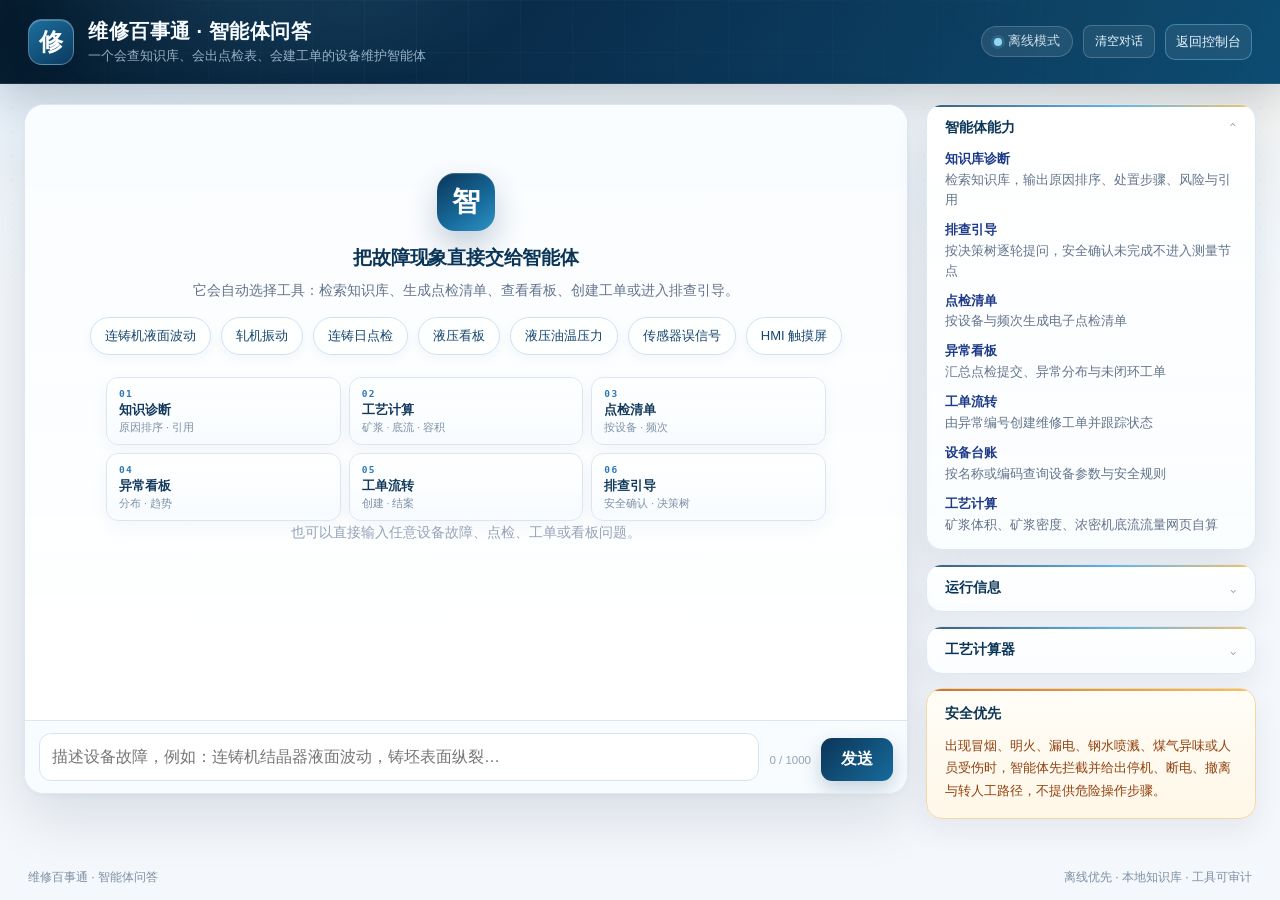
<file: deliverables/维修百事通-智能体问答.html>
<!DOCTYPE html>
<html lang="zh-CN">
<head>
  <meta charset="UTF-8" />
  <meta name="viewport" content="width=device-width, initial-scale=1.0" />
  <title>维修百事通 · 智能体问答（离线版）</title>
  <style id="wxbst-agent-style">
:root {
  --navy: #0f2d5c;
  --navy-2: #1e3a8a;
  --blue: #2563eb;
  --ink: #1f2937;
  --muted: #64748b;
  --line: #e2e8f0;
  --bg: #f4f7fb;
  --card: #ffffff;
  --soft: #eef4ff;
  --green: #15803d;
  --amber: #b45309;
  --red: #b91c1c;
  --radius: 16px;
  --shadow: 0 10px 30px rgba(15, 45, 92, 0.08);
}
* { box-sizing: border-box; }
html, body { margin: 0; padding: 0; }
body {
  font-family: "Microsoft YaHei", "PingFang SC", "Helvetica Neue", Arial, sans-serif;
  color: var(--ink);
  background: linear-gradient(180deg, #edf3fb 0%, var(--bg) 260px);
  min-height: 100vh;
  display: flex;
  flex-direction: column;
}
button, textarea, select { font: inherit; }

.agent-header {
  display: flex;
  align-items: center;
  justify-content: space-between;
  gap: 18px;
  padding: 18px 28px;
  background: rgba(255, 255, 255, 0.94);
  border-bottom: 1px solid var(--line);
  position: sticky;
  top: 0;
  z-index: 20;
  backdrop-filter: blur(10px);
}
.brand { display: flex; align-items: center; gap: 14px; }
.brand-mark {
  width: 46px; height: 46px; border-radius: 14px;
  background: linear-gradient(145deg, var(--navy), #2b5fb3);
  color: #fff; font-weight: 800; font-size: 24px;
  display: flex; align-items: center; justify-content: center;
  box-shadow: 0 6px 16px rgba(15, 45, 92, 0.25);
}
.brand-copy h1 { margin: 0; font-size: 20px; letter-spacing: 0.5px; }
.brand-copy p { margin: 3px 0 0; font-size: 12.5px; color: var(--muted); }
.header-actions { display: flex; align-items: center; gap: 10px; flex-wrap: wrap; }
.mode-badge {
  display: inline-flex; align-items: center; gap: 6px;
  padding: 6px 12px; border-radius: 999px;
  background: #f1f5f9; color: var(--muted); font-size: 12.5px;
}
.mode-badge .dot { width: 8px; height: 8px; border-radius: 50%; background: #94a3b8; }
.mode-badge.online .dot { background: var(--green); }
.mode-badge.offline .dot { background: var(--blue); }
#equipmentSelect {
  max-width: 260px; padding: 8px 12px; border-radius: 10px;
  border: 1px solid var(--line); background: #fff; color: var(--ink);
}
.console-link {
  color: var(--blue); text-decoration: none; font-size: 13px;
  padding: 8px 10px; border-radius: 10px;
}
.console-link:hover { background: var(--soft); }

.agent-layout {
  width: min(1400px, 100%);
  margin: 20px auto 10px;
  padding: 0 24px;
  display: grid;
  grid-template-columns: minmax(0, 1fr) 330px;
  gap: 18px;
  flex: 1;
}
.chat-panel {
  background: var(--card);
  border: 1px solid var(--line);
  border-radius: var(--radius);
  box-shadow: var(--shadow);
  display: flex;
  flex-direction: column;
  min-height: 640px;
  max-height: calc(100vh - 210px);
  overflow: hidden;
}
.chat-body { flex: 1; overflow-y: auto; padding: 22px 24px 8px; }
.chat-empty { text-align: center; padding: 46px 18px 18px; color: var(--muted); }
.empty-icon {
  width: 58px; height: 58px; margin: 0 auto 14px;
  border-radius: 18px; background: linear-gradient(145deg, var(--navy), #2b5fb3);
  color: #fff; font-size: 28px; font-weight: 800;
  display: flex; align-items: center; justify-content: center;
}
.chat-empty h2 { margin: 0 0 8px; color: var(--navy); font-size: 19px; }
.chat-empty p { margin: 0 auto 14px; max-width: 620px; font-size: 13.5px; line-height: 1.8; }
.suggestions { display: flex; flex-wrap: wrap; gap: 10px; justify-content: center; }
.suggestions button {
  border: 1px solid #c7d7f5; background: #f8fbff; color: var(--navy-2);
  padding: 9px 14px; border-radius: 999px; cursor: pointer; font-size: 13px;
}
.suggestions button:hover { background: var(--soft); border-color: var(--blue); }
.empty-hint { margin-top: 24px; font-size: 12px; color: #94a3b8; }

.messages { display: flex; flex-direction: column; gap: 18px; }
.msg { display: flex; gap: 10px; }
.msg.user { flex-direction: row-reverse; }
.msg-avatar {
  width: 34px; height: 34px; border-radius: 11px; flex: 0 0 auto;
  display: flex; align-items: center; justify-content: center;
  font-size: 13px; font-weight: 700; color: #fff; background: var(--navy);
}
.msg.user .msg-avatar { background: #64748b; }
.msg-main { max-width: 88%; }
.msg.user .msg-main { max-width: 78%; }
.bubble {
  padding: 14px 16px; border-radius: 14px; background: #f8fafc;
  border: 1px solid var(--line); line-height: 1.75; font-size: 14px;
}
.msg.user .bubble { background: var(--navy); color: #fff; border-color: var(--navy); }
.bubble p { margin: 0 0 8px; }
.bubble p:last-child { margin-bottom: 0; }
.tool-chips { display: flex; flex-wrap: wrap; gap: 8px; margin: 0 0 10px; }
.tool-chip {
  display: inline-flex; align-items: center; gap: 6px;
  padding: 5px 10px; border-radius: 999px; font-size: 12px;
  background: #eef2ff; color: #3730a3; border: 1px solid #dbe4ff;
}
.tool-chip.ok { background: #ecfdf5; color: #047857; border-color: #c7f0dd; }
.tool-chip.err { background: #fef2f2; color: #b91c1c; border-color: #fecaca; }
.answer-block { margin-top: 12px; }
.answer-block h4 {
  margin: 0 0 8px; font-size: 13px; color: var(--navy);
  display: flex; align-items: center; gap: 8px;
}
.answer-block h4::before {
  content: ""; width: 4px; height: 14px; border-radius: 2px; background: var(--blue);
}
.conclusion { font-size: 14.5px; color: var(--ink); font-weight: 600; margin: 0 0 10px; }
.causes { width: 100%; border-collapse: collapse; font-size: 12.5px; }
.causes th, .causes td { border-bottom: 1px solid var(--line); padding: 8px 9px; text-align: left; vertical-align: top; }
.causes th { background: #f8fafc; color: var(--muted); font-weight: 600; }
.prob { padding: 2px 8px; border-radius: 999px; font-size: 11.5px; font-weight: 700; }
.prob.HIGH { background: #fee2e2; color: #b91c1c; }
.prob.MEDIUM { background: #fef3c7; color: #92400e; }
.prob.LOW { background: #e0f2fe; color: #075985; }
.actions { margin: 0; padding-left: 20px; font-size: 13px; }
.actions li { margin: 0 0 7px; line-height: 1.7; }
.actions .risk { margin-left: 6px; font-size: 11.5px; padding: 1px 7px; border-radius: 999px; background: #fee2e2; color: #b91c1c; }
.actions .risk.LOW { background: #e0f2fe; color: #075985; }
.actions .risk.MEDIUM { background: #fef3c7; color: #92400e; }
.risk-text { margin-top: 8px; font-size: 12.5px; color: #92400e; background: #fffbeb; border: 1px solid #fde68a; padding: 9px 11px; border-radius: 10px; }
.citations { display: flex; flex-wrap: wrap; gap: 8px; margin-top: 10px; }
.citation {
  font-size: 11.5px; padding: 4px 9px; border-radius: 999px; background: #f1f5f9; color: #334155;
}
.guide-question { font-size: 14.5px; font-weight: 600; margin: 4px 0 10px; }
.guide-options { display: flex; flex-wrap: wrap; gap: 8px; }
.guide-options button, .followups button {
  border: 1px solid #c7d7f5; background: #f8fbff; color: var(--navy-2);
  padding: 8px 13px; border-radius: 999px; cursor: pointer; font-size: 12.5px;
}
.guide-options button:hover, .followups button:hover { background: var(--soft); border-color: var(--blue); }
.safety-line { font-size: 12px; color: #92400e; background: #fffbeb; border: 1px solid #fde68a; border-radius: 10px; padding: 8px 10px; margin-top: 8px; }
.checklist-table { width: 100%; border-collapse: collapse; font-size: 12px; }
.checklist-table th, .checklist-table td { border-bottom: 1px solid var(--line); padding: 7px 8px; text-align: left; }
.checklist-table th { background: #f8fafc; color: var(--muted); }
.stat-grid { display: grid; grid-template-columns: repeat(4, 1fr); gap: 10px; margin-top: 6px; }
.stat { background: #f8fafc; border: 1px solid var(--line); border-radius: 12px; padding: 10px; }
.stat b { display: block; font-size: 20px; color: var(--navy); }
.stat span { font-size: 11.5px; color: var(--muted); }
.wo-card { border: 1px solid var(--line); background: #f8fafc; border-radius: 12px; padding: 10px 12px; margin-top: 8px; font-size: 13px; }
.wo-card b { color: var(--navy); }
.followups { display: flex; flex-wrap: wrap; gap: 8px; margin-top: 10px; }

.composer {
  border-top: 1px solid var(--line);
  padding: 12px 14px;
  display: flex; gap: 10px; align-items: flex-end;
  background: #fbfdff;
}
.composer textarea {
  flex: 1; resize: none; border: 1px solid var(--line); border-radius: 12px;
  padding: 11px 12px; min-height: 44px; max-height: 120px; outline: none;
  line-height: 1.5;
}
.composer textarea:focus { border-color: var(--blue); box-shadow: 0 0 0 3px rgba(37, 99, 235, 0.12); }
.composer-actions { display: flex; align-items: center; gap: 10px; }
.char-count { font-size: 11.5px; color: #94a3b8; white-space: nowrap; }
.send-btn {
  border: none; background: var(--navy); color: #fff; border-radius: 11px;
  padding: 11px 20px; cursor: pointer; font-weight: 600;
}
.send-btn:hover { background: var(--navy-2); }
.send-btn:disabled { background: #94a3b8; cursor: not-allowed; }

.side-panel { display: flex; flex-direction: column; gap: 14px; }
.side-card {
  background: var(--card); border: 1px solid var(--line); border-radius: var(--radius);
  padding: 16px 18px; box-shadow: 0 6px 18px rgba(15, 45, 92, 0.05);
}
.side-card h3 { margin: 0 0 12px; font-size: 14px; color: var(--navy); }
.tool-list { list-style: none; margin: 0; padding: 0; display: flex; flex-direction: column; gap: 10px; }
.tool-list li { font-size: 12.5px; line-height: 1.6; }
.tool-list b { display: block; color: var(--navy-2); font-size: 13px; }
.tool-list span { color: var(--muted); }
.meta-list { margin: 0; display: flex; flex-direction: column; gap: 8px; font-size: 12.5px; }
.meta-list div { display: flex; justify-content: space-between; gap: 8px; }
.meta-list dt { color: var(--muted); }
.meta-list dd { margin: 0; color: var(--ink); font-weight: 600; text-align: right; }
.danger-card { background: #fffbf5; border-color: #fde68a; }
.danger-card h3 { color: #92400e; }
.danger-card p { margin: 0; font-size: 12.5px; line-height: 1.8; color: #92400e; }

.agent-footer {
  display: flex; justify-content: space-between; gap: 12px;
  padding: 14px 28px; color: #94a3b8; font-size: 12px;
}

@media (max-width: 980px) {
  .agent-layout { grid-template-columns: 1fr; padding: 0 14px; }
  .chat-panel { max-height: none; min-height: 560px; }
  .side-panel { flex-direction: row; flex-wrap: wrap; }
  .side-card { flex: 1 1 260px; }
  .agent-header { padding: 14px 16px; }
  .brand-copy h1 { font-size: 17px; }
  .brand-copy p { display: none; }
}
@media (max-width: 640px) {
  .agent-layout { padding: 0 10px; }
  .stat-grid { grid-template-columns: repeat(2, 1fr); }
  .msg-main { max-width: 94%; }
  .msg.user .msg-main { max-width: 88%; }
  .header-actions { gap: 6px; }
  #equipmentSelect { max-width: 150px; }
  .console-link { display: none; }
}

/* 嵌入主应用时的紧凑布局 */
body.embedded .agent-header,
body.embedded .agent-footer { display: none !important; }
body.embedded .agent-layout { margin-top: 12px; }
body.embedded .chat-panel { max-height: calc(100vh - 200px); }

/* 结论渐进呈现 */
.conclusion.typing::after {
  content: "▌";
  color: #1f4e9c;
  margin-left: 2px;
  animation: wxbst-blink 0.9s steps(2, start) infinite;
}
.conclusion.typing { cursor: pointer; }
@keyframes wxbst-blink { 50% { opacity: 0; } }

/* 工艺计算器 */
.calc-hint { font-size: 12px; color: #72839a; margin: 0 0 8px; line-height: 1.5; }
.calc-field { display: block; font-size: 12px; color: #5b6b80; margin-bottom: 7px; }
.calc-field span { display: block; margin-bottom: 3px; }
.calc-input { width: 100%; box-sizing: border-box; border: 1px solid #d6e1ef; border-radius: 7px; padding: 6px 8px; font-size: 13px; color: #1f3a5f; background: #fff; }
.calc-btn { width: 100%; margin-top: 4px; }
.calc-result { margin-top: 10px; border-top: 1px dashed #dce6f2; padding-top: 8px; }
.calc-main { font-size: 13px; font-weight: 700; color: #16355f; margin-bottom: 6px; }
.calc-line { font-size: 11.5px; color: #475569; line-height: 1.65; }
.calc-note { font-size: 11px; color: #8494a8; margin-top: 6px; line-height: 1.5; }
.calc-error { font-size: 12px; color: #b42318; }

.clear-chat-btn { border: 1px solid #d6e2f0; background: #fff; color: #405a77; border-radius: 8px; padding: 7px 11px; font-size: 12px; cursor: pointer; }
.clear-chat-btn:hover { background: #f2f7fd; }
@media (max-width: 640px) { .clear-chat-btn { display: none; } }

/* =========================================================
   2026 视觉升级：智能体工作台
   ========================================================= */
body {
  background:
    radial-gradient(1000px 460px at 8% -10%, rgba(96, 165, 220, 0.22), transparent 64%),
    radial-gradient(820px 400px at 100% 0%, rgba(255, 187, 92, 0.10), transparent 62%),
    linear-gradient(180deg, #eef5fb 0%, #f4f7fb 300px);
}
body::before {
  content: "";
  position: fixed; inset: 0; z-index: 0; pointer-events: none;
  background-image: radial-gradient(rgba(18, 75, 124, 0.06) 1px, transparent 1px);
  background-size: 24px 24px;
  mask-image: linear-gradient(180deg, rgba(0,0,0,0.55), transparent 72%);
}
.agent-header, .agent-layout, .agent-footer { position: relative; z-index: 1; }
.agent-header {
  background: linear-gradient(120deg, #061b2d 0%, #0a3050 48%, #0d4c72 100%);
  border-bottom: 1px solid rgba(255,255,255,0.10);
  box-shadow: 0 14px 40px rgba(4, 22, 39, 0.18);
  overflow: hidden;
}
.agent-header::before {
  content: ""; position: absolute; inset: 0; pointer-events: none;
  background:
    radial-gradient(560px 180px at 12% -20%, rgba(93, 187, 235, 0.30), transparent 70%),
    radial-gradient(420px 160px at 96% 0%, rgba(255, 190, 92, 0.14), transparent 70%),
    linear-gradient(rgba(255,255,255,0.035) 1px, transparent 1px),
    linear-gradient(90deg, rgba(255,255,255,0.035) 1px, transparent 1px);
  background-size: auto, auto, 52px 52px, 52px 52px;
  mask-image: linear-gradient(90deg, transparent, rgba(0,0,0,0.8) 30%, transparent 100%);
}
.brand, .header-actions { position: relative; z-index: 2; }
.brand-mark {
  background: linear-gradient(145deg, #1c6f9f, #0b3a5e);
  border: 1px solid rgba(255,255,255,0.28);
  box-shadow: 0 10px 28px rgba(0, 20, 40, 0.34), inset 0 1px 0 rgba(255,255,255,0.22);
}
.brand-copy h1 { color: #f5fbff; }
.brand-copy p { color: rgba(218, 239, 255, 0.68); }
.mode-badge { background: rgba(255,255,255,0.09); border: 1px solid rgba(255,255,255,0.18); color: rgba(235,248,255,0.86); backdrop-filter: blur(10px); }
.mode-badge.online .dot { background: #4ade9d; box-shadow: 0 0 0 3px rgba(74,222,157,0.14); }
.mode-badge.offline .dot { background: #8fd8f7; box-shadow: 0 0 0 3px rgba(143,216,247,0.14); }
#equipmentSelect {
  background: rgba(255,255,255,0.09);
  border-color: rgba(255,255,255,0.20);
  color: #eaf7ff;
  backdrop-filter: blur(8px);
}
#equipmentSelect option { background: #fff; color: #172433; }
.console-link { color: #e9f8ff; border: 1px solid rgba(125,211,252,0.38); background: rgba(255,255,255,0.07); }
.console-link:hover { background: rgba(255,255,255,0.15); }
.clear-chat-btn { color: #e6f7ff; border-color: rgba(255,255,255,0.20); background: rgba(255,255,255,0.07); }
.clear-chat-btn:hover { background: rgba(255,255,255,0.15); }

.agent-layout { margin-top: 20px; }
.chat-panel {
  background: rgba(255,255,255,0.94);
  border-color: #dbe7f3;
  border-radius: 20px;
  box-shadow: 0 22px 60px rgba(8, 32, 55, 0.12), 0 2px 6px rgba(8, 32, 55, 0.04);
  backdrop-filter: blur(10px);
}
.chat-body { background: linear-gradient(180deg, rgba(247,251,255,0.7), rgba(255,255,255,0.2)); }
.empty-icon {
  background: linear-gradient(145deg, #0b3557, #176b9c 60%, #2f93c4);
  box-shadow: 0 14px 30px rgba(12, 54, 91, 0.24), inset 0 1px 0 rgba(255,255,255,0.20);
}
.chat-empty h2 { color: #0b3557; letter-spacing: -0.2px; }
.suggestions button {
  background: rgba(255,255,255,0.78);
  border-color: #cfe1f1;
  color: #16466f;
  box-shadow: 0 4px 12px rgba(15,45,92,0.04);
  transition: transform 0.16s ease, background 0.16s ease, border-color 0.16s ease;
}
.suggestions button:hover { background: #fff; border-color: #2b78b5; transform: translateY(-1px); }
.composer {
  background: rgba(248,252,255,0.92);
  border-top-color: #dbe7f3;
}
.composer textarea { background: #fff; border-color: #d6e4f1; }
.send-btn {
  background: linear-gradient(135deg, #0b3557, #176b9c);
  box-shadow: 0 8px 20px rgba(12,54,91,0.22);
}
.send-btn:hover { background: linear-gradient(135deg, #0d3f66, #1d7caf); }
.side-card {
  background: linear-gradient(180deg, rgba(255,255,255,0.97), rgba(250,253,255,0.94));
  border-color: #dbe7f3;
  border-radius: 16px;
  box-shadow: 0 12px 30px rgba(15, 45, 92, 0.07);
  position: relative;
  overflow: hidden;
}
.side-card::before { content: ""; position: absolute; inset: 0 0 auto 0; height: 2px; background: linear-gradient(90deg, #0b3557, #3ea4d9 58%, #f4b23e); opacity: 0.8; }
.side-card h3 { color: #0b3557; letter-spacing: -0.1px; }
.side-card .calc-btn { background: linear-gradient(135deg, #0b3557, #176b9c); }
.side-card .calc-result { background: #f7fbff; border: 1px solid #e1ecf7; border-radius: 10px; padding: 9px 10px; }
.danger-card { background: linear-gradient(180deg, #fffdf7, #fff7e8); border-color: #f1d8a8; }
.danger-card::before { background: linear-gradient(90deg, #b45309, #f4b23e); }
.agent-footer { color: #7d8fa3; }
@media (max-width: 980px) {
  .agent-header { padding: 14px 16px; }
  .chat-panel { border-radius: 16px; }
}
@media (prefers-reduced-motion: reduce) {
  *, *::before, *::after { animation-duration: 0.001ms !important; animation-iteration-count: 1 !important; transition-duration: 0.001ms !important; }
}

/* 高级细节：智能体能力矩阵 */
.capability-strip {
  display: grid;
  grid-template-columns: repeat(3, minmax(0, 1fr));
  gap: 8px;
  max-width: 720px;
  margin: 22px auto 0;
  text-align: left;
}
.capability-item {
  display: flex;
  flex-direction: column;
  padding: 10px 12px 9px;
  border: 1px solid #dae7f3;
  border-radius: 12px;
  background: linear-gradient(180deg, rgba(255,255,255,0.86), rgba(246,251,255,0.72));
  box-shadow: 0 6px 18px rgba(15,45,92,0.045);
  transition: transform 0.18s ease, border-color 0.18s ease, box-shadow 0.18s ease;
}
.capability-item:hover { transform: translateY(-2px); border-color: #a9cbe2; box-shadow: 0 12px 24px rgba(15,45,92,0.08); }
.capability-item b { font-family: "SFMono-Regular", Consolas, monospace; font-size: 9.5px; font-weight: 700; color: #2b78b5; letter-spacing: 1.4px; }
.capability-item span { margin-top: 3px; font-size: 12.5px; font-weight: 700; color: #12395c; }
.capability-item em { margin-top: 2px; font-style: normal; font-size: 10.5px; color: #7d90a5; }
@media (max-width: 640px) { .capability-strip { grid-template-columns: repeat(2, minmax(0, 1fr)); } }

/* 嵌入控制台时让对话区贴满 iframe，输入框始终在视口内 */
body.embedded { height: 100vh; min-height: 0; overflow: hidden; }
body.embedded .agent-layout {
  flex: 1 1 auto;
  height: auto;
  min-height: 0;
  margin: 6px auto;
  align-items: stretch;
  overflow: hidden;
}
body.embedded .chat-panel {
  height: 100%;
  max-height: none;
  min-height: 0;
}
body.embedded .side-panel { height: 100%; max-height: 100%; overflow-y: auto; }

/* 右侧三个模块：手风琴依次展开 */
.accordion { padding-top: 14px; padding-bottom: 14px; }
.accordion-head {
  display: flex;
  align-items: center;
  justify-content: space-between;
  gap: 10px;
  width: 100%;
  padding: 0;
  border: 0;
  background: transparent;
  color: #0b3557;
  cursor: pointer;
  text-align: left;
}
.accordion-title { font-size: 14px; font-weight: 700; letter-spacing: -0.1px; }
.accordion-chevron { font-size: 15px; color: #6c87a1; transition: transform 0.2s ease; line-height: 1; }
.accordion.is-open .accordion-chevron { transform: rotate(180deg); }
.accordion-body { padding-top: 12px; animation: accordionIn 0.18s ease; }
.accordion:not(.is-open) .accordion-body { display: none; }
@keyframes accordionIn { from { opacity: 0; transform: translateY(-3px); } to { opacity: 1; transform: none; } }
.accordion.is-open { box-shadow: 0 16px 36px rgba(15, 45, 92, 0.10); }

/* 问答不需要选择设备；设备从问题中自动识别 */
#equipmentSelect { display: none !important; }

</style>
  <meta name="wxbst-build" content="agent-offline-single-file" />
</head>
<body>
  <header class="agent-header">
    <div class="brand">
      <div class="brand-mark">修</div>
      <div class="brand-copy">
        <h1>维修百事通 · 智能体问答</h1>
        <p>一个会查知识库、会出点检表、会建工单的设备维护智能体</p>
      </div>
    </div>
    <div class="header-actions">
      <span class="mode-badge" id="modeBadge"><span class="dot"></span><span id="modeText">连接中</span></span>
      <button class="clear-chat-btn" id="clearChatBtn" type="button">清空对话</button>
      <select id="equipmentSelect" aria-label="当前设备"></select>
      <a class="console-link" href="./维修百事通-离线演示.html">返回控制台</a>
    </div>
  </header>

  <main class="agent-layout">
    <section class="chat-panel">
      <div class="chat-body" id="chatBody">
        <div class="chat-empty" id="chatEmpty">
          <div class="empty-icon">智</div>
          <h2>把故障现象直接交给智能体</h2>
          <p>它会自动选择工具：检索知识库、生成点检清单、查看看板、创建工单或进入排查引导。</p>
          <div class="suggestions" id="suggestions">
            <button type="button" data-prompt="连铸机结晶器液面老是波动，铸坯表面都乱了，什么原因？">连铸机液面波动</button>
            <button type="button" data-prompt="精轧机 F3 轧制时振动大，板面有振痕">轧机振动</button>
            <button type="button" data-prompt="板坯连铸机日点检要做哪些项目？">连铸日点检</button>
            <button type="button" data-prompt="AGC 液压站压力波动，带我看一下异常看板">液压看板</button>
            <button type="button" data-prompt="液压站油温过高、压力不稳，维修排查思路是什么？">液压油温压力</button>
            <button type="button" data-prompt="冶金现场接近开关、光电传感器经常误信号，怎么检修？">传感器误信号</button>
            <button type="button" data-prompt="HMI 触摸屏画面卡顿、无显示、触摸失灵怎么维修？">HMI 触摸屏</button>
          </div>
          <div class="capability-strip">
            <div class="capability-item"><b>01</b><span>知识诊断</span><em>原因排序 · 引用</em></div>
            <div class="capability-item"><b>02</b><span>工艺计算</span><em>矿浆 · 底流 · 容积</em></div>
            <div class="capability-item"><b>03</b><span>点检清单</span><em>按设备 · 频次</em></div>
            <div class="capability-item"><b>04</b><span>异常看板</span><em>分布 · 趋势</em></div>
            <div class="capability-item"><b>05</b><span>工单流转</span><em>创建 · 结案</em></div>
            <div class="capability-item"><b>06</b><span>排查引导</span><em>安全确认 · 决策树</em></div>
          </div>
          <p class="empty-hint">也可以直接输入任意设备故障、点检、工单或看板问题。</p>
        </div>
        <div class="messages" id="messages" aria-live="polite" aria-relevant="additions text"></div>
      </div>
      <form class="composer" id="chatForm" autocomplete="off">
        <textarea id="chatInput" rows="1" maxlength="1000" aria-label="描述设备故障或维护问题" placeholder="描述设备故障，例如：连铸机结晶器液面波动，铸坯表面纵裂…"></textarea>
        <div class="composer-actions">
          <span class="char-count" id="charCount">0 / 1000</span>
          <button class="send-btn" id="sendBtn" type="submit">发送</button>
        </div>
      </form>
    </section>

    <aside class="side-panel" aria-label="智能体侧栏">
      <section class="side-card accordion is-open" data-accordion>
        <button class="accordion-head" type="button" aria-expanded="true">
          <span class="accordion-title">智能体能力</span><span class="accordion-chevron" aria-hidden="true">⌄</span>
        </button>
        <div class="accordion-body">
          <ul class="tool-list" id="toolList"></ul>
        </div>
      </section>
      <section class="side-card accordion" data-accordion>
        <button class="accordion-head" type="button" aria-expanded="false">
          <span class="accordion-title">运行信息</span><span class="accordion-chevron" aria-hidden="true">⌄</span>
        </button>
        <div class="accordion-body">
          <dl class="meta-list">
            <div><dt>会话</dt><dd id="sessionMeta">—</dd></div>
            <div><dt>模式</dt><dd id="runMode">—</dd></div>
            <div><dt>知识库</dt><dd id="kbMeta">—</dd></div>
            <div><dt>工具调用</dt><dd id="toolCount">0 次</dd></div>
          </dl>
        </div>
      </section>
      <section class="side-card calc-card accordion" data-accordion>
        <button class="accordion-head" type="button" aria-expanded="false">
          <span class="accordion-title">工艺计算器</span><span class="accordion-chevron" aria-hidden="true">⌄</span>
        </button>
        <div class="accordion-body">
          <p class="calc-hint">矿浆体积 / 矿浆密度 / 浓密机底流，输入后即时计算</p>
          <label class="calc-field"><span>计算类型</span>
            <select id="calcType">
              <option value="volume">矿浆体积（m³/h）</option>
              <option value="density">矿浆密度（t/m³）</option>
              <option value="underflow">浓密机底流流量</option>
            </select>
          </label>
          <div id="calcFields"></div>
          <button class="btn btn-primary btn-sm calc-btn" id="calcBtn" type="button">计算</button>
          <div class="calc-result" id="calcResult" hidden></div>
        </div>
      </section>
      <section class="side-card danger-card">
        <h3>安全优先</h3>
        <p>出现冒烟、明火、漏电、钢水喷溅、煤气异味或人员受伤时，智能体先拦截并给出停机、断电、撤离与转人工路径，不提供危险操作步骤。</p>
      </section>
    </aside>
  </main>

  <footer class="agent-footer">
    <span>维修百事通 · 智能体问答</span>
    <span>离线优先 · 本地知识库 · 工具可审计</span>
  </footer>

  <script id="wxbst-data" type="application/json">{"meta":{"app":"维修百事通","file":"维修百事通-智能体问答.html","mode":"agent-offline-single-file","generatedAt":"2026-11-03T05:54:33.807Z"},"equipment":[{"equipmentCode":"EQ-TR01-0001","name":"数控车床 CK6140","category":"LATHE","location":"实训楼 A101 车工区","brand":"大连机床","specs":{"最大回转直径":"400 mm","主轴转速":"50–2000 r/min","主轴电机功率":"5.5 kW","重复定位精度":"0.01 mm","刀架工位":"4 工位"},"commonFaults":["主轴异响","加工尺寸超差","刀架不动作"],"safetyRules":["运行中禁止打开防护门","打开主轴箱前必须断电挂牌上锁","卡盘未停稳禁止触碰工件与卡爪"]},{"equipmentCode":"EQ-TR02-0002","name":"立式加工中心 VMC850","category":"MILL","location":"实训楼 A102 铣削区","brand":"沈阳机床","specs":{"主轴最高转速":"8000 r/min","工作台尺寸":"1000×500 mm","刀库容量":"24 把（斗笠式）","集中润滑压力":"2.0–2.5 MPa","气源压力":"0.5–0.7 MPa","冷却液温度":"18–25 ℃"},"commonFaults":["刀库乱刀","ALM-750 主轴过载","ALM-1027 润滑压力低"],"safetyRules":["换刀过程中禁止将手伸入刀库","拆刀前确认主轴停止并断电","气路检修前泄压至 0 MPa"]},{"equipmentCode":"EQ-TR03-0003","name":"FDM 3D 打印机","category":"PRN","location":"实训楼 A201 增材制造室","brand":"创想三维","specs":{"成型尺寸":"220×220×250 mm","喷嘴直径":"0.4 mm","层高":"0.1–0.3 mm","喷头最高温度":"260 ℃","热床最高温度":"100 ℃","耗材直径":"1.75±0.05 mm"},"commonFaults":["堵头不出丝","拉丝渗漏","层错位"],"safetyRules":["喷头 200 ℃ 以上禁止徒手触碰","取件须待热床降至 40 ℃ 以下","拆喷嘴前断电并待冷却至 60 ℃ 以下"]},{"equipmentCode":"EQ-TR04-0004","name":"光纤激光切割机 1000W","category":"LSR","location":"实训楼 B103 激光切割区","brand":"大族激光","specs":{"激光功率":"1000 W","激光波长":"1064 nm","加工幅面":"1500×3000 mm","碳钢切割厚度":"≤6 mm","辅助气压":"0.8–1.2 MPa","冷却水温度":"20–25 ℃"},"commonFaults":["不出光","切割挂渣","保护镜片污染"],"safetyRules":["运行中禁止打开防护门与切割头护罩","检修前断电挂牌上锁并等待 5 min 电容放电","进入激光区须佩戴 1064 nm 护目镜"]},{"equipmentCode":"EQ-TR05-0005","name":"螺杆空压机 7.5 kW","category":"CMP","location":"动力站 B01","brand":"柳州富达","specs":{"排气压力":"0.8 MPa","排气量":"1.2 m³/min","电机功率":"7.5 kW","排气温度报警":"105 ℃","油位视窗":"1/2–2/3","空滤压差":"≤0.008 MPa"},"commonFaults":["排气温度高","压力上不去","油位低与油乳化"],"safetyRules":["检修前停机断电挂牌并泄压至 0 MPa","带压部件禁止拆卸","高温部件待冷却至 40 ℃ 以下再作业"]},{"equipmentCode":"EQ-TR06-0006","name":"三相异步电机 Y2-132M-4","category":"MOT","location":"总装实训线 C01","brand":"卧龙电气","specs":{"额定功率":"7.5 kW","额定转速":"1440 r/min","额定电压":"380 V","额定电流":"15.4 A","绝缘等级":"F 级","防护等级":"IP55"},"commonFaults":["轴承异响","电机过热","绝缘电阻低"],"safetyRules":["接线与拆检前必须断电验电并挂牌上锁","运行中禁止触碰风罩与联轴器","吊运与拆装须教师在场"]},{"equipmentCode":"EQ-TR07-0007","name":"GGD 低压配电柜","category":"PWR","location":"配电室 D01","brand":"正泰电器","specs":{"进线电压":"400 V","额定电流":"250 A","柜内温度":"≤40 ℃","母排温升":"≤70 K","出线回路":"8 路"},"commonFaults":["断路器跳闸","端子过热","焦糊异味"],"safetyRules":["操作前验电并挂牌上锁","禁止带负荷拉合隔离开关","带电检查须教师与安全员在场并保持安全距离"]},{"equipmentCode":"EQ-MT01-0001","name":"板坯连铸机 CCM-1200","category":"CCM","location":"冶金实训中心 连铸区","brand":"中冶重工","specs":{"铸坯断面":"1500×230 mm","拉速":"0.8–1.6 m/min","结晶器长度":"800 mm","振动频率":"60–300 次/min","二冷段":"3 段","中间包容量":"25 t"},"commonFaults":["结晶器液面波动","铸坯表面纵裂","漏钢预警"],"safetyRules":["进入连铸平台必须穿阻燃服、戴防护面罩","平台与结晶器区域禁止积水","漏钢报警立即撤离并通知调度"],"aliases":["连铸机","板坯连铸机","CCM-1200"]},{"equipmentCode":"EQ-MT02-0002","name":"步进梁式加热炉 FUR-120","category":"FUR","location":"冶金实训中心 加热炉区","brand":"中冶赛迪","specs":{"炉温":"1150–1250 ℃","有效炉长":"18 m","烧嘴数量":"12 个","炉压":"-20～+10 Pa","热电偶":"K 型 12 支"},"commonFaults":["炉温不均","炉压异常","热电偶测温偏差"],"safetyRules":["炉门开启前确认燃气切断并吹扫","高温区域禁止停留，必须佩戴隔热手套","煤气区域作业前检测 CO 浓度"],"aliases":["加热炉","步进加热炉","FUR-120"]},{"equipmentCode":"EQ-MT03-0003","name":"四辊热连轧精轧机 ROL-F3","category":"ROL","location":"冶金实训中心 轧制区","brand":"二重装备","specs":{"工作辊":"φ600×1500 mm","支承辊":"φ1400 mm","最大轧制力":"3000 t","最高轧速":"12 m/s","AGC 压力":"25 MPa"},"commonFaults":["轧机振动","板形不良","AGC 位置偏差","厚薄不均","轧线停机"],"safetyRules":["换辊与检修必须停机、断电、挂牌上锁","轧机安全销锁定后方可进入","严禁在轧辊之间伸手或跨越"],"aliases":["精轧机","热连轧","F3","ROL-F3"]},{"equipmentCode":"EQ-MT04-0004","name":"布袋除尘主风机 FAN-315","category":"FAN","location":"冶金实训中心 除尘间","brand":"陕鼓","specs":{"风量":"120000 m³/h","全压":"6.5 kPa","电机功率":"315 kW","转速":"1480 r/min","滤袋数量":"480 条"},"commonFaults":["风机振动","风量不足","轴承温度高"],"safetyRules":["停机后叶轮惰走超过 3 min 方可靠近","检修必须断电挂牌上锁","除尘间禁止明火，防止粉尘爆炸"],"aliases":["除尘风机","主风机","FAN-315"]},{"equipmentCode":"EQ-MT05-0005","name":"精轧 AGC 液压站 HYD-63","category":"HYD","location":"冶金实训中心 轧机液压间","brand":"力士乐","specs":{"系统压力":"25 MPa","流量":"200 L/min","油箱容积":"2000 L","蓄能器氮气压力":"16 MPa","过滤精度":"10 μm"},"commonFaults":["压力波动","油温高","液压缸爬行"],"safetyRules":["拆管前必须泄压至 0 并确认表压归零","蓄能器充氮必须使用专用工具","高压油喷溅可致穿透伤，检查时不得正对管口"],"aliases":["液压站","AGC液压站","HYD-63"]},{"equipmentCode":"EQ-MT06-0006","name":"50t 交流电弧炉 EAF-50","category":"EAF","location":"冶金实训中心 炼钢区","brand":"西安电炉所","specs":{"炉壳直径":"6.2 m","变压器容量":"40 MVA","电极直径":"450 mm","冶炼周期":"55 min","出钢量":"50 t"},"commonFaults":["电极消耗异常","炉衬热点","短网过热"],"safetyRules":["炉前地面必须干燥，严禁积水","加料、出钢时必须撤离炉前区域","煤气回收系统检测合格后方可作业"],"aliases":["电弧炉","电炉","EAF-50"]},{"equipmentCode":"EQ-MT07-0007","name":"溢流型球磨机 MQY-2136","category":"BAL","location":"冶金实训中心 磨矿车间","brand":"中信重工","specs":{"筒体直径":"2.1 m","筒体长度":"3.6 m","有效容积":"11.6 m³","最大装球量":"20 t","工作转速":"21.5 r/min","电机功率":"210 kW"},"commonFaults":["处理量下降","填充率异常","转速选择","衬板磨损"],"safetyRules":["磨机未停稳禁止打开人孔门","进入筒体检修必须断电挂牌上锁并确认无残余转动","加球作业防止钢球滚落砸伤"]},{"equipmentCode":"EQ-MT08-0008","name":"φ4.0×60m 回转窑 KIL-4006","category":"KIL","location":"冶金实训中心 窑炉车间","brand":"中材装备","specs":{"筒体直径":"4.0 m","筒体长度":"60 m","斜度":"3.5%","转速":"0.4–1.5 r/min","设计产能":"2500 t/d","燃烧器":"四通道煤粉/燃气燃烧器"},"commonFaults":["产能不匹配","斜度转速异常","燃烧器选型","窑内结圈"],"safetyRules":["窑体转动区域禁止靠近与跨越","停窑检修必须断电挂牌上锁并确认窑体冷却","燃烧器点火前必须吹扫并检测燃气泄漏"]},{"equipmentCode":"EQ-MT09-0009","name":"高效浓密机 NXZ-15","category":"THK","location":"冶金实训中心 选矿车间","brand":"中冶重工","specs":{"直径":"15 m","沉降面积":"176.7 m²","池深":"4.5 m","处理量":"500–800 m³/h","底流浓度":"55–65%","耙架驱动":"液压/电机驱动，带扭矩保护"},"commonFaults":["沉降面积不足","底流浓度波动","溢流跑浑","压耙"],"safetyRules":["进入浓密机池内必须停机断电挂牌上锁并检测有毒有害气体","严禁在耙架运行或未停稳时下池","絮凝剂配制区防滑、防止药剂入眼"]}],"knowledge":[{"id":"KB-LATHE-0001","title":"数控车床主轴异响（前轴承磨损）","equipmentCategory":"LATHE","equipmentCodes":["EQ-TR01-0001"],"symptom":"主轴旋转时发出连续「咔啦」异响，转速越高越明显，停机后立即消失，主轴箱温度偏高","symptomKeywords":["主轴异响","咔啦","车床","主轴箱"],"causes":[{"rootCause":"主轴前轴承滚道剥落或游隙过大","probability":"HIGH","basis":"异响随转速升高而加剧、停机即消失，符合滚动轴承故障特征","verifyMethod":"断电挂牌后手动盘车，听前轴承处是否有周期性咔哒声；百分表测主轴径向跳动应 ≤0.01 mm"},{"rootCause":"主轴箱润滑不足（油位低或油泵不供油）","probability":"MEDIUM","basis":"油位低于油标 1/2 时轴承干摩擦，温度与噪声同时上升","verifyMethod":"查油位是否在油标 1/2–2/3；点动油泵观察回油是否连续"},{"rootCause":"主轴皮带松弛或皮带轮偏摆","probability":"MEDIUM","basis":"皮带打滑多为「吱吱」声，且出现在变速或重切削瞬间","verifyMethod":"按压皮带测挠度，应 ≤10 mm；目视皮带轮端面跳动 ≤0.1 mm"},{"rootCause":"卡盘或工件动平衡不良","probability":"LOW","basis":"异响随装夹工件变化，卸下卡盘空转时正常","verifyMethod":"卸卡盘空运转对比；检查卡盘联接止口是否有铁屑"}],"checks":[{"step":"断电挂牌上锁后打开主轴箱盖，在卡盘处手动盘车正反各 3 圈","criterion":"转动顺畅无卡滞、无周期性金属摩擦声"},{"step":"百分表触主轴锥孔外圆，低速盘车测径向跳动与轴向窜动","criterion":"径向跳动 ≤0.01 mm，轴向窜动 ≤0.01 mm"},{"step":"查主轴箱油位并点动油泵","criterion":"油位在油标 1/2–2/3，回油连续"}],"actions":["立即停机，断电、挂牌上锁，待主轴完全停止并确认卡盘无转动","报告实训教师，禁止学生自行拆卸主轴或打开主轴箱盖","教师在场时复测径向跳动，记录异响出现的最低转速与声级","确认轴承损坏后由维修人员按备件表更换同型号轴承，拆装时支撑主轴防止坠落","更换后空运转 30 min，轴承温度 ≤60 ℃、振动 ≤2.8 mm/s，再试切验证"],"risk":"主轴未停稳严禁触碰卡盘与工件；拆主轴须教师在场并可靠支撑；试车时防护门必须关闭","source":{"type":"TEACHER_INTERVIEW","title":"王老师口述 2026-09-18","locator":"访谈录音 03:12-06:40（整理稿第 2 页）"},"reviewer":"实训室管理员","approvedAt":"2026-10-08","effectiveFrom":"2026-10-08","securityCritical":false,"tags":["车床","主轴","异响","轴承"]},{"id":"KB-LATHE-0002","title":"数控车床加工尺寸超差（X 向重复定位差）","equipmentCategory":"LATHE","equipmentCodes":["EQ-TR01-0001"],"symptom":"同一程序、同一刀补加工的外圆直径散差 0.03–0.05 mm，批量件尺寸忽大忽小","symptomKeywords":["尺寸超差","外圆","重复定位","车床"],"causes":[{"rootCause":"X 轴丝杠反向间隙或重复定位精度下降","probability":"HIGH","basis":"同程序连续加工直径单向漂移，且反向进刀后偏差最大","verifyMethod":"千分表顶刀架 X 向基准，正向/反向各走 0.01 mm 步距测重复定位，误差应 ≤0.01 mm"},{"rootCause":"刀架未锁紧或刀具磨损、刀尖崩刃","probability":"MEDIUM","basis":"超差伴随加工表面粗糙度变差，刀尖有亮点","verifyMethod":"停机检查后刀面磨损应 ≤0.2 mm；换刀后试切 3 件对比"},{"rootCause":"工件装夹悬伸过长或卡爪磨损导致让刀","probability":"MEDIUM","basis":"靠近卡盘端尺寸合格、悬伸端偏大","verifyMethod":"测工件悬伸应 ≤3 倍直径；卡爪磨损 ≤0.5 mm"},{"rootCause":"刀补输入错误或刀尖圆弧半径不匹配","probability":"LOW","basis":"首件即超差且方向固定，修改刀补后恢复","verifyMethod":"核对刀补值与刀片圆弧半径 R0.4/R0.8 是否一致"}],"checks":[{"step":"用同一程序、同一刀补试切 3 件，测外圆直径","criterion":"3 件直径散差 ≤0.01 mm，且都在图纸公差 ±0.02 mm 内"},{"step":"千分表测 X 向反向间隙与重复定位","criterion":"反向间隙 ≤0.01 mm，重复定位误差 ≤0.01 mm"},{"step":"检查刀具后刀面磨损与刀尖","criterion":"后刀面磨损 ≤0.2 mm，无崩刃"}],"actions":["停机，断电挂牌上锁，记录超差方向、量值与对应程序段号","核对刀补表与刀片圆弧半径，修正后重切首件","检查卡爪与工件悬伸，超长时改用尾座顶尖或缩短悬伸","反向间隙超差时由维修人员调整丝杠预紧，学生不得自行拆防护罩","恢复后执行首件三检：操作者自检、班组互检、教师专检，合格后连续加工"],"risk":"测量须待主轴停止、工件冷却至室温；调整丝杠前必须断电挂牌，防止误启动","source":{"type":"TEACHER_INTERVIEW","title":"王老师口述 2026-09-18","locator":"访谈录音 12:05-15:30（整理稿第 3 页）"},"reviewer":"实训室管理员","approvedAt":"2026-10-08","effectiveFrom":"2026-10-08","securityCritical":false,"tags":["车床","尺寸","丝杠","刀补"]},{"id":"KB-LATHE-0003","title":"数控车床刀架不动作（发信盘与刀架电机）","equipmentCategory":"LATHE","equipmentCodes":["EQ-TR01-0001"],"symptom":"指令换刀后刀架不转或转不到位，面板显示刀架报警，手动换刀也无动作","symptomKeywords":["刀架","不换刀","刀位","报警"],"causes":[{"rootCause":"发信盘油污或霍尔元件位置偏移，刀位信号丢失","probability":"HIGH","basis":"刀架转动但面板刀位号不跳变，或反复报警同一刀位","verifyMethod":"断电后拆发信盘罩，清洁油污并测霍尔与发信盘间隙，应为 0.5–1.0 mm"},{"rootCause":"刀架电机碳刷磨损或绕组烧损","probability":"MEDIUM","basis":"换刀时电机有嗡嗡声但不转，电机温升明显","verifyMethod":"万用表测电机三相直流电阻，三相偏差应 ≤5%；检查碳刷长度 ≥8 mm"},{"rootCause":"蜗轮蜗杆缺油或铁屑卡死","probability":"MEDIUM","basis":"手动盘刀架手感沉重、有涩点，伴随异响","verifyMethod":"断电后手动盘刀架，应转动顺畅无卡死"},{"rootCause":"控制回路断路器跳闸或接触器触头烧蚀","probability":"LOW","basis":"刀架完全无动作，控制柜内对应断路器脱扣","verifyMethod":"查控制回路断路器与接触器触头，触头烧蚀面积 \u003e1 mm² 即更换"}],"checks":[{"step":"断电挂牌后手动盘动刀架","criterion":"转动顺畅、无卡死与异响"},{"step":"万用表测刀架电机三相直流电阻","criterion":"三相偏差 ≤5%，无断路"},{"step":"清洁发信盘并测霍尔间隙","criterion":"间隙 0.5–1.0 mm，发信盘无油污、无变形"}],"actions":["停机，断电、挂牌上锁，记录报警刀位号与面板显示","清理刀架内铁屑，向蜗轮蜗杆补加锂基润滑脂","清洁发信盘与霍尔元件，调整间隙至 0.5–1.0 mm","更换霍尔元件或电机后，重新对刀位并空载换刀 10 次确认","仍不动作时由维修人员查控制回路，禁止学生带电测量"],"risk":"刀架转动时禁止伸手；拆发信盘前必须断电，防止刀架误动作夹伤","source":{"type":"TEACHER_INTERVIEW","title":"王老师口述 2026-09-18","locator":"访谈录音 16:10-18:40（整理稿第 4 页）"},"reviewer":"实训室管理员","approvedAt":"2026-10-09","effectiveFrom":"2026-10-09","securityCritical":false,"tags":["车床","刀架","霍尔元件","换刀"]},{"id":"KB-MILL-0004","title":"加工中心刀库乱刀（计数开关信号漂移）","equipmentCategory":"MILL","equipmentCodes":["EQ-TR02-0002"],"symptom":"换刀后刀号与刀套号不对应，T 指令取错刀，偶发换刀中断并停在半程","symptomKeywords":["刀库","乱刀","刀号","换刀"],"causes":[{"rootCause":"刀库计数或接近开关沾铁屑、间隙变大导致丢位","probability":"HIGH","basis":"手动逐位转刀库时个别刀位不停准，面板刀号跳号","verifyMethod":"断电后清洁开关，塞尺测开关与感应块间隙，应为 0.5–1.0 mm；逐位转刀库核对 24 位"},{"rootCause":"换刀气压不足（\u003c0.5 MPa）导致刀臂动作不到位","probability":"MEDIUM","basis":"换刀动作慢、伴随气动排气声弱，气压表低于 0.5 MPa","verifyMethod":"测气源压力应 0.5–0.7 MPa；查过滤减压阀与气管是否折弯"},{"rootCause":"刀套定位销磨损、刀臂有异物或机械损伤","probability":"MEDIUM","basis":"固定刀位总差 1–2 个刀套，目视可见定位销磨损或铁屑","verifyMethod":"目视刀套、刀臂与定位销，手动转刀库应无卡滞"},{"rootCause":"刀套表被误改或换刀宏参数错误","probability":"LOW","basis":"故障发生在参数修改或程序传输之后，错位规律固定","verifyMethod":"比对刀套表与程序 T 指令，核对换刀宏参数"}],"checks":[{"step":"手动模式逐位转刀库 24 位，核对面板刀号与实际刀套号","criterion":"每步停准，24 位刀号与刀套号完全一致"},{"step":"测换刀气压并观察刀臂动作","criterion":"气压 0.5–0.7 MPa，刀臂动作到位无爬行"},{"step":"目视刀套、定位销、刀臂","criterion":"无裂纹、无铁屑、定位销磨损 ≤0.5 mm"}],"actions":["立即停止换刀，按急停，断电、挂牌上锁，确认主轴停止、刀库门关闭","记录错位刀号与发生时的程序段，禁止直接改刀套表掩盖问题","清洁计数/接近开关并测间隙至 0.5–1.0 mm，逐位转刀库复核","气压不足时查气源与过滤减压阀，泄压后处理管路","重排刀套表并对刀，空载换刀 20 次无中断后方可加工"],"risk":"换刀过程中禁止将手伸入刀库；核对刀号须在手动、主轴停止、断电挂牌状态下进行","source":{"type":"TEACHER_INTERVIEW","title":"李老师口述 2026-09-22","locator":"访谈录音 05:20-08:10（整理稿第 2 页）"},"reviewer":"实训室管理员","approvedAt":"2026-10-10","effectiveFrom":"2026-10-10","securityCritical":false,"tags":["加工中心","刀库","乱刀","接近开关"]},{"id":"KB-MILL-0005","title":"加工中心主轴报警 ALM-750（主轴过载）","equipmentCategory":"MILL","equipmentCodes":["EQ-TR02-0002"],"symptom":"加工中报 ALM-750 主轴过载并停转，复位后可短时恢复，重切削时重复出现","symptomKeywords":["ALM-750","主轴过载","报警","加工中心"],"causes":[{"rootCause":"切削参数过大（切深 \u003e2 mm 或进给 \u003e0.2 mm/r）","probability":"HIGH","basis":"报警集中在粗加工段，轻切削时负载表 ≤40%","verifyMethod":"空载 500→8000 r/min 逐级升速，负载表应 ≤30%；对比报警段切深与进给"},{"rootCause":"刀具严重磨损或崩刃导致切削力上升","probability":"MEDIUM","basis":"报警前加工表面粗糙、切削声变闷","verifyMethod":"停机检查后刀面磨损应 ≤0.2 mm，刀尖无崩刃"},{"rootCause":"主轴机械卡滞或轴承损伤","probability":"MEDIUM","basis":"报警在低速也出现，盘车有涩点","verifyMethod":"断电盘车应顺畅；百分表测径向跳动 ≤0.01 mm"},{"rootCause":"主轴驱动器参数漂移或编码器反馈异常","probability":"LOW","basis":"空载也报过载，驱动器历史报警含过流","verifyMethod":"查驱动器报警历史与三相输入电压 380 V±10%"}],"checks":[{"step":"空载主轴 500→8000 r/min 逐级升速，观察负载表","criterion":"各级负载 ≤30%，无异响、无报警"},{"step":"断电挂牌后手动盘车并测主轴径向跳动","criterion":"盘车顺畅无卡滞，径向跳动 ≤0.01 mm"},{"step":"查驱动器历史报警与三相输入电压","criterion":"无过流历史；三相 380 V±10%，无缺相"}],"actions":["按急停，断电、挂牌上锁，确认主轴完全停止、刀具离开工件","将切深降至 ≤1 mm、进给降至 ≤0.15 mm/r，轻切削试切验证","刃磨或更换刀具，检查刀柄锥面与拉钉","盘车卡滞或空载仍报警时由维修人员检查主轴与驱动器，禁止屏蔽报警","复位后空运转 10 min，负载正常再逐步恢复参数"],"risk":"主轴未停稳禁止开防护门；拆刀须确认主轴停止并断电；禁止短接或屏蔽过载报警","source":{"type":"TEACHER_INTERVIEW","title":"李老师口述 2026-09-22","locator":"访谈录音 09:45-12:30（整理稿第 3 页）"},"reviewer":"实训室管理员","approvedAt":"2026-10-10","effectiveFrom":"2026-10-10","securityCritical":false,"tags":["加工中心","主轴","过载","ALM-750"]},{"id":"KB-MILL-0006","title":"加工中心润滑压力低 ALM-1027","equipmentCategory":"MILL","equipmentCodes":["EQ-TR02-0002"],"symptom":"面板报 ALM-1027，集中润滑压力表低于 2.0 MPa，导轨面出现干摩擦痕迹","symptomKeywords":["ALM-1027","润滑","压力低","导轨"],"causes":[{"rootCause":"润滑油箱油位低或吸油滤网堵塞","probability":"HIGH","basis":"压力表缓慢下降，油箱油位低于 1/2，滤网有油泥","verifyMethod":"看油位应 1/2–2/3；拆吸油滤网检查堵塞"},{"rootCause":"润滑泵失效或压力开关漂移","probability":"MEDIUM","basis":"泵运转但压力不建立，或压力表与面板显示不一致","verifyMethod":"点动润滑泵 30 s，压力应 ≥2.0 MPa；用标准表比对压力开关"},{"rootCause":"管路接头渗漏或分配器堵塞","probability":"MEDIUM","basis":"泵站附近有油迹，个别导轨面无油膜","verifyMethod":"目视管路接头；点动泵观察各分配器出油"},{"rootCause":"油品黏度不符（冬季误用高黏度油）","probability":"LOW","basis":"环境温度低时压力升高后报警，夏季正常","verifyMethod":"核对油品牌号，应为 32# 导轨油"}],"checks":[{"step":"查油位与油色，点动润滑泵 30 s 看压力","criterion":"油位 1/2–2/3，压力 2.0–2.5 MPa"},{"step":"目视各导轨面与分配器","criterion":"导轨面有连续油膜，分配器逐点出油"},{"step":"查管路接头与压力开关","criterion":"无渗漏，面板压力与机械表偏差 ≤0.1 MPa"}],"actions":["停机，断电、挂牌上锁，待各轴停止","补 32# 导轨油至油标 2/3，清洗吸油滤网","点动润滑泵建立压力，逐个检查分配器出油","压力仍低于 2.0 MPa 时更换润滑泵或压力开关，由维修人员操作","手动润滑各轴后低速运行，确认无干摩擦异响再加工"],"risk":"补油与清洗滤网须断电；高压油管接头禁止带压拆卸；地面油污及时清理防滑倒","source":{"type":"TEACHER_INTERVIEW","title":"李老师口述 2026-09-22","locator":"访谈录音 13:05-15:20（整理稿第 4 页）"},"reviewer":"实训室管理员","approvedAt":"2026-10-11","effectiveFrom":"2026-10-11","securityCritical":false,"tags":["加工中心","润滑","ALM-1027","导轨"]},{"id":"KB-PRN-0007","title":"FDM 3D 打印堵头不出丝","equipmentCategory":"PRN","equipmentCodes":["EQ-TR03-0003"],"symptom":"打印中途不出丝，挤出机发出咔哒打滑声，喷头空走，模型缺料或整层缺失","symptomKeywords":["堵头","不出丝","挤出机","3D 打印"],"causes":[{"rootCause":"喷嘴积碳或杂质堵塞","probability":"HIGH","basis":"挤出机打滑且手动挤丝无力，喷嘴出丝偏细或偏斜","verifyMethod":"加热至 200 ℃ 手动挤出 100 mm，出丝应连续；冷态用 0.35 mm 通针检查喷嘴"},{"rootCause":"耗材受潮或直径超差","probability":"MEDIUM","basis":"挤出时有气泡爆裂声，耗材表面有鼓包","verifyMethod":"卡尺测三点直径 1.70–1.80 mm；弯折耗材应韧性断裂而非脆断"},{"rootCause":"挤出齿轮压力不足或齿间积料打滑","probability":"MEDIUM","basis":"齿轮处有塑料粉末，进丝时齿轮空转","verifyMethod":"目视齿间无碎屑，手动进丝应顺畅不打滑"},{"rootCause":"打印温度偏低或喉管散热不足导致热爬行","probability":"LOW","basis":"PLA 低于 195 ℃ 时挤出阻力明显增大，喉管烫手","verifyMethod":"测温枪校喷嘴温度偏差 ≤5 ℃；触摸喉管散热片应低于 60 ℃"}],"checks":[{"step":"加热至 200 ℃ 手动挤出 100 mm","criterion":"出丝连续、无气泡，长度偏差 ≤5 mm"},{"step":"卡尺测耗材三点直径","criterion":"1.70–1.80 mm"},{"step":"冷态拆下喷嘴用通针检查","criterion":"0.35 mm 通针可顺畅通过，喷嘴无积碳"}],"actions":["暂停打印，待喷头降温至 60 ℃ 以下再操作，禁止徒手触碰喷头","加热至 200 ℃ 用通针清理喷嘴，无法清除时更换 0.4 mm 喷嘴","剪去变形段耗材，受潮耗材 50 ℃ 干燥 4 h 后再用","清理挤出齿轮碎屑并调整压紧弹簧，手动进丝确认顺畅","重新调平热床、打首层测试件，确认无缺料后恢复打印"],"risk":"喷头 200 ℃ 以上禁止徒手触碰；拆喷嘴须戴耐热手套并断电；清理齿轮前断电防夹手","source":{"type":"MANUAL","title":"《FDM 打印机操作手册》（随机资料）","locator":"第 22 页 4.3 节 喷嘴清理与耗材更换"},"reviewer":"实训室管理员","approvedAt":"2026-10-06","effectiveFrom":"2026-10-06","securityCritical":false,"tags":["3D 打印","堵头","喷嘴","耗材"]},{"id":"KB-PRN-0008","title":"FDM 3D 打印拉丝与渗漏","equipmentCategory":"PRN","equipmentCodes":["EQ-TR03-0003"],"symptom":"空走时喷嘴垂丝，模型表面出现细丝拉连，多件之间连丝，表面粗糙","symptomKeywords":["拉丝","渗漏","回抽","3D 打印"],"causes":[{"rootCause":"回抽距离不足或回抽速度偏低","probability":"HIGH","basis":"拉丝集中在空走路径，回抽测试塔显示随距离增加而改善","verifyMethod":"打印回抽测试塔，拉丝长度应 ≤5 mm"},{"rootCause":"喷嘴温度偏高（PLA \u003e215 ℃）","probability":"MEDIUM","basis":"温度每降 5 ℃ 拉丝减轻，材料流动性过大","verifyMethod":"测温枪测喷嘴实际温度，与设定偏差 ≤5 ℃"},{"rootCause":"耗材受潮产生气泡","probability":"MEDIUM","basis":"挤出线条有爆裂声与气孔，断面可见气泡","verifyMethod":"观察挤出线条应连续无气泡；受潮耗材干燥后复测"},{"rootCause":"空走速度过低或喷嘴停留时间长","probability":"LOW","basis":"低速打印时拉丝明显，提速后改善","verifyMethod":"将空走速度提高到 150 mm/s 对比"}],"checks":[{"step":"打印回抽测试塔并测拉丝长度","criterion":"拉丝长度 ≤5 mm，无跨件连丝"},{"step":"测温枪测喷嘴温度","criterion":"实际温度与设定偏差 ≤5 ℃"},{"step":"观察挤出线条断面","criterion":"无气泡、无爆裂声"}],"actions":["停机，待喷头降温至 60 ℃ 以下再调整","回抽距离设为 4–6 mm、回抽速度 40–60 mm/s","喷嘴温度降低 5 ℃ 后打印对比，PLA 控制在 200–210 ℃","受潮耗材 50 ℃ 干燥 4 h，密封保存","空走速度提高到 150 mm/s，开启避免跨越外轮廓"],"risk":"调参与清料须待喷头冷却；禁止用手直接清除热态喷嘴上的料丝","source":{"type":"TEMPLATE","title":"《FDM 点检与工艺参数模板》（公开版改编）","locator":"第 3 页 表 3 回抽与温度参数"},"reviewer":"实训室管理员","approvedAt":"2026-09-26","effectiveFrom":"2026-09-26","securityCritical":false,"tags":["3D 打印","拉丝","回抽","温度"]},{"id":"KB-PRN-0009","title":"FDM 3D 打印层错位","equipmentCategory":"PRN","equipmentCodes":["EQ-TR03-0003"],"symptom":"打印件沿 X/Y 方向错层，层间台阶 0.5–2 mm，高度方向规律性偏移","symptomKeywords":["层错位","错层","皮带","3D 打印"],"causes":[{"rootCause":"同步带松弛或同步轮顶丝松动","probability":"HIGH","basis":"错位方向固定，手推打印头有明显旷量","verifyMethod":"手推 X/Y 轴应无旷量；按压皮带挠度 ≤5 mm，检查同步轮顶丝"},{"rootCause":"加速度或 Jerk 过高导致丢步","probability":"MEDIUM","basis":"错位发生在高速填充或拐角处，降速后不再出现","verifyMethod":"将加速度降至 2000 mm/s²、Jerk 降至 ≤8 mm/s 复打对比"},{"rootCause":"导轨/滑块缺油或有异物","probability":"MEDIUM","basis":"移动时有涩感或异响，导轨面有黑色油泥","verifyMethod":"手动移动各轴应顺滑，导轨面清洁并有油膜"},{"rootCause":"驱动电流不足或驱动模块过热","probability":"LOW","basis":"连续打印 1 h 后错位，驱动模块烫手","verifyMethod":"触摸驱动散热片应 ≤60 ℃，查驱动电流设置"}],"checks":[{"step":"手动推 X/Y 轴并按压同步带","criterion":"无旷量，皮带挠度 ≤5 mm，顶丝紧固"},{"step":"打印 20 mm 校准立方体","criterion":"X/Y/Z 尺寸偏差 ≤0.2 mm，无错层"},{"step":"检查导轨与驱动模块温度","criterion":"导轨有油膜，驱动散热片 ≤60 ℃"}],"actions":["暂停打印，断电后张紧 X/Y 同步带并锁紧同步轮顶丝","加速度降至 2000 mm/s²、Jerk ≤8 mm/s，降低打印速度 20%","清洁导轨并加注专用润滑脂，检查滑块间隙","检查驱动模块散热风扇，温度过高时停机冷却","复打 20 mm 校准立方体，尺寸与层间无错位后恢复正式打印"],"risk":"张紧皮带须断电，防止电机自锁失效导致打印头突然移动夹手；热床未冷却禁止取件","source":{"type":"WORKORDER","title":"WO-20260915-0007 3D 打印层错位维修工单","locator":"工单维修回填栏 根因与处置记录"},"reviewer":"实训室管理员","approvedAt":"2026-10-10","effectiveFrom":"2026-10-10","securityCritical":false,"tags":["3D 打印","层错位","同步带","丢步"]},{"id":"KB-LSR-0010","title":"光纤激光切割机不出光","equipmentCategory":"LSR","equipmentCodes":["EQ-TR04-0004"],"symptom":"按启动后无激光输出，红光指示正常，面板无报警或提示「不出光」，切割头无加工痕迹","symptomKeywords":["不出光","激光","联锁","冷水机"],"causes":[{"rootCause":"冷水机水温超限或流量报警触发联锁","probability":"HIGH","basis":"面板有水温/流量报警，复位后仍不出光","verifyMethod":"查冷水机水温 20–25 ℃、流量无报警，复位联锁"},{"rootCause":"机床安全联锁未闭合（防护门、光栅）","probability":"HIGH","basis":"开门或光栅被遮挡时不出光，联锁指示灯灭","verifyMethod":"查防护门闭合、光栅无遮挡、联锁灯常亮"},{"rootCause":"保护镜片烧损或污染导致回返光保护","probability":"MEDIUM","basis":"镜片有烧点，出光瞬间功率骤降","verifyMethod":"取出保护镜片目视，应无烧点、无油污"},{"rootCause":"激光电源、QBH 光纤接头或切割头故障","probability":"MEDIUM","basis":"冷水机与联锁正常、镜片洁净仍无输出","verifyMethod":"查电源报警代码与光纤接头是否松动、是否污染"}],"checks":[{"step":"查冷水机水温与流量报警","criterion":"水温 20–25 ℃，无流量报警"},{"step":"查防护门、光栅与联锁指示灯","criterion":"门闭合、光栅无遮挡、联锁灯常亮"},{"step":"断电后取出保护镜片目视","criterion":"无烧点、无油污、无划痕"}],"actions":["立即停机，断电、挂牌上锁，等待 ≥5 min 使电容放电","复位冷水机报警，清洗滤网并补水至液位线","修复防护门锁与光栅，禁止短接联锁","戴无粉手套更换保护镜片，禁止裸手触摸镜面","仍不出光时由维修人员检查激光电源与 QBH 光纤，禁止自行插拔光纤"],"risk":"激光不可见，检修须佩戴 1064 nm 护目镜；断电后电容残余电压危险，须等待 5 min；禁止带电插拔光纤","source":{"type":"MANUAL","title":"《1000W 光纤激光切割机使用说明书》","locator":"第 41 页 5.4 节 不出光故障排查"},"reviewer":"实训室管理员、安全员","approvedAt":"2026-10-12","effectiveFrom":"2026-10-12","securityCritical":true,"tags":["激光","不出光","联锁","冷水机"]},{"id":"KB-LSR-0011","title":"激光切割碳钢挂渣","equipmentCategory":"LSR","equipmentCodes":["EQ-TR04-0004"],"symptom":"碳钢切缝下缘挂渣、断面粗糙，挂渣连续或呈瘤状，需二次打磨","symptomKeywords":["挂渣","切割","焦点","气压"],"causes":[{"rootCause":"焦点位置偏离（正焦 0～+1 mm 不匹配板厚）","probability":"HIGH","basis":"挂渣集中在板底且断面条纹粗，调焦点后明显改善","verifyMethod":"在 3 mm 碳钢上以 ±0.5 mm 步距调焦点试切，取挂渣最小者"},{"rootCause":"辅助气压不足（O2 \u003c0.8 MPa）","probability":"MEDIUM","basis":"挂渣呈瘤状、切缝发黑，气压表低于 0.8 MPa","verifyMethod":"查辅助气压应 0.8–1.2 MPa，检查减压阀与气管"},{"rootCause":"切割速度与板厚不匹配","probability":"MEDIUM","basis":"速度过快时挂渣尖锐、切不透；过慢时过烧","verifyMethod":"在标准参数上下调 10% 速度对比切割断面"},{"rootCause":"保护镜片污染导致功率衰减","probability":"MEDIUM","basis":"断面发黄、切割能力整体下降","verifyMethod":"取出镜片目视，应无油污、无烧点"},{"rootCause":"喷嘴孔径磨损或与光路不同轴","probability":"LOW","basis":"切缝偏向一侧，喷嘴孔呈椭圆","verifyMethod":"查喷嘴孔径与红光同轴偏差 ≤0.5 mm"}],"checks":[{"step":"试切 3 mm 碳钢 20 mm 直线","criterion":"下缘挂渣 ≤0.2 mm，可轻松去除"},{"step":"查辅助气压与气瓶余压","criterion":"气压 0.8–1.2 MPa，气瓶余压 ≥1 MPa"},{"step":"查保护镜片与喷嘴","criterion":"镜片洁净，喷嘴无磨损，红光同轴偏差 ≤0.5 mm"}],"actions":["停机，断电、挂牌上锁，待机床停止","以 ±0.5 mm 调整焦点并试切，记录最佳焦点","辅助气压补至 1.0 MPa，检查减压阀与管路泄漏","切割速度上下调 10% 对比，按板厚选择参数","更换污染镜片或磨损喷嘴后复切确认"],"risk":"调焦点与换喷嘴须断电；取件待冷却并戴防割手套；氧气路禁油","source":{"type":"TEMPLATE","title":"《激光切割工艺参数点检模板》（公开版改编）","locator":"第 2 页 表 2 焦点与气压参数"},"reviewer":"实训室管理员","approvedAt":"2026-09-24","effectiveFrom":"2026-09-24","securityCritical":false,"tags":["激光","挂渣","焦点","气压"]},{"id":"KB-LSR-0012","title":"激光切割保护镜片污染与烧点","equipmentCategory":"LSR","equipmentCodes":["EQ-TR04-0004"],"symptom":"切割能力下降、断面发黄，保护镜片可见黑点、雾状油污或划痕","symptomKeywords":["镜片","污染","烧点","激光"],"causes":[{"rootCause":"辅助气含水含油，气源过滤失效","probability":"HIGH","basis":"镜片内侧有油雾，气源过滤器积水","verifyMethod":"查三级过滤滤芯，应无油水；压力露点 ≤-20 ℃"},{"rootCause":"镜片密封圈破损或安装不到位","probability":"MEDIUM","basis":"镜片边缘有烟尘痕迹，切割头内部积尘","verifyMethod":"查密封圈无破损、镜片压盖到位"},{"rootCause":"清洁方法不当（干擦或用压缩空气吹）","probability":"MEDIUM","basis":"镜片有划痕、雾状残留","verifyMethod":"按专用镜头纸加无水乙醇单向擦拭"},{"rootCause":"切割高反材料飞溅或焦点过近","probability":"LOW","basis":"烧点多出现在镜片中心，伴随喷嘴积渣","verifyMethod":"查喷嘴高度与焦点，评估是否需更换喷嘴"}],"checks":[{"step":"目视保护镜片（对光观察）","criterion":"无黑点、无雾状、无划痕"},{"step":"查气源三级过滤与排水","criterion":"滤芯无油水，自动排水正常"},{"step":"查镜片密封圈与压盖","criterion":"密封圈完好，压盖到位无偏斜"}],"actions":["停机，断电、挂牌上锁，等待 5 min 电容放电","戴无粉手套取出镜片，用专用镜头纸加无水乙醇单向擦拭","烧点或划痕无法清除时更换同规格镜片","更换气源滤芯并排尽积水，检查干燥机","复装后打红光同轴，试切确认断面正常"],"risk":"禁止裸手触摸镜面；禁止用压缩空气直接吹镜片；换镜片须断电并佩戴护目镜","source":{"type":"WORKORDER","title":"WO-20260920-0011 激光切割挂渣与镜片污染工单","locator":"工单维修回填栏 根因与处置记录"},"reviewer":"实训室管理员","approvedAt":"2026-10-09","effectiveFrom":"2026-10-09","securityCritical":false,"tags":["激光","镜片","污染","气源"]},{"id":"KB-CMP-0013","title":"螺杆空压机排气温度高","equipmentCategory":"CMP","equipmentCodes":["EQ-TR05-0005"],"symptom":"排气温度超过 95 ℃，最高到 105 ℃ 报警停机，机头与后冷却器烫手","symptomKeywords":["排气温度","高温","空压机","冷却"],"causes":[{"rootCause":"冷却水流量不足或进水温度高（\u003e35 ℃）","probability":"HIGH","basis":"进水温度偏高、后冷却器进出水温差 \u003c5 K，排气温度随水温同步上升","verifyMethod":"测进水温度应 ≤35 ℃、进出水温差 8–10 K；查冷却水阀开度与滤网"},{"rootCause":"后冷却器结垢或堵塞","probability":"MEDIUM","basis":"水温正常但排气温度仍高，冷却器表面温差大","verifyMethod":"停机测冷却器进出水温差，\u003c5 K 说明换热不足，需反冲"},{"rootCause":"油位低或油质劣化","probability":"MEDIUM","basis":"油位低于视窗 1/2，油色发黑、有焦味","verifyMethod":"看油位应 1/2–2/3；取油样静置观察有无乳化"},{"rootCause":"环境温度高或散热器积尘","probability":"MEDIUM","basis":"机房温度 \u003e40 ℃，散热器翅片积灰","verifyMethod":"测机房温度应 ≤40 ℃；目视散热器翅片通透"},{"rootCause":"温控阀卡滞在旁通位","probability":"LOW","basis":"冷却水不参与换热，回油温度异常","verifyMethod":"查温控阀阀位与阀芯动作"}],"checks":[{"step":"测冷却水进水温度与进出水温差","criterion":"进水 ≤35 ℃，温差 8–10 K"},{"step":"查油位与油色","criterion":"油位 1/2–2/3，油透明无乳化"},{"step":"查空滤压差与散热器","criterion":"空滤压差 ≤0.008 MPa（\u003e0.01 MPa 更换）；散热器无积尘"}],"actions":["停机，断电、挂牌上锁，打开泄压阀泄压至 0 MPa，待冷却至 40 ℃ 以下","开足冷却水阀，清洗进水滤网，测进水温度","反冲后冷却器水路，检查温控阀是否卡在旁通位","补同牌号润滑油至视窗 2/3，油质乳化时彻底换油并换油分芯","复位后空载运行 20 min，排气温度 ≤95 ℃ 再逐步加载"],"risk":"后冷却器带压带热，未泄压、未冷却严禁拆管；防烫伤；润滑油禁止混用牌号","source":{"type":"TEACHER_INTERVIEW","title":"张师傅口述 2026-09-25","locator":"访谈录音 02:35-05:50（整理稿第 2 页）"},"reviewer":"实训室管理员","approvedAt":"2026-10-13","effectiveFrom":"2026-10-13","securityCritical":false,"tags":["空压机","排气温度","冷却水","润滑油"]},{"id":"KB-CMP-0014","title":"螺杆空压机压力上不去","equipmentCategory":"CMP","equipmentCodes":["EQ-TR05-0005"],"symptom":"加载后排气压力长期低于 0.6 MPa，达不到 0.8 MPa，机头不停机","symptomKeywords":["压力上不去","排气压力","进气阀","空压机"],"causes":[{"rootCause":"进气阀未全开或电磁阀故障","probability":"HIGH","basis":"加载时进气阀开度小，机头声音发闷，压力上升缓慢","verifyMethod":"看进气阀指示杆是否全开；测电磁阀线圈通断与气路"},{"rootCause":"空气滤清器堵塞（压差 \u003e0.01 MPa）","probability":"MEDIUM","basis":"空滤压差表进入红区，机头真空声明显","verifyMethod":"查空滤压差应 ≤0.008 MPa，超 0.01 MPa 更换"},{"rootCause":"管路、安全阀或接头泄漏","probability":"MEDIUM","basis":"停机后压力快速下降，接头处有嘶嘶声","verifyMethod":"皂液涂接头查漏，观察 10 min 压降应 ≤0.05 MPa"},{"rootCause":"油气分离器堵塞","probability":"MEDIUM","basis":"分离器压差 \u003e0.1 MPa，排气带油","verifyMethod":"查油分压差表应 ≤0.1 MPa"},{"rootCause":"皮带打滑（皮带传动机型）","probability":"LOW","basis":"机头转速下降，皮带处有橡胶味","verifyMethod":"查皮带张紧度与磨损"}],"checks":[{"step":"加载时观察进气阀开度与电磁阀动作","criterion":"进气阀全开，电磁阀动作正常"},{"step":"查空滤压差与油分压差","criterion":"空滤 ≤0.008 MPa，油分 ≤0.1 MPa"},{"step":"皂液查管路与接头泄漏","criterion":"无气泡，停机 10 min 压降 ≤0.05 MPa"}],"actions":["停机，断电、挂牌上锁，泄压至 0 MPa","清洗或更换空滤芯，压差 \u003e0.01 MPa 必须更换","检修进气阀电磁阀与气管，确保加载时阀全开","紧固管接头，更换失效安全阀与油分芯","空载 5 min 后加载，验证排气压力达到 0.8 MPa 且卸载正常"],"risk":"带压禁止紧固或拆卸管路；更换空滤须停机；安全阀不得自行调整","source":{"type":"TEACHER_INTERVIEW","title":"张师傅口述 2026-09-25","locator":"访谈录音 06:10-09:00（整理稿第 3 页）"},"reviewer":"实训室管理员","approvedAt":"2026-10-13","effectiveFrom":"2026-10-13","securityCritical":false,"tags":["空压机","压力","进气阀","空滤"]},{"id":"KB-CMP-0015","title":"螺杆空压机油位低与油乳化","equipmentCategory":"CMP","equipmentCodes":["EQ-TR05-0005"],"symptom":"油位视窗低于 1/2，油呈乳白色，排气带油雾，油耗明显增加","symptomKeywords":["油位低","乳化","润滑油","空压机"],"causes":[{"rootCause":"油分离器失效或回油管堵塞","probability":"HIGH","basis":"排气带油、油耗增加，油分压差 \u003e0.1 MPa","verifyMethod":"查油分压差与回油管，回油管应有油流"},{"rootCause":"冷却器漏水导致油水混合","probability":"MEDIUM","basis":"油位缓慢上升后乳化，冷却水消耗异常","verifyMethod":"取油样静置 24 h，底部出现水层即为进水"},{"rootCause":"长期未换油或超温氧化","probability":"MEDIUM","basis":"油色发黑、黏度上升，有焦味","verifyMethod":"查换油记录与运行温度，油温应 ≤60 ℃"},{"rootCause":"加油过量导致起泡","probability":"LOW","basis":"油位高于 2/3，视窗内大量泡沫","verifyMethod":"停机静置 30 min 后复查油位"}],"checks":[{"step":"查油位与油色","criterion":"油位 1/2–2/3，油透明无乳化"},{"step":"取油样静置 24 h","criterion":"无分层、无水珠"},{"step":"查油分压差与回油管","criterion":"压差 ≤0.1 MPa，回油管通畅"}],"actions":["停机，断电、挂牌上锁，泄压至 0 MPa，待油温降至 40 ℃ 以下","放尽乳化油，更换油分芯与油滤","查冷却器是否漏水，修复后吹干油路","加同牌号润滑油至视窗 2/3，禁止不同牌号混用","运行 30 min 后复查油位、油色与油温 ≤60 ℃"],"risk":"放油须泄压并防烫伤；废油按危废回收；禁止不同牌号润滑油混用","source":{"type":"MANUAL","title":"《7.5 kW 螺杆空压机使用说明书》","locator":"第 33 页 6.1 节 润滑油与油分离器维护"},"reviewer":"实训室管理员","approvedAt":"2026-10-11","effectiveFrom":"2026-10-11","securityCritical":false,"tags":["空压机","油位","乳化","油分芯"]},{"id":"KB-MOT-0016","title":"三相异步电机轴承异响","equipmentCategory":"MOT","equipmentCodes":["EQ-TR06-0006"],"symptom":"运行中轴承部位发出周期性「吱吱」或「咯噔」声，轴承温度升高，振动加大","symptomKeywords":["轴承异响","电机","振动","温度"],"causes":[{"rootCause":"轴承缺油或润滑脂失效","probability":"HIGH","basis":"异响为连续吱吱声，轴承温度 70–85 ℃，加脂后减轻","verifyMethod":"测轴承温度应 ≤80 ℃；听音棒听轴承有无周期性冲击声"},{"rootCause":"轴承滚道磨损或保持架损坏","probability":"MEDIUM","basis":"异响节奏与转速对应，振动烈度 \u003e4.5 mm/s","verifyMethod":"测振仪测轴承座振动应 ≤4.5 mm/s"},{"rootCause":"联轴器对中不良或皮带张力过大","probability":"MEDIUM","basis":"振动以轴向为主，联轴器处异响明显","verifyMethod":"百分表测联轴器径向/端面偏差 ≤0.05 mm"},{"rootCause":"轴承室磨损导致外圈跑套","probability":"LOW","basis":"拆检可见轴承外圈与端盖配合松动","verifyMethod":"测轴承外圈与端盖配合间隙 ≤0.02 mm"}],"checks":[{"step":"红外测温枪测两端轴承温度","criterion":"≤80 ℃"},{"step":"测振仪测轴承座水平、垂直、轴向振动","criterion":"振动烈度 ≤4.5 mm/s"},{"step":"听音棒听轴承并查润滑脂","criterion":"无周期性冲击声，润滑脂无干涸变色"}],"actions":["停机，断电、验电、挂牌上锁，待电机冷却至 40 ℃ 以下","拆端盖检查轴承与润滑脂，记录轴承型号","更换同型号轴承，加锂基润滑脂至腔体 1/3–1/2","复查联轴器对中与皮带张力，调整后复装护罩","空载运行 30 min，复测振动 ≤4.5 mm/s、轴承温度 ≤80 ℃"],"risk":"拆端盖前必须断电验电并挂牌上锁；吊运须教师在场；禁止用手直接触摸运行中的轴承端盖","source":{"type":"TEMPLATE","title":"《三相异步电机点检模板》（公开版改编）","locator":"第 2 页 表 1 轴承温度与振动判据"},"reviewer":"实训室管理员","approvedAt":"2026-09-29","effectiveFrom":"2026-09-29","securityCritical":false,"tags":["电机","轴承","异响","振动"]},{"id":"KB-MOT-0017","title":"三相异步电机过热","equipmentCategory":"MOT","equipmentCodes":["EQ-TR06-0006"],"symptom":"电机外壳温度超过 80 ℃，热保护动作停机，手感烫手，有时伴随绝缘异味","symptomKeywords":["电机过热","温度","过载","电机"],"causes":[{"rootCause":"负载过大或机械卡阻","probability":"HIGH","basis":"电流超过铭牌 15.4 A，转速下降，机身整体发热","verifyMethod":"钳形表测三相电流，应 ≤15.4 A 且不平衡 ≤10%"},{"rootCause":"散热风罩堵塞或风扇损坏","probability":"MEDIUM","basis":"机身中部烫、端部温度正常，风罩积尘厚","verifyMethod":"目视风罩通透、风扇完好，出风有力"},{"rootCause":"三相电压不平衡或缺相","probability":"MEDIUM","basis":"电流不平衡，伴有嗡嗡声与振动","verifyMethod":"测三相电压 380 V±10%，不平衡 ≤5%"},{"rootCause":"绕组绝缘老化或匝间短路","probability":"LOW","basis":"空载电流偏大，局部过热，有焦味","verifyMethod":"测绝缘电阻 ≥0.5 MΩ，三相直流电阻偏差 ≤2%"}],"checks":[{"step":"测三相电流与外壳温度","criterion":"电流 ≤15.4 A、不平衡 ≤10%；外壳 ≤80 ℃"},{"step":"查风罩、风扇与通风","criterion":"风罩无积尘，风扇完好，出风正常"},{"step":"测三相电压与绝缘电阻","criterion":"380 V±10%、不平衡 ≤5%；绝缘 ≥0.5 MΩ"}],"actions":["停机，断电、验电、挂牌上锁，待电机冷却","清理风罩与散热片积尘，检查风扇叶片","查负载与传动部件卡阻，调整皮带张力","测绝缘电阻，低于 0.5 MΩ 时禁止送电并烘干处理","空载试运行 20 min，温度与电流正常后再带载"],"risk":"断电后须验电；高温机身待冷却至 40 ℃ 以下再触碰；禁止用水冲洗电机","source":{"type":"MANUAL","title":"《Y2 系列三相异步电动机使用说明书》","locator":"第 18 页 4.2 节 温升与过载保护"},"reviewer":"实训室管理员","approvedAt":"2026-10-13","effectiveFrom":"2026-10-13","securityCritical":false,"tags":["电机","过热","过载","散热"]},{"id":"KB-MOT-0018","title":"三相异步电机绝缘电阻低","equipmentCategory":"MOT","equipmentCodes":["EQ-TR06-0006"],"symptom":"500 V 摇表测相间或对地绝缘 \u003c0.5 MΩ，送电跳漏电保护或变频器报接地故障","symptomKeywords":["绝缘电阻","电机","受潮","接地"],"causes":[{"rootCause":"绕组受潮（环境湿度高、进水或冷凝）","probability":"HIGH","basis":"停机一段时间后绝缘下降，烘干后恢复","verifyMethod":"测绝缘电阻与吸收比 R60/R15，应 ≥0.5 MΩ、吸收比 ≥1.3"},{"rootCause":"粉尘、油污附着在绕组与接线盒","probability":"MEDIUM","basis":"接线盒内有油泥，绕组表面脏污","verifyMethod":"目视接线盒与绕组，应无积水、无油污"},{"rootCause":"绕组绝缘老化或机械损伤","probability":"MEDIUM","basis":"绝缘值长期偏低且烘干无改善","verifyMethod":"测相间与对地绝缘，比较三相是否明显不平衡"},{"rootCause":"电缆接头进水或受潮","probability":"LOW","basis":"断开电缆后电机绝缘正常，电缆绝缘低","verifyMethod":"分别测电机与电缆绝缘，定位低阻段"}],"checks":[{"step":"500 V 摇表测对地绝缘与相间绝缘","criterion":"≥0.5 MΩ"},{"step":"测吸收比 R60/R15","criterion":"≥1.3"},{"step":"目视接线盒与绕组","criterion":"无积水、无油污、无烧痕"}],"actions":["断电、验电、挂牌上锁，摇表测试后对地放电","拆开接线盒，吹扫粉尘与油污，检查密封","受潮时 80 ℃ 烘干 4 h 或送修浸漆，烘干后复测","更换进水电缆接头并做防水密封","绝缘 ≥0.5 MΩ 方可送电；低于 0.1 MΩ 禁止送电并报修"],"risk":"摇表测试后必须对地放电，防止残余电荷伤人；禁止带电测绝缘；拆线前做好相序标记","source":{"type":"WORKORDER","title":"WO-20260918-0009 电机绝缘低维修工单","locator":"工单维修回填栏 根因与处置记录"},"reviewer":"实训室管理员、安全员","approvedAt":"2026-10-14","effectiveFrom":"2026-10-14","securityCritical":true,"tags":["电机","绝缘","受潮","摇表"]},{"id":"KB-PWR-0019","title":"GGD 低压配电柜跳闸","equipmentCategory":"PWR","equipmentCodes":["EQ-TR07-0007"],"symptom":"总开关或分路断路器跳闸，合闸后立即再跳或带载一段时间后跳闸","symptomKeywords":["跳闸","配电柜","断路器","过载"],"causes":[{"rootCause":"负载过载（电流超过额定 250 A）","probability":"HIGH","basis":"跳闸前电流表接近满量程，断路器外壳温热","verifyMethod":"钳形表测各相电流，应 ≤250 A 且不平衡 ≤10%"},{"rootCause":"漏电或接地故障","probability":"HIGH","basis":"漏电保护动作，复位后一送电即跳","verifyMethod":"断电后测线路绝缘 ≥0.5 MΩ，查电缆破皮与受潮"},{"rootCause":"线路短路（电缆破损、异物搭接）","probability":"MEDIUM","basis":"跳闸瞬间有弧光或焦味，绝缘电阻接近 0","verifyMethod":"断电验电后分段测绝缘，查找短路点"},{"rootCause":"断路器脱扣器老化或整定值偏小","probability":"LOW","basis":"无过载与短路，负荷正常仍跳闸","verifyMethod":"核对断路器整定值与回路额定电流是否匹配"}],"checks":[{"step":"断电验电后测线路绝缘","criterion":"相间与对地 ≥0.5 MΩ"},{"step":"钳形表测各相电流","criterion":"≤250 A，不平衡 ≤10%"},{"step":"目视线缆与断路器","criterion":"无破皮、无烧痕，整定值与回路匹配"}],"actions":["立即停止操作，断开上级电源，验电、挂牌上锁","排查负载侧是否过载或短路，禁止强行合闸","测线路绝缘，\u003c0.5 MΩ 时禁止送电并查线路","更换同规格断路器，整定值按回路额定电流匹配","教师与安全员确认后逐路送电，观察 30 min 电流与温度"],"risk":"带电作业禁止；验电须使用合格验电器；柜内电容与电缆须放电；禁止带负荷拉合隔离开关","source":{"type":"MANUAL","title":"《GGD 低压配电柜使用说明书》","locator":"第 12 页 3.5 节 断路器跳闸处理"},"reviewer":"实训室管理员、安全员","approvedAt":"2026-10-15","effectiveFrom":"2026-10-15","securityCritical":true,"tags":["配电柜","跳闸","绝缘","断路器"]},{"id":"KB-PWR-0020","title":"GGD 配电柜端子过热","equipmentCategory":"PWR","equipmentCodes":["EQ-TR07-0007"],"symptom":"红外测温发现出线端子温度 85 ℃，相间温差超过 10 K，端子绝缘护套变色","symptomKeywords":["端子过热","温差","配电柜","接触电阻"],"causes":[{"rootCause":"接线螺栓松动导致接触电阻增大","probability":"HIGH","basis":"单相端子温度明显高于其他两相，温差 \u003e10 K，螺栓力矩不足","verifyMethod":"停电验电后用力矩扳手复紧，M8 螺栓 20–25 N·m"},{"rootCause":"端子氧化或铜铝混接产生电化学腐蚀","probability":"MEDIUM","basis":"端子表面发黑、有绿锈，接触面不平","verifyMethod":"目视端子接触面，清理氧化层或更换铜铝过渡端子"},{"rootCause":"负载长期超载","probability":"MEDIUM","basis":"三相温度同时偏高，电流接近额定值","verifyMethod":"钳形表测电流应 ≤250 A"},{"rootCause":"线径偏小或压接不良","probability":"LOW","basis":"电缆外皮发热、端子压接处松动","verifyMethod":"核对线径与压接质量，测接触电阻"}],"checks":[{"step":"红外测温仪测出线端子温度与相间温差","criterion":"端子 ≤70 ℃，相间温差 ≤10 K"},{"step":"停电验电后用力矩扳手复紧端子","criterion":"M8 螺栓 20–25 N·m，M6 螺栓 10–12 N·m"},{"step":"目视端子与电缆","criterion":"无变色、无烧蚀、无铜绿"}],"actions":["立即报告教师，办理停电，禁止带电紧固","验电、挂牌上锁，确认母线无电压","复紧端子并测量接触电阻，烧蚀端子更换","清理氧化层，铜铝连接处加过渡端子与导电膏","送电后 30 min 复测温度 ≤70 ℃、温差 ≤10 K"],"risk":"红外测温保持安全距离；严禁带电紧固端子；操作须教师与安全员在场并验电挂牌","source":{"type":"TEACHER_INTERVIEW","title":"张师傅口述 2026-09-25","locator":"访谈录音 11:20-14:05（整理稿第 4 页）"},"reviewer":"实训室管理员、安全员","approvedAt":"2026-10-15","effectiveFrom":"2026-10-15","securityCritical":true,"tags":["配电柜","端子","过热","力矩"]},{"id":"KB-PWR-0021","title":"GGD 配电柜焦糊异味","equipmentCategory":"PWR","equipmentCodes":["EQ-TR07-0007"],"symptom":"配电柜附近闻到焦糊味，柜内可见轻微烟雾或端子发黑，可能伴随放电声","symptomKeywords":["焦糊味","异味","冒烟","配电柜"],"causes":[{"rootCause":"端子或母排接触不良打火","probability":"HIGH","basis":"焦糊味集中在出线端子，红外测温温差 \u003e10 K","verifyMethod":"远距离红外测温定位热点，温差 \u003e10 K 立即停电"},{"rootCause":"绝缘老化击穿","probability":"MEDIUM","basis":"柜内有放电声与臭氧味，绝缘表面有爬电痕迹","verifyMethod":"停电后目视绝缘件，测绝缘电阻"},{"rootCause":"接触器或线圈烧损","probability":"MEDIUM","basis":"焦糊味来自控制回路，接触器外壳发黑","verifyMethod":"目视接触器线圈与触头，测线圈电阻"},{"rootCause":"异物短路（老鼠、金属屑）","probability":"LOW","basis":"柜底有异物或动物痕迹，伴随跳闸","verifyMethod":"停电后检查柜底封堵与异物"}],"checks":[{"step":"远距离红外测温定位热点","criterion":"端子 ≤70 ℃，相间温差 ≤10 K"},{"step":"目视柜内（观察窗）","criterion":"无烟、无发黑、无放电痕迹"},{"step":"停电后测绝缘电阻","criterion":"≥0.5 MΩ"}],"actions":["立即停止操作并撤离柜前，禁止打开柜门","通知实训教师与安全员，断开上级电源并断电挂牌","待冷却后由电工检查，使用 CO2 灭火器，禁止用水","更换烧损端子、接触器与绝缘件，清理异物并封堵","绝缘合格、教师确认后方可送电，送电后 30 min 复测温度"],"risk":"冒烟、焦糊按电气火灾前置处理，未断电禁止靠近；禁止用水灭火；禁止带电开柜","source":{"type":"WORKORDER","title":"WO-20260922-0013 配电柜焦糊味处置工单","locator":"工单维修回填栏 根因与处置记录"},"reviewer":"实训室管理员、安全员","approvedAt":"2026-10-16","effectiveFrom":"2026-10-16","securityCritical":true,"tags":["配电柜","焦糊","异味","电气火灾"]},{"id":"KB-CCM-0001","title":"板坯连铸机结晶器液面波动大","equipmentCategory":"CCM","equipmentCodes":["EQ-MT01-0001"],"symptom":"结晶器液面周期或随机波动超过 ±5 mm，铸坯表面出现振痕紊乱、卷渣风险上升，液面控制频繁报警","symptomKeywords":["液面波动","结晶器","卷渣","液面计"],"causes":[{"rootCause":"塞棒或浸入式水口结瘤、堵塞导致流量不稳","probability":"HIGH","basis":"液面波动与水口更换周期相关，塞棒行程频繁大幅调节","verifyMethod":"停流后检查水口内壁结瘤厚度与塞棒头部侵蚀；复测塞棒行程曲线"},{"rootCause":"拉速或中间包液位波动过大","probability":"HIGH","basis":"液面波动与拉速调整、中间包换包时刻同步","verifyMethod":"核对拉速设定与中间包液位曲线，拉速波动应 ≤±0.05 m/min"},{"rootCause":"液面计信号受蒸汽、保护渣或电磁干扰","probability":"MEDIUM","basis":"液面显示跳变但实际液面平稳，清理镜片后恢复","verifyMethod":"清洁液面计镜头与吹扫气路，检查信号线屏蔽接地；对比人工测温/测液面"}],"checks":[{"step":"检查塞棒行程与中间包液位曲线","criterion":"塞棒行程平稳，中间包液位 ≥ 300 mm 且波动 ≤±20 mm"},{"step":"检查浸入式水口结瘤与对中","criterion":"水口无严重结瘤，对中偏差 ≤2 mm，插入深度符合工艺卡"},{"step":"清洁液面计并比对人工测量","criterion":"液面显示与实际偏差 ≤3 mm，信号无跳变"}],"actions":["降低拉速至安全区间并稳定中间包液位，通知机长与调度","停流检查并更换结瘤水口，按工艺卡设定插入深度与保护渣流量","清洁液面计镜头与吹扫气路，必要时校准液位零点","波动持续或触发漏钢预警时立即停浇、按漏钢应急预案撤离平台"],"risk":"液面波动可导致卷渣、纵裂甚至漏钢；平台必须保持干燥，处理时必须穿阻燃服并站在安全通道","source":{"type":"MANUAL","title":"设备操作与维护手册（样例）","locator":"第 4 章"},"reviewer":"冶金系设备管理员","approvedAt":"2026-10-20","effectiveFrom":"2026-10-20","securityCritical":false,"tags":["连铸","结晶器","液面","保护渣"]},{"id":"KB-CCM-0002","title":"连铸坯表面纵裂","equipmentCategory":"CCM","equipmentCodes":["EQ-MT01-0001"],"symptom":"铸坯内弧或宽面出现纵向裂纹，深度 1–5 mm，轧制后可能形成边裂或废品","symptomKeywords":["纵裂","表面裂纹","铸坯","二冷"],"causes":[{"rootCause":"结晶器铜板磨损或镀层脱落，传热不均","probability":"HIGH","basis":"纵裂沿结晶器宽度方向分布，铜板对应位置有磨损痕迹","verifyMethod":"停浇后测量铜板厚度与锥度，磨损量应 ≤0.5 mm，镀层无剥落"},{"rootCause":"保护渣熔化不良或渣膜不均","probability":"MEDIUM","basis":"纵裂伴随振痕深、渣条厚，换渣后改善","verifyMethod":"检查保护渣型号、水分与加入量；观察渣膜是否连续"},{"rootCause":"二冷水量偏大或喷嘴堵塞导致局部过冷","probability":"MEDIUM","basis":"纵裂位置与二冷喷嘴堵塞区对应","verifyMethod":"检查二冷喷嘴雾化与流量，清理堵塞喷嘴，水量按工艺卡复核"}],"checks":[{"step":"测量结晶器铜板磨损与锥度","criterion":"磨损 ≤0.5 mm，锥度符合工艺要求"},{"step":"检查保护渣与渣膜","criterion":"保护渣干燥、型号正确，渣膜连续均匀"},{"step":"检查二冷喷嘴与水量","criterion":"喷嘴无堵塞、雾化良好，水量偏差 ≤±5%"}],"actions":["降拉速并稳定液面，通知机长调整保护渣与二冷水量","停浇后检查铜板，磨损超标立即更换；记录纵裂位置与长度","清理二冷喷嘴，按工艺卡复核水量与气水比","铸坯按判废标准切除缺陷段，并追溯同批次铸坯"],"risk":"高温铸坯与辐射热可致灼伤；检查二冷区必须停机并办理高温区域作业许可","source":{"type":"WORKORDER","title":"历史工单（样例）","locator":"WO-20260912-014"},"reviewer":"冶金系设备管理员","approvedAt":"2026-10-20","effectiveFrom":"2026-10-20","securityCritical":false,"tags":["连铸","纵裂","结晶器","二冷"]},{"id":"KB-CCM-0003","title":"连铸漏钢预警与粘结","equipmentCategory":"CCM","equipmentCodes":["EQ-MT01-0001"],"symptom":"结晶器摩擦力报警、液面异常或铸坯粘结，严重时发生漏钢，属连铸最危险事故之一","symptomKeywords":["漏钢","粘结","摩擦力","报警"],"causes":[{"rootCause":"结晶器振动异常或振幅/频率不匹配","probability":"HIGH","basis":"振动曲线出现异常或报警与振动参数调整同步","verifyMethod":"检查振动台偏心、连杆与振动曲线，振幅偏差 ≤±0.1 mm"},{"rootCause":"保护渣性能不符或加入中断","probability":"HIGH","basis":"摩擦力报警前保护渣液渣层变薄或断渣","verifyMethod":"检查保护渣型号、液渣层厚度与加入连续性"},{"rootCause":"拉速过高或钢水温度过高导致坯壳过薄","probability":"MEDIUM","basis":"拉速与温度记录显示超出工艺上限","verifyMethod":"核对拉速、过热度与二冷水量，过热度应 ≤30 ℃"}],"checks":[{"step":"查看结晶器摩擦力与振动曲线","criterion":"摩擦力在工艺区间，振动曲线无异常抖动"},{"step":"检查保护渣液渣层与加入","criterion":"液渣层厚度符合要求，加入连续无中断"},{"step":"核对拉速、过热度与二冷","criterion":"拉速与过热度在工艺卡范围内，二冷水正常"}],"actions":["立即降拉速并启动漏钢应急预案，通知机长、调度与安全员；平台人员按演练路线撤离","停止浇钢并检查结晶器、振动装置与二冷区，禁止用水直接扑救熔融金属","查明原因后按工艺卡调整保护渣、振动参数与拉速，重新开浇前做设备确认","漏钢后清理现场须待钢水凝固、温度降至安全范围，办理有限空间与高温作业许可"],"risk":"漏钢可造成高温钢水喷溅、爆炸与人员伤亡；平台积水会引发剧烈汽化爆炸；任何漏钢迹象必须立即撤离，不得靠近观察","source":{"type":"MANUAL","title":"设备操作与维护手册（样例）","locator":"第 7 章"},"reviewer":"冶金系设备管理员","approvedAt":"2026-10-20","effectiveFrom":"2026-10-20","securityCritical":true,"tags":["连铸","漏钢","安全","振动"]},{"id":"KB-FUR-0001","title":"步进梁式加热炉炉温不均","equipmentCategory":"FUR","equipmentCodes":["EQ-MT02-0002"],"symptom":"炉内各段温差超过 ±30 ℃，钢坯出炉温度不均，轧制后出现尺寸与板形波动","symptomKeywords":["炉温不均","温差","钢坯","烧嘴"],"causes":[{"rootCause":"部分烧嘴堵塞、熄火或空燃比失调","probability":"HIGH","basis":"对应段温度偏低，火焰监测报警","verifyMethod":"检查烧嘴火焰与火焰监测信号，清理堵塞烧嘴并校准空燃比"},{"rootCause":"炉压异常导致冷风吸入或炉气外溢","probability":"MEDIUM","basis":"炉压偏离 -20～+10 Pa，炉门处吸冷风","verifyMethod":"调整烟道闸板与引风机开度，炉压控制在工艺区间"},{"rootCause":"热电偶安装位置或补偿导线异常","probability":"MEDIUM","basis":"显示温度与炉内实测偏差大，相邻热电偶差异异常","verifyMethod":"用便携热偶比对，检查补偿导线与冷端温度"}],"checks":[{"step":"检查各段烧嘴火焰与火焰监测","criterion":"火焰稳定、无熄火，空燃比符合工艺卡"},{"step":"测量炉压与炉门密封","criterion":"炉压在 -20～+10 Pa，炉门无严重漏风"},{"step":"比对热电偶与便携测温","criterion":"显示与实测偏差 ≤±5 ℃，补偿导线无破损"}],"actions":["降低产量或调整各段温度设定，稳定炉压后通知轧线","清理或更换堵塞烧嘴，重新校准空燃比与火焰监测","校验或更换偏差热电偶与补偿导线","炉温恢复后先出过渡坯，确认温度均匀再恢复正常节奏"],"risk":"炉门与观察孔开启时存在高温辐射与火焰喷出风险，必须穿隔热服并站在侧面；煤气区域作业前检测 CO","source":{"type":"MANUAL","title":"设备操作与维护手册（样例）","locator":"第 3 章"},"reviewer":"冶金系设备管理员","approvedAt":"2026-10-20","effectiveFrom":"2026-10-20","securityCritical":false,"tags":["加热炉","炉温","烧嘴","热电偶"]},{"id":"KB-FUR-0002","title":"加热炉炉压异常与炉门冒火","equipmentCategory":"FUR","equipmentCodes":["EQ-MT02-0002"],"symptom":"炉压持续偏高或偏低，炉门冒火、吸冷风，钢坯氧化烧损增加","symptomKeywords":["炉压","冒火","炉门","烟道"],"causes":[{"rootCause":"烟道闸板开度不当或执行机构卡滞","probability":"HIGH","basis":"炉压与闸板开度不匹配，执行器反馈异常","verifyMethod":"检查闸板开度与执行器反馈，手动活动闸板确认无卡滞"},{"rootCause":"引风机转速不足或叶轮积灰","probability":"MEDIUM","basis":"引风机电流偏低、风量不足","verifyMethod":"检查引风机电流、振动与叶轮积灰，必要时清灰"},{"rootCause":"炉门密封损坏或炉门未关严","probability":"MEDIUM","basis":"炉门处持续冒火或吸风，密封条烧损","verifyMethod":"检查炉门密封条与压紧机构，更换烧损密封"}],"checks":[{"step":"核对炉压与烟道闸板开度","criterion":"炉压 -20～+10 Pa，闸板开度与设定一致"},{"step":"检查引风机运行参数","criterion":"电流、振动在正常范围，风量满足工艺"},{"step":"检查炉门密封与关闭状态","criterion":"炉门关闭到位，密封条无烧损"}],"actions":["调整烟道闸板与引风机转速，将炉压恢复至工艺区间","清理引风机叶轮积灰或检修执行机构，禁止在运行中打开炉门检修","更换炉门密封条，恢复炉门联锁","炉压稳定后再恢复产量，观察炉门与钢坯氧化情况"],"risk":"炉门冒火可引燃周边可燃物；调压时人员应站在炉门侧面，禁止正对炉门观察","source":{"type":"WORKORDER","title":"历史工单（样例）","locator":"WO-20261003-021"},"reviewer":"冶金系设备管理员","approvedAt":"2026-10-20","effectiveFrom":"2026-10-20","securityCritical":false,"tags":["加热炉","炉压","引风机","炉门"]},{"id":"KB-FUR-0003","title":"加热炉热电偶测温偏差","equipmentCategory":"FUR","equipmentCodes":["EQ-MT02-0002"],"symptom":"炉温显示与实际值偏差超过 ±10 ℃，影响钢坯加热质量与轧制温度控制","symptomKeywords":["热电偶","测温偏差","炉温","补偿导线"],"causes":[{"rootCause":"热电偶老化、热端腐蚀或绝缘下降","probability":"HIGH","basis":"热电偶使用周期长，信号漂移或断续","verifyMethod":"拆检热电偶外观与绝缘，超过校准周期立即更换"},{"rootCause":"补偿导线极性接反或中间接头氧化","probability":"MEDIUM","basis":"显示值随环境温度变化异常","verifyMethod":"核对补偿导线型号与极性，检查中间端子"},{"rootCause":"冷端温度补偿或温控模块故障","probability":"MEDIUM","basis":"多支热电偶同时偏差，模块自诊断报警","verifyMethod":"检查温控模块冷端补偿设置与诊断信息"}],"checks":[{"step":"用便携校验仪比对热电偶","criterion":"偏差 ≤±5 ℃，信号稳定"},{"step":"检查补偿导线与端子","criterion":"极性正确、端子无氧化松动"},{"step":"检查温控模块诊断","criterion":"无断偶、冷端补偿正常"}],"actions":["暂停该段温度控制，改用相邻热电偶或便携测温监视","更换超差热电偶并送检，重新校准回路","紧固或更换补偿导线端子，恢复屏蔽接地","校验合格后恢复自动控制，记录偏差与处理结果"],"risk":"炉顶与炉墙测温作业存在高温与坠落风险，必须停炉或办理高温作业许可并系安全带","source":{"type":"MANUAL","title":"设备操作与维护手册（样例）","locator":"第 5 章"},"reviewer":"冶金系设备管理员","approvedAt":"2026-10-20","effectiveFrom":"2026-10-20","securityCritical":false,"tags":["加热炉","热电偶","仪表","校准"]},{"id":"KB-ROL-0001","title":"精轧机轧机振动","equipmentCategory":"ROL","equipmentCodes":["EQ-MT03-0003"],"symptom":"轧制时 F3 机架振动超标，板面出现振痕，轧机本体与传动侧振动值超过 4.5 mm/s","symptomKeywords":["轧机振动","振痕","F3","轧辊"],"causes":[{"rootCause":"工作辊或支承辊偏心、磨损不均","probability":"HIGH","basis":"振动频率与轧辊转频一致，换辊后改善","verifyMethod":"测量轧辊偏心与辊形，偏心应 ≤0.02 mm，磨损超标立即换辊"},{"rootCause":"轧机轴承或传动接轴磨损","probability":"HIGH","basis":"振动伴随轴承温度升高与异响","verifyMethod":"测轴承振动与温度，检查接轴平衡与磨损"},{"rootCause":"AGC 液压系统压力波动或伺服阀异常","probability":"MEDIUM","basis":"振动与 AGC 压力波动同步，位置偏差增大","verifyMethod":"检查 AGC 压力曲线与伺服阀响应，油液清洁度达标"}],"checks":[{"step":"测量轧辊偏心与辊形","criterion":"偏心 ≤0.02 mm，辊形符合磨削标准"},{"step":"测轴承振动与温度","criterion":"振动 ≤4.5 mm/s，温度 ≤70 ℃"},{"step":"检查 AGC 压力与伺服阀","criterion":"压力波动 ≤±0.5 MPa，伺服阀响应正常"}],"actions":["立即降速并通知轧线，振动持续则停机换辊","停机断电挂牌上锁，检查轧辊、轴承与接轴，禁止在轧辊间伸手","检查 AGC 液压压力与油液清洁度，必要时更换伺服阀与滤芯","恢复前空转试车，确认振动与板形合格再过钢"],"risk":"轧机转动部位可致卷入与挤压伤害；换辊与检查必须停机、断电、挂牌上锁并使用安全销","source":{"type":"MANUAL","title":"设备操作与维护手册（样例）","locator":"第 6 章"},"reviewer":"冶金系设备管理员","approvedAt":"2026-10-20","effectiveFrom":"2026-10-20","securityCritical":false,"tags":["轧机","振动","轧辊","AGC"]},{"id":"KB-ROL-0002","title":"热轧带钢板形不良（边浪与中浪）","equipmentCategory":"ROL","equipmentCodes":["EQ-MT03-0003"],"symptom":"带钢出现边浪、中浪或瓢曲，板形仪平直度超差，下游卷取与冷轧切边量增加","symptomKeywords":["板形","边浪","中浪","平直度"],"causes":[{"rootCause":"弯辊力或窜辊位置设定不当","probability":"HIGH","basis":"板形缺陷随弯辊力调整变化，板形仪曲线对应","verifyMethod":"核对弯辊力与窜辊设定，按工艺模型调整"},{"rootCause":"轧辊热凸度不均或冷却水堵塞","probability":"MEDIUM","basis":"辊面温度不均，局部冷却水流量偏低","verifyMethod":"测辊面温度与冷却水流量，清理堵塞喷嘴"},{"rootCause":"来料温度或厚度波动、张力设定不当","probability":"MEDIUM","basis":"板形缺陷与来料温度、厚度记录相关","verifyMethod":"检查来料温度与厚度，复核张力与速度设定"}],"checks":[{"step":"核对弯辊力、窜辊与板形曲线","criterion":"板形仪平直度在目标范围，弯辊力在工艺区间"},{"step":"检查轧辊冷却水与辊温","criterion":"冷却水流量正常、喷嘴无堵塞，辊温均匀"},{"step":"检查来料温度与厚度","criterion":"来料温度与厚度在工艺卡范围"}],"actions":["调整弯辊力与窜辊位置，观察板形仪反馈逐步修正","清理冷却水喷嘴，恢复轧辊冷却均匀性","核对来料与张力设定，必要时降速过渡","板形持续超差时停机检查轧辊辊形与磨削质量"],"risk":"调整轧机参数须在轧制稳定状态下进行；进入轧机区域检查必须停机挂牌","source":{"type":"WORKORDER","title":"历史工单（样例）","locator":"WO-20260928-033"},"reviewer":"冶金系设备管理员","approvedAt":"2026-10-20","effectiveFrom":"2026-10-20","securityCritical":false,"tags":["轧机","板形","弯辊","冷却水"]},{"id":"KB-ROL-0003","title":"精轧 AGC 位置偏差（带钢厚度波动与同板差）","equipmentCategory":"ROL","equipmentCodes":["EQ-MT03-0003"],"symptom":"带钢纵向厚度波动、同板差超差，出现厚薄不均，AGC 位置反馈与设定偏差超过 0.5 mm","symptomKeywords":["厚度波动","厚薄不均","同板差","AGC","位置偏差"],"causes":[{"rootCause":"伺服阀卡滞或零漂","probability":"HIGH","basis":"位置偏差伴随伺服阀指令与反馈不一致","verifyMethod":"检查伺服阀零漂与响应，清洗或更换伺服阀"},{"rootCause":"位移传感器松动或线性度下降","probability":"MEDIUM","basis":"反馈信号跳变，偏差与机械位置不符","verifyMethod":"检查传感器安装与信号，重新校准零位"},{"rootCause":"液压油污染或蓄能器压力不足","probability":"MEDIUM","basis":"系统压力波动，油液颗粒度超标","verifyMethod":"检测油液清洁度与蓄能器氮气压力，更换滤芯"}],"checks":[{"step":"对比伺服阀指令与位置反馈","criterion":"偏差 ≤0.2 mm，响应无迟滞"},{"step":"检查位移传感器安装与信号","criterion":"安装牢固、信号无跳变，零位准确"},{"step":"检测油液清洁度与蓄能器压力","criterion":"清洁度达标，蓄能器压力符合设定"}],"actions":["切手动或降速，避免带钢厚度继续超差","停机挂牌后检查伺服阀、传感器与液压管路，泄压至 0 再拆管","更换滤芯、检测油液，补充蓄能器氮气至规定压力","恢复自动前做空载与过钢试车，确认厚度与位置偏差合格"],"risk":"高压液压油可致穿透伤；拆管前必须泄压至 0，禁止正对管口；蓄能器充氮须用专用工具","source":{"type":"MANUAL","title":"设备操作与维护手册（样例）","locator":"第 8 章"},"reviewer":"冶金系设备管理员","approvedAt":"2026-10-20","effectiveFrom":"2026-10-20","securityCritical":false,"tags":["轧机","AGC","液压","厚度","同板差"]},{"id":"KB-FAN-0001","title":"布袋除尘主风机振动超标","equipmentCategory":"FAN","equipmentCodes":["EQ-MT04-0004"],"symptom":"风机轴承振动值超过 4.5 mm/s，机壳有周期性异响，地脚螺栓与联轴器处振动明显","symptomKeywords":["风机振动","轴承","异响","除尘"],"causes":[{"rootCause":"叶轮积灰不均或磨损导致动平衡破坏","probability":"HIGH","basis":"振动随运行时间增加，清灰后下降","verifyMethod":"停机清灰并做动平衡，叶轮磨损超标更换"},{"rootCause":"轴承磨损或润滑不良","probability":"HIGH","basis":"轴承温度升高、振动频率对应轴承故障频率","verifyMethod":"测轴承温度与振动，检查润滑脂与游隙"},{"rootCause":"联轴器对中不良或地脚螺栓松动","probability":"MEDIUM","basis":"振动以 1 倍转频为主，地脚处明显","verifyMethod":"检查联轴器对中与地脚螺栓紧固力矩"}],"checks":[{"step":"测轴承振动与温度","criterion":"振动 ≤4.5 mm/s，温度 ≤75 ℃"},{"step":"检查叶轮积灰与磨损","criterion":"叶轮无明显积灰、磨损 ≤原厚度 1/3"},{"step":"检查联轴器对中与地脚螺栓","criterion":"对中偏差符合要求，螺栓无松动"}],"actions":["降低风机负荷或停机，防止振动扩大损坏轴承","停机断电挂牌上锁，待叶轮完全停止后清灰与检查","更换轴承或做动平衡，恢复联轴器对中并复紧地脚","试运行 30 min，振动与温度合格后投入运行"],"risk":"风机惰走时间长，停机后必须等待叶轮完全停止；除尘间粉尘可爆，禁止明火与违规动火","source":{"type":"MANUAL","title":"设备操作与维护手册（样例）","locator":"第 4 章"},"reviewer":"冶金系设备管理员","approvedAt":"2026-10-20","effectiveFrom":"2026-10-20","securityCritical":false,"tags":["除尘","风机","振动","轴承"]},{"id":"KB-FAN-0002","title":"除尘系统风量不足","equipmentCategory":"FAN","equipmentCodes":["EQ-MT04-0004"],"symptom":"除尘效果下降，风量低于设计值 80%，管道吸力弱，岗位粉尘浓度上升","symptomKeywords":["风量不足","吸力弱","粉尘","滤袋"],"causes":[{"rootCause":"滤袋堵塞、破损或糊袋","probability":"HIGH","basis":"系统压差升高，风量下降","verifyMethod":"检查除尘器压差与滤袋，压差超过 1500 Pa 需清灰或换袋"},{"rootCause":"管道积灰、阀门开度不足或泄漏","probability":"MEDIUM","basis":"局部管道吸力弱，阀门开度与设计不符","verifyMethod":"检查管道积灰与阀门开度，修补泄漏点"},{"rootCause":"风机转速下降或皮带打滑","probability":"MEDIUM","basis":"风机电流偏低，转速低于额定","verifyMethod":"检查电机电流、皮带张紧与变频器输出"}],"checks":[{"step":"检查除尘器压差与滤袋","criterion":"压差在 800–1500 Pa，滤袋无破损"},{"step":"检查管道与阀门","criterion":"管道无积灰堵塞，阀门开度符合设计"},{"step":"检查风机转速与电流","criterion":"转速与电流接近额定值"}],"actions":["降低生产负荷，通知环保与岗位人员加强防护","清灰或更换滤袋，检查喷吹系统压力","清理管道积灰、调整阀门，修补泄漏","检查风机与皮带，恢复风量后复测岗位粉尘浓度"],"risk":"进入除尘器内部检查属有限空间作业，必须通风检测并设监护人；粉尘环境禁止明火","source":{"type":"WORKORDER","title":"历史工单（样例）","locator":"WO-20261011-008"},"reviewer":"冶金系设备管理员","approvedAt":"2026-10-20","effectiveFrom":"2026-10-20","securityCritical":false,"tags":["除尘","风量","滤袋","风机"]},{"id":"KB-FAN-0003","title":"除尘风机轴承温度高","equipmentCategory":"FAN","equipmentCodes":["EQ-MT04-0004"],"symptom":"风机轴承温度超过 75 ℃ 并持续上升，伴随轻微异响，润滑脂变色","symptomKeywords":["轴承温度","润滑","风机","异响"],"causes":[{"rootCause":"润滑脂不足、过量或牌号不符","probability":"HIGH","basis":"温度升高前有补脂或长期未补脂记录","verifyMethod":"检查润滑脂牌号、加注量与周期，按手册补脂"},{"rootCause":"轴承磨损或游隙过大","probability":"MEDIUM","basis":"温度与振动同时上升，异响加重","verifyMethod":"测振动与游隙，超标更换轴承"},{"rootCause":"冷却风道堵塞或环境温度过高","probability":"MEDIUM","basis":"轴承座散热不良，环境温度偏高","verifyMethod":"清理冷却风道，检查风机房通风"}],"checks":[{"step":"检查润滑脂与加注记录","criterion":"牌号正确、加注量适中，无变色乳化"},{"step":"测轴承振动与游隙","criterion":"振动 ≤4.5 mm/s，游隙在标准范围"},{"step":"检查冷却风道与环境温度","criterion":"风道畅通，环境温度 ≤40 ℃"}],"actions":["降低负荷并加强监视，温度持续上升立即停机","停机断电挂牌上锁，待叶轮停止后检查轴承与润滑","更换润滑脂或轴承，清理冷却风道","试运行确认温度稳定在 70 ℃ 以下再投入"],"risk":"轴承座温度高可致烫伤；补脂与检查必须停机挂牌，禁止运行中触碰旋转部位","source":{"type":"MANUAL","title":"设备操作与维护手册（样例）","locator":"第 5 章"},"reviewer":"冶金系设备管理员","approvedAt":"2026-10-20","effectiveFrom":"2026-10-20","securityCritical":false,"tags":["除尘","风机","轴承","润滑"]},{"id":"KB-HYD-0001","title":"液压站油温过高、压力不稳与压力低诊断","equipmentCategory":"HYD","equipmentCodes":["EQ-MT05-0005"],"symptom":"液压站油温过高、系统压力不稳或压力低，伴随油液黏度下降、内泄增大与动作迟缓","symptomKeywords":["压力波动","压力低","液压站","蓄能器","油温过高","油温高","压力不稳","油温"],"causes":[{"rootCause":"冷却器/冷却水不足或换热器脏堵：油温持续升高，油液黏度下降、内泄增大，系统压力随之波动","probability":"HIGH","basis":"油温高会降低黏度、增大泄漏，形成“高温—内泄—压力不稳”的恶性循环","verifyMethod":"检查冷却水流量/温度、风扇与换热器压差，清洗换热器并对比油温"},{"rootCause":"液压泵磨损/吸油不足或滤芯堵塞：泵内泄增大、吸油阻力高，压力建立困难且波动，同时能量损失转化为热量","probability":"HIGH","basis":"泵磨损与吸空会造成流量脉动、压力不稳和油温升高","verifyMethod":"测泵出口流量/压力脉动，检查吸油滤网、油位与泵体温度"},{"rootCause":"溢流阀/减压阀/比例阀卡滞或设定不当：系统长期溢流或压力调节失灵，压力不稳并把能量转为热量","probability":"HIGH","basis":"阀卡滞会造成压力波动与持续节流发热","verifyMethod":"检查溢流阀设定与阀芯卡滞，测各阀前后压差"},{"rootCause":"蓄能器失效/氮气压力低或油液污染：压力脉动增大、动作冲击，污染加速阀芯磨损与发热","probability":"MEDIUM","basis":"蓄能器吸收脉动，失效后压力波动明显；污染是卡阀与磨损主因","verifyMethod":"测蓄能器预充压力、油液颗粒度与水分"},{"rootCause":"液压泵磨损或变量机构故障","probability":"HIGH","basis":"泵出口压力低、流量不足，泵体温度高","verifyMethod":"测泵出口压力与流量，检查变量机构与磨损"},{"rootCause":"溢流阀或减压阀设定漂移、卡滞","probability":"MEDIUM","basis":"系统压力无法建立或波动，阀件有异响","verifyMethod":"检查阀设定与阀芯卡滞，清洗或更换"},{"rootCause":"蓄能器氮气压力不足或皮囊破损","probability":"MEDIUM","basis":"压力波动大，蓄能器补压频繁","verifyMethod":"检测蓄能器氮气压力与皮囊，按规定充氮或更换"}],"checks":[{"step":"核对油温与压力表","criterion":"油温、压力显示真实；确认油温高与压力波动是否同时出现"},{"step":"检查冷却与油液","criterion":"冷却水/风扇正常、换热器无堵塞；油位、油质、黏度、滤芯正常"},{"step":"检查泵与阀件","criterion":"泵出口流量/压力脉动正常；溢流阀、减压阀、比例阀无卡滞，设定正确"},{"step":"检查蓄能器与污染","criterion":"蓄能器预充压力正常；油液颗粒度/水分合格"},{"step":"测泵出口压力与流量","criterion":"压力 25 MPa、流量满足系统需求"},{"step":"检查溢流阀/减压阀设定","criterion":"设定值与工艺卡一致，阀芯无卡滞"},{"step":"检测蓄能器氮气压力","criterion":"氮气压力符合 16 MPa 规定，皮囊无破损"}],"actions":["先确认油温/压力真实并隔离故障：油温过高时避免直接触摸油管与油箱，必要时降载停机","优先恢复冷却：检查冷却水、风扇、换热器堵塞并清洗；油温降至正常后再观察压力","检查油位、吸油滤网、滤芯与油质；污染或乳化时换油并清洗系统","测泵出口压力/流量脉动，检查溢流阀、减压阀、比例阀卡滞与设定；必要时清洗/更换阀芯","检查蓄能器预充压力与皮囊，失效则补充氮气或更换；复查压力波动","排查持续溢流/卸荷失灵与负载过大，恢复后记录油温、压力、泵电流趋势","切手动并降低轧制负荷，通知液压值班人员","停机挂牌，泄压至 0 后检查泵、阀与蓄能器","更换磨损泵件或阀件，补充氮气/更换皮囊","恢复系统压力后空载试车，确认压力稳定再过钢"],"risk":"高温液压油喷溅会造成烫伤；带压拆管危险，必须停机泄压并挂牌上锁；油温过高可能引发密封老化与火灾风险","source":{"type":"MANUAL","title":"设备操作与维护手册（样例）","locator":"第 9 章"},"reviewer":"冶金系设备管理员","approvedAt":"2026-10-20","effectiveFrom":"2026-10-20","securityCritical":true,"tags":["液压","压力","蓄能器","轧机","油温过高","压力不稳"]},{"id":"KB-HYD-0002","title":"液压站油温高","equipmentCategory":"HYD","equipmentCodes":["EQ-MT05-0005"],"symptom":"油箱油温超过 55 ℃ 并持续上升，油液黏度下降，系统泄漏与压力波动增加","symptomKeywords":["油温高","液压油","冷却器","泄漏"],"causes":[{"rootCause":"冷却器堵塞或冷却水不足","probability":"HIGH","basis":"冷却器进出口温差小，冷却水流量低","verifyMethod":"检查冷却水流量与冷却器压差，清洗冷却器"},{"rootCause":"系统内泄严重或溢流阀长期溢流","probability":"MEDIUM","basis":"油温随负荷上升，回油温度高","verifyMethod":"检查油缸内泄与溢流阀状态，修复内泄"},{"rootCause":"油箱油位低或油液污染","probability":"MEDIUM","basis":"油位低于下限，滤芯压差高","verifyMethod":"补充同牌号液压油，更换滤芯并检测清洁度"}],"checks":[{"step":"检查冷却水与冷却器","criterion":"冷却水流量正常，冷却器进出口温差符合要求"},{"step":"检查油缸内泄与溢流阀","criterion":"内泄量在标准内，溢流阀无长期溢流"},{"step":"检查油位与油液清洁度","criterion":"油位在油标 1/2–2/3，清洁度达标"}],"actions":["降低系统负荷，开启备用冷却器或提高冷却水流量","停机挂牌后清洗冷却器、更换滤芯与液压油","修复内泄油缸与溢流阀，检查系统压力设定","油温恢复至 35–50 ℃ 后投入运行并持续监视"],"risk":"高温液压油可致烫伤；换油与拆管必须泄压、断电挂牌，废油按危废回收","source":{"type":"WORKORDER","title":"历史工单（样例）","locator":"WO-20260918-027"},"reviewer":"冶金系设备管理员","approvedAt":"2026-10-20","effectiveFrom":"2026-10-20","securityCritical":false,"tags":["液压","油温","冷却器","油液"]},{"id":"KB-HYD-0003","title":"液压缸爬行与内泄","equipmentCategory":"HYD","equipmentCodes":["EQ-MT05-0005"],"symptom":"液压缸低速运行时出现爬行、抖动，保压时活塞杆回缩，位置保持精度下降","symptomKeywords":["爬行","内泄","液压缸","保压"],"causes":[{"rootCause":"液压缸密封件磨损导致内泄","probability":"HIGH","basis":"保压试验活塞杆回缩，回油量增大","verifyMethod":"做保压试验，测量回缩量与泄漏量"},{"rootCause":"系统混入空气或油液污染","probability":"MEDIUM","basis":"爬行伴随压力抖动，油液有气泡","verifyMethod":"排气并检查油液清洁度与滤芯"},{"rootCause":"导轨润滑不良或负载偏心","probability":"MEDIUM","basis":"爬行与负载方向相关，导轨有干摩擦","verifyMethod":"检查导轨润滑与负载对中"}],"checks":[{"step":"做液压缸保压试验","criterion":"保压 10 min 回缩量 ≤0.5 mm"},{"step":"检查系统排气与油液清洁度","criterion":"无气泡、清洁度达标"},{"step":"检查导轨润滑与负载对中","criterion":"润滑良好、无偏载"}],"actions":["降低运行速度，避免爬行造成位置超差","停机挂牌、泄压至 0 后更换密封件","排气并更换滤芯，检测油液清洁度","修复后空载与负载试运行，确认无爬行与内泄"],"risk":"拆装液压缸前必须泄压至 0 并支撑负载，防止液压缸意外动作；高压油可致穿透伤","source":{"type":"MANUAL","title":"设备操作与维护手册（样例）","locator":"第 10 章"},"reviewer":"冶金系设备管理员","approvedAt":"2026-10-20","effectiveFrom":"2026-10-20","securityCritical":false,"tags":["液压","爬行","密封","内泄"]},{"id":"KB-EAF-0001","title":"电弧炉电极消耗异常","equipmentCategory":"EAF","equipmentCodes":["EQ-MT06-0006"],"symptom":"电极消耗速度明显加快，吨钢电极消耗超过 2.5 kg/t，电极接头处发红或断裂","symptomKeywords":["电极","消耗","断电极","接头"],"causes":[{"rootCause":"电极质量不合格或接头螺纹损伤","probability":"HIGH","basis":"断电极多发生在接头处，螺纹有磨损","verifyMethod":"检查电极批次与接头螺纹，按规程拧紧"},{"rootCause":"电极调节器响应慢或相间不平衡","probability":"MEDIUM","basis":"电弧电流波动大，三相不平衡","verifyMethod":"检查调节器参数与液压执行机构"},{"rootCause":"泡沫渣控制不良导致电弧暴露","probability":"MEDIUM","basis":"炉内泡沫渣层薄，电弧声大","verifyMethod":"调整供氧与喷碳，保证泡沫渣埋弧"}],"checks":[{"step":"检查电极与接头","criterion":"接头无裂纹、螺纹完好，拧紧力矩符合规程"},{"step":"检查电极调节器","criterion":"三相电流平衡，响应时间符合要求"},{"step":"检查泡沫渣与供氧","criterion":"泡沫渣埋弧良好，供氧参数在工艺范围"}],"actions":["调整电极调节器与三相电流，稳定电弧","更换损伤电极与接头，按规程拧紧并测量电阻","优化供氧、喷碳与泡沫渣操作，避免电弧暴露","记录电极消耗与断电极情况，追溯到批次并反馈供应商"],"risk":"电极与炉内高温可致灼伤；更换电极必须断电、挂接地棒并确认炉内无残余电压","source":{"type":"MANUAL","title":"设备操作与维护手册（样例）","locator":"第 6 章"},"reviewer":"冶金系设备管理员","approvedAt":"2026-10-20","effectiveFrom":"2026-10-20","securityCritical":false,"tags":["电弧炉","电极","冶炼","泡沫渣"]},{"id":"KB-EAF-0002","title":"电弧炉炉衬热点与炉壳发红","equipmentCategory":"EAF","equipmentCodes":["EQ-MT06-0006"],"symptom":"炉衬局部侵蚀过快，炉壳对应位置发红，炉体冷却水回水温度升高，存在烧穿风险","symptomKeywords":["炉衬","热点","炉壳发红","冷却水"],"causes":[{"rootCause":"炉衬耐材质量或砌筑质量不合格","probability":"HIGH","basis":"热点位置固定，侵蚀速度异常","verifyMethod":"检查耐材批次与砌筑记录，热点区域重点修补"},{"rootCause":"冶炼工艺不当（高温、高氧化性渣）","probability":"MEDIUM","basis":"热点与冶炼节奏、渣况相关","verifyMethod":"优化供电曲线与造渣制度，控制过氧化"},{"rootCause":"炉体冷却水不足或水冷块堵塞","probability":"MEDIUM","basis":"冷却水回水温度高、流量低","verifyMethod":"检查冷却水流量与温度，清理水冷块"}],"checks":[{"step":"测炉壳温度与冷却水回水","criterion":"炉壳温度 ≤350 ℃，回水温度正常"},{"step":"检查炉衬侵蚀与热点","criterion":"炉衬厚度不低于安全值，热点无扩大"},{"step":"检查冷却水流量","criterion":"水冷块流量正常、无堵塞"}],"actions":["立即降低冶炼功率，加强炉壳温度与冷却水监视","热点扩大或炉壳发红时立即停炉，按应急预案撤离炉前人员","停炉后检查炉衬与水冷块，修补或更换受损耐材","恢复生产前进行炉衬测厚与冷却水试验，确认安全"],"risk":"炉衬烧穿可导致高温钢水与冷却水接触爆炸；炉壳发红必须立即停炉撤离，禁止靠近观察","source":{"type":"MANUAL","title":"设备操作与维护手册（样例）","locator":"第 7 章"},"reviewer":"冶金系设备管理员","approvedAt":"2026-10-20","effectiveFrom":"2026-10-20","securityCritical":true,"tags":["电弧炉","炉衬","炉壳","安全"]},{"id":"KB-EAF-0003","title":"电弧炉短网与变压器过热","equipmentCategory":"EAF","equipmentCodes":["EQ-MT06-0006"],"symptom":"短网接头、变压器出线或母线温度超过 90 ℃，接头变色，变压器温度报警","symptomKeywords":["短网","变压器","过热","接头"],"causes":[{"rootCause":"短网接头松动或接触电阻增大","probability":"HIGH","basis":"接头温度明显高于相邻相，红外测温异常","verifyMethod":"红外测温检查接头，复紧并测量接触电阻"},{"rootCause":"变压器冷却系统故障或过负荷","probability":"MEDIUM","basis":"变压器油温/绕组温度高，冷却风机异常","verifyMethod":"检查冷却风机、油温与负荷曲线"},{"rootCause":"短网水冷不足或水路堵塞","probability":"MEDIUM","basis":"水冷母线温度高、流量低","verifyMethod":"检查水冷流量与温度，清理水路"}],"checks":[{"step":"红外测温检查短网接头","criterion":"接头温度 ≤90 ℃，三相温差 ≤15 ℃"},{"step":"检查变压器温度与冷却","criterion":"油温/绕组温度在限值内，冷却风机运行正常"},{"step":"检查水冷流量","criterion":"水冷母线流量与温度正常"}],"actions":["降低冶炼功率，通知电气值班人员检查","停电挂牌后复紧短网接头，测量接触电阻并处理氧化层","检查变压器冷却系统与水路，恢复冷却","处理后空载送电确认温度正常，再逐步恢复冶炼"],"risk":"短网与变压器属高压设备，必须持证操作；停电、验电、放电、挂牌上锁后方可检查","source":{"type":"MANUAL","title":"设备操作与维护手册（样例）","locator":"第 8 章"},"reviewer":"冶金系设备管理员","approvedAt":"2026-10-20","effectiveFrom":"2026-10-20","securityCritical":true,"tags":["电弧炉","短网","变压器","电气"]},{"id":"KB-ROL-0004","title":"热连轧精轧机不轧钢（主传动与联锁）","equipmentCategory":"ROL","equipmentCodes":["EQ-MT03-0003"],"symptom":"精轧机不咬钢或轧线无法启动，主传动跳闸、轧机联锁报警，辊缝与速度无法建立","symptomKeywords":["不轧钢","轧线停机","主传动","联锁","不咬钢"],"causes":[{"rootCause":"主传动过载跳闸或变频/传动装置故障","probability":"HIGH","basis":"主传动报过流/过载，轧机电流冲击后停机","verifyMethod":"查看主传动报警与电流曲线，复位前检查机械卡阻与润滑"},{"rootCause":"轧机安全联锁未复位（安全销、防护门、光栅、急停）","probability":"HIGH","basis":"轧线启动条件不满足，HMI 显示联锁未就绪","verifyMethod":"逐项核对安全销、防护门、光栅与急停状态，确认联锁复位"},{"rootCause":"AGC/液压未建压或伺服故障导致辊缝无法建立","probability":"MEDIUM","basis":"系统压力低或伺服报警，辊缝位置反馈异常","verifyMethod":"检查液压站压力、蓄能器与伺服阀状态，确认辊缝标定"},{"rootCause":"来料或活套/控制系统异常（无料、活套卡阻、PLC 通讯中断）","probability":"LOW","basis":"轧线启动条件与来料/活套信号相关","verifyMethod":"检查来料信号、活套位置与 PLC 通讯状态"}],"checks":[{"step":"查看主传动与轧线联锁报警","criterion":"无未复位的主传动故障与安全联锁报警"},{"step":"核对安全销、防护门、光栅与急停","criterion":"全部就位、联锁信号为就绪"},{"step":"检查液压压力与辊缝标定","criterion":"系统压力 25 MPa，辊缝位置反馈正常"}],"actions":["确认轧线已安全停机，人员撤离轧机区域，禁止在轧辊间处理卡钢","按联锁检查表逐项复位，主传动复位前必须排除机械卡阻与过载原因","检查液压压力、蓄能器与伺服阀，必要时切换备用泵并重新标定辊缝","恢复前空转试车并低速过钢，确认电流、振动、厚度与板形正常后再提速"],"risk":"轧机未完全停止或联锁未复位时启动可致卷入、挤压；处理卡钢必须停机断电挂牌上锁并投入安全销","source":{"type":"MANUAL","title":"热连轧精轧机操作与维护手册（样例）","locator":"第 6 章 主传动与联锁"},"reviewer":"冶金系设备管理员","approvedAt":"2026-10-27","effectiveFrom":"2026-10-27","securityCritical":true,"tags":["轧机","主传动","联锁","停机"]},{"id":"KB-BAL-0001","title":"球磨机处理量与矿浆体积换算","equipmentCategory":"BAL","equipmentCodes":["EQ-MT07-0007"],"symptom":"球磨机处理量、给矿浓度与矿浆密度换算为每小时矿浆体积","symptomKeywords":["处理量","产能","单位容积产能","磨矿","q=V","润滑","润滑油","油站","油压","油温","油位","滤芯","油泵","巡检","强制检查","矿浆体积","给矿浓度","矿浆密度","浓度","体积","处理矿石量","处理量怎么算"],"causes":[{"rootCause":"矿浆体积换算：V = Q /(C × ρ_slurry)，其中 Q 为干矿处理量（t/h），C 为质量浓度（小数），ρ_slurry 为矿浆密度（t/m³）","probability":"HIGH","basis":"质量守恒：矿浆质量流量=干矿量/浓度，再除以矿浆密度得到体积流量","verifyMethod":"代入 Q、C、ρ 复核；示例 50 t/h、70%、1.9 t/m³ → 50/(0.7×1.9)=37.6 m³/h"},{"rootCause":"矿浆质量流量 = 50/0.70 = 71.4 t/h；其中水约 21.4 t/h，矿浆体积约 37.6 m³/h","probability":"HIGH","basis":"先算总质量流量，再除以密度；水质量=总质量-干矿质量","verifyMethod":"核算水质量与体积，必要时用流量计校核"},{"rootCause":"处理量 Q = q × V（t/h）：q 为单位容积产能（t/(m³·h)），V 为磨机有效容积（m³）","probability":"HIGH","basis":"选型与产能核算的常用公式；q 必须由可磨度试验或同类矿实测确定","verifyMethod":"查磨矿试验报告或同类矿 q 值，代入 V 核算 Q 与需求产能"},{"rootCause":"q 取值受给矿粒度、产品细度、矿石可磨度、循环负荷与磨机形式影响（格子型/溢流型）","probability":"HIGH","basis":"给矿越粗、产品越细、矿石越难磨，q 越低；闭路循环可提高 q","verifyMethod":"按设计给矿 P80 与产品 P80 查 q 基准，再按可磨度系数修正"},{"rootCause":"按单位电耗/功率校核：Q ≈ P × η / w（P 为有用功率，w 为单位电耗 kWh/t，η 为利用系数）","probability":"MEDIUM","basis":"功率与电耗可验证公式结果是否与电机能力匹配","verifyMethod":"查电机额定功率与同类矿单位电耗，反算可支持的处理量"},{"rootCause":"润滑站油位/油压/油温超标：油位低于 1/2 或高于 2/3、供油压力低于设备下限、回油温度过高，会触发低油压报警甚至停机联锁","probability":"HIGH","basis":"球磨机主轴承与传动齿轮依赖强制润滑，油压/油温是强制巡检项","verifyMethod":"每班记录油位、供油压力、回油温度与轴承温度，对照设备润滑卡"},{"rootCause":"油泵、滤芯与冷却水异常：备用泵不能自启、滤芯压差高、冷却水中断或油质乳化，会造成供油不足与轴承温升","probability":"HIGH","basis":"油泵/滤芯/冷却水是润滑系统可靠性的关键环节","verifyMethod":"检查备用泵自启试验、滤芯压差、冷却水流量与油质外观"},{"rootCause":"联锁与记录缺失：油压低/油温高/流量低报警未投用，巡检未记录，导致故障不能提前发现","probability":"MEDIUM","basis":"冶金矿山设备运维规范要求润滑系统联锁与巡检记录可追溯","verifyMethod":"检查报警联锁投用状态与巡检记录完整性"}],"checks":[{"step":"计算磨机有效容积 V 与需求产能 Q_need","criterion":"V = πD²L/4（扣除衬板厚度）；Q_need 按年产/日产量折算 t/h"},{"step":"选取 q 并核算 Q = q × V","criterion":"q 由试验或同类矿选取；Q 应 ≥ 1.1 × Q_need（留 10% 余量）"},{"step":"按功率与电耗复核","criterion":"Q × w ≤ P × η，电机功率不过载；循环负荷与分级设备能力匹配"},{"step":"检查油位、油压、油温","criterion":"油位在油标 1/2–2/3；供油压力符合设备润滑卡（示例 0.1–0.3 MPa）；回油温度 ≤55 ℃，轴承温度 ≤60–65 ℃"},{"step":"检查油泵、滤芯与冷却水","criterion":"油泵运行平稳、备用泵自启正常；滤芯压差正常；冷却水畅通、油质无乳化"},{"step":"检查泄漏与联锁","criterion":"管路/法兰无渗漏；油压低、油温高、流量低报警与停机联锁投用"},{"step":"核对浓度定义","criterion":"70% 为质量浓度（固体质量/矿浆质量），不是体积浓度"},{"step":"核对矿浆密度","criterion":"1.9 t/m³ 为矿浆密度，不是矿石真密度"},{"step":"计算并复核","criterion":"V=Q/(C×ρ)=50/(0.7×1.9)=37.6 m³/h"}],"actions":["先确认给矿 P80、产品 P80、矿石可磨度与循环负荷，明确设计边界","用 Q = q × V 计算，q 取试验值或同类矿实测值并做粒度修正；示例：V=11.6 m³、q=0.8 t/(m³·h) 时 Q≈9.3 t/h（示例，以试验为准）","用单位电耗法 Q ≈ P·η/w 复核，并校核分级机/水力旋流器、给矿与输送能力","选型时按 1.1–1.2 倍需求产能留余量；现有磨机提产优先调整填充率、转速与循环负荷，不要只改电机","每班巡检记录：油位、供油压力、回油温度、轴承温度、油泵电流与滤芯压差","油位低于 1/2 及时补同牌号润滑油；油压/油温异常先检查油泵、滤芯、冷却水与管路泄漏","每周做备用泵自启试验与滤芯压差检查，每季度取样化验油质","发现油压低报警、轴承温度突升或联锁未投用，立即停机检查并报告，禁止带病运行","按 V=Q/(C×ρ) 计算矿浆体积；注意浓度换算成小数、密度单位 t/m³","示例：Q=50 t/h、C=70%、ρ=1.9 t/m³ → 矿浆质量 71.43 t/h，体积 37.59 m³/h","若浓度是体积浓度，需先换算为质量浓度或按矿浆密度公式计算","用流量计或皮带秤+浓度计复核，避免浓度/密度取值错误"],"risk":"润滑中断会造成主轴承烧瓦、齿轮损坏与磨机停机；处理油路必须停机断电挂牌上锁，防止高温油烫伤","source":{"type":"MANUAL","title":"球磨机选型与磨矿工艺手册（样例）","locator":"第 3 章 处理量与功率计算"},"reviewer":"冶金系设备管理员","approvedAt":"2026-10-27","effectiveFrom":"2026-10-27","securityCritical":false,"tags":["球磨机","处理量","选型","磨矿","润滑系统","巡检","油压","油温"]},{"id":"KB-BAL-0002","title":"球磨机筒体振动、衬板撞击声与异响诊断","equipmentCategory":"BAL","equipmentCodes":["EQ-MT07-0007"],"symptom":"球磨机运行时筒体振动大、异响明显，衬板部位有撞击声","symptomKeywords":["填充率","介质","钢球","装球量","磨机电流","电流波动","忽高忽低","细度波动","周期性","无异响","筒体振动","振动大","撞击声","衬板","衬板螺栓","异响"],"causes":[{"rootCause":"衬板螺栓松动/断裂、衬板翘起或脱落、衬板与筒体间隙过大：运转时衬板反复撞击筒体，产生周期性撞击声与筒体振动，存在衬板脱落伤人风险","probability":"HIGH","basis":"衬板靠螺栓固定在筒体上，松动后间隙增大形成冲击","verifyMethod":"停机断电挂牌，检查衬板螺栓扭矩、断裂、衬板裂纹/翘起与间隙"},{"rootCause":"钢球或物料偏载、填充率过高、钢球结块或异物：磨机重心周期变化，筒体振动与撞击声随负荷波动","probability":"HIGH","basis":"填充率与物料分布决定磨机负荷与冲击状态","verifyMethod":"测填充率/钢球量，检查是否偏载、结块、异物卡阻"},{"rootCause":"大齿圈/小齿轮啮合间隙异常、润滑不良或断齿：产生低频撞击、周期性振动与异响","probability":"MEDIUM","basis":"齿轮啮合冲击会传递到筒体与基础","verifyMethod":"检查齿面、啮合间隙、润滑与断齿，听音定位"},{"rootCause":"主轴承/传动轴承损坏、地脚/基础松动或联轴器不对中：振动与异响持续，可能伴随轴承温升","probability":"MEDIUM","basis":"轴承与基础连接刚度下降会放大振动","verifyMethod":"测轴承温度/振动频谱，检查地脚螺栓与联轴器对中"},{"rootCause":"给矿量/给矿浓度周期性波动：给矿机脉动、料仓棚料、泵池液位或稀释水控制振荡，使磨机负荷与矿浆停留时间周期变化，电流忽高忽低、细度波动","probability":"HIGH","basis":"磨机电流与筒体内物料量/填充率强相关，给矿波动会直接反映为电流和细度周期波动","verifyMethod":"对比电流趋势与给矿量/浓度趋势，手动固定给矿观察电流是否稳定"},{"rootCause":"分级返砂或旋流器压力周期波动：返砂量/旋流器喘振使循环负荷变化，磨机新给矿与返砂比例波动，细度与电流随之波动","probability":"HIGH","basis":"闭路磨矿循环负荷变化会改变磨机通过量与停留时间","verifyMethod":"记录返砂量/旋流器压力与电流曲线，检查旋流器/分级机堵塞与泵池液位"},{"rootCause":"钢球填充率或衬板状态变化：填充率过高/过低、钢球结块或衬板磨损不均，磨机负荷与研磨能力波动；无异响应优先查工艺与给矿而非机械撞击","probability":"MEDIUM","basis":"填充率决定磨机功率与研磨效果，填充率变化会造成电流与细度波动","verifyMethod":"停机测填充率/钢球量，检查衬板与隔仓板"},{"rootCause":"填充率 φ = 钢球堆积体积 / 磨机有效容积 × 100%，通常格子型取 40–50%、溢流型取 35–45%","probability":"HIGH","basis":"填充率决定钢球数量、冲击与研磨比例，是磨机选型与操作的核心参数","verifyMethod":"按设计装球量与筒体有效容积计算 φ，核对是否在推荐区间"},{"rootCause":"装球量 G 与填充率换算：G ≈ φ × V × ρ_b × (1−ε)（ρ_b 钢球堆密度，ε 空隙率）","probability":"HIGH","basis":"直接称量装球量可校核填充率","verifyMethod":"查钢球堆密度与装球记录，计算 φ 并与设计值比较"},{"rootCause":"填充率需与转速、衬板形式、矿石性质、循环负荷匹配，过高会降低冲击效率并增加功耗","probability":"MEDIUM","basis":"填充率与转速共同决定运动状态（泻落/抛落）","verifyMethod":"对比磨机电流、产品粒度与处理量，做填充率单因素试验"}],"checks":[{"step":"停机检查衬板与螺栓","criterion":"衬板螺栓无松动/断裂，衬板无裂纹/翘起/脱落，间隙正常"},{"step":"检查钢球与填充率","criterion":"填充率符合工艺，无偏载、结块与异物"},{"step":"检查齿轮与轴承","criterion":"齿圈/小齿轮啮合与润滑正常，无断齿；轴承温度/振动正常"},{"step":"检查地脚与对中","criterion":"地脚螺栓紧固，联轴器对中良好，基础无松动"},{"step":"对比电流与给矿趋势","criterion":"电流周期与给矿量/浓度/返砂波动同相位，则优先查给矿与分级"},{"step":"检查给矿机、料仓与泵池","criterion":"给矿连续无脉动、无棚料，泵池液位与稀释水稳定"},{"step":"检查旋流器/分级返砂","criterion":"旋流器压力稳定、无喘振，返砂量无周期波动"},{"step":"检查填充率与衬板","criterion":"填充率符合工艺，钢球无结块、衬板无异常磨损"},{"step":"计算设计填充率 φ","criterion":"φ 在 35–50%（按磨机形式），与厂家推荐值偏差 ≤5 个百分点"},{"step":"停车测定介质面高度或称量装球量","criterion":"按介质面几何面积/筒体截面积计算 φ，与称量结果互相校核"},{"step":"试运行观察电流与产品粒度","criterion":"电流不超过额定值，产品 P80 满足要求，无衬板异常磨损"}],"actions":["发现衬板撞击声或螺栓松动立即停机断电挂牌上锁，禁止运行中检查筒体与衬板","复紧衬板螺栓至规定扭矩，更换断裂螺栓、翘起/裂纹衬板；检查筒体衬板间隙","调整钢球填充率与补球制度，清除结块/异物，避免偏载运行","检查大齿圈/小齿轮啮合间隙、润滑与断齿，必要时调整或更换","复查地脚螺栓、联轴器对中与轴承状态，空载试运行后再逐步加载","先将给矿量/稀释水切手动稳定，观察电流与细度是否恢复；若恢复，查给矿控制回路与料仓棚料","检查给矿机、皮带、泵池液位与旋流器压力，消除周期性脉动/喘振","核对钢球填充率与补球制度，停机检查衬板、隔仓板与钢球结块","无异响且电流波动与负荷同步时，优先按工艺/给矿排查，不要盲目拆检机械部位","记录电流、给矿量、浓度、返砂量与细度趋势，找周期与振幅后再调整","确认磨机形式（格子型/溢流型）、有效容积与设计装球量，计算当前 φ","φ 偏低时按 1–2 t 阶梯补球，观察电流与处理量；φ 偏高时停车清球至设计值","调整填充率后同步检查转速与循环负荷，避免只加球不提产导致过粉碎","每班记录装球量、电流、处理量与产品粒度，形成填充率-产能曲线"],"risk":"加球与清球必须停机断电挂牌上锁，防止筒体意外转动与钢球滚落伤人；填充率过高会触发过载跳闸","source":{"type":"MANUAL","title":"球磨机操作与维护手册（样例）","locator":"第 4 章 介质与填充率"},"reviewer":"冶金系设备管理员","approvedAt":"2026-10-27","effectiveFrom":"2026-10-27","securityCritical":false,"tags":["球磨机","填充率","钢球","介质","电流波动","细度波动","给矿波动"]},{"id":"KB-BAL-0003","title":"球磨机工作转速与转速率选择","equipmentCategory":"BAL","equipmentCodes":["EQ-MT07-0007"],"symptom":"磨机转速偏高或偏低导致钢球抛落状态不佳、处理量下降、衬板磨损或产品粒度过粗/过细","symptomKeywords":["转速","转速率","临界转速","抛落","磨机"],"causes":[{"rootCause":"临界转速 n_c = 42.3 / √D（r/min，D 为筒体有效内径，m）","probability":"HIGH","basis":"临界转速是钢球随筒体同步旋转的最小转速，所有工作转速以其为基准","verifyMethod":"按 D 计算 n_c，核对磨机铭牌转速"},{"rootCause":"工作转速率 ψ = n / n_c × 100%，一般取 65–80%（格子型 70–78%、溢流型 65–72%、自磨/半自磨 70–80%）","probability":"HIGH","basis":"转速率决定钢球运动状态与冲击/研磨比例","verifyMethod":"用 ψ = n/n_c 计算当前转速率，核对设计推荐区间"},{"rootCause":"转速需与填充率、衬板形式、矿石性质与产品细度匹配；提转速可提产但会增加衬板磨损与过粉碎","probability":"MEDIUM","basis":"同一填充率下转速变化会改变抛落高度与冲击能量","verifyMethod":"做转速单因素试验，记录处理量、电流、产品粒度与衬板磨损"}],"checks":[{"step":"计算临界转速 n_c 与工作转速率 ψ","criterion":"n_c = 42.3/√D；示例 D=2.1 m 时 n_c≈29.2 r/min，ψ=70–78% 对应 20.4–22.8 r/min"},{"step":"核对铭牌转速与变频设定","criterion":"实际转速与设定一致，偏差 ≤2%"},{"step":"对比转速调整前后的处理量与粒度","criterion":"处理量与产品 P80 满足目标，电流与衬板磨损在允许范围"}],"actions":["按筒体有效内径计算 n_c，再按磨机形式选取 ψ 目标值","用变频器小步调整转速（每次 2–3%），每档稳定运行 30 min 记录处理量、电流与产品粒度","转速提高后同步复核填充率与衬板磨损，避免过粉碎与衬板快速失效","选定转速后写入操作规程，并与设计院/厂家推荐的 ψ 区间对照"],"risk":"磨机转动时严禁靠近筒体与传动部位；调整转速必须在停机状态下修改参数并确认联锁有效","source":{"type":"MANUAL","title":"球磨机选型设计手册（样例）","locator":"第 2 章 转速与临界转速"},"reviewer":"冶金系设备管理员","approvedAt":"2026-10-27","effectiveFrom":"2026-10-27","securityCritical":false,"tags":["球磨机","转速","临界转速","转速率"]},{"id":"KB-KIL-0001","title":"回转窑斜度、转速与停留时间匹配","equipmentCategory":"KIL","equipmentCodes":["EQ-MT08-0008"],"symptom":"回转窑斜度或转速选择不当导致物料停留时间不足/过长、产能不达标、结圈或过烧","symptomKeywords":["斜度","转速","停留时间","回转窑","产能"],"causes":[{"rootCause":"斜度一般取 3–5%（常见 3.5–4%），斜度越大物料轴向速度越快、停留时间越短","probability":"HIGH","basis":"斜度决定物料轴向输送能力，与转速共同决定停留时间","verifyMethod":"核对设计斜度与窑基础标高，实测筒体斜度"},{"rootCause":"转速一般取 0.5–3 r/min（大型窑 0.5–1.5 r/min），转速越高停留时间越短、传热与翻滚增强","probability":"HIGH","basis":"转速影响填充率、传热与物料前进速度","verifyMethod":"用转速表实测，结合变频设定与设计值核对"},{"rootCause":"停留时间按 τ ≈ L /（π D n tanα）× k 估算（L 窑长、D 内径、n 转速、α 斜度角、k 经验系数 0.5–0.8，按同类窑标定）","probability":"MEDIUM","basis":"停留时间需满足物料反应/烧结时间，通常 30–60 min（按工艺）","verifyMethod":"按同类窑实测停留时间标定 k，再核算目标产能下的 τ"}],"checks":[{"step":"核对设计斜度与实测斜度","criterion":"斜度 3–5%，实测与设计偏差 ≤0.2 个百分点"},{"step":"计算停留时间 τ 并对照工艺要求","criterion":"τ 在 30–60 min（按物料与反应），产能与填充率匹配"},{"step":"检查填充率与窑内结圈","criterion":"填充率 6–15%，无严重结圈与跑生料"}],"actions":["确认窑长 L、内径 D、设计斜度与转速范围，按公式估算停留时间","斜度由基础决定，运行中优先通过转速微调停留时间；调整转速时同步观察产能、填充率与结圈","用同类窑实测数据标定经验系数 k，避免只用理论公式","产能变化时按“斜度固定、转速与填充率匹配”的原则重新核算，不要超范围提转速"],"risk":"窑体转动区域严禁靠近；调整转速/斜度涉及窑体与传动，必须由专业人员执行并办理检修作业票","source":{"type":"MANUAL","title":"回转窑工艺与设备手册（样例）","locator":"第 5 章 斜度、转速与停留时间"},"reviewer":"冶金系设备管理员","approvedAt":"2026-10-27","effectiveFrom":"2026-10-27","securityCritical":false,"tags":["回转窑","斜度","转速","停留时间"]},{"id":"KB-KIL-0002","title":"回转窑燃烧器与窑内负压控制","equipmentCategory":"KIL","equipmentCodes":["EQ-MT08-0008"],"symptom":"回转窑窑内负压过大或过小，出现窑头返火/冒烟、火焰不稳、热耗升高、窑尾温度异常或结圈","symptomKeywords":["燃烧器","热负荷","一次风","火焰","选型","负压","窑内负压","窑头负压","返火","冒火","引风机","排风"],"causes":[{"rootCause":"燃烧器热负荷 Q_b = Q × q / η（Q 为产能 t/h，q 为单位热耗 GJ/t，η 为燃烧效率），并留 10–20% 余量","probability":"HIGH","basis":"热负荷不足无法达到设计产能，过大易损伤窑皮与耐火材料","verifyMethod":"按设计产能与单位热耗核算 Q_b，核对燃烧器铭牌热负荷"},{"rootCause":"火焰形状与长度需匹配窑径/窑长：火焰长度一般覆盖窑长 30–50%，避免舔窑皮或冲刷耐火砖","probability":"HIGH","basis":"火焰形状影响传热分布与结圈位置","verifyMethod":"观察火焰形状与窑皮分布，调整内外风比例与燃烧器位置"},{"rootCause":"一次风比例、燃气/煤粉特性与燃烧器通道设计影响燃烧效率与 NOx","probability":"MEDIUM","basis":"一次风过高降低二次风利用，过低则燃烧不完全","verifyMethod":"核对一次风比例（通常 8–15%）与燃料参数，检测烟气成分"},{"rootCause":"负压过大的直观现象：窑头负压绝对值偏大、冷空气漏入、火焰短而不稳甚至熄灭、窑尾温度偏低、烟气氧含量升高、热耗增加、物料预热不足","probability":"HIGH","basis":"抽力过大使冷风短路进入，火焰冷却并稀释烟气，传热效率下降","verifyMethod":"测窑头/窑尾负压、烟气 O₂ 与温度，检查系统漏风与引风机开度"},{"rootCause":"负压过小或正压的直观现象：窑头返火、冒烟、火焰外窜、窑尾温度偏高、预热器/烟道堵塞、燃烧不完全、现场环境差","probability":"HIGH","basis":"抽力不足或烟道阻力增大，高温烟气无法顺利排出，形成正压外溢","verifyMethod":"测窑头负压、烟道阻力与预热器压差，检查引风机/排风机与堵塞"},{"rootCause":"负压控制需与喂料量、燃烧器一次风、引风机开度联调；目标通常为窑头微负压（约 -20～-50 Pa，按工艺设定）","probability":"MEDIUM","basis":"负压是系统风平衡结果，单改风机或单改喂料都会破坏火焰与温度分布","verifyMethod":"以小步调整引风机/喂料，观察负压、O₂、窑尾温度与火焰形状"}],"checks":[{"step":"测窑头与窑尾负压","criterion":"窑头保持微负压（约 -20～-50 Pa，按工艺卡），无返火/冒烟"},{"step":"测烟气氧含量与温度","criterion":"O₂ 与窑尾温度在工艺范围，无大量冷风漏入"},{"step":"检查烟道/预热器阻力与引风机","criterion":"阻力正常，引风机开度与喂料/燃烧匹配"}],"actions":["负压过大：关小引风机/排风阀，查找并封堵窑头、窑尾、烟道漏风点，适当增加喂料或稳定火焰","负压过小/正压：检查引风机能力、烟道与预热器堵塞、喂料是否突增，必要时降负荷清堵","以窑头负压为主控，联调喂料量、一次风与引风机；每次小步调整并观察 10–15 分钟","出现窑头返火、冒烟或高温外溢时，人员撤离并联系值班人员，按停窑/降负荷程序处理"],"risk":"窑头正压会造成高温烟气/火焰外溢和烫伤；负压过大易熄火、结圈与热耗升高；调整必须由熟悉窑况的人员执行，佩戴防护用品","source":{"type":"MANUAL","title":"回转窑燃烧器选型手册（样例）","locator":"第 3 章 热负荷与火焰"},"reviewer":"冶金系设备管理员","approvedAt":"2026-10-27","effectiveFrom":"2026-10-27","securityCritical":false,"tags":["回转窑","燃烧器","热负荷","火焰","负压","窑头负压","返火"]},{"id":"KB-KIL-0003","title":"回转窑产能与窑径、斜度、转速的匹配核算","equipmentCategory":"KIL","equipmentCodes":["EQ-MT08-0008"],"symptom":"设计产能与窑径/窑长/斜度/转速不匹配，出现产量达不到设计值、填充率过高或过低、单位热耗偏高","symptomKeywords":["产能","窑径","窑长","填充率","匹配"],"causes":[{"rootCause":"窑产能与有效容积、容积产能（kg/(m³·h)）相关，需按物料与工艺选经验值并核算填充率 6–15%","probability":"HIGH","basis":"窑径/窑长决定传热面积与物料停留空间，是产能的几何边界","verifyMethod":"按窑有效容积与同类物料容积产能核算，核对填充率"},{"rootCause":"斜度与转速决定物料轴向速度与停留时间，三者需与产能、热耗联合匹配","probability":"HIGH","basis":"提产不能只提转速，否则停留时间不足、产品不合格","verifyMethod":"按 τ 与产能公式联立核算，必要时调整窑径/长度"},{"rootCause":"燃烧器热负荷、预热器/冷却机、除尘与输送能力需同步匹配窑产能","probability":"MEDIUM","basis":"主机达标但辅机不足会限制实际产能","verifyMethod":"逐项核对辅机能力与窑产能，找出瓶颈"}],"checks":[{"step":"核算窑有效容积、填充率与容积产能","criterion":"填充率 6–15%，容积产能与同类窑一致"},{"step":"联立核算斜度、转速与停留时间","criterion":"τ 满足工艺要求，产能与热耗匹配"},{"step":"核对燃烧器与辅机能力","criterion":"燃烧器热负荷、预热器、冷却机、除尘与输送能力均 ≥ 窑产能"}],"actions":["先确定物料、产能与热耗，按同类窑选取容积产能与填充率，反算所需有效容积","由有效容积确定窑径与长度，再按斜度 3–5%、转速 0.5–3 r/min 匹配停留时间","核算燃烧器热负荷与辅机能力，列出瓶颈设备并同步改造","投产前做热工标定，按实测产能/热耗修正设计参数"],"risk":"窑系统提产需联动预热器、冷却机与除尘，避免局部超温或排放超标；改造必须由专业设计单位复核","source":{"type":"MANUAL","title":"回转窑系统设计手册（样例）","locator":"第 6 章 产能匹配与热工核算"},"reviewer":"冶金系设备管理员","approvedAt":"2026-10-27","effectiveFrom":"2026-10-27","securityCritical":false,"tags":["回转窑","产能","窑径","热耗"]},{"id":"KB-THK-0001","title":"浓密机沉降面积计算与直径确定","equipmentCategory":"THK","equipmentCodes":["EQ-MT09-0009"],"symptom":"按给矿量、沉降试验与单位面积处理量核算浓密机沉降面积、直径与深度，判断选型是否满足产能与溢流澄清要求","symptomKeywords":["沉降面积","单位面积","浓密机","直径","固体通量"],"causes":[{"rootCause":"沉降面积 A = Q / q_A（m²）：Q 为给矿体积流量（m³/h），q_A 为单位面积处理量（m³/(m²·h)），由沉降试验或同类厂选取，设计留 10–20% 余量","probability":"HIGH","basis":"单位面积处理量是浓密机选型的核心参数，直接决定面积与直径","verifyMethod":"查沉降试验报告或同类厂 q_A，代入 Q 核算 A 并留余量"},{"rootCause":"按固体通量校核：G = Q_s / A（kg/(m²·h)），设计取试验通量的 0.8–0.9；上升流速 v = Q/A 应小于颗粒沉降速度","probability":"HIGH","basis":"固体通量与上升流速可验证面积是否满足澄清与压缩要求","verifyMethod":"按给矿固体量核算 G，并与试验通量/沉降速度比较"},{"rootCause":"直径 D = √(4A/π)；池深按澄清层、压缩层与缓冲高度确定（通常 3–5 m，按试验与停留时间）","probability":"MEDIUM","basis":"直径与深度共同决定停留时间与压缩效果，不能只按面积选型","verifyMethod":"计算 D 与有效深度，核算停留时间与底流浓度"}],"checks":[{"step":"确定给矿量 Q 与单位面积处理量 q_A","criterion":"Q 取设计最大给矿量；q_A 由沉降试验或同类厂选取"},{"step":"计算沉降面积 A 与直径 D","criterion":"A = Q/q_A × 1.1–1.2；D = √(4A/π)，圆整到标准直径"},{"step":"校核固体通量与上升流速","criterion":"G 不超过试验通量的 0.9；v = Q/A 小于颗粒沉降速度"}],"actions":["取代表性矿浆做沉降试验，测定沉降速度、压缩浓度与絮凝剂单耗，确定 q_A","按 A = Q/q_A × 1.1–1.2 计算面积，再按 D = √(4A/π) 确定直径并圆整","按澄清层+压缩层+缓冲高度确定池深，校核停留时间与底流浓度","选型后校核给矿/排矿/溢流堰能力与絮凝剂系统，必要时做动态模拟"],"risk":"面积不足会导致溢流跑浑、底流浓度不稳；面积过大增加投资与占地；必须用试验数据而非仅按经验估算","source":{"type":"MANUAL","title":"浓密机选型与沉降试验手册（样例）","locator":"第 2 章 沉降面积与固体通量"},"reviewer":"冶金系设备管理员","approvedAt":"2026-10-27","effectiveFrom":"2026-10-27","securityCritical":false,"tags":["浓密机","沉降面积","固体通量","选型"]},{"id":"KB-THK-0002","title":"浓密机底流浓度控制方案","equipmentCategory":"THK","equipmentCodes":["EQ-MT09-0009"],"symptom":"底流浓度波动、泥层界面不稳定，出现底流过稀、压耙或溢流跑浑；底流浓度提高后的底流流量静态物料衡算","symptomKeywords":["底流浓度","底流","泥层界面","絮凝剂","压耙","底流流量","物料衡算","溢流流量","浓度提升"],"causes":[{"rootCause":"静态物料衡算：固体量不变、溢流基本不带固体时，Q底 = Q给 × C给 / C底；示例给矿 180 m³/h、给矿浓度 40%、目标底流 55% → Q底=180×0.40/0.55=130.9 m³/h，溢流≈49.1 m³/h","probability":"HIGH","basis":"固体量守恒：Q给C给=Q底C底（简化按体积浓度/比例计算）","verifyMethod":"代入流量与浓度复核；实际用流量计+浓度计校核"},{"rootCause":"若 180 m³/h 是溢流量而非给矿量，且给矿浓度 40%，则 Q底=C给×Q溢/(C底−C给)=0.40×180/(0.55−0.40)=480 m³/h，给矿量约 660 m³/h","probability":"MEDIUM","basis":"给矿量=溢流量+底流量，联立固体量守恒","verifyMethod":"确认 180 的定义，避免把溢流量当给矿量计算"},{"rootCause":"底流泵速/阀门开度与泥层界面不匹配：泵速过高使底流变稀、界面下降；泵速过低使泥层上升、扭矩增大甚至压耙","probability":"HIGH","basis":"底流泵是浓度控制的主执行机构，界面高度反映物料平衡","verifyMethod":"记录泵速、底流浓度与界面高度，绘制泵速-浓度-界面曲线"},{"rootCause":"絮凝剂添加量、浓度或稀释不足，沉降速度下降，界面上升、溢流浊度升高","probability":"HIGH","basis":"絮凝剂决定颗粒沉降与压缩速度，是浓度控制的关键前馈","verifyMethod":"检查絮凝剂单耗、配制浓度与稀释水，做烧杯沉降对比"},{"rootCause":"给矿量/给矿浓度波动或短路，破坏泥层稳定","probability":"MEDIUM","basis":"给矿突增或分配不均会造成界面波动与底流浓度变化","verifyMethod":"核对给矿流量、浓度与分配箱，检查短路与沟流"},{"rootCause":"耙架扭矩/泥层压力保护设定不当或联锁未投","probability":"MEDIUM","basis":"扭矩保护是防压耙的最后防线","verifyMethod":"检查扭矩/压力设定与联锁逻辑，做保护试验"}],"checks":[{"step":"确认 180 m³/h 的定义","criterion":"明确是给矿量还是溢流量；两者算法不同"},{"step":"按固体量守恒计算","criterion":"给矿：Q底=Q给C给/C底；溢流：Q底=C给Q溢/(C底−C给)"},{"step":"测量底流浓度、泥层界面与扭矩","criterion":"底流浓度在目标区间（如 55–65%），界面稳定，扭矩低于报警值"},{"step":"绘制泵速-底流浓度曲线","criterion":"找到目标浓度对应的泵速区间，并留调节余量"},{"step":"核对絮凝剂单耗与给矿波动","criterion":"絮凝剂单耗稳定，给矿量与浓度在设计范围"}],"actions":["先确认流量口径（给矿/溢流）与浓度是质量浓度还是体积浓度，再代入公式","给矿量口径：Q底=Q给×C给/C底；示例 180、40%→55% 得 130.9 m³/h","溢流量口径：Q底=C给×Q溢/(C底−C给)；示例 180、40%→55% 得 480 m³/h","实际运行用流量计+浓度计复核，并考虑溢流夹带细颗粒与密度变化","采用串级控制：泥层界面高度为主控、底流浓度为反馈，输出底流泵变频/阀门开度","絮凝剂按给矿量前馈 + 溢流浊度反馈微调，避免过量或不足","设置扭矩/泥层压力高报警与联锁：扭矩高时降给矿或提泵速，必要时停给矿，严禁压耙","建立底流浓度-泵速-絮凝剂操作卡，每班记录浓度、界面、扭矩与泵速"],"risk":"压耙会造成耙架变形与停产；下池处理必须停机断电挂牌并检测气体；底流过稀会增加下游脱水负荷","source":{"type":"MANUAL","title":"浓密机操作与自动控制手册（样例）","locator":"第 4 章 底流浓度控制"},"reviewer":"冶金系设备管理员","approvedAt":"2026-10-27","effectiveFrom":"2026-10-27","securityCritical":false,"tags":["浓密机","底流浓度","絮凝剂","控制"]},{"id":"KB-THK-0003","title":"浓密机絮凝剂选型与沉降试验","equipmentCategory":"THK","equipmentCodes":["EQ-MT09-0009"],"symptom":"絮凝剂选型不当或单耗过高，沉降速度慢、溢流浊度高、底流浓度达不到目标","symptomKeywords":["絮凝剂","沉降试验","溢流浊度","单耗","选型"],"causes":[{"rootCause":"絮凝剂类型（阴/阳/非离子）与矿浆性质不匹配，架桥效果差","probability":"HIGH","basis":"不同矿物表面电荷与粒径决定絮凝剂类型","verifyMethod":"做多种絮凝剂烧杯沉降对比，选沉降速度与澄清度最优者"},{"rootCause":"配制浓度、熟化时间或稀释水水质不合适，絮凝剂未充分溶解","probability":"MEDIUM","basis":"未熟化或浓度过高会形成鱼眼、降低效果","verifyMethod":"检查配制浓度（通常 0.1–0.5%）、熟化时间与稀释水"},{"rootCause":"单耗过低或添加点不合理，絮凝剂与矿浆混合不充分","probability":"MEDIUM","basis":"单耗与添加点影响絮团大小与沉降速度","verifyMethod":"做单耗梯度试验，检查添加点与混合条件"}],"checks":[{"step":"烧杯沉降试验选型","criterion":"比较沉降速度、上清液浊度与絮团强度，选出最优药剂"},{"step":"核定单耗与配制参数","criterion":"单耗在试验范围，配制浓度与熟化时间符合要求"},{"step":"检查添加点与混合","criterion":"添加点位于给矿管/混合箱，混合充分无短路"}],"actions":["取代表性矿浆做烧杯沉降试验，筛选絮凝剂类型与单耗","按试验确定配制浓度、熟化时间与稀释水，检查加药泵计量精度","优化添加点与混合方式，必要时采用多点添加","投运后跟踪溢流浊度、底流浓度与单耗，按月度优化"],"risk":"絮凝剂粉料吸入有害，配制需戴口罩与护目镜；药剂泄漏会导致地面湿滑，及时冲洗","source":{"type":"MANUAL","title":"选矿药剂与浓密机操作手册（样例）","locator":"第 3 章 絮凝剂与沉降试验"},"reviewer":"冶金系设备管理员","approvedAt":"2026-10-27","effectiveFrom":"2026-10-27","securityCritical":false,"tags":["浓密机","絮凝剂","沉降试验","溢流"]},{"id":"GEN-0001","title":"浮选泡沫异常、精矿品位下降与药剂/矿浆诊断","equipmentCategory":"GEN","equipmentCodes":[],"symptom":"浮选泡沫很厚、发黏、颜色发黑，精矿品位持续下降、回收率走低","symptomKeywords":["浮选机","泡沫","回收率","精矿","浮选","捕收剂","起泡剂","调整剂","药剂过量","抑制剂","活化剂","pH","跑槽","泡沫厚","发黏","发黑","精矿品位下降","回收率低","泡沫异常"],"causes":[{"rootCause":"起泡剂过量或泡沫层过厚：泡沫发黏、层厚、消泡困难，夹带脉石使精矿品位下降；泡沫过稳还会造成跑槽与精矿损失，回收率走低","probability":"HIGH","basis":"起泡剂过量提高泡沫稳定性与黏度，二次富集变差","verifyMethod":"降低起泡剂单耗做梯度试验，观察泡沫层厚度、黏度与精矿品位"},{"rootCause":"捕收剂过量或抑制剂不足：硫化矿/铁矿物等被非选择性上浮，泡沫颜色发黑、精矿品位下降；药剂失衡也会使回收率下降","probability":"HIGH","basis":"捕收剂过量扩大疏水范围，抑制剂不足无法抑制脉石/黄铁矿","verifyMethod":"核对捕收剂/抑制剂单耗，做药剂梯度与矿相分析，查泡沫中黑色矿物"},{"rootCause":"矿浆氧化、泥化或药剂残留：细泥覆盖、氧化矿难浮、残留药剂干扰，泡沫发黑发黏，品位与回收率同时下降","probability":"MEDIUM","basis":"氧化/泥化改变矿物表面性质，细泥夹带降低品位","verifyMethod":"测矿浆 pH、氧化程度、粒度组成与残留药剂，做脱泥/调整 pH 试验"},{"rootCause":"捕收剂过量：非选择性吸附增强，脉石被夹带上浮，泡沫过多发黏，精矿品位下降、后续分离困难；回收率可能短期偏高但精矿质量变差","probability":"HIGH","basis":"捕收剂超过选择性用量会扩大疏水范围，把本应抑制的脉石也浮起","verifyMethod":"做捕收剂用量梯度试验，对比精矿品位、回收率与泡沫状态"},{"rootCause":"起泡剂过量：泡沫过多、泡沫层过厚且稳定不易破，出现跑槽/溢出，夹带脉石使精矿品位下降，后续消泡、浓缩和过滤困难","probability":"HIGH","basis":"起泡剂降低表面张力、增加泡沫稳定性，过量时泡沫难以控制","verifyMethod":"观察泡沫层厚度、跑槽情况，逐步降低起泡剂单耗"},{"rootCause":"调整剂过量：抑制剂过量会抑制目标矿物、回收率下降、尾矿品位升高；活化剂过量会活化脉石、选择性变差、精矿品位下降；pH调整剂过量会使 pH 偏离最佳区间，药剂失效或设备腐蚀","probability":"HIGH","basis":"调整剂改变矿物表面与矿浆化学环境，过量会破坏选择性","verifyMethod":"测矿浆 pH、药剂单耗与精矿/尾矿品位，做调整剂梯度试验"},{"rootCause":"药剂制度（捕收剂/起泡剂/调整剂）用量不当或添加点不合理","probability":"HIGH","basis":"泡沫颜色、大小与回收率随药剂变化，药剂单耗偏离设计","verifyMethod":"核对药剂单耗与添加点，做药剂梯度试验"},{"rootCause":"充气量不足或叶轮/定子磨损导致矿浆充气与搅拌不良","probability":"HIGH","basis":"泡沫量少、矿浆翻动弱，叶轮间隙增大","verifyMethod":"检查充气量、叶轮间隙与定子磨损，测充气量"},{"rootCause":"矿浆 pH、浓度或粒度变化影响浮选选择性","probability":"MEDIUM","basis":"回收率与精矿品位随给矿性质波动","verifyMethod":"测 pH、浓度与粒度，核对浮选条件"}],"checks":[{"step":"确认泡沫与药剂单耗","criterion":"记录起泡剂/捕收剂/抑制剂单耗、泡沫层厚度与颜色，与正常班次对比"},{"step":"确认矿浆性质","criterion":"测 pH、浓度、粒度（细泥含量）、氧化与残留药剂"},{"step":"确认充气/刮泡/液位","criterion":"充气量、液位、刮泡速率匹配，无跑槽或泡沫积压"},{"step":"核对药剂单耗与添加点","criterion":"捕收剂/起泡剂/调整剂单耗在试验范围，添加点正确、无断药或过量"},{"step":"观察泡沫与跑槽","criterion":"泡沫层厚度适中、颜色正常，无跑槽/溢出或泡沫发黏"},{"step":"测 pH 与精矿/尾矿品位","criterion":"pH 在工艺区间，精矿品位与回收率稳定"}],"actions":["安全确认后先稳定药剂制度：暂停大幅加药，逐项核对起泡剂、捕收剂、抑制剂单耗与添加点","泡沫厚黏发黑优先降起泡剂，再查捕收剂是否过量、抑制剂是否不足；每次只调一个药剂并取样","检查矿浆 pH、细泥/氧化与残留药剂，必要时脱泥、调整 pH 或补加抑制剂","调整充气量与刮泡速率，避免泡沫积压或过度刮泡；跑槽时先降充气/降液位","按“药剂→充气/刮泡→矿浆性质→设备”的顺序排查，记录精矿品位、回收率与泡沫状态","捕收剂过量：降低捕收剂单耗，必要时增加抑制剂或提高精选次数，做用量梯度试验","起泡剂过量：降低起泡剂添加量，检查添加点与稀释，必要时调整充气量","调整剂过量：按抑制剂/活化剂/pH 调整剂分别排查，先用小试确定最佳 pH 与单耗","建立药剂单耗-品位-回收率台账，按班次记录异常泡沫与跑槽情况"],"risk":"药剂过量会增加成本并造成精矿品位下降、跑槽和后续处理困难；药剂配制与添加需佩戴防护用品，避免药剂直排","source":{"type":"MANUAL","title":"通用选矿/冶金设备维护手册（样例）","locator":"第 2–6 章"},"reviewer":"冶金系设备管理员","approvedAt":"2026-10-27","effectiveFrom":"2026-10-27","securityCritical":false,"tags":["通用设备","浮选机","泡沫","回收率","药剂过量","捕收剂","起泡剂","调整剂"]},{"id":"GEN-0002","title":"磁选机精矿品位下降","equipmentCategory":"GEN","equipmentCodes":[],"symptom":"磁选机精矿品位下降","symptomKeywords":["磁选机","精矿品位","磁选","磁场","磁介质"],"causes":[{"rootCause":"磁介质（齿板/钢球）堵塞或磨损，分选间隙变化","probability":"HIGH","basis":"磁介质堵塞导致精矿夹带脉石、品位下降","verifyMethod":"停机清理磁介质，检查磨损与间隙"},{"rootCause":"给矿浓度或粒度变粗，单体解离不足","probability":"MEDIUM","basis":"给矿浓度高、粒度过粗时分选效果差","verifyMethod":"测给矿浓度与粒度，核对磨矿细度"},{"rootCause":"磁场强度不足或冲洗水过小","probability":"MEDIUM","basis":"磁场电流/电压偏低，冲洗水不足导致夹带","verifyMethod":"检查磁系电流与冲洗水压力"}],"checks":[{"step":"检查磁介质与间隙","criterion":"磁介质清洁、无堵塞，间隙符合设计"},{"step":"测给矿浓度与粒度","criterion":"浓度与粒度在工艺范围"},{"step":"检查磁场与冲洗水","criterion":"磁场电流稳定，冲洗水压力正常"}],"actions":["停机清理磁介质并检查磨损，必要时更换","调整给矿浓度与磨矿细度，保证单体解离","检查磁系电源与冲洗水系统，恢复磁场与冲洗","取样化验精矿品位，跟踪尾矿磁性铁损失"],"risk":"磁选机运转时禁止伸手进入分选区；清理磁介质必须停机断电挂牌","source":{"type":"MANUAL","title":"通用选矿/冶金设备维护手册（样例）","locator":"第 2–6 章"},"reviewer":"冶金系设备管理员","approvedAt":"2026-10-27","effectiveFrom":"2026-10-27","securityCritical":false,"tags":["通用设备","磁选机","精矿品位","磁选"]},{"id":"GEN-0003","title":"水力旋流器分级效率与溢流细度调节","equipmentCategory":"GEN","equipmentCodes":[],"symptom":"旋流器给矿压力、给矿浓度变化导致溢流细度（d50/粒度）偏离目标，分级效率下降","symptomKeywords":["旋流器","分级效率","沉砂嘴","溢流","分级","给矿压力","给矿浓度","溢流细度","d50","压力","浓度"],"causes":[{"rootCause":"给矿压力升高会提高旋流器内切向速度、降低切割粒径 d50，使溢流变细；但压力过高会增加磨损、能耗与泵负荷，压力过低则 d50 变粗、分级效率下降","probability":"HIGH","basis":"旋流器 d50 随给矿压力升高而减小，典型给矿压力 0.08–0.12 MPa（具体按厂家/流程）","verifyMethod":"测给矿压力与溢流粒度，做压力梯度试验，核对泵与旋流器允许压力"},{"rootCause":"给矿浓度升高会提高浆体黏度、干扰颗粒分级，使 d50 变粗、溢流夹细/跑粗；适当降低浓度有利于细粒分级，但浓度过低会降低处理能力","probability":"HIGH","basis":"浓度影响黏度与颗粒沉降/离心分离，浓度越高分级越困难","verifyMethod":"测给矿浓度与溢流细度，做浓度梯度（如 25%、30%、35%）试验"},{"rootCause":"不换设备时可按目标方向调整：要求溢流更细→在设备允许范围内适当提高压力并降低给矿浓度；要求溢流更粗→降低压力或适当提高浓度；同时检查沉砂嘴/溢流管磨损与堵塞","probability":"MEDIUM","basis":"压力与浓度是旋流器主要操作变量，但受泵能力、磨损与处理量约束","verifyMethod":"固定其他条件，单变量小步调整并取样筛析，避免同时大幅改压力和浓度"},{"rootCause":"沉砂嘴磨损或直径选择不当，底流夹细/溢流跑粗","probability":"HIGH","basis":"沉砂嘴磨损后底流浓度下降、分级效率降低","verifyMethod":"检查沉砂嘴直径与磨损，按工艺更换"},{"rootCause":"给矿压力或浓度波动，旋流器内流场不稳定","probability":"MEDIUM","basis":"压力表波动、给矿浓度变化导致分级粒度漂移","verifyMethod":"检查给矿压力与浓度，稳定泵池液位"},{"rootCause":"溢流管/中心管磨损或插入深度不当","probability":"MEDIUM","basis":"溢流管磨损导致短路，细粒进入底流","verifyMethod":"检查溢流管磨损与插入深度"}],"checks":[{"step":"确认目标细度方向","criterion":"明确“降低细度”是溢流更粗还是更细，统一 d50/P80 指标"},{"step":"核对压力与浓度窗口","criterion":"给矿压力、浓度在设备/流程允许范围，泵能力与旋流器磨损正常"},{"step":"单变量试验","criterion":"每次只调压力或浓度，稳定后取样筛析溢流与底流"},{"step":"检查沉砂嘴与溢流管","criterion":"沉砂嘴直径符合工艺，磨损不超标；溢流管完好"},{"step":"测给矿压力与浓度","criterion":"压力稳定在设计值，浓度在范围"},{"step":"做分级效率试验","criterion":"分级效率与底流夹细达到目标"}],"actions":["若要求溢流更细：在泵和旋流器允许范围内适当提高给矿压力，并适当降低给矿浓度（加稀释水）","若要求溢流更粗：适当降低给矿压力或提高给矿浓度，但避免堵塞与分级效率下降","先检查沉砂嘴、溢流管、中心管磨损/堵塞，避免把设备磨损误判为操作参数问题","调整时小步进行，记录压力、浓度、溢流 d50/P80 与底流浓度，防止同时大幅变动","按工艺更换合适直径的沉砂嘴，调整底流开度","稳定给矿压力与浓度，检查泵池液位与泵速","更换磨损溢流管，调整插入深度","取样做粒度分析，核算分级效率并优化"],"risk":"旋流器内矿浆带压，拆检前必须停机泄压；禁止正对沉砂嘴","source":{"type":"MANUAL","title":"通用选矿/冶金设备维护手册（样例）","locator":"第 2–6 章"},"reviewer":"冶金系设备管理员","approvedAt":"2026-10-27","effectiveFrom":"2026-10-27","securityCritical":false,"tags":["通用设备","旋流器","分级效率","沉砂嘴","给矿压力","给矿浓度","溢流细度"]},{"id":"GEN-0004","title":"振动筛筛分效率低与堵孔","equipmentCategory":"GEN","equipmentCodes":[],"symptom":"振动筛筛分效率低与堵孔","symptomKeywords":["振动筛","筛分效率","堵孔","筛网","筛分"],"causes":[{"rootCause":"筛网破损、松弛或堵孔，有效筛分面积下降","probability":"HIGH","basis":"筛下量减少、筛上跑细，筛网可见破损/堵孔","verifyMethod":"停机检查筛网张紧与破损，清理堵孔"},{"rootCause":"振幅/振频不足或激振器故障","probability":"MEDIUM","basis":"筛体振幅小、物料输送慢","verifyMethod":"测振幅与振频，检查激振器与弹簧"},{"rootCause":"给料量过大或物料水分高，料层过厚","probability":"MEDIUM","basis":"给料层厚、物料黏结，筛分效率下降","verifyMethod":"控制给料量与水分，检查给料分布"}],"checks":[{"step":"检查筛网与堵孔","criterion":"筛网完好、张紧，堵孔率低"},{"step":"测振幅、振频与弹簧","criterion":"振幅/振频符合设计，弹簧无断裂"},{"step":"检查给料量与水分","criterion":"给料均匀、料层适中，水分在控制范围"}],"actions":["更换破损筛网并均匀张紧，清理堵孔","调整激振器偏心块/振频，检查弹簧与减振","控制给料量与水分，必要时加装防堵装置","取样筛分，核算筛分效率并优化"],"risk":"振动筛运行时禁止靠近激振器与筛面；检修必须停机断电挂牌","source":{"type":"MANUAL","title":"通用选矿/冶金设备维护手册（样例）","locator":"第 2–6 章"},"reviewer":"冶金系设备管理员","approvedAt":"2026-10-27","effectiveFrom":"2026-10-27","securityCritical":false,"tags":["通用设备","振动筛","筛分效率","堵孔"]},{"id":"GEN-0005","title":"皮带输送机与板式给料机的适用物料及场景对比","equipmentCategory":"GEN","equipmentCodes":[],"symptom":"板式给料机适合输送什么物料，与皮带给料机在适用场景、优势与短板上的差异","symptomKeywords":["皮带机","跑偏","打滑","托辊","输送带","板式给料机","给料机","皮带给料","给料","物料"],"causes":[{"rootCause":"板式给料机适合粗大、块状、磨蚀性强、冲击大的物料，如原矿、粗碎后矿石、焦炭、石灰石、炉渣；可承受大块与料仓压力，适合短距离、重载、初级给料","probability":"HIGH","basis":"板式给料机用耐磨钢板/链板承载，抗冲击与抗磨蚀能力强，给料粒度上限大","verifyMethod":"核对最大给料粒度、堆积密度、磨蚀性与料仓压力，确认链板宽度与速度"},{"rootCause":"皮带给料机适合中细粒、干燥或低磨蚀、流动性较好的物料；计量与连续调节精度高、输送距离可较长、投资较低，但怕大块冲击、锐利物料划伤和粘湿物料跑偏撒料","probability":"HIGH","basis":"皮带靠橡胶带承载，抗冲击与抗切割能力有限，粘湿物料易粘带、跑偏","verifyMethod":"核对物料粒度、水分、磨蚀性与给料精度要求；大块/锐利物料应选板式或加缓冲"},{"rootCause":"托辊/滚筒安装不正或粘料，皮带受力不均","probability":"HIGH","basis":"跑偏方向固定，托辊或滚筒有粘料/偏斜","verifyMethod":"检查托辊、滚筒与机架，清理粘料并调整"},{"rootCause":"张紧力不足或驱动滚筒包胶磨损导致打滑","probability":"MEDIUM","basis":"打滑伴随滚筒打滑声、带速下降","verifyMethod":"检查张紧装置与滚筒包胶，调整张紧"},{"rootCause":"落料点偏心或物料偏载","probability":"MEDIUM","basis":"落料点偏一侧，皮带跑偏随给料变化","verifyMethod":"调整落料点与导料槽，保证居中给料"}],"checks":[{"step":"确认物料粒度与冲击","criterion":"最大粒度、落料高度与冲击负荷在设备允许范围"},{"step":"确认磨蚀性与水分","criterion":"板式适合粗大磨蚀/粘湿；皮带适合中细、干燥、低磨蚀"},{"step":"确认给料精度与布置","criterion":"皮带适合连续计量与较长距离；板式适合短距离重载初级给料"}],"actions":["粗大、磨蚀、冲击大的原矿或粗碎产品优先选板式给料机，并设置缓冲料斗与耐磨衬板","中细粒、干燥、低磨蚀且要求计量精度时优先选皮带给料机，配清扫器、防跑偏与除铁器","粘湿物料避免用普通皮带，可选板式、宽皮带或加装防粘/清扫装置","无论哪种，给料机前设置料仓限流与除大块措施，检修执行停机断电挂牌上锁"],"risk":"大块物料砸伤皮带或链板、粘湿物料堵塞与撒料、转动部位夹伤；检修必须停机断电挂牌上锁，禁止在运行中清理","source":{"type":"MANUAL","title":"通用选矿/冶金设备维护手册（样例）","locator":"第 2–6 章"},"reviewer":"冶金系设备管理员","approvedAt":"2026-10-27","effectiveFrom":"2026-10-27","securityCritical":false,"tags":["通用设备","皮带机","跑偏","打滑","板式给料机","皮带给料","给料"]},{"id":"GEN-0006","title":"渣浆泵流量不足与磨损","equipmentCategory":"GEN","equipmentCodes":[],"symptom":"渣浆泵流量不足与磨损","symptomKeywords":["渣浆泵","流量不足","叶轮","磨损","泵"],"causes":[{"rootCause":"叶轮/泵壳磨损或堵塞，效率下降","probability":"HIGH","basis":"泵电流下降、出口压力低，叶轮间隙增大","verifyMethod":"停机检查叶轮/泵壳磨损与堵塞"},{"rootCause":"进料不足、吸入管路漏气或汽蚀","probability":"MEDIUM","basis":"泵体振动、噪声大，流量波动","verifyMethod":"检查吸入管路、泵池液位与密封"},{"rootCause":"转速不足或皮带打滑（皮带传动）","probability":"MEDIUM","basis":"泵转速低于额定，皮带松","verifyMethod":"测转速、检查皮带张紧"}],"checks":[{"step":"检查叶轮/泵壳与堵塞","criterion":"磨损不超标，流道无堵塞"},{"step":"检查吸入管路与泵池液位","criterion":"无漏气，液位满足吸入要求"},{"step":"测转速与皮带张紧","criterion":"转速接近额定，皮带无打滑"}],"actions":["更换磨损叶轮/泵壳，清理流道","修复吸入管路漏点，稳定泵池液位","调整转速/皮带张紧，恢复设计工况","跟踪流量、压力与电流，建立磨损更换周期"],"risk":"泵运行中禁止触摸联轴器与密封；拆泵前必须停机泄压并隔离矿浆","source":{"type":"MANUAL","title":"通用选矿/冶金设备维护手册（样例）","locator":"第 2–6 章"},"reviewer":"冶金系设备管理员","approvedAt":"2026-10-27","effectiveFrom":"2026-10-27","securityCritical":false,"tags":["通用设备","渣浆泵","流量不足","叶轮"]},{"id":"GEN-0007","title":"布袋除尘器排放超标与滤袋破损","equipmentCategory":"GEN","equipmentCodes":[],"symptom":"布袋除尘器排放超标与滤袋破损","symptomKeywords":["除尘器","排放超标","滤袋","布袋","清灰"],"causes":[{"rootCause":"滤袋破损、脱落或安装不良，粉尘短路","probability":"HIGH","basis":"排放浓度突升，净气室可见积灰","verifyMethod":"停机检查滤袋与花板，更换破损滤袋"},{"rootCause":"清灰压力不足或喷吹系统故障，滤袋糊袋","probability":"MEDIUM","basis":"压差升高、清灰效果差","verifyMethod":"检查脉冲阀、气包压力与喷吹程序"},{"rootCause":"入口温度/湿度超标导致滤袋结露糊袋","probability":"MEDIUM","basis":"烟气温度/湿度超限，滤袋板结","verifyMethod":"检查烟气温度与预处理系统"}],"checks":[{"step":"检查滤袋与花板","criterion":"滤袋无破损、安装到位，花板无泄漏"},{"step":"检查清灰系统","criterion":"脉冲阀动作正常，气包压力与喷吹程序正确"},{"step":"检查烟气温度与湿度","criterion":"在滤袋允许范围"}],"actions":["更换破损滤袋并检查安装，修复花板","检修脉冲阀/气包，调整清灰程序","控制入口温度与湿度，必要时预喷涂","复测排放浓度，建立滤袋更换台账"],"risk":"除尘器内部属有限空间，进入前必须停机、通风、检测并设监护人","source":{"type":"MANUAL","title":"通用选矿/冶金设备维护手册（样例）","locator":"第 2–6 章"},"reviewer":"冶金系设备管理员","approvedAt":"2026-10-27","effectiveFrom":"2026-10-27","securityCritical":false,"tags":["通用设备","除尘器","排放超标","滤袋"]},{"id":"GEN-0008","title":"冷却塔与板式换热器效率下降","equipmentCategory":"GEN","equipmentCodes":[],"symptom":"冷却塔与板式换热器效率下降","symptomKeywords":["冷却塔","换热器","冷却效率","结垢","水温"],"causes":[{"rootCause":"换热面结垢或堵塞，传热系数下降","probability":"HIGH","basis":"进出口温差减小、冷却水温升高","verifyMethod":"检查换热器压差与结垢，清洗换热面"},{"rootCause":"冷却水流量不足或水泵故障","probability":"MEDIUM","basis":"流量低、压力不足","verifyMethod":"检查水泵、阀门与管路"},{"rootCause":"冷却塔填料堵塞/风机风量不足","probability":"MEDIUM","basis":"塔进出水温差小，填料结垢","verifyMethod":"清洗填料、检查风机与布水"}],"checks":[{"step":"检查换热器压差与温差","criterion":"压差与温差在设计范围"},{"step":"检查冷却水流量与泵","criterion":"流量/压力满足设计"},{"step":"检查冷却塔填料与风机","criterion":"填料清洁，风机风量正常"}],"actions":["清洗换热器/冷却塔填料，恢复传热","检修水泵与管路，恢复冷却水流量","检查风机与布水系统，调整运行参数","跟踪水温与能耗，制定清洗周期"],"risk":"清洗使用化学药剂时佩戴防护用品；高处作业系安全带","source":{"type":"MANUAL","title":"通用选矿/冶金设备维护手册（样例）","locator":"第 2–6 章"},"reviewer":"冶金系设备管理员","approvedAt":"2026-10-27","effectiveFrom":"2026-10-27","securityCritical":false,"tags":["通用设备","冷却塔","换热器","冷却效率"]},{"id":"GEN-0009","title":"桥式起重机溜钩与制动失灵","equipmentCategory":"GEN","equipmentCodes":[],"symptom":"桥式起重机溜钩与制动失灵","symptomKeywords":["起重机","天车","溜钩","制动器","起重"],"causes":[{"rootCause":"制动器间隙过大、闸瓦磨损或油污","probability":"HIGH","basis":"停车后吊钩下滑，制动器有异响","verifyMethod":"检查制动器间隙与闸瓦，清理油污"},{"rootCause":"液压推杆/电力液压制动器故障","probability":"MEDIUM","basis":"制动器动作迟缓或不闭合","verifyMethod":"检查液压推杆油位与电气回路"},{"rootCause":"起升机构超载或钢丝绳断丝","probability":"MEDIUM","basis":"超载限制器报警，钢丝绳断丝","verifyMethod":"检查超载限制器与钢丝绳"}],"checks":[{"step":"检查制动器间隙与闸瓦","criterion":"间隙符合说明书，闸瓦磨损不超标"},{"step":"检查液压推杆/电气回路","criterion":"动作正常，无渗漏"},{"step":"检查超载限制器与钢丝绳","criterion":"超载保护有效，钢丝绳断丝不超标"}],"actions":["调整制动器间隙、更换闸瓦并清理油污","检修液压推杆/电气回路，恢复制动力矩","校验超载限制器，更换超标钢丝绳","空载与额定载荷试吊，确认制动可靠"],"risk":"起重机属特种设备，检修必须持证并执行停机断电挂牌；严禁超载与斜拉","source":{"type":"MANUAL","title":"通用选矿/冶金设备维护手册（样例）","locator":"第 2–6 章"},"reviewer":"冶金系设备管理员","approvedAt":"2026-10-27","effectiveFrom":"2026-10-27","securityCritical":false,"tags":["通用设备","起重机","天车","溜钩"]},{"id":"GEN-0010","title":"变频器过流与过热报警","equipmentCategory":"GEN","equipmentCodes":[],"symptom":"变频器过流与过热报警","symptomKeywords":["变频器","过流","过热","报警","电气"],"causes":[{"rootCause":"负载过大、机械卡阻或电机绝缘下降","probability":"HIGH","basis":"过流报警伴随电流冲击、机械异响","verifyMethod":"检查负载与机械卡阻，测电机绝缘"},{"rootCause":"变频器参数设置不当（加减速时间/转矩提升）","probability":"MEDIUM","basis":"启动/加速时过流","verifyMethod":"核对加减速时间与电机参数"},{"rootCause":"散热风扇/风道堵塞或环境温度高","probability":"MEDIUM","basis":"变频器温度高、风扇不转","verifyMethod":"清理风道、检查风扇与环境温度"}],"checks":[{"step":"检查负载与电机绝缘","criterion":"无卡阻，绝缘合格"},{"step":"核对变频器参数","criterion":"加减速时间、电机参数与铭牌一致"},{"step":"检查散热与环境温度","criterion":"风扇运转、风道畅通，环境温度达标"}],"actions":["排除机械卡阻，检测电机绝缘，必要时更换电机","按电机铭牌重新设置变频器参数","清理风道、更换风扇，改善通风","复位后空载试运行，监测电流与温度"],"risk":"变频器断电后电容仍存电，检修必须等待放电并验电；由持证电工操作","source":{"type":"MANUAL","title":"通用选矿/冶金设备维护手册（样例）","locator":"第 2–6 章"},"reviewer":"冶金系设备管理员","approvedAt":"2026-10-27","effectiveFrom":"2026-10-27","securityCritical":false,"tags":["通用设备","变频器","过流","过热"]},{"id":"GEN-0011","title":"料仓堵料与起拱","equipmentCategory":"GEN","equipmentCodes":[],"symptom":"料仓堵料与起拱","symptomKeywords":["料仓","堵料","起拱","卸料","给料"],"causes":[{"rootCause":"物料水分高、黏结性强，仓壁摩擦增大","probability":"HIGH","basis":"堵料反复发生，物料在仓壁黏结","verifyMethod":"测物料水分，检查仓壁与衬板"},{"rootCause":"料位过低或卸料口设计不合理，形成死料区","probability":"MEDIUM","basis":"低料位时堵料，卸料口有结拱","verifyMethod":"保持合理料位，检查卸料口与破拱装置"},{"rootCause":"破拱/振动装置失效","probability":"MEDIUM","basis":"破拱器不动作，架桥后无法自流","verifyMethod":"检查振动/空气炮/破拱器"}],"checks":[{"step":"检查物料水分与黏结","criterion":"水分在控制范围，仓壁无明显黏结"},{"step":"检查料位与卸料口","criterion":"料位合理，卸料口无结拱"},{"step":"检查破拱装置","criterion":"振动/空气炮/破拱器动作正常"}],"actions":["控制物料水分，清理仓壁黏结","保持合理料位，优化卸料口与衬板","检修破拱/空气炮装置，必要时加装助流","建立堵料记录，优化物料配比与仓型"],"risk":"清理料仓堵料必须停机挂牌，系安全带并设监护人，严禁站在料堆上","source":{"type":"MANUAL","title":"通用选矿/冶金设备维护手册（样例）","locator":"第 2–6 章"},"reviewer":"冶金系设备管理员","approvedAt":"2026-10-27","effectiveFrom":"2026-10-27","securityCritical":false,"tags":["通用设备","料仓","堵料","起拱"]},{"id":"GEN-0012","title":"阀门内漏与卡涩","equipmentCategory":"GEN","equipmentCodes":[],"symptom":"阀门内漏与卡涩","symptomKeywords":["阀门","内漏","卡涩","执行机构","泄漏"],"causes":[{"rootCause":"阀芯/阀座磨损、密封面冲蚀","probability":"HIGH","basis":"阀门关闭后仍有过流，密封面有划痕","verifyMethod":"解体检查阀芯阀座，研磨或更换"},{"rootCause":"介质结晶、结垢或杂质卡涩","probability":"MEDIUM","basis":"阀门开关阻力大、动作不到位","verifyMethod":"清洗阀腔，检查介质与过滤"},{"rootCause":"执行机构（气动/电动）力矩不足或限位不准","probability":"MEDIUM","basis":"执行器动作缓慢、限位偏差","verifyMethod":"检查气源/电源、限位与传动"}],"checks":[{"step":"检查阀门内漏","criterion":"关闭后下游无流量/压力上升"},{"step":"检查阀腔与密封面","criterion":"无结晶结垢，密封面完好"},{"step":"检查执行机构","criterion":"动作到位，限位与力矩正常"}],"actions":["研磨或更换阀芯阀座，恢复密封","清洗阀腔，增加过滤/冲洗，防止结晶","检修执行机构，重新整定限位与力矩","在线/离线试压，确认无内漏后投运"],"risk":"拆阀前必须隔离介质、泄压并确认零能量；高温/有毒介质需办理作业票","source":{"type":"MANUAL","title":"通用选矿/冶金设备维护手册（样例）","locator":"第 2–6 章"},"reviewer":"冶金系设备管理员","approvedAt":"2026-10-27","effectiveFrom":"2026-10-27","securityCritical":false,"tags":["通用设备","阀门","内漏","卡涩"]},{"id":"GEN-0013","title":"渣浆泵与清水泵的本质差别及汽蚀防护","equipmentCategory":"GEN","equipmentCodes":[],"symptom":"渣浆泵发生汽蚀时出现爆裂声、振动、流量扬程下降，以及汽蚀造成的性能与机械两类后果的现场判断；含矿浆浓度、固体密度与清水密度换算矿浆密度","symptomKeywords":["渣浆泵","清水泵","离心泵","过流部件","叶轮","差别","汽蚀","气蚀","汽蚀余量","NPSH","吸程","爆裂声","抽空","矿浆密度","固体密度","浓度","尾矿","矿浆"],"causes":[{"rootCause":"矿浆密度换算：按质量浓度 C，1/ρ_slurry = C/ρ_solid + (1−C)/ρ_water；示例 C=35%、ρ_solid=2.7、ρ_water=1 → 1/ρ=0.35/2.7+0.65/1=0.7796，ρ≈1.283 t/m³","probability":"HIGH","basis":"质量守恒：矿浆质量=固体质量+水质量，体积=固体体积+水体积","verifyMethod":"取 100 kg 矿浆：35 kg 固体体积 12.96 L、65 kg 水 65 L，总体积 77.96 L，密度 1.283 t/m³"},{"rootCause":"常见错误：把质量浓度当体积浓度，或把固体密度直接当矿浆密度；会导致泵选型、管径与扬程计算偏差","probability":"MEDIUM","basis":"浓度定义与密度单位不统一是选型计算常见错误","verifyMethod":"核对浓度定义与密度单位，用体积法复核"},{"rootCause":"汽蚀是泵入口局部压力低于介质饱和蒸汽压，液体汽化形成气泡，气泡进入高压区迅速溃灭，产生冲击波与微射流，冲击叶轮和泵壳","probability":"HIGH","basis":"汽蚀本质是空化-溃灭过程，与介质温度、入口压力、吸程和泵转速有关","verifyMethod":"核算装置汽蚀余量 NPSHa 与泵必需汽蚀余量 NPSHr，测入口压力与介质温度"},{"rootCause":"汽蚀的第一类后果是水力性能下降：流量、扬程与效率降低，出口压力波动、电流波动，严重时断流、抽空","probability":"HIGH","basis":"气泡占据流道并破坏液流连续性，泵做功能力下降","verifyMethod":"记录流量/扬程/电流波动，观察出口压力表抖动与泵体振动"},{"rootCause":"汽蚀的第二类后果是过流件与轴系机械损坏：叶轮/泵壳点蚀、蜂窝状剥落、穿孔裂纹，并可能引起密封、轴承与振动故障","probability":"HIGH","basis":"气泡溃灭的微射流反复冲击金属表面，疲劳剥蚀逐步扩展","verifyMethod":"停机检查叶轮/泵壳表面点蚀与剥落，测振动与轴承温度"},{"rootCause":"现场判断：听泵内噼啪/爆裂声，观察振动、出口压力与流量波动、电流波动；检查液位过低、吸入管漏气/滤网堵塞、介质温度过高、泵转速过高或 NPSH 余量不足","probability":"MEDIUM","basis":"汽蚀通常伴随噪声、振动与性能波动，且与吸入侧工况直接相关","verifyMethod":"对比不同液位/流量下的噪声与压力，测 NPSHa 与 NPSHr 裕量"},{"rootCause":"过流部件材质不同：渣浆泵用高铬铸铁/橡胶衬里/陶瓷等耐磨耐蚀材料，清水泵多用铸铁/不锈钢","probability":"HIGH","basis":"固液两相流对泵壳、叶轮、护板冲蚀严重，普通铸铁很快磨穿","verifyMethod":"查介质固体粒径/浓度与材质选型；对比过流件寿命"},{"rootCause":"叶轮与流道不同：渣浆泵采用宽流道、开式/半开式叶轮，允许大颗粒通过；清水泵为闭式高效叶轮，流道窄、怕颗粒","probability":"HIGH","basis":"宽流道牺牲部分效率换取通过能力，闭式叶轮高效但易堵塞","verifyMethod":"确认最大颗粒粒径与通过要求，核对叶轮形式"},{"rootCause":"轴封与汽蚀要求不同：渣浆泵常用副叶轮+填料/机械密封并加冲洗水，转速较低；清水泵常用机械密封、转速高","probability":"MEDIUM","basis":"渣浆泵吸入条件差、易汽蚀，低转速与冲洗水可延长密封寿命","verifyMethod":"检查轴封形式、冲洗水与允许吸上真空度"}],"checks":[{"step":"核算 NPSHa 与 NPSHr","criterion":"NPSHa 大于 NPSHr 并留 0.5–1.0 m 安全余量"},{"step":"检查吸入侧","criterion":"泵池液位足够、吸入管无漏气、滤网不堵、介质温度不超设计"},{"step":"听音、测振动与性能","criterion":"无连续爆裂声，振动与出口压力/电流稳定"},{"step":"停机检查过流件","criterion":"叶轮/泵壳无点蚀、蜂窝状剥落或裂纹"},{"step":"确认浓度是质量浓度","criterion":"35% 为固体质量/矿浆质量，不是固体体积/矿浆体积"},{"step":"按体积法复核密度","criterion":"1/ρ=C/ρ_s+(1−C)/ρ_w，结果约 1.28 t/m³"}],"actions":["提高泵池液位或降低泵安装高度，保证 NPSHa 足够；严禁靠关小吸入阀调节流量","清理吸入滤网、管路堵塞与漏气点，降低介质温度或减少吸入管阻力","必要时降低泵转速/流量，避免长期在汽蚀区运行；选型时按最大流量与最高温度校核 NPSH","出现明显汽蚀时停机泄压检查叶轮/泵壳，更换损坏过流件并复查振动与密封","现场巡检记录噪声、振动、出口压力与电流，建立汽蚀预警","用 1/ρ=C/ρ_s+(1−C)/ρ_w 计算矿浆密度；示例结果为约 1.28 t/m³","若浓度为体积浓度，先换算为质量浓度或按体积分数公式计算","泵选型时用矿浆密度修正扬程与功率，不能用清水密度替代"],"risk":"汽蚀会造成叶轮穿孔、泵壳破裂和渣浆喷溅；检修必须停机泄压、隔离矿浆并挂牌上锁，禁止带压处理","source":{"type":"MANUAL","title":"渣浆泵选型与维护手册（样例）","locator":"第 1–2 章 结构对比与选型"},"reviewer":"冶金系设备管理员","approvedAt":"2026-10-27","effectiveFrom":"2026-10-27","securityCritical":false,"tags":["渣浆泵","清水泵","离心泵","选型","汽蚀","NPSH","抽空","矿浆密度","浓度换算"]},{"id":"GEN-0014","title":"浮选机叶轮定子功能、充气量与刮泡控制及自吸/外部供气结构","equipmentCategory":"GEN","equipmentCodes":[],"symptom":"浮选机充气量、刮泡速率对回收率与精矿品位的影响，以及自吸式与外部供气浮选机的结构差别","symptomKeywords":["浮选机","叶轮","定子","磨损","充气","搅拌","充气量","刮泡速率","自吸式","外部供气","气泡"],"causes":[{"rootCause":"功能：叶轮高速旋转产生负压吸入空气并推动矿浆循环；定子起导流、稳定流场与分散气泡作用","probability":"HIGH","basis":"叶轮-定子组合决定充气量、矿浆循环量与气泡尺寸","verifyMethod":"检查充气量与矿浆循环状态，对照叶轮转速与浸没深度"},{"rootCause":"常见磨损位置：叶轮叶片外缘与端面、定子导流叶片、叶轮与定子间隙、主轴密封与护套","probability":"HIGH","basis":"固液两相流冲蚀与气蚀集中在高速区与间隙处","verifyMethod":"停机检查叶片外缘、定子导流面与间隙，测磨损量"},{"rootCause":"磨损后果：叶轮-定子间隙增大导致充气量下降、泡沫异常、回收率下降与能耗上升","probability":"MEDIUM","basis":"间隙增大使回流增加、有效充气减少","verifyMethod":"测间隙并与厂家标准比较，观察充气量与泡沫状态"},{"rootCause":"充气量影响气泡数量、气泡尺寸与矿化概率，进而影响回收率、精矿品位、浮选速度与泡沫层厚度；充气过大易夹带脉石、泡沫溢出，过小则回收率与处理量下降","probability":"HIGH","basis":"充气量决定气泡表面积与矿粒碰撞概率，是浮选动力学核心参数","verifyMethod":"调充气量并取样测回收率、精矿品位与泡沫层厚度"},{"rootCause":"刮泡速率影响泡沫产品排出量与泡沫层停留时间，进而影响精矿品位和回收率；刮泡过快会刮出未矿化脉石、品位下降，过慢则泡沫积累、精矿损失","probability":"HIGH","basis":"刮泡速率与泡沫层厚度共同决定二次富集与精矿质量","verifyMethod":"调整刮板转速/刮泡频率，对比精矿品位、回收率与泡沫层厚度"},{"rootCause":"结构差别：自吸式靠叶轮/定子旋转形成负压自吸空气，结构紧凑、无需外部风机，但充气量受转速、浸没深度与叶轮磨损影响；外部供气式由鼓风机经充气器供气，充气量独立可调、气泡分散更均匀，但需风管/风机与能耗","probability":"HIGH","basis":"两者空气来源与控制方式不同，决定操作调节与维护重点","verifyMethod":"查设备结构图与风管/风机配置，确认空气来源和控制方式"}],"checks":[{"step":"检查叶轮与定子磨损","criterion":"叶片外缘/端面无严重沟槽，定子导流叶片磨损不超标"},{"step":"测量叶轮-定子间隙","criterion":"间隙在厂家规定范围，超差需调整或更换"},{"step":"检查充气量与泡沫状态","criterion":"充气量满足工艺，泡沫大小与回收率正常"},{"step":"检查充气量与泡沫状态","criterion":"充气量可调且稳定，气泡大小均匀，泡沫层厚度与回收率正常"},{"step":"检查刮泡速率与精矿品位","criterion":"刮板转速/频率可调，精矿品位与回收率在目标范围"}],"actions":["停机断电挂牌后打开浮选机，检查叶轮、定子、护套与主轴密封","测量叶轮-定子间隙，超差时调整叶轮高度或更换定子/叶轮","检查充气量与气泡状态，必要时清理进气通道与定子流道","建立叶轮定子磨损台账，按磨损速率安排预防性更换","按矿石性质与浮选段别设定充气量：粗选可适当加大，精选降低充气以利于二次富集","调整刮泡速率与泡沫层厚度，避免过快刮出脉石或过慢造成泡沫溢出/精矿损失","自吸式重点检查叶轮/定子间隙、浸没深度与转速，磨损后充气量下降需及时修复","外部供气式重点检查风机风量/风压、充气器堵塞与风管漏气，保持充气量独立可调"],"risk":"浮选机运行中禁止伸手进入槽体；检修必须停机断电挂牌并确认叶轮停止，药剂环境需佩戴防护用品","source":{"type":"MANUAL","title":"浮选机结构与维护手册（样例）","locator":"第 2 章 叶轮定子与充气"},"reviewer":"冶金系设备管理员","approvedAt":"2026-10-27","effectiveFrom":"2026-10-27","securityCritical":false,"tags":["浮选机","叶轮","定子","磨损","充气量","刮泡","自吸式","外部供气"]},{"id":"GEN-0015","title":"渣浆泵填料密封与机械密封的差异及选矿安全要求","equipmentCategory":"GEN","equipmentCodes":[],"symptom":"渣浆泵选用填料密封或机械密封时，密封结构、泄漏特征、维护方式与冶金选矿现场安全要求存在差异","symptomKeywords":["渣浆泵","填料密封","机械密封","密封","选矿","安全"],"causes":[{"rootCause":"填料密封结构简单、成本低、允许少量渣浆滴漏，靠填料压盖压紧；机械密封靠动环/静环端面贴合，泄漏少但怕干转、颗粒和压力波动","probability":"HIGH","basis":"两者密封原理不同，决定泄漏表现与维护方式不同","verifyMethod":"查泵铭牌与密封形式，观察泄漏点：填料处滴漏 vs 机械密封端面/冲洗管路"},{"rootCause":"选矿渣浆含固体颗粒、磨蚀性强，填料密封需冲洗水与导流，机械密封需清洁冲洗/冷却液并防止颗粒进入密封面","probability":"HIGH","basis":"颗粒进入密封面会造成机械密封快速磨损，填料密封则依赖冲洗水形成液膜","verifyMethod":"检查冲洗水压力/流量、水质与过滤，确认无断水"},{"rootCause":"安全差异：填料密封泄漏可见但可能喷溅、夹手；机械密封突然失效可能高压喷溅，干摩擦过热，检修均需停机泄压挂牌上锁","probability":"MEDIUM","basis":"带压、旋转与磨蚀介质使两种密封的失效后果不同","verifyMethod":"检查防护罩、泄漏导流/收集、压力表与联锁，按停机泄压程序确认"}],"checks":[{"step":"确认密封形式与冲洗方案","criterion":"铭牌/图纸与现场一致；填料密封有冲洗水与导流，机械密封有冲洗/冷却且水质合格"},{"step":"检查泄漏与防护","criterion":"泄漏在允许范围并有导流收集；防护罩完好，无喷溅到通道或电气设备"},{"step":"检查压力、汽蚀与联锁","criterion":"进口压力稳定、无抽空/汽蚀；超压/断水联锁有效"}],"actions":["停机、泄压、隔离矿浆并挂牌上锁后再处理密封；禁止带压拆卸或用手靠近旋转轴","填料密封：调整压盖松紧至允许滴漏，检查冲洗水与导流，及时更换磨损填料，防止渣浆喷溅","机械密封：保证冲洗/冷却水不断流，控制颗粒与压力波动，避免干转；失效时整体更换密封组件","选矿现场配备护目镜、防溅围裙与泄漏收集；发现高压喷溅、异常温升或密封冒烟立即停机撤离并报告"],"risk":"渣浆带压喷溅可造成眼部/皮肤伤害并污染现场；机械密封干转可能过热失效；检修必须停机泄压、隔离介质并挂牌上锁","source":{"type":"MANUAL","title":"渣浆泵密封与选矿安全手册（样例）","locator":"第 3 章 密封形式与安全"},"reviewer":"冶金系设备管理员","approvedAt":"2026-10-28","effectiveFrom":"2026-10-28","securityCritical":false,"tags":["渣浆泵","填料密封","机械密封","选矿安全"]},{"id":"GEN-0016","title":"选矿厂磨矿设备选型与分级配置（150 t/h、-200目68%示例）","equipmentCategory":"BAL","equipmentCodes":[],"symptom":"新建选矿厂原矿处理量 150 t/h、给矿粒度 -15 mm、目标磨矿细度 -200 目占 68% 时，磨机类型、容积、填充率、分级设备与控制参数的选型核算","symptomKeywords":["磨矿","选型","处理量","分级","填充率","容积","控制参数"],"causes":[{"rootCause":"处理量与磨机有效容积按 Q = q × V 估算：q 为单位容积产能（t/(m³·h)），需由磨矿试验或同类矿确定；本示例取 q=1.0–1.2，V≈125–150 m³","probability":"HIGH","basis":"150 t/h 与 -200 目 68% 属于细磨，q 不能按粗磨经验直接放大","verifyMethod":"取代表性矿样做 Bond 球磨功指数与磨矿试验，按试验 q 复核 V 与功率"},{"rootCause":"推荐溢流型球磨机一段闭路磨矿；示例可选 2×Φ3.8×6.5 m（单台有效容积约 73.7 m³，合计 147.4 m³）或 1×Φ5.0×7.5 m（约 147.3 m³）","probability":"HIGH","basis":"给矿 -15 mm 已较细，一段球磨+旋流器闭路可满足 -200 目 68%；两台配置便于检修与负荷调整","verifyMethod":"按厂家筒体尺寸核算有效容积、装机功率与台时能力"},{"rootCause":"介质填充率取 35–40%，工作转速取临界转速的 74–78%；分级采用水力旋流器，循环负荷 250–300%，溢流 P80 约 90–100 μm","probability":"MEDIUM","basis":"溢流型球磨机填充率过高会降低冲击效率，转速与分级匹配决定细度与循环负荷","verifyMethod":"试运行调整填充率、转速与旋流器压力，取样筛析溢流粒度"}],"checks":[{"step":"核算所需磨机有效容积","criterion":"V = Q/q ≥ 125–150 m³；配置总容积留 8–15% 余量"},{"step":"校核临界转速与工作转速","criterion":"n_c = 42.3/√D（r/min）；ψ = n/n_c 取 74–78%"},{"step":"校核分级设备能力","criterion":"旋流器处理量、压力与溢流粒度满足 150 t/h；循环负荷 250–300%"}],"actions":["先做磨矿试验与 Bond 功指数测定，按试验 q 值复核处理量与装机功率，不能仅按样本参数选型","示例方案：2×Φ3.8×6.5 m 溢流型球磨机（单台 V≈73.7 m³），或 1×Φ5.0×7.5 m；按厂家最终核算","每台磨机配一组 Φ500 水力旋流器（4 用 2 备），给矿压力 0.08–0.12 MPa；溢流 P80 控制 90–100 μm","控制参数：给矿 150 t/h（单台 75 t/h）、给矿浓度 65–75%、填充率 38%±2%、转速 74–78% 临界、循环负荷 250–300%、钢球 60–80 mm"],"risk":"选型不足会导致细度不达标、循环负荷过高与磨机过载；磨矿试验缺失时不得直接按经验值定型；检修必须停机断电挂牌上锁","source":{"type":"MANUAL","title":"选矿厂磨矿工艺与设备选型手册（样例）","locator":"第 4 章 磨机与分级计算"},"reviewer":"冶金系设备管理员","approvedAt":"2026-10-28","effectiveFrom":"2026-10-28","securityCritical":false,"tags":["磨矿","球磨机","水力旋流器","选型"]},{"id":"GEN-0017","title":"渣浆泵过流件磨损加速的三个典型物料因素","equipmentCategory":"GEN","equipmentCodes":[],"symptom":"渣浆泵叶轮、护套、护板等过流件磨损速度异常加快，需识别物料端的三个典型加速因素","symptomKeywords":["渣浆泵","过流件","叶轮","护套","护板","磨损","物料因素"],"causes":[{"rootCause":"物料硬度与磨蚀性高：石英、磁铁矿、炉渣等硬质颗粒含量高，颗粒硬度接近或超过过流件材质硬度，冲蚀磨损显著加快","probability":"HIGH","basis":"过流件磨损以磨粒冲蚀为主，颗粒硬度/石英含量越高，切削与冲击磨损越强","verifyMethod":"测物料矿物组成、石英含量、莫氏硬度与磨蚀指数；对照过流件材质硬度"},{"rootCause":"颗粒粒径粗、棱角尖锐：大颗粒与尖角颗粒对叶轮外缘、护套和护板形成高角度冲击与切削","probability":"HIGH","basis":"粒径越大、棱角越尖锐，单次冲击能量和切削深度越大；Dmax/D50 是选型关键","verifyMethod":"做粒度分析（D50、Dmax）与颗粒形状观察，核对泵允许通过粒径"},{"rootCause":"固体浓度高、浆体密度大：高含固量提高单位时间颗粒冲击次数与输送负荷，磨损速率随浓度上升","probability":"MEDIUM","basis":"浓度升高使颗粒-壁面碰撞频率和浆体动量增加，同时可能伴随汽蚀与腐蚀","verifyMethod":"测浆体浓度/密度、流量与泵电流；对比不同浓度下的过流件寿命"}],"checks":[{"step":"检测物料硬度与磨蚀性","criterion":"掌握石英含量、莫氏硬度与磨蚀指数，匹配高铬/橡胶/陶瓷过流件"},{"step":"检测粒度与颗粒形状","criterion":"D50、Dmax 与棱角程度在泵允许范围内，必要时预筛分或降粒径"},{"step":"检测浓度与运行工况","criterion":"含固量、密度、流量与泵扬程在选型范围，避免长期超浓度运行"}],"actions":["取代表性浆体做矿物组成、粒度与磨蚀性检测，建立物料-磨损对照表","高硬度/尖角颗粒优先选高铬铸铁或橡胶/陶瓷衬里，并缩短过流件检查周期","控制给料粒度与含固量，避免超粒径、超浓度运行；必要时增设除渣/筛分","监测泵电流、出口压力与过流件壁厚，按磨损速率安排预防性更换"],"risk":"过流件磨穿会造成渣浆高压喷溅、泵壳破裂与介质泄漏；检修必须停机泄压、隔离矿浆并挂牌上锁","source":{"type":"MANUAL","title":"渣浆泵磨损与选矿物料手册（样例）","locator":"第 2 章 过流件磨损因素"},"reviewer":"冶金系设备管理员","approvedAt":"2026-10-28","effectiveFrom":"2026-10-28","securityCritical":false,"tags":["渣浆泵","过流件","磨损","选矿"]},{"id":"GEN-0018","title":"真空过滤机真空度影响与滤布堵塞判断","equipmentCategory":"GEN","equipmentCodes":[],"symptom":"真空过滤机真空度过高或过低影响过滤产能与滤饼水分；滤布堵塞后出现滤液量下降、滤饼变薄/水分升高与卸料困难","symptomKeywords":["真空过滤机","真空度","过滤","滤布","堵塞","滤饼水分","过滤产能"],"causes":[{"rootCause":"真空度主要影响两个核心指标：过滤速率（处理能力）和滤饼含水率（水分）；真空度提高，压差增大，滤液通过滤布加快、滤饼水分降低、产能提高，但过高会压实滤饼、增加阻力与能耗","probability":"HIGH","basis":"真空过滤以压差为驱动力，真空度直接决定滤液通量与滤饼脱水效果","verifyMethod":"记录真空度、滤液流量、滤饼厚度与水分，做真空度梯度试验"},{"rootCause":"真空度过低：压差不足，滤液抽不出、滤饼含水率高、产能下降，严重时滤饼无法成型或跑浆","probability":"HIGH","basis":"真空泵能力不足、管路漏气、分配阀/滤液管堵塞或滤布透气性差","verifyMethod":"测真空表、检查管路漏气与滤液管、核对真空泵能力"},{"rootCause":"滤布堵塞：滤布孔隙被细泥/结垢/药剂残留堵塞，滤液量明显下降，真空表升高但抽不出滤液，滤饼变薄、含水率升高、粘布难卸，产能下降","probability":"HIGH","basis":"滤布阻力增大使有效过滤面积下降，真空被“憋住”","verifyMethod":"观察滤布表面结垢、滤液管脉冲/断流，测滤液量与滤饼水分，停机冲洗或更换滤布"}],"checks":[{"step":"记录真空度与滤液量","criterion":"真空度在工艺范围，滤液管连续、滤液量与处理量匹配"},{"step":"检查滤饼厚度与水分","criterion":"滤饼厚度均匀、水分达标、卸料顺畅"},{"step":"检查滤布与管路","criterion":"滤布无结垢/破损，滤液管与分配阀无堵塞、无漏气"}],"actions":["真空度过低：检查真空泵、管路漏气、分配阀与滤液管，恢复真空度","真空度过高但滤液量少：优先判断滤布堵塞，停机冲洗/酸洗或更换滤布，不要盲目提高真空","控制给矿浓度与粒度，减少细泥和药剂残留进入滤布；定期冲洗滤布","记录真空度、滤液量、滤饼水分与产能，建立滤布清洗/更换周期"],"risk":"滤布破损或真空管路漏气会造成跑浆、滤液浑浊与现场滑倒；检修必须停机断电、泄压并挂牌上锁","source":{"type":"MANUAL","title":"真空过滤机操作与维护手册（样例）","locator":"第 3 章 真空度与滤布"},"reviewer":"冶金系设备管理员","approvedAt":"2026-10-29","effectiveFrom":"2026-10-29","securityCritical":false,"tags":["真空过滤机","真空度","滤布","过滤"]},{"id":"GEN-0019","title":"接近开关与光电传感器误信号诊断","equipmentCategory":"GEN","equipmentCodes":[],"symptom":"冶金现场接近开关、光电传感器频繁误信号，PLC 输入闪烁或设备误动作","symptomKeywords":["接近开关","光电传感器","传感器","误信号","误动作","信号干扰","PLC输入"],"causes":[{"rootCause":"安装距离、角度或检测物不匹配：接近开关超出额定检测距离/未用屏蔽型，光电传感器遇到透明、反光、黑色或细小目标，检测不稳定","probability":"HIGH","basis":"传感器检测能力由检测距离、材质、颜色、表面反射率与安装角度决定","verifyMethod":"查铭牌检测距离与类型，用目标物在静止/运动状态测试，调整距离与角度"},{"rootCause":"环境污染：粉尘、水汽、油污覆盖感应面/镜头，或强环境光、反光板偏移，造成信号衰减与误触发","probability":"HIGH","basis":"冶金现场粉尘、水雾、油污和强光会干扰光学/感应检测","verifyMethod":"清洁感应面/镜头，加遮光罩或吹扫，观察信号是否恢复"},{"rootCause":"电气干扰与接地/屏蔽问题：变频器、电机动力线与信号线并行，屏蔽层单端接地不良，24V 电源纹波大，PLC 输入滤波/去抖不足","probability":"HIGH","basis":"电磁干扰会造成输入点瞬时误翻转，尤其在长距离信号线","verifyMethod":"查信号线与动力线间距、屏蔽接地、24V 电源纹波，用示波器看输入抖动"},{"rootCause":"线缆/接头/传感器本体故障：接头松动、线缆破损、内部进水，或传感器老化、输出类型（NPN/PNP）与 PLC 不匹配","probability":"MEDIUM","basis":"接触不良与选型不匹配会造成随机误信号","verifyMethod":"替换法、测输出电平、检查接头与线缆绝缘"}],"checks":[{"step":"确认传感器类型与检测距离","criterion":"接近开关屏蔽/非屏蔽、检测距离、NPN/PNP 与 PLC 匹配；光电类型适合目标物"},{"step":"清洁与调整安装","criterion":"感应面/镜头清洁，距离/角度在额定范围，目标物能稳定触发"},{"step":"检查干扰与接地","criterion":"信号线与动力线分开，屏蔽单端接地，24V 电源稳定，PLC 输入滤波有效"},{"step":"替换与测信号","criterion":"替换传感器/接头后误信号消失；示波器/PLC 趋势无瞬时抖动"}],"actions":["先安全停机/断电挂牌，禁止带电插拔传感器；清洁感应面、镜头与反光板","按铭牌调整安装距离与角度，必要时更换为屏蔽型/适合检测物的光电类型","信号线与变频器/动力线分开走线，屏蔽层单端接地，必要时加信号隔离/滤波","紧固接头、检查线缆破损与防水，PLC 输入增加去抖/延时（按工艺允许）","用替换法确认传感器本体或接头故障；记录误信号发生时机与设备动作，便于复现"],"risk":"误信号可能导致设备误动作、夹伤或撞机；检修必须停机断电挂牌上锁，进入危险区域前确认能量隔离","source":{"type":"MANUAL","title":"冶金现场传感器安装与维护手册（样例）","locator":"第 5 章 接近/光电传感器"},"reviewer":"冶金系设备管理员","approvedAt":"2026-11-02","effectiveFrom":"2026-11-02","securityCritical":false,"tags":["接近开关","光电传感器","误信号","抗干扰"]},{"id":"GEN-0020","title":"减速机漏油与齿轮异响的点检维修","equipmentCategory":"GEN","equipmentCodes":[],"symptom":"减速机结合面/轴端漏油，运行中出现齿轮啮合异响、冲击声或振动，需日常点检与维修","symptomKeywords":["减速机","漏油","齿轮异响","异响","振动","油封","呼吸器"],"causes":[{"rootCause":"漏油常见原因：轴端油封磨损/老化、结合面密封胶失效、油位过高、呼吸器堵塞导致箱内正压、放油塞/油标松动、油品黏度或泡沫异常","probability":"HIGH","basis":"减速机漏油多为密封失效或箱内压力升高，油位过高与呼吸器堵塞会加剧","verifyMethod":"清洁后观察漏点（轴端/结合面/油塞），检查油位、呼吸器与油品状态"},{"rootCause":"齿轮异响常见原因：齿面磨损/点蚀/剥落、齿侧间隙过大、齿轮/轴不对中、轴承损坏、润滑不足或油品污染、异物进入","probability":"HIGH","basis":"啮合异常、轴承故障与润滑不良都会产生周期性或冲击性噪声","verifyMethod":"听音定位、测振动与轴承温度，检查油质/油位，停机开盖检查齿面与间隙"},{"rootCause":"安装与运行因素：联轴器不对中、地脚/螺栓松动、负载冲击、共振或基础刚性不足，会放大振动与异响并加速密封磨损","probability":"MEDIUM","basis":"不对中与松动会产生附加载荷和周期性振动","verifyMethod":"检查联轴器对中、地脚螺栓与基础，测振动频谱"}],"checks":[{"step":"油位、油质、油温","criterion":"油位在视镜 1/2–2/3，油液无乳化/杂质，油温不超过设备允许值（通常 ≤75–80 ℃，按铭牌）"},{"step":"泄漏与呼吸器","criterion":"轴端/结合面/油塞无渗漏，呼吸器畅通，箱内无正压"},{"step":"声音、振动、轴承温度","criterion":"啮合声均匀，无周期性冲击/尖啸；振动与轴承温度在正常范围"},{"step":"紧固与对中","criterion":"地脚/联轴器螺栓紧固，联轴器对中良好，防护罩完好"}],"actions":["日常点检：记录油位、油温、漏油点、异响与振动；发现油位下降先查漏点再补同牌号油","漏油处理：更换轴端油封/密封圈，清理结合面并重新涂密封胶，疏通呼吸器，油位控制在视镜 1/2–2/3","异响处理：先查油位/油质与联轴器对中，再停机开盖检查齿面点蚀、剥落、齿侧间隙与轴承","齿面轻微磨损可调整润滑油/降载观察；点蚀剥落、断齿或轴承损坏应更换并复查对中","检修必须停机断电挂牌上锁，待油温降低后放油，防止热油烫伤；恢复后空载试运行再加载"],"risk":"漏油会造成地面湿滑、火灾与润滑不足；齿轮断齿/轴承卡死可能损坏设备；检修必须能量隔离，禁止运行中靠近旋转部位","source":{"type":"MANUAL","title":"减速机使用维护手册（样例）","locator":"第 4 章 泄漏与齿轮检查"},"reviewer":"冶金系设备管理员","approvedAt":"2026-11-02","effectiveFrom":"2026-11-02","securityCritical":false,"tags":["减速机","漏油","齿轮异响","点检"]},{"id":"GEN-0021","title":"HMI 触摸屏卡顿、无显示与触摸失灵维修","equipmentCategory":"GEN","equipmentCodes":[],"symptom":"HMI 触摸屏画面卡顿、黑屏/无显示、触摸无响应或触摸漂移，影响设备操作","symptomKeywords":["HMI","触摸屏","画面卡顿","无显示","黑屏","触摸失灵","触摸漂移","人机界面"],"causes":[{"rootCause":"供电与背光故障：24V 电源偏低/波动、保险熔断、背光逆变器或灯管损坏，出现无显示或亮度异常","probability":"HIGH","basis":"HMI 通常由 24V 供电，背光独立逆变，电源/背光是黑屏常见原因","verifyMethod":"测 24V 电源与保险，观察电源指示灯；用手电斜照屏幕看是否有暗画面"},{"rootCause":"通讯线缆/接头问题：通讯线松动、断线、接头氧化、屏蔽/接地不良，导致画面卡顿、数据不刷新或间歇黑屏","probability":"HIGH","basis":"HMI 与 PLC 通讯中断会造成画面冻结/卡顿","verifyMethod":"检查通讯线、接头、接地与屏蔽，重新插拔并测通讯"},{"rootCause":"触摸面板/校准问题：触摸玻璃脏污/破损、触摸校准漂移、触摸 IC 或排线故障，造成触摸失灵/漂移","probability":"HIGH","basis":"触摸层与显示层独立，触摸故障不一定黑屏","verifyMethod":"清洁屏幕并重新校准；替换触摸面板/排线测试"},{"rootCause":"主板/CPU/存储/软件问题：内存不足、项目/固件异常、存储损坏、散热不良，造成卡顿、死机或重启","probability":"MEDIUM","basis":"工控屏长期运行会出现存储老化、程序异常与散热问题","verifyMethod":"备份项目后重启/恢复出厂/更新固件；测主板温度与存储"},{"rootCause":"环境与干扰：高温、粉尘、油污、水汽、振动、变频器干扰，造成触摸漂移、花屏与通讯异常","probability":"MEDIUM","basis":"冶金现场粉尘/油污/电磁干扰会加速面板与接口故障","verifyMethod":"检查柜内温度、密封、接地与干扰源，清洁并改善散热"}],"checks":[{"step":"电源与背光","criterion":"24V 电源稳定、保险完好、电源灯正常；手电可见暗画面说明背光故障"},{"step":"通讯与接头","criterion":"通讯线/接头紧固无氧化，屏蔽接地良好，PLC 通讯正常"},{"step":"触摸与校准","criterion":"屏幕清洁后触摸响应正常，校准后无漂移"},{"step":"主板/软件与散热","criterion":"无异常发热、死机/重启；项目与固件版本正常，存储无报错"}],"actions":["先停机并确认设备处于安全状态，涉及运动/高温设备时执行停机断电挂牌上锁","检查 24V 电源、保险与背光：电源正常但黑屏，用手电判断背光/显示层故障","重新插拔通讯线、紧固接头、检查屏蔽接地；重启 HMI 与 PLC 后观察是否恢复","清洁触摸屏并重新校准；触摸仍失灵则检查触摸排线/触摸玻璃，必要时更换","卡顿/死机：备份项目，清理存储、恢复出厂或更新固件；检查柜内温度与风扇","维修时佩戴防静电手环，断电插拔板卡；更换电源板/背光板/主板后恢复项目并试运行"],"risk":"HMI 可能控制运动/高温设备，重启或误操作会造成设备动作；维修必须确认安全状态并断电挂牌，防止触电与静电损坏","source":{"type":"MANUAL","title":"HMI 人机界面维护手册（样例）","locator":"第 3 章 显示/触摸/通讯故障"},"reviewer":"冶金系设备管理员","approvedAt":"2026-11-02","effectiveFrom":"2026-11-02","securityCritical":false,"tags":["HMI","触摸屏","黑屏","触摸失灵","工控"]},{"id":"GEN-0022","title":"工控箱受潮与端子氧化的预防和检修","equipmentCategory":"GEN","equipmentCodes":[],"symptom":"现场工控箱内部受潮、凝露，接线端子氧化/发绿/发黑，接触电阻增大或信号异常","symptomKeywords":["工控箱","控制柜","受潮","凝露","端子氧化","端子","氧化","潮湿"],"causes":[{"rootCause":"环境潮湿与凝露：现场水汽大、昼夜温差造成柜内凝露，柜体密封/电缆入口不严，水汽进入","probability":"HIGH","basis":"相对湿度高 + 温度波动是凝露主因，电缆入口与门封是薄弱点","verifyMethod":"测柜内温湿度，检查门封、电缆格兰头与未封孔洞"},{"rootCause":"密封与防护失效：门封条老化、电缆入口未封堵、柜体 IP 等级不足、清洗水直接冲淋，粉尘与水分进入","probability":"HIGH","basis":"防护等级与密封件失效会让潮气/粉尘进入并沉积","verifyMethod":"检查 IP 等级、密封条、格兰头与柜底封堵"},{"rootCause":"端子氧化/腐蚀：铜铝端子、潮湿+腐蚀性气体、松动接触发热，形成氧化层，接触电阻增大","probability":"HIGH","basis":"潮湿与电化学腐蚀会生成氧化膜，松动端子发热加速氧化","verifyMethod":"目视端子变色/发绿，测接触电阻与温升，红外测温"},{"rootCause":"缺少防凝露措施：无加热器/除湿器、通风不良、柜内温度低于环境露点","probability":"MEDIUM","basis":"防凝露加热器与温湿度控制可保持柜内高于露点","verifyMethod":"检查加热器/除湿器/温控器是否投用"}],"checks":[{"step":"测柜内温湿度与凝露","criterion":"湿度受控，柜内无凝露、无水滴"},{"step":"查密封与电缆入口","criterion":"门封完好、格兰头紧固、未用孔洞封堵，IP 等级满足现场"},{"step":"查端子与接线","criterion":"端子无变色/发绿/松动，接触电阻与温升正常"},{"step":"查防凝露设备","criterion":"加热器/除湿器/温控器正常投用"}],"actions":["先断电、验电、挂牌上锁；用干燥压缩空气/吸尘器清理柜内粉尘，避免用水冲洗","端子氧化：拆下清理氧化层，更换严重腐蚀端子/线鼻，按扭矩紧固；铜铝连接用过渡端子或导电膏","受潮：用除湿机/加热器干燥，绝缘测试合格后再送电；更换失效门封、封堵电缆入口","预防：加装防凝露加热器/除湿器、温湿度控制器，保持柜门关闭，电缆入口做防水弯","定期红外测温、紧固端子、检查密封与接地；腐蚀环境选用防腐端子与不锈钢柜体","检修后记录绝缘电阻、端子温升与柜内湿度，纳入点检"],"risk":"受潮/氧化会造成短路、爬电、误动作与火灾；检修必须断电验电挂牌上锁，禁止带电擦拭端子，防止触电与电弧","source":{"type":"MANUAL","title":"工控柜防潮与电气连接维护手册（样例）","locator":"第 6 章 防凝露与端子维护"},"reviewer":"冶金系设备管理员","approvedAt":"2026-11-02","effectiveFrom":"2026-11-02","securityCritical":false,"tags":["工控箱","受潮","端子氧化","防凝露","电气维护"]},{"id":"KB-BAL-0004","title":"球磨机衬板磨损与更换判断","equipmentCategory":"BAL","equipmentCodes":[],"symptom":"球磨机衬板厚度减薄、螺栓孔扩大、磨矿效率下降，筒体声音异常","symptomKeywords":["衬板","衬板磨损","衬板更换","球磨机衬板","螺栓孔"],"causes":[{"rootCause":"磨料冲刷与钢球冲击使衬板厚度减薄、出现裂纹或变形","probability":"HIGH","basis":"衬板长期受磨蚀与冲击，磨损到限后影响提升与研磨","verifyMethod":"停机测厚、检查裂纹与螺栓孔，建立衬板寿命台账"},{"rootCause":"衬板材质/厚度与矿石磨蚀性不匹配，或安装间隙过大","probability":"HIGH","basis":"材质耐磨性不足或安装不贴合会加速磨损与螺栓松动","verifyMethod":"核对衬板材质、厚度与安装间隙，检查是否按扭矩紧固"},{"rootCause":"衬板螺栓松动/断裂，衬板晃动并产生撞击","probability":"MEDIUM","basis":"螺栓预紧力不足或疲劳断裂会造成衬板松动","verifyMethod":"检查螺栓扭矩与断裂情况，必要时更换螺栓"}],"checks":[{"step":"停机测衬板厚度、裂纹、翘起与螺栓扭矩","criterion":"停机测衬板厚度、裂纹、翘起与螺栓扭矩"},{"step":"对比处理量、电耗与磨矿细度变化","criterion":"对比处理量、电耗与磨矿细度变化"},{"step":"检查衬板与筒体间隙及螺栓孔是否扩大","criterion":"检查衬板与筒体间隙及螺栓孔是否扩大"}],"actions":["按磨损极限更换衬板，避免磨穿筒体","按设备要求扭矩复紧/更换衬板螺栓","根据矿石磨蚀性选择耐磨衬板并建立更换周期"],"risk":"衬板磨穿或脱落会损伤筒体、伤人；更换必须停机断电挂牌上锁","source":{"type":"MANUAL","title":"球磨机衬板磨损与更换判断（样例手册）","locator":"设备维护手册相关章节"},"reviewer":"冶金系设备管理员","approvedAt":"2026-11-03","effectiveFrom":"2026-11-03","securityCritical":false,"tags":["球磨机","衬板","磨损"]},{"id":"KB-BAL-0005","title":"球磨机胀肚、过载与排料不畅","equipmentCategory":"BAL","equipmentCodes":[],"symptom":"球磨机电流升高、声音沉闷、排料减少，出现胀肚或吐球","symptomKeywords":["胀肚","过载","排料不畅","球磨机电流高","吐球"],"causes":[{"rootCause":"给矿量突增或给矿浓度过高，磨机内物料过多","probability":"HIGH","basis":"物料在筒内积累超过排料能力，形成胀肚","verifyMethod":"对比给矿量与电流、排料量，检查给矿控制"},{"rootCause":"钢球填充率过高或补球过量，磨机负荷过大","probability":"HIGH","basis":"填充率超设计会增大功率与堵料风险","verifyMethod":"测填充率/钢球量，核对设计值"},{"rootCause":"排料端/分级返砂堵塞，循环负荷过高","probability":"MEDIUM","basis":"排料不畅使物料在磨内积累","verifyMethod":"检查排料筛、溜槽与返砂系统是否堵塞"}],"checks":[{"step":"看电流、声音、排料量与磨机进出口压差","criterion":"看电流、声音、排料量与磨机进出口压差"},{"step":"核对给矿量/浓度与填充率","criterion":"核对给矿量/浓度与填充率"},{"step":"检查排料端、分级返砂与旋流器","criterion":"检查排料端、分级返砂与旋流器"}],"actions":["立即降低给矿量/加稀释水，必要时停机清理","调整填充率与补球制度，避免超装","清理排料与返砂堵塞，恢复分级稳定"],"risk":"严重胀肚会损坏衬板、电机过载；清堵必须停机断电挂牌","source":{"type":"MANUAL","title":"球磨机胀肚、过载与排料不畅（样例手册）","locator":"设备维护手册相关章节"},"reviewer":"冶金系设备管理员","approvedAt":"2026-11-03","effectiveFrom":"2026-11-03","securityCritical":false,"tags":["球磨机","胀肚","过载"]},{"id":"KB-BAL-0006","title":"闭路磨矿旋流器分级效率低与产品粒度变粗","equipmentCategory":"BAL","equipmentCodes":[],"symptom":"球磨机出料/溢流粒度突然变粗，给矿量与给水未变，磨矿细度波动","symptomKeywords":["旋流器","分级效率","溢流跑粗","循环负荷","闭路磨矿","出料粒度","粒度变粗","产品粒度","细度变粗","筛析"],"causes":[{"rootCause":"矿石可磨性变差或给矿粒度变粗：矿源/配矿变化使磨机处理同样矿量时产品变粗，虽然给矿量与给水未调","probability":"HIGH","basis":"可磨性与给矿粒度直接决定磨矿产品细度，给矿量不变也可能因难磨而跑粗","verifyMethod":"取给矿做筛析与可磨度试验，对比历史矿石性质"},{"rootCause":"钢球级配/填充率变化或衬板提升条磨损：大球不足、填充率下降、衬板磨损使冲击/研磨能力下降","probability":"HIGH","basis":"钢球尺寸与衬板状态决定破碎能力，磨损后产品变粗","verifyMethod":"停机测填充率、钢球量与最大球径，检查衬板提升条"},{"rootCause":"旋流器/分级机磨损、堵塞或压力变化：沉砂嘴/溢流管磨损、给矿压力下降使溢流跑粗","probability":"HIGH","basis":"分级设备状态变化使粗颗粒进入溢流","verifyMethod":"检查沉砂嘴/溢流管、压力与循环负荷，取样筛析溢流"},{"rootCause":"隔仓板/排料筛缝磨损或取样/筛析误差：粗颗粒短路或检测偏差造成假象","probability":"MEDIUM","basis":"隔仓板与筛缝磨损会让粗粒短路；取样不代表整体","verifyMethod":"检查隔仓板/排料筛，规范取样并复测筛析"},{"rootCause":"给矿压力或浓度偏离设计，d50 变粗/分级效率下降","probability":"HIGH","basis":"压力低或浓度高会使细粒不能有效分出","verifyMethod":"测压力、浓度与溢流粒度"},{"rootCause":"沉砂嘴/溢流管磨损或堵塞，分级条件改变","probability":"HIGH","basis":"磨损使沉砂量/溢流粒度失控","verifyMethod":"停机检查沉砂嘴、溢流管与中心管"},{"rootCause":"泵池液位波动或旋流器喘振，给矿不稳定","probability":"MEDIUM","basis":"给矿波动破坏分级稳定性","verifyMethod":"检查泵池液位、给矿泵与旋流器压力"}],"checks":[{"step":"复核取样与筛析","criterion":"按标准取样，复测 -200 目含量与 P80，排除检测误差"},{"step":"查给矿性质与粒度","criterion":"给矿粒度、矿石可磨性未变或已变粗难磨"},{"step":"查钢球与衬板","criterion":"填充率、球径级配与衬板提升条正常"},{"step":"查分级设备","criterion":"旋流器压力、沉砂嘴/溢流管与循环负荷正常"},{"step":"测给矿压力、浓度、溢流 P80/循环负荷","criterion":"测给矿压力、浓度、溢流 P80/循环负荷"},{"step":"检查沉砂嘴/溢流管磨损与堵塞","criterion":"检查沉砂嘴/溢流管磨损与堵塞"},{"step":"检查泵池液位与旋流器喘振","criterion":"检查泵池液位与旋流器喘振"}],"actions":["先规范取样复测粒度，确认不是取样/筛析误差","核对给矿粒度与矿石可磨性，矿源变化时按新矿性调整磨矿参数","停机检查钢球填充率、球径级配与衬板提升条，补充大球/更换衬板","检查旋流器沉砂嘴/溢流管磨损、压力与堵塞，恢复分级条件","检查隔仓板/排料筛缝，防止粗粒短路；调整后再取样验证","按试验调整压力与稀释水，稳定给矿浓度","更换磨损沉砂嘴/溢流管，清理堵塞","稳定泵池液位，必要时调整旋流器数量"],"risk":"跑粗会导致磨矿细度不达标；检修旋流器需停机泄压","source":{"type":"MANUAL","title":"闭路磨矿旋流器分级效率低（样例手册）","locator":"设备维护手册相关章节"},"reviewer":"冶金系设备管理员","approvedAt":"2026-11-03","effectiveFrom":"2026-11-03","securityCritical":false,"tags":["旋流器","分级","闭路磨矿"]},{"id":"KB-ROL-0005","title":"轧机轧辊轴承温度高","equipmentCategory":"ROL","equipmentCodes":[],"symptom":"轧机轧辊轴承温度升高、振动增大，严重时烧轴承","symptomKeywords":["轧辊轴承","轴承温度高","轧机振动","烧轴承"],"causes":[{"rootCause":"润滑不足、油质劣化或油气润滑堵塞","probability":"HIGH","basis":"润滑不良使轴承摩擦热增大","verifyMethod":"检查润滑流量、油质与油气分配器"},{"rootCause":"冷却水不足或喷嘴堵塞，轴承冷却不良","probability":"HIGH","basis":"冷却不足导致温升","verifyMethod":"检查冷却水流量、温度与喷嘴"},{"rootCause":"轴承磨损/过载或安装不对中","probability":"MEDIUM","basis":"轴承损伤或负荷异常引起发热","verifyMethod":"测振动、检查轴承间隙与对中"}],"checks":[{"step":"测轴承温度、振动与润滑流量","criterion":"测轴承温度、振动与润滑流量"},{"step":"检查冷却水与喷嘴","criterion":"检查冷却水与喷嘴"},{"step":"核对轧制负荷与轴承安装状态","criterion":"核对轧制负荷与轴承安装状态"}],"actions":["恢复润滑与冷却，清洗/更换分配器","温度持续升高立即停机换轴承","控制负荷并复查对中"],"risk":"烧轴承会造成轧辊卡死与设备损坏；处理需停机挂牌","source":{"type":"MANUAL","title":"轧机轧辊轴承温度高（样例手册）","locator":"设备维护手册相关章节"},"reviewer":"冶金系设备管理员","approvedAt":"2026-11-03","effectiveFrom":"2026-11-03","securityCritical":false,"tags":["轧机","轴承","温度"]},{"id":"KB-ROL-0006","title":"轧机板形与厚度控制异常","equipmentCategory":"ROL","equipmentCodes":[],"symptom":"带钢板形不良、同板差超差或厚度波动","symptomKeywords":["板形","厚度","同板差","AGC","轧机"],"causes":[{"rootCause":"辊缝/AGC 传感器漂移或液压响应异常","probability":"HIGH","basis":"检测/执行偏差造成厚度与板形波动","verifyMethod":"校准辊缝、测压头与 AGC 响应"},{"rootCause":"轧辊偏心、磨损不均或热凸度控制不当","probability":"HIGH","basis":"辊形变化直接影响板形","verifyMethod":"检查轧辊磨削、偏心与冷却"},{"rootCause":"张力/速度匹配不当或来料波动","probability":"MEDIUM","basis":"张力波动造成厚度与板形变化","verifyMethod":"检查张力、速度与来料厚度"}],"checks":[{"step":"看厚度/板形曲线与 AGC 报警","criterion":"看厚度/板形曲线与 AGC 报警"},{"step":"检查轧辊偏心、磨损与冷却","criterion":"检查轧辊偏心、磨损与冷却"},{"step":"核对张力、速度与来料","criterion":"核对张力、速度与来料"}],"actions":["校准传感器与 AGC 参数","换辊/修磨，调整冷却与热凸度","稳定张力与速度，控制来料波动"],"risk":"厚度/板形超差会造成批量废品；调整需按工艺卡","source":{"type":"MANUAL","title":"轧机板形与厚度控制异常（样例手册）","locator":"设备维护手册相关章节"},"reviewer":"冶金系设备管理员","approvedAt":"2026-11-03","effectiveFrom":"2026-11-03","securityCritical":false,"tags":["轧机","板形","厚度"]},{"id":"KB-CCM-0004","title":"连铸结晶器液面波动","equipmentCategory":"CCM","equipmentCodes":[],"symptom":"结晶器液面周期性波动，铸坯表面纵裂/卷渣","symptomKeywords":["结晶器液面","液面波动","连铸","卷渣"],"causes":[{"rootCause":"塞棒/水口结瘤或控制机构卡滞","probability":"HIGH","basis":"流量控制不稳造成液面波动","verifyMethod":"检查塞棒行程、水口结瘤与控制响应"},{"rootCause":"拉速/二冷或钢水温度波动","probability":"HIGH","basis":"拉速与温度变化扰动液面","verifyMethod":"核对拉速、过热度与二冷"},{"rootCause":"液面计受保护渣/干扰影响，信号失真","probability":"MEDIUM","basis":"检测失真导致误调","verifyMethod":"校准液面计，检查保护渣与干扰"}],"checks":[{"step":"记录液面波动曲线与塞棒/拉速","criterion":"记录液面波动曲线与塞棒/拉速"},{"step":"检查水口结瘤、塞棒机构","criterion":"检查水口结瘤、塞棒机构"},{"step":"校准液面计与信号","criterion":"校准液面计与信号"}],"actions":["稳定拉速与过热度，调整塞棒控制","更换/清理水口，修复机构","校准液面计并加滤波"],"risk":"液面波动会造成卷渣、纵裂与漏钢风险","source":{"type":"MANUAL","title":"连铸结晶器液面波动（样例手册）","locator":"设备维护手册相关章节"},"reviewer":"冶金系设备管理员","approvedAt":"2026-11-03","effectiveFrom":"2026-11-03","securityCritical":false,"tags":["连铸","结晶器","液面"]},{"id":"KB-CCM-0005","title":"连铸二冷异常与铸坯裂纹","equipmentCategory":"CCM","equipmentCodes":[],"symptom":"铸坯表面横裂/纵裂，二冷水分布不均","symptomKeywords":["二冷","铸坯裂纹","连铸","冷却水"],"causes":[{"rootCause":"二冷喷嘴堵塞/水量分配不均","probability":"HIGH","basis":"局部冷却过强或不足产生裂纹","verifyMethod":"检查喷嘴堵塞与各段水量"},{"rootCause":"拉速与二冷配水不匹配","probability":"HIGH","basis":"冷却制度与拉速不符","verifyMethod":"核对拉速-水量曲线"},{"rootCause":"保护渣/结晶器传热异常或钢种裂纹敏感","probability":"MEDIUM","basis":"传热不均诱发裂纹","verifyMethod":"检查保护渣与结晶器状态"}],"checks":[{"step":"查二冷水量、喷嘴与铸坯表面温度","criterion":"查二冷水量、喷嘴与铸坯表面温度"},{"step":"核对拉速与配水","criterion":"核对拉速与配水"},{"step":"检查保护渣与结晶器","criterion":"检查保护渣与结晶器"}],"actions":["清洗/更换喷嘴，调整水量分配","按钢种优化二冷与拉速","更换保护渣，处理结晶器缺陷"],"risk":"铸坯裂纹会导致漏钢/废品；处理需按连铸安全规程","source":{"type":"MANUAL","title":"连铸二冷异常与铸坯裂纹（样例手册）","locator":"设备维护手册相关章节"},"reviewer":"冶金系设备管理员","approvedAt":"2026-11-03","effectiveFrom":"2026-11-03","securityCritical":false,"tags":["连铸","二冷","裂纹"]},{"id":"KB-FUR-0004","title":"加热炉炉温不均与烧嘴异常","equipmentCategory":"FUR","equipmentCodes":[],"symptom":"加热炉各段炉温偏差大、钢坯温度不均、烧嘴火焰异常","symptomKeywords":["加热炉","炉温不均","烧嘴","钢坯温度"],"causes":[{"rootCause":"烧嘴堵塞/结焦或空燃比失调","probability":"HIGH","basis":"燃烧不良造成局部温度偏差","verifyMethod":"检查烧嘴、火焰与空燃比"},{"rootCause":"炉压/烟气流动异常，热量分布不均","probability":"HIGH","basis":"炉压不稳影响对流传热","verifyMethod":"测炉压、烟道与引风机"},{"rootCause":"钢坯排布/保温或炉门密封不良","probability":"MEDIUM","basis":"布料与散热不均造成温差","verifyMethod":"检查布料、炉门与保温"}],"checks":[{"step":"测各段炉温与钢坯温度","criterion":"测各段炉温与钢坯温度"},{"step":"看火焰/烧嘴与空燃比","criterion":"看火焰/烧嘴与空燃比"},{"step":"检查炉压、炉门与排布","criterion":"检查炉压、炉门与排布"}],"actions":["清理/更换烧嘴，调整空燃比","稳定炉压与烟气流动","优化布料与炉门密封"],"risk":"炉温不均影响轧制质量，煤气操作需防泄漏中毒","source":{"type":"MANUAL","title":"加热炉炉温不均与烧嘴异常（样例手册）","locator":"设备维护手册相关章节"},"reviewer":"冶金系设备管理员","approvedAt":"2026-11-03","effectiveFrom":"2026-11-03","securityCritical":false,"tags":["加热炉","烧嘴","炉温"]},{"id":"KB-FUR-0005","title":"加热炉炉压与烟气异常","equipmentCategory":"FUR","equipmentCodes":[],"symptom":"炉压偏高/偏低、炉门冒火或吸冷风、烟气氧含量异常","symptomKeywords":["炉压","烟气","加热炉","引风机"],"causes":[{"rootCause":"烟道/换热器堵塞或引风机能力不足","probability":"HIGH","basis":"排烟不畅造成炉压异常","verifyMethod":"测烟道阻力、引风机电流与炉压"},{"rootCause":"炉门/水梁/炉体密封不严，漏风","probability":"HIGH","basis":"漏风改变炉压与氧含量","verifyMethod":"检查炉门、水梁与炉体密封"},{"rootCause":"空燃比/燃烧控制失调","probability":"MEDIUM","basis":"燃烧不稳定影响烟气与炉压","verifyMethod":"核对空燃比与烟气 O₂"}],"checks":[{"step":"测炉压、烟气 O₂ 与温度","criterion":"测炉压、烟气 O₂ 与温度"},{"step":"检查烟道阻力与引风机","criterion":"检查烟道阻力与引风机"},{"step":"检查炉门/炉体密封","criterion":"检查炉门/炉体密封"}],"actions":["清堵/调整引风机，稳定炉压","封堵漏风点，修复炉门","调整空燃比与燃烧控制"],"risk":"炉压正压会冒火伤人，负压过大吸冷风增加能耗","source":{"type":"MANUAL","title":"加热炉炉压与烟气异常（样例手册）","locator":"设备维护手册相关章节"},"reviewer":"冶金系设备管理员","approvedAt":"2026-11-03","effectiveFrom":"2026-11-03","securityCritical":false,"tags":["加热炉","炉压","烟气"]},{"id":"KB-EAF-0004","title":"电弧炉电极折断与短网故障","equipmentCategory":"EAF","equipmentCodes":[],"symptom":"电极折断、短网打火/发热、三相电流不平衡","symptomKeywords":["电弧炉","电极","短网","三相不平衡"],"causes":[{"rootCause":"电极接头质量/拧紧力矩不足或升降控制异常","probability":"HIGH","basis":"接头松动/受力不均导致折断","verifyMethod":"检查电极接头、力矩与升降"},{"rootCause":"短网接触不良/水冷不足，局部过热打火","probability":"HIGH","basis":"连接松动或冷却不良","verifyMethod":"测接触电阻、温度与水冷"},{"rootCause":"三相弧流不平衡或炉料倒塌冲击电极","probability":"MEDIUM","basis":"电气/炉料操作造成机械冲击","verifyMethod":"检查电流平衡与炉料"}],"checks":[{"step":"查电极接头/长度与升降","criterion":"查电极接头/长度与升降"},{"step":"测短网温度、接触与水冷","criterion":"测短网温度、接触与水冷"},{"step":"看三相电流与炉料","criterion":"看三相电流与炉料"}],"actions":["更换电极并按规定力矩拧紧","紧固/清理短网接点，恢复水冷","调整三相电流与炉料操作"],"risk":"电极折断/短网打火可能引发火灾与触电；必须断电挂牌","source":{"type":"MANUAL","title":"电弧炉电极折断与短网故障（样例手册）","locator":"设备维护手册相关章节"},"reviewer":"冶金系设备管理员","approvedAt":"2026-11-03","effectiveFrom":"2026-11-03","securityCritical":true,"tags":["电弧炉","电极","短网"]},{"id":"KB-EAF-0005","title":"电弧炉炉衬侵蚀与穿炉风险","equipmentCategory":"EAF","equipmentCodes":[],"symptom":"炉衬变薄、炉壳局部发红/温度高，存在穿炉风险","symptomKeywords":["电弧炉","炉衬","穿炉","炉壳发红"],"causes":[{"rootCause":"热点区域耐材侵蚀过快或补炉质量差","probability":"HIGH","basis":"局部热负荷高造成炉衬减薄","verifyMethod":"测炉壳温度、查耐材厚度"},{"rootCause":"冷却水/水冷块异常或漏水","probability":"HIGH","basis":"冷却不足加速耐材损坏","verifyMethod":"检查水冷流量、温度与漏水"},{"rootCause":"冶炼操作/渣线控制不当","probability":"MEDIUM","basis":"高温渣线侵蚀耐材","verifyMethod":"核对渣系、供电与温度"}],"checks":[{"step":"测炉壳温度与炉衬厚度","criterion":"测炉壳温度与炉衬厚度"},{"step":"检查水冷系统与漏水","criterion":"检查水冷系统与漏水"},{"step":"核对冶炼渣线与供电制度","criterion":"核对冶炼渣线与供电制度"}],"actions":["炉壳发红立即停炉倒炉，禁止继续冶炼","修补/更换炉衬，恢复水冷","优化渣系与供电，控制热点"],"risk":"穿炉会造成钢水喷溅、爆炸与火灾，属重大风险","source":{"type":"MANUAL","title":"电弧炉炉衬侵蚀与穿炉风险（样例手册）","locator":"设备维护手册相关章节"},"reviewer":"冶金系设备管理员","approvedAt":"2026-11-03","effectiveFrom":"2026-11-03","securityCritical":true,"tags":["电弧炉","炉衬","穿炉"]},{"id":"KB-FAN-0004","title":"除尘风机振动与叶轮积灰","equipmentCategory":"FAN","equipmentCodes":[],"symptom":"除尘风机振动增大、轴承温度升高、叶轮积灰或磨损","symptomKeywords":["除尘风机","振动","叶轮积灰","轴承温度"],"causes":[{"rootCause":"叶轮积灰/磨损造成动平衡破坏","probability":"HIGH","basis":"质量分布不均引起振动","verifyMethod":"停机清灰、检查叶轮磨损"},{"rootCause":"轴承磨损/润滑不良或联轴器不对中","probability":"HIGH","basis":"轴承与传动故障引起振动","verifyMethod":"测轴承温度/振动，检查对中"},{"rootCause":"基础/地脚松动或管道共振","probability":"MEDIUM","basis":"结构松动放大振动","verifyMethod":"检查地脚、基础与管道"}],"checks":[{"step":"测振动、轴承温度与电流","criterion":"测振动、轴承温度与电流"},{"step":"检查叶轮积灰/磨损","criterion":"检查叶轮积灰/磨损"},{"step":"检查地脚、联轴器与管道","criterion":"检查地脚、联轴器与管道"}],"actions":["停机清灰/做动平衡","更换轴承、补脂/对中","紧固地脚，消除共振"],"risk":"叶轮失衡可能飞车；清灰必须停机断电挂牌","source":{"type":"MANUAL","title":"除尘风机振动与叶轮积灰（样例手册）","locator":"设备维护手册相关章节"},"reviewer":"冶金系设备管理员","approvedAt":"2026-11-03","effectiveFrom":"2026-11-03","securityCritical":false,"tags":["除尘风机","振动","叶轮"]},{"id":"KB-FAN-0005","title":"布袋除尘器压差高与糊袋","equipmentCategory":"FAN","equipmentCodes":[],"symptom":"布袋除尘器压差升高、清灰频繁、出口粉尘超标","symptomKeywords":["布袋除尘","压差高","糊袋","清灰"],"causes":[{"rootCause":"粉尘湿度大/结露造成糊袋","probability":"HIGH","basis":"滤袋表面粘结，阻力升高","verifyMethod":"检查烟气温度/湿度与结露"},{"rootCause":"脉冲清灰系统压力不足/电磁阀故障","probability":"HIGH","basis":"清灰不良使压差升高","verifyMethod":"检查脉冲阀、气包压力与喷吹"},{"rootCause":"滤袋破损/安装不良，粉尘进入净气室","probability":"MEDIUM","basis":"破损造成排放超标","verifyMethod":"检查滤袋与花板密封"}],"checks":[{"step":"看压差、清灰周期与出口粉尘","criterion":"看压差、清灰周期与出口粉尘"},{"step":"检查脉冲阀/气包压力","criterion":"检查脉冲阀/气包压力"},{"step":"检查滤袋破损与结露","criterion":"检查滤袋破损与结露"}],"actions":["提高烟气温度/预涂灰，防结露","修复脉冲清灰系统","更换破损滤袋，检查花板"],"risk":"糊袋会造成风机过载与排放超标；换袋需停风机挂牌","source":{"type":"MANUAL","title":"布袋除尘器压差高与糊袋（样例手册）","locator":"设备维护手册相关章节"},"reviewer":"冶金系设备管理员","approvedAt":"2026-11-03","effectiveFrom":"2026-11-03","securityCritical":false,"tags":["布袋除尘","压差","糊袋"]},{"id":"KB-HYD-0004","title":"液压缸爬行与内泄","equipmentCategory":"HYD","equipmentCodes":[],"symptom":"液压缸动作爬行、速度不稳、保压时下沉","symptomKeywords":["液压缸","爬行","内泄","保压"],"causes":[{"rootCause":"密封件磨损/内泄，保压能力下降","probability":"HIGH","basis":"内泄造成速度不稳与下沉","verifyMethod":"做保压试验，检查密封与泄漏"},{"rootCause":"系统混入空气或吸油不足","probability":"HIGH","basis":"空气造成爬行与噪声","verifyMethod":"排气、检查油位与吸油"},{"rootCause":"负载/流量或比例阀控制不稳","probability":"MEDIUM","basis":"流量波动造成爬行","verifyMethod":"检查阀、负载与流量"}],"checks":[{"step":"做保压/下沉试验","criterion":"做保压/下沉试验"},{"step":"排气并检查油位/吸油","criterion":"排气并检查油位/吸油"},{"step":"检查比例阀与负载","criterion":"检查比例阀与负载"}],"actions":["更换密封件/修复液压缸","排气、补油、修复吸油","清洗/校准比例阀，稳定负载"],"risk":"带压拆缸危险；必须停机泄压挂牌","source":{"type":"MANUAL","title":"液压缸爬行与内泄（样例手册）","locator":"设备维护手册相关章节"},"reviewer":"冶金系设备管理员","approvedAt":"2026-11-03","effectiveFrom":"2026-11-03","securityCritical":false,"tags":["液压缸","爬行","内泄"]},{"id":"KB-HYD-0005","title":"液压阀卡滞与压力冲击","equipmentCategory":"HYD","equipmentCodes":[],"symptom":"液压阀卡滞、压力冲击/抖动、执行机构动作不连续","symptomKeywords":["液压阀","卡滞","压力冲击","抖动"],"causes":[{"rootCause":"油液污染/颗粒卡滞阀芯","probability":"HIGH","basis":"污染造成阀芯运动受阻","verifyMethod":"测油液颗粒度，检查滤芯"},{"rootCause":"阀芯磨损/弹簧疲劳或设定错误","probability":"HIGH","basis":"阀性能下降造成压力波动","verifyMethod":"检查阀芯、弹簧与设定"},{"rootCause":"控制信号/比例阀放大器异常","probability":"MEDIUM","basis":"信号不稳造成阀反复动作","verifyMethod":"测信号与放大器输出"}],"checks":[{"step":"测压力冲击与阀芯动作","criterion":"测压力冲击与阀芯动作"},{"step":"检查油液污染/滤芯","criterion":"检查油液污染/滤芯"},{"step":"检查控制信号与放大器","criterion":"检查控制信号与放大器"}],"actions":["过滤/换油，清洗或更换阀芯","调整/更换弹簧与阀","校准放大器与信号"],"risk":"压力冲击可能爆管伤人；处理需泄压挂牌","source":{"type":"MANUAL","title":"液压阀卡滞与压力冲击（样例手册）","locator":"设备维护手册相关章节"},"reviewer":"冶金系设备管理员","approvedAt":"2026-11-03","effectiveFrom":"2026-11-03","securityCritical":false,"tags":["液压阀","卡滞","压力冲击"]},{"id":"KB-CMP-0004","title":"空压机排气温度高","equipmentCategory":"CMP","equipmentCodes":[],"symptom":"空压机排气温度高、高温报警或跳机","symptomKeywords":["空压机","排气温度高","高温跳机"],"causes":[{"rootCause":"冷却水/风扇/散热器堵塞或不足","probability":"HIGH","basis":"冷却能力下降导致排温高","verifyMethod":"检查冷却水/风扇与散热器"},{"rootCause":"油质劣化/油位低或油滤堵塞","probability":"HIGH","basis":"润滑油冷却/润滑不足","verifyMethod":"检查油位、油质与油滤"},{"rootCause":"高负荷/环境温度高或温控阀故障","probability":"MEDIUM","basis":"负荷与环境造成排温升高","verifyMethod":"核对负荷、环境与温控阀"}],"checks":[{"step":"看排温、油温与冷却水","criterion":"看排温、油温与冷却水"},{"step":"检查散热器/风扇","criterion":"检查散热器/风扇"},{"step":"检查油位/油质/油滤","criterion":"检查油位/油质/油滤"}],"actions":["清洗散热器，恢复冷却","换油/换油滤，补油","降负荷/改善通风，检修温控阀"],"risk":"高温会导致停机与油品结焦；检修需泄压断电","source":{"type":"MANUAL","title":"空压机排气温度高（样例手册）","locator":"设备维护手册相关章节"},"reviewer":"冶金系设备管理员","approvedAt":"2026-11-03","effectiveFrom":"2026-11-03","securityCritical":false,"tags":["空压机","排气温度"]},{"id":"KB-CMP-0005","title":"空压机压力上不去与卸载频繁","equipmentCategory":"CMP","equipmentCodes":[],"symptom":"空压机压力上不去、加载/卸载频繁、气量不足","symptomKeywords":["空压机","压力上不去","卸载频繁","气量不足"],"causes":[{"rootCause":"进气滤芯/进气阀堵塞或开度不足","probability":"HIGH","basis":"进气不足导致排气量下降","verifyMethod":"检查滤芯/进气阀"},{"rootCause":"系统泄漏或压力开关/卸载阀设定不当","probability":"HIGH","basis":"泄漏/控制造成压力波动","verifyMethod":"查漏、核对压力开关与卸载阀"},{"rootCause":"主机磨损/皮带打滑或油气分离堵塞","probability":"MEDIUM","basis":"主机效率下降","verifyMethod":"测主机电流/皮带与分离压差"}],"checks":[{"step":"看压力、加载率与电流","criterion":"看压力、加载率与电流"},{"step":"检查进气滤芯/阀","criterion":"检查进气滤芯/阀"},{"step":"查漏与压力开关","criterion":"查漏与压力开关"}],"actions":["更换滤芯，修复进气阀","封堵泄漏，调整压力开关","检修主机/皮带/分离器"],"risk":"压力不足影响气动设备；检修需泄压断电","source":{"type":"MANUAL","title":"空压机压力上不去与卸载频繁（样例手册）","locator":"设备维护手册相关章节"},"reviewer":"冶金系设备管理员","approvedAt":"2026-11-03","effectiveFrom":"2026-11-03","securityCritical":false,"tags":["空压机","压力","卸载"]},{"id":"KB-MOT-0004","title":"电机轴承异响与过热","equipmentCategory":"MOT","equipmentCodes":[],"symptom":"电机轴承异响、温度升高、振动增大","symptomKeywords":["电机轴承","异响","过热","振动"],"causes":[{"rootCause":"轴承磨损/润滑脂不足或污染","probability":"HIGH","basis":"轴承摩擦增大","verifyMethod":"测温度/振动，检查润滑脂"},{"rootCause":"联轴器不对中/皮带张力过大","probability":"HIGH","basis":"附加载荷损伤轴承","verifyMethod":"检查对中与皮带张力"},{"rootCause":"电机过载/冷却不良","probability":"MEDIUM","basis":"负荷与散热造成温升","verifyMethod":"测电流、核对负载与通风"}],"checks":[{"step":"测轴承温度/振动与声音","criterion":"测轴承温度/振动与声音"},{"step":"检查润滑脂与对中","criterion":"检查润滑脂与对中"},{"step":"测电流与通风","criterion":"测电流与通风"}],"actions":["补脂/换轴承","对中/调整皮带张力","降负荷/清理风道"],"risk":"轴承卡死会烧电机；检修断电挂牌","source":{"type":"MANUAL","title":"电机轴承异响与过热（样例手册）","locator":"设备维护手册相关章节"},"reviewer":"冶金系设备管理员","approvedAt":"2026-11-03","effectiveFrom":"2026-11-03","securityCritical":false,"tags":["电机","轴承","过热"]},{"id":"KB-MOT-0005","title":"电机绝缘低与受潮","equipmentCategory":"MOT","equipmentCodes":[],"symptom":"电机绝缘电阻低、受潮、送电跳闸","symptomKeywords":["电机绝缘","受潮","绝缘低","跳闸"],"causes":[{"rootCause":"受潮/粉尘/油污导致绝缘下降","probability":"HIGH","basis":"现场环境使绕组绝缘劣化","verifyMethod":"测绝缘，检查环境与密封"},{"rootCause":"绕组老化/过热或电缆破损","probability":"HIGH","basis":"绝缘老化造成漏电","verifyMethod":"检查绕组、电缆与接线"},{"rootCause":"接线盒进水/密封失效","probability":"MEDIUM","basis":"水分进入造成绝缘低","verifyMethod":"检查接线盒与密封"}],"checks":[{"step":"测绝缘电阻（兆欧表）","criterion":"测绝缘电阻（兆欧表）"},{"step":"检查绕组/电缆与接线盒","criterion":"检查绕组/电缆与接线盒"},{"step":"检查环境与密封","criterion":"检查环境与密封"}],"actions":["干燥/清洁绕组，恢复密封","更换破损电缆/接线","绝缘不合格更换电机"],"risk":"绝缘低会触电/跳闸；必须断电验电挂牌","source":{"type":"MANUAL","title":"电机绝缘低与受潮（样例手册）","locator":"设备维护手册相关章节"},"reviewer":"冶金系设备管理员","approvedAt":"2026-11-03","effectiveFrom":"2026-11-03","securityCritical":true,"tags":["电机","绝缘","受潮"]},{"id":"KB-PWR-0004","title":"低压配电柜端子过热","equipmentCategory":"PWR","equipmentCodes":[],"symptom":"配电柜端子发热变色、红外测温异常、焦糊味","symptomKeywords":["配电柜","端子过热","红外测温","焦糊"],"causes":[{"rootCause":"端子松动/接触压力不足，接触电阻增大","probability":"HIGH","basis":"接触不良造成发热","verifyMethod":"红外测温、停电紧固端子"},{"rootCause":"过流/负载不平衡或导线截面不足","probability":"HIGH","basis":"电流过大造成过热","verifyMethod":"测电流/负载与导线"},{"rootCause":"端子氧化/腐蚀，接触电阻升高","probability":"MEDIUM","basis":"氧化造成发热","verifyMethod":"检查端子颜色与氧化"}],"checks":[{"step":"红外测温/看变色","criterion":"红外测温/看变色"},{"step":"测电流与负载平衡","criterion":"测电流与负载平衡"},{"step":"检查端子氧化/紧固","criterion":"检查端子氧化/紧固"}],"actions":["停电紧固/更换端子","调整负荷/更换导线","清理氧化，涂导电膏"],"risk":"端子过热可能引发电弧火灾；必须停电验电","source":{"type":"MANUAL","title":"低压配电柜端子过热（样例手册）","locator":"设备维护手册相关章节"},"reviewer":"冶金系设备管理员","approvedAt":"2026-11-03","effectiveFrom":"2026-11-03","securityCritical":true,"tags":["配电柜","端子","过热"]},{"id":"KB-PWR-0005","title":"变频器过流与过热","equipmentCategory":"PWR","equipmentCodes":[],"symptom":"变频器报过流/过热、频繁跳停，电机不能正常启动","symptomKeywords":["变频器","过流","过热","跳停"],"causes":[{"rootCause":"负载过大/堵转或加速时间过短","probability":"HIGH","basis":"启动/运行电流超限","verifyMethod":"看电流曲线与负载"},{"rootCause":"电机/电缆绝缘或输出短路","probability":"HIGH","basis":"输出故障引起过流","verifyMethod":"测绝缘与输出"},{"rootCause":"散热风扇/风道堵塞或环境温度高","probability":"MEDIUM","basis":"散热不良引起过热","verifyMethod":"检查风扇/风道/环境"}],"checks":[{"step":"读故障码与电流","criterion":"读故障码与电流"},{"step":"测电机/电缆绝缘","criterion":"测电机/电缆绝缘"},{"step":"检查风扇/风道","criterion":"检查风扇/风道"}],"actions":["降低负载/延长加速时间","修复电机/电缆","清理风道/更换风扇"],"risk":"变频器储能电容需放电；检修断电挂牌","source":{"type":"MANUAL","title":"变频器过流与过热（样例手册）","locator":"设备维护手册相关章节"},"reviewer":"冶金系设备管理员","approvedAt":"2026-11-03","effectiveFrom":"2026-11-03","securityCritical":false,"tags":["变频器","过流","过热"]},{"id":"KB-LATHE-0004","title":"数控车床加工尺寸不稳定","equipmentCategory":"LATHE","equipmentCodes":[],"symptom":"车床加工尺寸重复性差、同批工件尺寸漂移","symptomKeywords":["车床","尺寸不稳定","重复定位","热变形"],"causes":[{"rootCause":"主轴/导轨磨损或间隙过大","probability":"HIGH","basis":"机械精度下降","verifyMethod":"测重复定位与间隙"},{"rootCause":"刀具磨损/刀补错误或热变形","probability":"HIGH","basis":"刀具与热变形造成尺寸漂移","verifyMethod":"检查刀具、刀补与预热"},{"rootCause":"装夹松动/程序或伺服异常","probability":"MEDIUM","basis":"装夹/控制造成尺寸波动","verifyMethod":"检查卡盘、程序与伺服报警"}],"checks":[{"step":"连续加工测尺寸重复性","criterion":"连续加工测尺寸重复性"},{"step":"检查刀具/刀补与预热","criterion":"检查刀具/刀补与预热"},{"step":"检查卡盘/程序/伺服","criterion":"检查卡盘/程序/伺服"}],"actions":["预热机床，修正刀补","更换刀具，调整间隙","修复装夹与伺服参数"],"risk":"尺寸超差造成批量废品；调整需按工艺","source":{"type":"MANUAL","title":"数控车床加工尺寸不稳定（样例手册）","locator":"设备维护手册相关章节"},"reviewer":"冶金系设备管理员","approvedAt":"2026-11-03","effectiveFrom":"2026-11-03","securityCritical":false,"tags":["车床","尺寸","精度"]},{"id":"KB-PRN-0004","title":"3D打印层错位与拉丝","equipmentCategory":"PRN","equipmentCodes":[],"symptom":"3D打印件层错位、表面拉丝、尺寸偏差","symptomKeywords":["3D打印","层错位","拉丝","喷嘴"],"causes":[{"rootCause":"皮带/导轨松动或层粘不足","probability":"HIGH","basis":"运动误差造成层错位","verifyMethod":"检查皮带/导轨与层粘"},{"rootCause":"喷嘴堵塞/温度或挤出量不当","probability":"HIGH","basis":"挤出不稳定造成拉丝","verifyMethod":"检查喷嘴、温度与挤出"},{"rootCause":"热床/材料受潮或切片参数不当","probability":"MEDIUM","basis":"附着/材料问题造成缺陷","verifyMethod":"检查热床、材料和切片"}],"checks":[{"step":"看层错位位置与皮带/导轨","criterion":"看层错位位置与皮带/导轨"},{"step":"检查喷嘴/温度/挤出","criterion":"检查喷嘴/温度/挤出"},{"step":"检查热床与材料","criterion":"检查热床与材料"}],"actions":["紧固皮带/导轨，重新调平","清理/更换喷嘴，校准挤出","干燥材料，调整切片参数"],"risk":"高温喷嘴/热床烫伤；维护断电降温","source":{"type":"MANUAL","title":"3D打印层错位与拉丝（样例手册）","locator":"设备维护手册相关章节"},"reviewer":"冶金系设备管理员","approvedAt":"2026-11-03","effectiveFrom":"2026-11-03","securityCritical":false,"tags":["3D打印","层错位","拉丝"]},{"id":"KB-LSR-0004","title":"激光切割挂渣与切不透","equipmentCategory":"LSR","equipmentCodes":[],"symptom":"激光切割断面挂渣、切不透、切割速度下降","symptomKeywords":["激光切割","挂渣","切不透","镜片"],"causes":[{"rootCause":"镜片/喷嘴污染或损坏，能量衰减","probability":"HIGH","basis":"光路污染造成切不透","verifyMethod":"检查镜片/喷嘴并清洁"},{"rootCause":"功率/速度/气压参数不匹配","probability":"HIGH","basis":"参数不当造成挂渣","verifyMethod":"核对功率、速度与辅助气"},{"rootCause":"焦点偏移/光路不对中","probability":"MEDIUM","basis":"焦点错误影响切缝","verifyMethod":"检查焦点与光路"}],"checks":[{"step":"检查镜片/喷嘴","criterion":"检查镜片/喷嘴"},{"step":"核对功率/速度/气压","criterion":"核对功率/速度/气压"},{"step":"检查焦点/光路","criterion":"检查焦点/光路"}],"actions":["清洁/更换镜片与喷嘴","按材料调整参数","校准焦点与光路"],"risk":"激光辐射与高压气危险；维护按激光安全规程","source":{"type":"MANUAL","title":"激光切割挂渣与切不透（样例手册）","locator":"设备维护手册相关章节"},"reviewer":"冶金系设备管理员","approvedAt":"2026-11-03","effectiveFrom":"2026-11-03","securityCritical":true,"tags":["激光切割","挂渣","镜片"]},{"id":"GEN-0023","title":"带式输送机跑偏与打滑","equipmentCategory":"GEN","equipmentCodes":[],"symptom":"皮带跑偏、打滑、撒料或无法启动","symptomKeywords":["皮带机","跑偏","打滑","撒料"],"causes":[{"rootCause":"托辊/滚筒安装不正或粘料，皮带受力不均","probability":"HIGH","basis":"跑偏的直接原因","verifyMethod":"检查托辊/滚筒与粘料"},{"rootCause":"张紧力不足或滚筒包胶磨损","probability":"HIGH","basis":"摩擦力不足造成打滑","verifyMethod":"检查张紧与包胶"},{"rootCause":"落料点偏心/超载或异物卡阻","probability":"MEDIUM","basis":"偏载造成跑偏/打滑","verifyMethod":"检查落料点与负载"}],"checks":[{"step":"看跑偏方向与托辊/滚筒","criterion":"看跑偏方向与托辊/滚筒"},{"step":"测张紧力与包胶","criterion":"测张紧力与包胶"},{"step":"检查落料点/负载/异物","criterion":"检查落料点/负载/异物"}],"actions":["调整托辊/滚筒，清理粘料","调整张紧，修复包胶","改造落料点，清理异物"],"risk":"皮带打滑摩擦起火/夹伤；检修停机挂牌","source":{"type":"MANUAL","title":"带式输送机跑偏与打滑（样例手册）","locator":"设备维护手册相关章节"},"reviewer":"冶金系设备管理员","approvedAt":"2026-11-03","effectiveFrom":"2026-11-03","securityCritical":false,"tags":["皮带机","跑偏","打滑"]},{"id":"GEN-0024","title":"振动筛筛网破损与堵孔","equipmentCategory":"GEN","equipmentCodes":[],"symptom":"振动筛筛下物跑粗、筛网破损、堵孔、处理量下降","symptomKeywords":["振动筛","筛网","堵孔","跑粗"],"causes":[{"rootCause":"筛网磨损/破损或张紧不足","probability":"HIGH","basis":"筛网破损造成跑粗","verifyMethod":"停机检查筛网与张紧"},{"rootCause":"物料湿度大/粘性高造成堵孔","probability":"HIGH","basis":"堵孔降低筛分效率","verifyMethod":"检查物料水分与筛面"},{"rootCause":"振动电机/弹簧故障，振幅不足","probability":"MEDIUM","basis":"振幅下降造成筛分差","verifyMethod":"测振幅/电流与弹簧"}],"checks":[{"step":"检查筛网破损/张紧","criterion":"检查筛网破损/张紧"},{"step":"看堵孔与物料水分","criterion":"看堵孔与物料水分"},{"step":"测振幅/电机/弹簧","criterion":"测振幅/电机/弹簧"}],"actions":["更换筛网，重新张紧","清理堵孔/调整水分","修复振动电机/更换弹簧"],"risk":"筛网更换需停机断电；防止物料飞溅","source":{"type":"MANUAL","title":"振动筛筛网破损与堵孔（样例手册）","locator":"设备维护手册相关章节"},"reviewer":"冶金系设备管理员","approvedAt":"2026-11-03","effectiveFrom":"2026-11-03","securityCritical":false,"tags":["振动筛","筛网","堵孔"]},{"id":"GEN-0025","title":"颚式破碎机堵料与颚板磨损","equipmentCategory":"GEN","equipmentCodes":[],"symptom":"颚破堵料、电流升高、排料口变大、破碎效率下降","symptomKeywords":["颚式破碎机","堵料","颚板","排料口"],"causes":[{"rootCause":"给料过大/过多或物料粘湿","probability":"HIGH","basis":"超过破碎能力造成堵料","verifyMethod":"检查给料粒度/量与水分"},{"rootCause":"颚板磨损/排料口过大","probability":"HIGH","basis":"破碎腔间隙变化","verifyMethod":"停机测颚板与排料口"},{"rootCause":"排料溜槽堵塞或皮带机故障","probability":"MEDIUM","basis":"排料不畅造成堵料","verifyMethod":"检查溜槽与下游设备"}],"checks":[{"step":"看电流/给料/排料","criterion":"看电流/给料/排料"},{"step":"测颚板磨损与排料口","criterion":"测颚板磨损与排料口"},{"step":"检查溜槽/下游","criterion":"检查溜槽/下游"}],"actions":["降给料/清堵，控制水分","调整/更换颚板与排料口","清理溜槽，修复下游"],"risk":"堵料清腔需停机断电；防止飞石伤人","source":{"type":"MANUAL","title":"颚式破碎机堵料与颚板磨损（样例手册）","locator":"设备维护手册相关章节"},"reviewer":"冶金系设备管理员","approvedAt":"2026-11-03","effectiveFrom":"2026-11-03","securityCritical":false,"tags":["颚破","堵料","颚板"]},{"id":"GEN-0026","title":"皮带秤计量不准","equipmentCategory":"GEN","equipmentCodes":[],"symptom":"皮带秤瞬时/累计量偏差大、零点漂移","symptomKeywords":["皮带秤","计量不准","零点","校准"],"causes":[{"rootCause":"零点/量程校准失效或传感器漂移","probability":"HIGH","basis":"计量基准错误","verifyMethod":"做零点/量程校准"},{"rootCause":"皮带跑偏/张力变化或托辊卡滞","probability":"HIGH","basis":"皮带状态影响称重","verifyMethod":"检查跑偏/张力/托辊"},{"rootCause":"物料偏载/粘料或速度信号异常","probability":"MEDIUM","basis":"称重与速度信号失真","verifyMethod":"检查落料与速度传感器"}],"checks":[{"step":"零点/量程校准","criterion":"零点/量程校准"},{"step":"检查皮带跑偏/托辊","criterion":"检查皮带跑偏/托辊"},{"step":"检查物料与速度信号","criterion":"检查物料与速度信号"}],"actions":["重新校准，检查传感器","纠正跑偏/张力，清理托辊","稳定落料，修复速度信号"],"risk":"计量偏差影响配矿/成本；标定需停机","source":{"type":"MANUAL","title":"皮带秤计量不准（样例手册）","locator":"设备维护手册相关章节"},"reviewer":"冶金系设备管理员","approvedAt":"2026-11-03","effectiveFrom":"2026-11-03","securityCritical":false,"tags":["皮带秤","计量","校准"]},{"id":"GEN-0027","title":"电动阀门与执行器故障","equipmentCategory":"GEN","equipmentCodes":[],"symptom":"电动阀不动作、开关不到位、限位报警或转矩故障","symptomKeywords":["电动阀","执行器","限位","转矩"],"causes":[{"rootCause":"电源/控制信号缺失或接线松动","probability":"HIGH","basis":"执行器不动作","verifyMethod":"测电源/信号/接线"},{"rootCause":"限位/转矩设定不当或阀芯卡滞","probability":"HIGH","basis":"动作不到位/过转矩","verifyMethod":"检查限位、转矩与阀芯"},{"rootCause":"减速机构/电机故障","probability":"MEDIUM","basis":"执行器机械故障","verifyMethod":"检查减速箱/电机"}],"checks":[{"step":"测电源/信号/接线","criterion":"测电源/信号/接线"},{"step":"检查限位/转矩/阀芯","criterion":"检查限位/转矩/阀芯"},{"step":"检查减速机构","criterion":"检查减速机构"}],"actions":["修复供电/信号，紧固接线","重新设定限位/转矩，清理阀芯","检修/更换执行器"],"risk":"阀门误动影响工艺安全；检修需隔离能量","source":{"type":"MANUAL","title":"电动阀门与执行器故障（样例手册）","locator":"设备维护手册相关章节"},"reviewer":"冶金系设备管理员","approvedAt":"2026-11-03","effectiveFrom":"2026-11-03","securityCritical":false,"tags":["电动阀","执行器","限位"]},{"id":"GEN-0028","title":"雷达/超声波料位计异常","equipmentCategory":"GEN","equipmentCodes":[],"symptom":"料位计显示跳变/固定值/失真，与实际料位不符","symptomKeywords":["料位计","雷达","超声波","跳变"],"causes":[{"rootCause":"探头粘料/结露或安装盲区","probability":"HIGH","basis":"回波异常造成失真","verifyMethod":"清洁探头，检查安装"},{"rootCause":"粉尘/泡沫/介电常数变化干扰","probability":"HIGH","basis":"信号衰减/反射异常","verifyMethod":"检查工况与参数"},{"rootCause":"供电/信号干扰或参数错误","probability":"MEDIUM","basis":"输出跳变","verifyMethod":"检查电源/屏蔽与参数"}],"checks":[{"step":"清洁探头并看回波","criterion":"清洁探头并看回波"},{"step":"核对安装/盲区/工况","criterion":"核对安装/盲区/工况"},{"step":"检查供电/信号/参数","criterion":"检查供电/信号/参数"}],"actions":["清洁探头，调整安装","按介质调整参数/量程","修复屏蔽接地，必要时换型"],"risk":"料位失真会造成溢料/抽空；检修按工艺隔离","source":{"type":"MANUAL","title":"雷达/超声波料位计异常（样例手册）","locator":"设备维护手册相关章节"},"reviewer":"冶金系设备管理员","approvedAt":"2026-11-03","effectiveFrom":"2026-11-03","securityCritical":false,"tags":["料位计","雷达","超声波"]},{"id":"GEN-0029","title":"变频器干扰导致传感器误信号","equipmentCategory":"GEN","equipmentCodes":[],"symptom":"变频器启动时传感器/PLC 输入误动作，信号跳变","symptomKeywords":["变频器","干扰","传感器","误信号"],"causes":[{"rootCause":"信号线与动力线并行/未屏蔽","probability":"HIGH","basis":"电磁干扰耦合","verifyMethod":"检查布线/屏蔽"},{"rootCause":"接地不良或地环路","probability":"HIGH","basis":"干扰无法泄放","verifyMethod":"检查接地/等电位"},{"rootCause":"变频器谐波/输出滤波器缺失","probability":"MEDIUM","basis":"高频干扰强","verifyMethod":"加装滤波器/磁环"}],"checks":[{"step":"看干扰与变频器启停关系","criterion":"看干扰与变频器启停关系"},{"step":"检查布线/屏蔽/接地","criterion":"检查布线/屏蔽/接地"},{"step":"检查滤波器","criterion":"检查滤波器"}],"actions":["分开布线，屏蔽单端接地","完善接地/等电位","加装滤波器/磁环/隔离器"],"risk":"误信号会造成设备误动作；处理需停机","source":{"type":"MANUAL","title":"变频器干扰导致传感器误信号（样例手册）","locator":"设备维护手册相关章节"},"reviewer":"冶金系设备管理员","approvedAt":"2026-11-03","effectiveFrom":"2026-11-03","securityCritical":false,"tags":["变频器","干扰","传感器"]},{"id":"GEN-0030","title":"润滑脂选型与加注","equipmentCategory":"GEN","equipmentCodes":[],"symptom":"轴承润滑脂干结/流失/乳化，加注后仍发热","symptomKeywords":["润滑脂","选型","加注","轴承"],"causes":[{"rootCause":"润滑脂牌号/稠度与工况不匹配","probability":"HIGH","basis":"高温/高速/水淋工况选错脂","verifyMethod":"核对设备工况与脂牌号"},{"rootCause":"加注量过多/不足或未清洁","probability":"HIGH","basis":"过多搅拌发热，不足干摩擦","verifyMethod":"检查加注量与清洁"},{"rootCause":"不同脂混用/污染或加注周期不当","probability":"MEDIUM","basis":"相容性差导致失效","verifyMethod":"核对脂兼容性与周期"}],"checks":[{"step":"核对脂牌号/工况","criterion":"核对脂牌号/工况"},{"step":"检查加注量与旧脂状态","criterion":"检查加注量与旧脂状态"},{"step":"核对混用与周期","criterion":"核对混用与周期"}],"actions":["按工况选脂，避免混用","清洁油嘴，按量加注","建立加注周期与记录"],"risk":"润滑失效造成轴承烧毁；加注时防高温烫伤","source":{"type":"MANUAL","title":"润滑脂选型与加注（样例手册）","locator":"设备维护手册相关章节"},"reviewer":"冶金系设备管理员","approvedAt":"2026-11-03","effectiveFrom":"2026-11-03","securityCritical":false,"tags":["润滑脂","轴承","维护"]},{"id":"GEN-0031","title":"设备腐蚀与防腐维护","equipmentCategory":"GEN","equipmentCodes":[],"symptom":"设备/管道/柜体锈蚀、涂层起皮、腐蚀减薄","symptomKeywords":["腐蚀","防腐","锈蚀","涂层"],"causes":[{"rootCause":"潮湿/酸碱/盐雾环境或介质腐蚀","probability":"HIGH","basis":"环境与介质造成腐蚀","verifyMethod":"检查环境/介质与腐蚀部位"},{"rootCause":"涂层破损/材质选择不当","probability":"HIGH","basis":"防护层失效","verifyMethod":"检查涂层与材质"},{"rootCause":"积液/缝隙/电化学腐蚀","probability":"MEDIUM","basis":"局部腐蚀加速","verifyMethod":"检查积水/缝隙/异种金属"}],"checks":[{"step":"检查腐蚀部位/减薄","criterion":"检查腐蚀部位/减薄"},{"step":"检查涂层/材质","criterion":"检查涂层/材质"},{"step":"检查积水/缝隙","criterion":"检查积水/缝隙"}],"actions":["除锈/重新涂装，选耐蚀材质","改善排水/通风，封堵缝隙","异种金属隔离，定期测厚"],"risk":"腐蚀减薄会造成泄漏/结构失效；高空/受限空间作业需许可","source":{"type":"MANUAL","title":"设备腐蚀与防腐维护（样例手册）","locator":"设备维护手册相关章节"},"reviewer":"冶金系设备管理员","approvedAt":"2026-11-03","effectiveFrom":"2026-11-03","securityCritical":false,"tags":["腐蚀","防腐","涂层"]},{"id":"GEN-0032","title":"设备点检路线与巡检方法","equipmentCategory":"GEN","equipmentCodes":[],"symptom":"点检漏项、路线重复、异常发现不及时","symptomKeywords":["点检路线","巡检方法","点检漏项","设备管理"],"causes":[{"rootCause":"点检路线未按设备/区域优化，漏项或重复","probability":"HIGH","basis":"路线不合理","verifyMethod":"绘制设备分布与路线"},{"rootCause":"点检标准不明确/无量化判据","probability":"HIGH","basis":"凭经验点检","verifyMethod":"建立量化点检卡"},{"rootCause":"记录/闭环缺失，异常未跟踪","probability":"MEDIUM","basis":"点检数据未利用","verifyMethod":"建立记录与闭环"}],"checks":[{"step":"核对路线覆盖全部设备","criterion":"核对路线覆盖全部设备"},{"step":"检查点检卡量化判据","criterion":"检查点检卡量化判据"},{"step":"检查记录与异常闭环","criterion":"检查记录与异常闭环"}],"actions":["按区域/工艺优化路线","制定看、听、摸、测、闻标准","用点检记录与看板闭环"],"risk":"漏检可能导致故障扩大；进入危险区域遵守安全规程","source":{"type":"MANUAL","title":"设备点检路线与巡检方法（样例手册）","locator":"设备维护手册相关章节"},"reviewer":"冶金系设备管理员","approvedAt":"2026-11-03","effectiveFrom":"2026-11-03","securityCritical":false,"tags":["点检","巡检","设备管理"]},{"id":"KB-BAL-0007","title":"球磨机主轴承温度高应急处置","equipmentCategory":"BAL","equipmentCodes":[],"symptom":"球磨机主轴承温度快速升高，超过报警值，可能伴随振动与油压异常","symptomKeywords":["主轴承温度","轴承温度高","温度报警","烧瓦","球磨机轴承"],"causes":[{"rootCause":"润滑中断/油压不足或油质异常，主轴承供油不足","probability":"HIGH","basis":"主轴承依赖强制润滑，油压/流量不足会快速升温","verifyMethod":"检查油泵、油压、油量、滤芯与油质"},{"rootCause":"冷却水中断/冷却器堵塞或油温过高","probability":"HIGH","basis":"冷却不足使轴承热量无法带走","verifyMethod":"检查冷却水流量、温度与冷却器"},{"rootCause":"主轴承磨损/巴氏合金损伤或磨机偏载/超载","probability":"MEDIUM","basis":"轴承损伤或负荷异常会快速升温","verifyMethod":"测振动、轴承温度与负荷，停机检查轴承"}],"checks":[{"step":"查润滑与冷却","criterion":"油压/流量正常，冷却水畅通，油质无异常"},{"step":"查轴承温度/振动","criterion":"温度不再上升，振动无突增"},{"step":"查负荷与偏载","criterion":"给矿/填充率正常，无偏载"}],"actions":["立即停止给矿/降负荷，保持润滑油泵运行，检查油压、油量与冷却水","若温度继续上升或报警不解除，按规程停机，禁止继续运行","停机后检查主轴承、巴氏合金、油路与冷却器；烧瓦需更换轴承","恢复前确认润滑、冷却与联锁正常，空载试运行后再加载"],"risk":"主轴承烧瓦会造成磨机重大损坏；处理必须停机断电挂牌，防止高温油烫伤","source":{"type":"MANUAL","title":"球磨机主轴承维护手册（样例）","locator":"第 5 章 主轴承温度"},"reviewer":"冶金系设备管理员","approvedAt":"2026-11-03","effectiveFrom":"2026-11-03","securityCritical":true,"tags":["球磨机","主轴承","温度","烧瓦"]},{"id":"KB-BAL-0008","title":"球磨机减速箱漏油与油位下降","equipmentCategory":"BAL","equipmentCodes":[],"symptom":"球磨机减速箱漏油，油位持续下降，结合面/轴端有油迹","symptomKeywords":["减速箱漏油","油位下降","漏油","减速机","油封"],"causes":[{"rootCause":"输入/输出轴油封磨损或安装损伤","probability":"HIGH","basis":"轴端油封是减速箱最常见漏点","verifyMethod":"清洁后观察轴端漏油，检查油封唇口与轴颈"},{"rootCause":"结合面密封胶失效/螺栓松动或油位过高","probability":"HIGH","basis":"结合面与油位过高会造成渗漏","verifyMethod":"检查结合面、油位与螺栓扭矩"},{"rootCause":"呼吸器堵塞/冷却器或管接头泄漏，箱内压力升高","probability":"MEDIUM","basis":"呼吸器堵塞使箱内正压，油从密封处渗出","verifyMethod":"检查呼吸器、冷却器与管接头"}],"checks":[{"step":"查找漏点","criterion":"轴端/结合面/油塞/冷却器漏点明确"},{"step":"查油位/呼吸器","criterion":"油位在视镜 1/2–2/3，呼吸器畅通"},{"step":"查密封/螺栓","criterion":"油封无老化，结合面螺栓紧固"}],"actions":["停机断电挂牌，待油温降低后放油/接油，清洁漏点","更换轴端油封/密封圈，结合面重新涂密封胶并按扭矩紧固","疏通呼吸器，油位控制在视镜 1/2–2/3，修复冷却器/管接头","补同牌号齿轮油，试运行观察漏油与油位"],"risk":"漏油造成滑倒、火灾与润滑不足；检修必须停机断电挂牌，防止热油烫伤","source":{"type":"MANUAL","title":"减速机维护手册（样例）","locator":"第 4 章 泄漏与油位"},"reviewer":"冶金系设备管理员","approvedAt":"2026-11-03","effectiveFrom":"2026-11-03","securityCritical":false,"tags":["球磨机","减速箱","漏油"]}],"checklists":{"LATHE":{"D":[{"code":"CHK-LATHE-D-001","name":"主轴异响与温升","location":"主轴箱","criterion":"空运转 500 r/min 无连续咔啦声，噪声 ≤80 dB(A)；主轴箱温度 ≤60 ℃","method":"听音并用红外测温枪测主轴箱","tool":"耳听、红外测温枪","judgment":"无异响且温度 ≤60 ℃","abnormalAction":"立即按急停并报实训教师，禁止继续开机","frequency":"D","safetyTip":"运行中禁止打开主轴箱盖与防护门；测温保持 0.3 m 距离"},{"code":"CHK-LATHE-D-002","name":"卡盘与工件装夹","location":"卡盘","criterion":"卡爪无裂纹，工件悬伸 ≤3 倍直径，扳手加力后无松动","method":"停机后目视并用卡盘扳手复紧","tool":"卡盘扳手、目视","judgment":"装夹牢固、卡爪无裂纹","abnormalAction":"停机重新装夹；卡爪裂纹立即停用报修","frequency":"D","safetyTip":"必须待卡盘完全停止后检查，禁止用手触摸卡爪"},{"code":"CHK-LATHE-D-003","name":"刀架换刀与刀位","location":"刀架","criterion":"4 个刀位手动换刀均到位，刀位显示与实际一致，无异响","method":"手动换刀 1 轮并对照面板刀位","tool":"目视、操作面板","judgment":"4 工位全部到位且显示一致","abnormalAction":"卡刀立即按急停并报修","frequency":"D","safetyTip":"换刀时手离开刀架行程范围，禁止伸手扶刀"},{"code":"CHK-LATHE-D-004","name":"导轨润滑","location":"床身导轨","criterion":"油位在油标 1/2–2/3，导轨面有连续油膜","method":"目视油标与导轨面","tool":"目视、手电","judgment":"油位达标且油膜连续","abnormalAction":"补 32# 导轨油并记录；仍无油膜报修润滑泵","frequency":"D","safetyTip":"加油须停机断电，及时清理地面防滑倒"},{"code":"CHK-LATHE-D-005","name":"切削液","location":"冷却液箱","criterion":"液位 ≥2/3，无浮油、无臭味，喷嘴对准刀尖","method":"目视液位、液面与喷嘴方向","tool":"目视","judgment":"液位达标、无变质","abnormalAction":"补液或更换切削液，清理浮油","frequency":"D","safetyTip":"戴护目镜与手套，防止切削液飞溅"},{"code":"CHK-LATHE-D-006","name":"防护门与联锁外观","location":"工作区","criterion":"门体完整、插销无变形，门开时联锁指示灯熄灭","method":"目视并开关门 1 次观察指示灯","tool":"目视","judgment":"门关闭到位、联锁指示正常","abnormalAction":"联锁失效立即停机报修","frequency":"D","safetyTip":"严禁短接联锁，严禁开门运行"},{"code":"CHK-LATHE-D-007","name":"报警与气源压力","location":"操作面板、气动柜","criterion":"无 ALM 报警；气源压力 0.5–0.7 MPa","method":"查看报警页面与压力表","tool":"操作面板、压力表","judgment":"无报警、压力在范围内","abnormalAction":"记录报警号并报修；气压低查气源与过滤减压阀","frequency":"D","safetyTip":"禁止屏蔽报警；气路检修前泄压"},{"code":"CHK-LATHE-D-008","name":"排屑与床身清洁","location":"排屑口、床身","criterion":"无缠绕铁屑、无积水积油，排屑顺畅","method":"目视并用钩子清理缠绕铁屑","tool":"目视、铁屑钩","judgment":"排屑顺畅、无积液","abnormalAction":"断电清理；积水查冷却液管路渗漏","frequency":"D","safetyTip":"断电后清理，戴防割手套"}],"W":[{"code":"CHK-LATHE-W-001","name":"主轴径向跳动","location":"主轴锥孔","criterion":"径向跳动 ≤0.01 mm，轴向窜动 ≤0.01 mm","method":"断电挂牌后百分表触主轴外圆，手动盘车读数","tool":"百分表、磁性表座","judgment":"跳动 ≤0.01 mm","abnormalAction":"超差停机，联系维修人员拆检","frequency":"W","safetyTip":"必须断电挂牌上锁，教师在场，禁止点动主轴"},{"code":"CHK-LATHE-W-002","name":"卡爪磨损与卡盘螺栓","location":"卡盘","criterion":"爪面磨损 ≤0.5 mm，M10 螺栓力矩 40–45 N·m","method":"卡尺测爪面，力矩扳手复紧","tool":"卡尺、力矩扳手","judgment":"磨损与力矩达标","abnormalAction":"更换卡爪或按力矩复紧","frequency":"W","safetyTip":"断电挂牌；防止卡盘附件坠落砸伤"},{"code":"CHK-LATHE-W-003","name":"刀架重复定位","location":"刀架","criterion":"重复定位误差 ≤0.01 mm","method":"百分表顶刀架基准面，连续换刀 5 次读数","tool":"百分表","judgment":"误差 ≤0.01 mm","abnormalAction":"调整刀架预紧或报修","frequency":"W","safetyTip":"断电挂牌，换刀时手离开刀架行程"},{"code":"CHK-LATHE-W-004","name":"导轨润滑泵与油路","location":"润滑站","criterion":"点动油泵 30 s 内建立压力 ≥0.1 MPa，各导轨面有油膜","method":"点动油泵观察压力表与导轨面","tool":"压力表、目视","judgment":"压力建立、油膜连续","abnormalAction":"清洗滤网或更换油泵","frequency":"W","safetyTip":"断电挂牌，防止油管爆裂喷油"},{"code":"CHK-LATHE-W-005","name":"防护门联锁功能","location":"防护门","criterion":"开门时主轴不能启动，关门后启动正常","method":"门开状态按启动，观察是否拒绝启动","tool":"操作面板","judgment":"联锁有效","abnormalAction":"联锁失效立即停用并报修","frequency":"W","safetyTip":"测试时卡盘内不得装工件，教师在场"}]},"MILL":{"D":[{"code":"CHK-MILL-D-001","name":"主轴异响与振动","location":"主轴","criterion":"空运转 8000 r/min 无异响，振动烈度 ≤2.8 mm/s","method":"听音并用测振仪测主轴前端","tool":"耳听、测振仪","judgment":"无异响、振动 ≤2.8 mm/s","abnormalAction":"降速停机并报修","frequency":"D","safetyTip":"升速与测振时关闭防护门，禁止靠近主轴"},{"code":"CHK-MILL-D-002","name":"集中润滑压力","location":"主轴润滑站","criterion":"压力 2.0–2.5 MPa","method":"查看润滑压力表","tool":"压力表","judgment":"压力在 2.0–2.5 MPa","abnormalAction":"低于 2.0 MPa 停机报修，并查油位与吸油滤网","frequency":"D","safetyTip":"补油时断电，防止高压油喷溅"},{"code":"CHK-MILL-D-003","name":"气源压力","location":"气动柜","criterion":"压力 0.5–0.7 MPa","method":"查看气源压力表","tool":"压力表","judgment":"压力在 0.5–0.7 MPa","abnormalAction":"低于 0.5 MPa 停机报修，检查过滤减压阀","frequency":"D","safetyTip":"气路检修前泄压"},{"code":"CHK-MILL-D-004","name":"冷却液温度与液位","location":"冷却液箱","criterion":"18–25 ℃，液位 ≥2/3","method":"查看温控显示与液位","tool":"温度计、目视","judgment":"温度与液位达标","abnormalAction":"超温查冷却机，补液至 2/3 以上","frequency":"D","safetyTip":"防飞溅，戴护目镜"},{"code":"CHK-MILL-D-005","name":"刀库刀号一致性","location":"刀库","criterion":"面板刀号与刀套号一致，刀套无缺刀、无铁屑","method":"手动模式逐位核对 24 个刀套","tool":"操作面板、目视","judgment":"24 位刀号一致","abnormalAction":"立即停止换刀并按《刀库乱刀》知识条目处置","frequency":"D","safetyTip":"禁止将手伸入刀库；核对时主轴停止并切手动"},{"code":"CHK-MILL-D-006","name":"报警代码","location":"操作面板","criterion":"无 ALM 报警，重点记录 ALM-750、ALM-1027","method":"查看报警历史页面","tool":"操作面板","judgment":"无未处理报警","abnormalAction":"记录代码并报修，禁止屏蔽或反复复位","frequency":"D","safetyTip":"禁止复位后继续带载运行"},{"code":"CHK-MILL-D-007","name":"防护门与光栅","location":"工作区","criterion":"门体完好，光栅无遮挡报警，开门主轴停止","method":"目视并开关门 1 次","tool":"目视","judgment":"联锁有效","abnormalAction":"失效立即停机报修","frequency":"D","safetyTip":"严禁短接光栅与门锁"},{"code":"CHK-MILL-D-008","name":"工作台与排屑器","location":"工作台、排屑口","criterion":"台面无积屑，排屑器运行平稳无卡滞","method":"目视并听排屑器运行声音","tool":"目视、耳听","judgment":"无积屑、无卡滞","abnormalAction":"断电清理；卡滞报修","frequency":"D","safetyTip":"断电后清理，防止螺旋排屑器绞伤"}],"W":[{"code":"CHK-MILL-W-001","name":"主轴径向跳动","location":"主轴锥孔","criterion":"径向跳动 ≤0.01 mm","method":"百分表触检棒，手动转动主轴读数","tool":"百分表、检棒","judgment":"≤0.01 mm","abnormalAction":"超差报修，禁止加工精密件","frequency":"W","safetyTip":"断电挂牌，教师在场"},{"code":"CHK-MILL-W-002","name":"换刀动作与气压","location":"刀库","criterion":"连续换刀 20 次无中断，气压 0.5–0.7 MPa","method":"空载换刀循环并观察压力表","tool":"操作面板、压力表","judgment":"20 次全部到位","abnormalAction":"中断即停，查气压与刀臂","frequency":"W","safetyTip":"换刀时人员离开刀库行程范围"},{"code":"CHK-MILL-W-003","name":"集中润滑分配器","location":"各轴导轨","criterion":"分配器逐点出油，导轨面有油膜","method":"点动润滑泵观察分配器出油","tool":"目视","judgment":"各点均出油","abnormalAction":"堵塞清洗或更换分配器","frequency":"W","safetyTip":"断电挂牌，防止油液喷溅"},{"code":"CHK-MILL-W-004","name":"冷却液浓度","location":"冷却液箱","criterion":"折光仪读数 5%–8%","method":"取液测浓度","tool":"折光仪","judgment":"5%–8%","abnormalAction":"调整浓度或更换切削液","frequency":"W","safetyTip":"戴手套与护目镜，废液按危废处理"},{"code":"CHK-MILL-W-005","name":"急停与门联锁功能","location":"操作面板、防护门","criterion":"急停按下主轴 0.5 s 内停止，开门主轴不能启动","method":"功能测试并计时","tool":"秒表、操作面板","judgment":"急停与联锁有效","abnormalAction":"失效立即停用报修","frequency":"W","safetyTip":"测试前清空工作台，教师在场"}]},"PRN":{"D":[{"code":"CHK-PRN-D-001","name":"喷头温度","location":"喷头","criterion":"PLA 设定 200–215 ℃，显示偏差 ≤5 ℃","method":"查看屏幕并用测温枪比对","tool":"操作面板、测温枪","judgment":"温度在范围内、偏差 ≤5 ℃","abnormalAction":"偏差大校验热电偶或更换喷头","frequency":"D","safetyTip":"喷头高温，禁止触碰；测温保持 0.1 m"},{"code":"CHK-PRN-D-002","name":"热床温度与首层","location":"热床","criterion":"PLA 热床 60 ℃，首层无翘边、无脱落","method":"查看屏幕并观察首层","tool":"操作面板、目视","judgment":"温度达标、附着良好","abnormalAction":"重新调平或调整 Z 偏移","frequency":"D","safetyTip":"待热床降至 40 ℃ 以下再取件"},{"code":"CHK-PRN-D-003","name":"耗材直径与余量","location":"料架","criterion":"直径 1.75±0.05 mm，余量 ≥50 g","method":"卡尺测三点并观察料盘","tool":"卡尺","judgment":"直径达标、余量充足","abnormalAction":"更换耗材或接料","frequency":"D","safetyTip":"剪料时防止料丝弹伤"},{"code":"CHK-PRN-D-004","name":"挤出齿轮与进丝","location":"挤出机","criterion":"齿间无塑料粉末，进丝顺畅无打滑","method":"目视齿轮并手动进丝","tool":"目视","judgment":"无啃料、进丝顺畅","abnormalAction":"清理齿间碎屑并调整张力","frequency":"D","safetyTip":"断电后操作，防止齿轮夹手"},{"code":"CHK-PRN-D-005","name":"喷嘴渗漏与挂料","location":"喷嘴","criterion":"擦拭后 5 min 无垂丝、无积料","method":"无尘布擦拭后观察","tool":"无尘布","judgment":"无渗漏、无积料","abnormalAction":"清理喷嘴或更换","frequency":"D","safetyTip":"待喷头降至 60 ℃ 以下操作，戴耐热手套"},{"code":"CHK-PRN-D-006","name":"运动皮带与异响","location":"X/Y 轴","criterion":"移动无异响，皮带挠度 ≤5 mm","method":"手动移动并按压皮带","tool":"目视、手感","judgment":"无旷量、无异响","abnormalAction":"张紧皮带或更换","frequency":"D","safetyTip":"断电后移动，防止夹手"},{"code":"CHK-PRN-D-007","name":"散热风扇","location":"喷头散热风扇","criterion":"风扇运转，风道无遮挡","method":"目视并感受出风","tool":"目视","judgment":"风扇运转正常","abnormalAction":"清理风道或更换风扇","frequency":"D","safetyTip":"禁止手指伸入风扇"},{"code":"CHK-PRN-D-008","name":"导轨与平台清洁","location":"打印仓","criterion":"导轨无粉尘，平台无残料","method":"目视并用毛刷清理","tool":"毛刷","judgment":"清洁无残料","abnormalAction":"清理并润滑导轨","frequency":"D","safetyTip":"断电清理，防止划伤平台"}],"W":[]},"LSR":{"D":[{"code":"CHK-LSR-D-001","name":"冷却水温与流量","location":"冷水机","criterion":"水温 20–25 ℃，无流量报警","method":"查看温控显示与报警灯","tool":"冷水机面板","judgment":"水温达标、无报警","abnormalAction":"超温停机，清洗滤网并补水","frequency":"D","safetyTip":"带电部位禁止开盖"},{"code":"CHK-LSR-D-002","name":"保护镜片外观","location":"切割头","criterion":"镜片无烧点、无油污（通过观察窗）","method":"目视观察窗","tool":"目视、手电","judgment":"镜片洁净","abnormalAction":"停机更换镜片","frequency":"D","safetyTip":"不得在出光状态开盖检查"},{"code":"CHK-LSR-D-003","name":"辅助气压","location":"气路","criterion":"O2/N2 压力 0.8–1.2 MPa","method":"查看气路压力表","tool":"压力表","judgment":"压力在 0.8–1.2 MPa","abnormalAction":"气压低查气瓶与减压阀","frequency":"D","safetyTip":"氧气禁油，泄压后检修"},{"code":"CHK-LSR-D-004","name":"红光同轴","location":"切割头","criterion":"红光与喷嘴同轴，偏差 ≤0.5 mm","method":"贴标定纸打点观察","tool":"红光、标定纸","judgment":"偏差 ≤0.5 mm","abnormalAction":"调整光路或报修","frequency":"D","safetyTip":"关闭激光使能，仅开红光"},{"code":"CHK-LSR-D-005","name":"防护门与联锁","location":"机床","criterion":"门闭合、联锁灯亮，开门不出光","method":"目视并开关门 1 次","tool":"目视","judgment":"联锁有效","abnormalAction":"失效停机报修","frequency":"D","safetyTip":"严禁短接联锁"},{"code":"CHK-LSR-D-006","name":"报警与气瓶余压","location":"操作面板、气瓶","criterion":"无报警，气瓶余压 ≥1 MPa","method":"查看屏幕与气瓶压力表","tool":"操作面板、压力表","judgment":"无报警、余压充足","abnormalAction":"更换气瓶并记录报警","frequency":"D","safetyTip":"换瓶时泄压，防止高压气体伤人"},{"code":"CHK-LSR-D-007","name":"首件切割断面","location":"出料口","criterion":"挂渣 ≤0.2 mm，断面无发黄","method":"首件目视并用手触摸","tool":"目视、样板","judgment":"挂渣与断面达标","abnormalAction":"调整焦点、气压与切割速度","frequency":"D","safetyTip":"取件待冷却，戴防割手套"},{"code":"CHK-LSR-D-008","name":"床身与导轨清洁","location":"床身","criterion":"无铁屑、无油污，导轨润滑良好","method":"目视","tool":"毛刷","judgment":"清洁且有油膜","abnormalAction":"断电清理并润滑","frequency":"D","safetyTip":"断电清理，防止激光反射"}],"W":[]},"CMP":{"D":[{"code":"CHK-CMP-D-001","name":"排气温度","location":"控制面板","criterion":"≤95 ℃，105 ℃ 报警停机","method":"查看排气温度显示","tool":"控制面板","judgment":"≤95 ℃","abnormalAction":"超温按《排气温度高》知识条目处置","frequency":"D","safetyTip":"高温部件禁止触碰"},{"code":"CHK-CMP-D-002","name":"排气压力","location":"控制面板","criterion":"加载 0.6–0.8 MPa，卸载动作正常","method":"查看压力并听加载/卸载动作","tool":"控制面板","judgment":"压力与动作正常","abnormalAction":"压力低查进气阀与空滤","frequency":"D","safetyTip":"带压禁止紧固管路"},{"code":"CHK-CMP-D-003","name":"油位与油色","location":"油位视窗","criterion":"油位 1/2–2/3，油透明无乳化","method":"目视视窗","tool":"目视","judgment":"油位与油色达标","abnormalAction":"补油或换油","frequency":"D","safetyTip":"停机泄压后补油"},{"code":"CHK-CMP-D-004","name":"空滤压差","location":"进气口","criterion":"≤0.008 MPa（\u003e0.01 MPa 更换）","method":"查看压差表或压差指示器","tool":"压差表","judgment":"≤0.008 MPa","abnormalAction":"更换空滤芯","frequency":"D","safetyTip":"停机后更换，防止异物吸入"},{"code":"CHK-CMP-D-005","name":"冷却水温度","location":"冷却器","criterion":"进水温度 ≤35 ℃","method":"查看冷却水温度计","tool":"温度计","judgment":"≤35 ℃","abnormalAction":"清洗滤网并检查水温","frequency":"D","safetyTip":"防烫伤"},{"code":"CHK-CMP-D-006","name":"泄漏与异响","location":"机组、管路","criterion":"无油水泄漏，无敲击异响","method":"目视并听机组运行声音","tool":"目视、耳听","judgment":"无泄漏、无异响","abnormalAction":"停机泄压后报修","frequency":"D","safetyTip":"带压带热部位禁止拆卸"},{"code":"CHK-CMP-D-007","name":"冷凝水排放","location":"储气罐、油水分离器","criterion":"每班排放至无连续水","method":"手动排水观察","tool":"排水阀","judgment":"排尽冷凝水","abnormalAction":"排水阀堵塞时清洗","frequency":"D","safetyTip":"排水时防止高压气体与热水喷出"},{"code":"CHK-CMP-D-008","name":"安全阀与压力表","location":"储气罐","criterion":"安全阀铅封完好，压力表指针归零","method":"目视铅封与表针","tool":"目视","judgment":"铅封完好、表针正常","abnormalAction":"报修校验，禁止自行调整","frequency":"D","safetyTip":"安全阀不得随意调整或堵死"}],"W":[]},"MOT":{"D":[{"code":"CHK-MOT-D-001","name":"轴承温度","location":"前后轴承","criterion":"≤80 ℃","method":"红外测温枪测两端轴承位","tool":"红外测温枪","judgment":"≤80 ℃","abnormalAction":"超温停机报修","frequency":"D","safetyTip":"运行中保持距离，禁止触摸"},{"code":"CHK-MOT-D-002","name":"振动烈度","location":"轴承座、机脚","criterion":"≤4.5 mm/s","method":"测振仪测水平、垂直、轴向三点","tool":"测振仪","judgment":"≤4.5 mm/s","abnormalAction":"超标停机查对中与轴承","frequency":"D","safetyTip":"测振时远离联轴器"},{"code":"CHK-MOT-D-003","name":"轴承异响","location":"轴承部位","criterion":"无周期性冲击声、无尖叫","method":"听音棒听两端轴承","tool":"听音棒","judgment":"无异常声","abnormalAction":"停机报修","frequency":"D","safetyTip":"听音时不得触碰旋转部件"},{"code":"CHK-MOT-D-004","name":"三相电流","location":"配电支路","criterion":"不平衡 ≤10%，≤铭牌 15.4 A","method":"钳形表测三相电流","tool":"钳形表","judgment":"电流平衡且不超额定","abnormalAction":"超载停机查负载与电压","frequency":"D","safetyTip":"站在绝缘垫上，禁止触碰裸导体"},{"code":"CHK-MOT-D-005","name":"外壳温度与散热","location":"机身、风罩","criterion":"外壳 ≤80 ℃，风罩无积尘","method":"红外测温并目视风罩","tool":"红外测温枪","judgment":"温度达标、风道畅通","abnormalAction":"清理风罩并检查风扇","frequency":"D","safetyTip":"运行中禁止将手伸入风罩"},{"code":"CHK-MOT-D-006","name":"接线盒与电缆","location":"接线盒","criterion":"无烧痕、无油污，格兰头紧固","method":"目视接线盒与电缆入口","tool":"目视","judgment":"无烧痕、密封完好","abnormalAction":"停电处理并报修","frequency":"D","safetyTip":"禁止带电开盖"},{"code":"CHK-MOT-D-007","name":"地脚与联轴器护罩","location":"机脚","criterion":"地脚螺栓无松动，联轴器护罩完好","method":"目视并扳手点检","tool":"扳手、目视","judgment":"紧固、护罩完好","abnormalAction":"停机复紧或补装护罩","frequency":"D","safetyTip":"运行中禁止靠近联轴器"},{"code":"CHK-MOT-D-008","name":"气味与环境","location":"机组周围","criterion":"无焦糊味，通风良好，无积水","method":"闻气味并目视环境","tool":"嗅觉、目视","judgment":"无异味、环境干燥","abnormalAction":"异味立即停机断电并报修","frequency":"D","safetyTip":"焦糊味按电气隐患处理，先断电"}],"W":[]},"PWR":{"D":[{"code":"CHK-PWR-D-001","name":"柜内温度","location":"柜体","criterion":"≤40 ℃","method":"柜外红外测温或柜内温度计","tool":"温度计、红外测温枪","judgment":"≤40 ℃","abnormalAction":"超温停电开柜通风并报修","frequency":"D","safetyTip":"不得在带电状态开柜"},{"code":"CHK-PWR-D-002","name":"端子温度","location":"出线端子","criterion":"≤70 ℃，相间温差 ≤10 K","method":"红外测温仪逐相测量","tool":"红外测温仪","judgment":"温度与温差达标","abnormalAction":"停电复紧端子","frequency":"D","safetyTip":"保持 ≥0.5 m 距离，禁止开柜门测温"},{"code":"CHK-PWR-D-003","name":"母排与接线外观","location":"柜内（观察窗）","criterion":"无变色、无烧痕、无放电痕迹","method":"通过观察窗目视","tool":"手电","judgment":"外观正常","abnormalAction":"停电检查并更换","frequency":"D","safetyTip":"禁止将头、手伸入柜内"},{"code":"CHK-PWR-D-004","name":"异味与异响","location":"柜体周围","criterion":"无焦糊味、无放电声","method":"闻气味并听柜内声音","tool":"嗅觉、耳听","judgment":"无异味异响","abnormalAction":"立即撤离并报教师","frequency":"D","safetyTip":"冒烟焦糊按电气火灾处理，禁用水"},{"code":"CHK-PWR-D-005","name":"电压与指示灯","location":"面板","criterion":"三相 380–420 V，指示正常","method":"查看电压表与指示灯","tool":"面板","judgment":"电压在范围内","abnormalAction":"记录并报修","frequency":"D","safetyTip":"禁止带负荷拉合隔离开关"},{"code":"CHK-PWR-D-006","name":"柜门锁具与标识","location":"柜体","criterion":"门锁完好，警示标识清晰，柜前 1 m 无堆物","method":"目视门锁、标识与通道","tool":"目视","judgment":"门锁与通道达标","abnormalAction":"清理通道并修复门锁","frequency":"D","safetyTip":"柜前不得堆放易燃物"},{"code":"CHK-PWR-D-007","name":"接地与 PE 线","location":"柜体","criterion":"接地线连接可靠，黄绿标识完好","method":"目视并扳手点检","tool":"扳手、目视","judgment":"接地可靠","abnormalAction":"停电复紧或补接","frequency":"D","safetyTip":"禁止带电拆接接地线"},{"code":"CHK-PWR-D-008","name":"断路器位置","location":"面板","criterion":"开关位置与运行方式一致，无脱扣指示","method":"目视开关与脱扣指示","tool":"目视","judgment":"位置正确、无脱扣","abnormalAction":"跳闸查明原因后送电","frequency":"D","safetyTip":"禁止强行合闸，禁止带负荷拉闸"}],"W":[{"code":"CHK-PWR-W-001","name":"端子力矩复紧","location":"出线端子","criterion":"M8 螺栓 20–25 N·m，M6 螺栓 10–12 N·m","method":"停电验电挂牌后用力矩扳手复紧","tool":"力矩扳手","judgment":"力矩达标","abnormalAction":"烧蚀端子更换","frequency":"W","safetyTip":"必须停电验电挂牌上锁，教师与安全员在场"},{"code":"CHK-PWR-W-002","name":"绝缘电阻","location":"出线回路","criterion":"500 V 摇表 ≥0.5 MΩ","method":"断开负载，测相间与对地绝缘","tool":"500 V 摇表","judgment":"≥0.5 MΩ","abnormalAction":"低于 0.5 MΩ 禁止送电并查线路","frequency":"W","safetyTip":"测试后对地放电，防止残余电荷伤人"},{"code":"CHK-PWR-W-003","name":"断路器脱扣试验","location":"断路器","criterion":"按试验按钮正常脱扣，复位后合闸","method":"功能测试","tool":"断路器试验按钮","judgment":"脱扣与复位正常","abnormalAction":"失效更换同规格断路器","frequency":"W","safetyTip":"试验前确认负载允许停电并通知使用方"},{"code":"CHK-PWR-W-004","name":"母排温升","location":"母排","criterion":"温升 ≤70 K，相间温差 ≤10 K","method":"负载状态下红外测温","tool":"红外测温仪","judgment":"温升与温差达标","abnormalAction":"停电复紧或更换母排","frequency":"W","safetyTip":"保持安全距离，禁止开柜"},{"code":"CHK-PWR-W-005","name":"柜内清洁与封堵","location":"柜体","criterion":"无积尘，进出线孔封堵完好，无小动物痕迹","method":"停电后吹扫并检查封堵","tool":"吸尘器、毛刷","judgment":"清洁、封堵完好","abnormalAction":"补封堵并投放驱避剂","frequency":"W","safetyTip":"停电验电挂牌，戴防尘口罩"}]},"CCM":{"D":[{"code":"CHK-CCM-D-001","name":"结晶器铜板与液面","location":"结晶器","criterion":"铜板无严重磨损/镀层剥落，液面波动 ≤±3 mm","method":"停机检查铜板并查看液面曲线","tool":"目视、液面曲线","judgment":"铜板磨损 ≤0.5 mm，液面稳定","abnormalAction":"磨损超标立即停机换铜板；液面波动大时降拉速并通知机长","frequency":"D","safetyTip":"结晶器区域高温，必须穿阻燃服、戴面罩；禁止平台积水"},{"code":"CHK-CCM-D-002","name":"结晶器振动装置","location":"振动台","criterion":"振幅偏差 ≤±0.1 mm，振动曲线无异常抖动","method":"查看振动曲线并检查连杆/偏心","tool":"振动监测、目视","judgment":"振动参数在工艺区间","abnormalAction":"振动异常立即停浇检查，禁止带病运行","frequency":"D","safetyTip":"检查时禁止将手伸入振动台运动范围"},{"code":"CHK-CCM-D-003","name":"二冷喷嘴与水量","location":"二冷区","criterion":"喷嘴无堵塞、雾化良好，水量偏差 ≤±5%","method":"检查喷嘴雾化与流量显示","tool":"目视、流量计","judgment":"水量与雾化正常","abnormalAction":"清理堵塞喷嘴，按工艺卡复核水量","frequency":"D","safetyTip":"二冷区高温高湿，必须停机并办理高温作业许可"},{"code":"CHK-CCM-D-004","name":"中间包与塞棒","location":"中间包","criterion":"中间包液位 ≥300 mm，塞棒行程平稳无卡滞","method":"查看液位与塞棒曲线，停流检查塞棒","tool":"液位计、目视","judgment":"液位与塞棒动作正常","abnormalAction":"液位低或塞棒卡滞时降拉速、换包或停浇","frequency":"D","safetyTip":"中间包区域禁止站人，防止钢水喷溅"},{"code":"CHK-CCM-D-005","name":"拉矫机与引锭","location":"拉矫机","criterion":"拉矫辊转动平稳，无异常振动与漏油","method":"听音、目视并检查液压","tool":"目视、耳听","judgment":"拉矫平稳无漏油","abnormalAction":"异常时降速并通知机长，必要时停浇","frequency":"D","safetyTip":"处理拉矫机必须停机挂牌，防止辊子转动夹伤"},{"code":"CHK-CCM-D-006","name":"冷却水系统","location":"连铸平台","criterion":"结晶器/二冷/设备冷却水流量与温度正常，无泄漏","method":"查看流量计与温度表","tool":"流量计、温度表","judgment":"流量与温度在工艺范围","abnormalAction":"流量低或泄漏立即处理，必要时停浇","frequency":"D","safetyTip":"冷却水与钢水接触可能汽化爆炸，禁止向钢水区域漏水"},{"code":"CHK-CCM-D-007","name":"平台防护与漏钢报警","location":"连铸平台","criterion":"漏钢报警装置正常，平台无积水，安全通道畅通","method":"试验报警并目视平台","tool":"报警测试、目视","judgment":"报警有效、平台干燥","abnormalAction":"报警失效立即停浇；积水立即清理","frequency":"D","safetyTip":"任何漏钢迹象立即撤离，禁止靠近观察"},{"code":"CHK-CCM-D-008","name":"铸坯表面质量","location":"出坯区","criterion":"铸坯表面无严重纵裂、凹陷与振痕紊乱","method":"目视检查铸坯表面","tool":"目视、手电","judgment":"表面缺陷在判废标准内","abnormalAction":"缺陷超标时标记并追溯，调整保护渣/二冷","frequency":"D","safetyTip":"出坯区高温，保持安全距离，禁止触摸铸坯"}]},"FUR":{"D":[{"code":"CHK-FUR-D-001","name":"炉温与热电偶","location":"加热炉","criterion":"各段炉温在设定 ±10 ℃，热电偶显示正常","method":"查看温控画面并与便携测温比对","tool":"温控系统、便携测温仪","judgment":"炉温与显示正常","abnormalAction":"偏差大时校验热电偶并调整燃烧","frequency":"D","safetyTip":"炉顶测温须停炉或办理高温作业许可"},{"code":"CHK-FUR-D-002","name":"烧嘴火焰","location":"加热炉","criterion":"各烧嘴火焰稳定、无熄火，空燃比正常","method":"观察火焰监测与炉内火焰","tool":"火焰监测、目视","judgment":"火焰稳定、无熄火","abnormalAction":"熄火立即切断燃气并吹扫，查明原因后点火","frequency":"D","safetyTip":"点火前必须吹扫，防止炉膛爆燃"},{"code":"CHK-FUR-D-003","name":"炉压与烟道","location":"加热炉","criterion":"炉压 -20～+10 Pa，烟道闸板动作正常","method":"查看炉压表与闸板反馈","tool":"压力表、执行器反馈","judgment":"炉压在工艺区间","abnormalAction":"调整闸板/引风机，异常时降产量","frequency":"D","safetyTip":"炉门冒火时人员站在侧面，禁止正对炉门"},{"code":"CHK-FUR-D-004","name":"炉门与密封","location":"加热炉","criterion":"炉门关闭到位，密封条无烧损，联锁有效","method":"开关炉门 1 次并目视密封","tool":"目视、联锁测试","judgment":"炉门密封、联锁有效","abnormalAction":"更换烧损密封，修复联锁","frequency":"D","safetyTip":"炉门开启存在火焰喷出风险，必须侧身操作"},{"code":"CHK-FUR-D-005","name":"炉体冷却水","location":"加热炉","criterion":"水梁/炉门冷却水流量与温度正常，无泄漏","method":"查看流量与温度，目视泄漏","tool":"流量计、目视","judgment":"冷却水正常","abnormalAction":"泄漏或流量低立即处理，防止炉体变形","frequency":"D","safetyTip":"冷却水漏入炉膛可能引发爆炸，发现泄漏立即停炉"},{"code":"CHK-FUR-D-006","name":"钢坯温度与节奏","location":"加热炉","criterion":"出炉钢坯温度与节奏符合工艺卡","method":"查看出炉温度与生产节奏","tool":"测温仪、生产记录","judgment":"温度与节奏符合","abnormalAction":"温度不足时调整炉温或降节奏","frequency":"D","safetyTip":"高温钢坯禁止靠近，防止辐射灼伤"},{"code":"CHK-FUR-D-007","name":"煤气检测与报警","location":"加热炉","criterion":"煤气区域 CO 报警器正常，浓度 \u003c30 ppm","method":"试验报警并查看检测仪","tool":"CO 报警器","judgment":"报警有效、浓度正常","abnormalAction":"报警立即撤离并检测，禁止动火","frequency":"D","safetyTip":"进入煤气区域必须两人以上并携带便携式 CO 检测仪"},{"code":"CHK-FUR-D-008","name":"排烟与环保","location":"加热炉","criterion":"排烟温度与污染物排放在限值内，烟道无泄漏","method":"查看环保监测与烟道","tool":"监测系统、目视","judgment":"排放在限值内","abnormalAction":"超标时调整燃烧或停炉检修","frequency":"D","safetyTip":"烟道区域高温，禁止靠近泄漏点"}]},"ROL":{"D":[{"code":"CHK-ROL-D-001","name":"轧辊与轴承","location":"精轧机","criterion":"轧辊无剥落、裂纹，轴承温度 ≤70 ℃、振动 ≤4.5 mm/s","method":"停机检查轧辊并测轴承振动温度","tool":"目视、测振仪、测温仪","judgment":"轧辊完好、轴承正常","abnormalAction":"轧辊缺陷立即换辊；轴承异常停机检查","frequency":"D","safetyTip":"换辊必须停机断电挂牌，使用安全销"},{"code":"CHK-ROL-D-002","name":"AGC 液压系统","location":"液压站","criterion":"系统压力 25 MPa，位置偏差 ≤0.2 mm，无泄漏","method":"查看压力与位置反馈，目视泄漏","tool":"压力表、位置反馈","judgment":"压力与位置正常","abnormalAction":"压力波动或偏差大时切手动检查伺服阀","frequency":"D","safetyTip":"高压油可致穿透伤，检查时不得正对管口"},{"code":"CHK-ROL-D-003","name":"轧机振动","location":"精轧机","criterion":"机架振动 ≤4.5 mm/s，无异常振痕","method":"测轧机振动并查看板面","tool":"测振仪、目视","judgment":"振动在限值内","abnormalAction":"振动超标降速并检查轧辊/AGC","frequency":"D","safetyTip":"轧机转动部位禁止靠近，检查必须停机挂牌"},{"code":"CHK-ROL-D-004","name":"冷却水与辊温","location":"精轧机","criterion":"轧辊冷却水流量正常、喷嘴无堵塞，辊温均匀","method":"检查冷却水与辊面温度","tool":"流量计、测温仪","judgment":"冷却正常、辊温均匀","abnormalAction":"清理喷嘴，调整冷却水量","frequency":"D","safetyTip":"高温轧辊与冷却水接触可产生蒸汽，保持距离"},{"code":"CHK-ROL-D-005","name":"板形与张力","location":"精轧机","criterion":"板形仪平直度在目标范围，张力与速度设定正确","method":"查看板形曲线与张力设定","tool":"板形仪、控制系统","judgment":"板形与张力正常","abnormalAction":"调整弯辊/窜辊与张力，持续超差停机检查","frequency":"D","safetyTip":"调整参数时人员远离轧机入口"},{"code":"CHK-ROL-D-006","name":"安全销与防护","location":"精轧机","criterion":"安全销锁定有效，防护门/光栅联锁正常","method":"试验安全销与联锁","tool":"功能测试","judgment":"安全装置有效","abnormalAction":"失效立即停机，禁止短接","frequency":"D","safetyTip":"严禁短接或拆除安全联锁"},{"code":"CHK-ROL-D-007","name":"传动接轴","location":"精轧机","criterion":"接轴平衡良好、无异常振动与漏油","method":"听音、目视并测振","tool":"耳听、测振仪","judgment":"接轴运行平稳","abnormalAction":"异常时停机检查接轴与平衡","frequency":"D","safetyTip":"接轴旋转区域禁止站人"},{"code":"CHK-ROL-D-008","name":"润滑系统","location":"精轧机","criterion":"稀油站压力/流量正常，油温 ≤55 ℃，无泄漏","method":"查看润滑站参数与泄漏","tool":"压力表、目视","judgment":"润滑参数正常","abnormalAction":"压力低或泄漏立即处理","frequency":"D","safetyTip":"补油时防止高温油烫伤"}]},"FAN":{"D":[{"code":"CHK-FAN-D-001","name":"轴承温度与振动","location":"除尘风机","criterion":"轴承温度 ≤75 ℃，振动 ≤4.5 mm/s","method":"测温并测振","tool":"测温仪、测振仪","judgment":"温度与振动正常","abnormalAction":"超限降负荷并停机检查","frequency":"D","safetyTip":"风机惰走时间长，停机后等待叶轮停止"},{"code":"CHK-FAN-D-002","name":"叶轮积灰与磨损","location":"除尘风机","criterion":"叶轮无明显积灰、磨损 ≤原厚度 1/3","method":"停机检查叶轮","tool":"目视、测厚仪","judgment":"叶轮清洁、磨损轻微","abnormalAction":"清灰或更换叶轮，做动平衡","frequency":"D","safetyTip":"进入风机内部必须断电挂牌并等待停止"},{"code":"CHK-FAN-D-003","name":"滤袋压差","location":"除尘器","criterion":"压差 800–1500 Pa，滤袋无破损","method":"查看压差表并检查滤袋","tool":"压差表、目视","judgment":"压差正常、滤袋完好","abnormalAction":"清灰或更换滤袋，检查喷吹","frequency":"D","safetyTip":"更换滤袋属有限空间作业，需通风检测监护"},{"code":"CHK-FAN-D-004","name":"管道与阀门","location":"除尘系统","criterion":"管道无积灰堵塞，阀门开度符合设计","method":"检查管道与阀门","tool":"目视、开度反馈","judgment":"管道畅通、阀门正常","abnormalAction":"清理积灰、调整阀门、修补泄漏","frequency":"D","safetyTip":"登高检查管道必须系安全带"},{"code":"CHK-FAN-D-005","name":"电机电流与温度","location":"除尘风机","criterion":"电机电流接近额定，温度 ≤80 ℃","method":"查看电流与测温","tool":"电流表、测温仪","judgment":"电流与温度正常","abnormalAction":"异常时检查负载与散热","frequency":"D","safetyTip":"电气检查必须持证并断电验电"},{"code":"CHK-FAN-D-006","name":"皮带与联轴器","location":"除尘风机","criterion":"皮带张紧适中、无裂纹，联轴器对中良好","method":"目视并检查张紧","tool":"目视、塞尺","judgment":"皮带与联轴器正常","abnormalAction":"更换皮带、调整对中","frequency":"D","safetyTip":"调整皮带必须停机挂牌"},{"code":"CHK-FAN-D-007","name":"润滑与冷却","location":"除尘风机","criterion":"润滑脂牌号正确、加注适中，冷却风道畅通","method":"检查润滑与风道","tool":"目视、记录","judgment":"润滑与冷却正常","abnormalAction":"补脂或更换轴承，清理风道","frequency":"D","safetyTip":"补脂时防止高温油脂烫伤"},{"code":"CHK-FAN-D-008","name":"粉尘防爆与消防","location":"除尘间","criterion":"除尘间无明火、粉尘沉积少，消防器材完好","method":"目视检查","tool":"目视、消防检查","judgment":"无隐患、器材完好","abnormalAction":"清理积灰，整改动火作业","frequency":"D","safetyTip":"除尘间禁止明火，粉尘爆炸风险区域严禁违规动火"}]},"HYD":{"D":[{"code":"CHK-HYD-D-001","name":"系统压力","location":"液压站","criterion":"系统压力 25 MPa，无异常波动","method":"查看压力表与压力曲线","tool":"压力表、控制系统","judgment":"压力稳定在设定值","abnormalAction":"调整泵/溢流阀，异常时切手动","frequency":"D","safetyTip":"高压油可致穿透伤，不得正对管口"},{"code":"CHK-HYD-D-002","name":"油温与油位","location":"液压站","criterion":"油温 35–55 ℃，油位在油标 1/2–2/3","method":"查看温度与油位","tool":"温度表、油标","judgment":"油温/油位正常","abnormalAction":"开冷却器或补油，异常时停机","frequency":"D","safetyTip":"补油时防止高温油烫伤"},{"code":"CHK-HYD-D-003","name":"油液清洁度与滤芯","location":"液压站","criterion":"滤芯压差正常，油液清洁度达标","method":"查看压差并取样检测","tool":"压差表、检测报告","judgment":"清洁度与压差正常","abnormalAction":"更换滤芯与油液，清洗系统","frequency":"D","safetyTip":"废油按危废回收"},{"code":"CHK-HYD-D-004","name":"蓄能器","location":"液压站","criterion":"氮气压力 16 MPa，皮囊无破损、无泄漏","method":"查看压力并检查蓄能器","tool":"压力表、目视","judgment":"蓄能器压力正常","abnormalAction":"补充氮气或更换皮囊，使用专用工具","frequency":"D","safetyTip":"蓄能器充氮必须使用专用工具，禁止氧气充装"},{"code":"CHK-HYD-D-005","name":"伺服阀/电磁阀","location":"液压站","criterion":"阀件无卡滞、无泄漏，响应正常","method":"查看阀状态与响应","tool":"控制系统、目视","judgment":"阀件动作正常","abnormalAction":"清洗或更换阀件，检查油液","frequency":"D","safetyTip":"拆阀前必须泄压至 0"},{"code":"CHK-HYD-D-006","name":"油缸与管路泄漏","location":"轧机液压","criterion":"油缸无内泄、管路接头无渗漏","method":"目视并做保压试验","tool":"目视、保压试验","judgment":"无泄漏、保压合格","abnormalAction":"更换密封、复紧接头","frequency":"D","safetyTip":"拆管前泄压至 0 并支撑负载"},{"code":"CHK-HYD-D-007","name":"冷却器","location":"液压站","criterion":"冷却器进出口温差正常，冷却水流量充足","method":"查看温差与流量","tool":"温度表、流量计","judgment":"冷却正常","abnormalAction":"清洗冷却器或增大冷却水","frequency":"D","safetyTip":"清洗时防止高温油喷溅"},{"code":"CHK-HYD-D-008","name":"管路与接头","location":"液压站","criterion":"高压软管无老化鼓包，接头无松动","method":"目视检查","tool":"目视、力矩扳手","judgment":"管路完好、接头紧固","abnormalAction":"更换软管、按规定力矩复紧","frequency":"D","safetyTip":"更换高压管必须泄压并佩戴护目镜"}]},"EAF":{"D":[{"code":"CHK-EAF-D-001","name":"电极与夹持器","location":"电弧炉","criterion":"电极无裂纹、接头完好，夹持器夹紧无打滑","method":"目视并检查夹持压力","tool":"目视、压力表","judgment":"电极与夹持正常","abnormalAction":"更换电极、调整夹持压力","frequency":"D","safetyTip":"更换电极必须断电挂接地棒"},{"code":"CHK-EAF-D-002","name":"炉衬与炉壳","location":"电弧炉","criterion":"炉衬厚度不低于安全值，炉壳温度 ≤350 ℃","method":"测炉壳温度并目视炉衬","tool":"测温仪、目视","judgment":"炉衬与炉壳正常","abnormalAction":"热点扩大立即停炉修补","frequency":"D","safetyTip":"炉壳发红立即停炉撤离，禁止靠近"},{"code":"CHK-EAF-D-003","name":"炉体冷却水","location":"电弧炉","criterion":"冷却水流量与温度正常，无泄漏","method":"查看流量温度并目视","tool":"流量计、温度表","judgment":"冷却正常、无泄漏","abnormalAction":"流量低或泄漏立即停炉","frequency":"D","safetyTip":"冷却水漏入炉内可引发爆炸"},{"code":"CHK-EAF-D-004","name":"短网与变压器","location":"电弧炉","criterion":"短网接头温度 ≤90 ℃，变压器温度正常","method":"红外测温并查看变压器参数","tool":"红外测温仪、温控","judgment":"温度正常","abnormalAction":"复紧接头、检查冷却","frequency":"D","safetyTip":"高压设备检查必须持证并停电验电放电"},{"code":"CHK-EAF-D-005","name":"炉盖与除尘","location":"电弧炉","criterion":"炉盖密封良好，除尘系统运行正常","method":"目视并查看除尘参数","tool":"目视、监控","judgment":"炉盖与除尘正常","abnormalAction":"修复密封、调整除尘","frequency":"D","safetyTip":"炉盖区域高温，禁止靠近"},{"code":"CHK-EAF-D-006","name":"氧枪与碳枪","location":"电弧炉","criterion":"枪体无泄漏、流量压力正常","method":"查看流量压力并检查泄漏","tool":"流量计、目视","judgment":"枪体与流量正常","abnormalAction":"处理泄漏、调整流量","frequency":"D","safetyTip":"氧气系统禁油脂，操作必须防回火"},{"code":"CHK-EAF-D-007","name":"出钢口与钢包","location":"电弧炉","criterion":"出钢口无堵塞、钢包干燥无积水","method":"目视并检查钢包","tool":"目视","judgment":"出钢口通畅、钢包干燥","abnormalAction":"清理出钢口、更换钢包","frequency":"D","safetyTip":"钢包积水遇钢水会爆炸，必须干燥"},{"code":"CHK-EAF-D-008","name":"煤气回收与检测","location":"电弧炉","criterion":"煤气回收系统检测正常，CO 报警有效","method":"试验报警并查看检测","tool":"CO 报警器","judgment":"检测与报警正常","abnormalAction":"停炉检查煤气系统","frequency":"D","safetyTip":"煤气区域禁止动火，进入必须检测监护"}]}},"trees":{"TREE-LATHE-NOISE":{"name":"数控车床主轴异响排查","equipmentCategory":"LATHE","root":"S0-01","nodes":{"S0-01":{"state":"S0","question":"异响是否只在主轴旋转时出现，停机后立即消失？","options":[{"answer":"是","next":"S1-01"},{"answer":"否","next":"S0-02"},{"answer":"不确定","next":"S1-01"}],"criterion":"观察主轴启停与异响的对应关系，记录出现异响的最低转速","action":"记录现象、异响部位与最低转速"},"S0-02":{"state":"S0","question":"异响是否随 Z 轴进给或刀架换刀动作出现，而主轴空转时无异常？","options":[{"answer":"是","next":"S1-02"},{"answer":"否","next":"S1-01"},{"answer":"不确定","next":"S1-01"}],"criterion":"分别空转主轴、手动进给、手动换刀各 1 次，对比声源位置","action":"区分进给、刀架与主轴三类声源"},"S1-01":{"state":"S1","question":"是否已停机、断电、挂牌上锁，并确认主轴完全停止、卡盘无转动？","options":[{"answer":"是","next":"S2-01"},{"answer":"否","next":"S1-99"},{"answer":"不确定","next":"S1-99"}],"criterion":"安全确认：急停、断电、挂牌上锁三项齐全，主轴与卡盘静止","action":"未确认不得进入盘车与测量"},"S1-02":{"state":"S1","question":"进给/刀架分支：是否已停机、断电、挂牌上锁，并将刀架移至安全位置？","options":[{"answer":"是","next":"S2-03"},{"answer":"否","next":"S1-99"},{"answer":"不确定","next":"S1-99"}],"criterion":"安全确认：急停、断电、挂牌上锁三项齐全，刀架离开行程干涉区","action":"未确认不得检查导轨与丝杠"},"S1-99":{"state":"S1","question":"安全确认未完成。请先停机、断电、挂牌上锁，确认主轴与刀架停止后回复「已完成」。","options":[{"answer":"已完成（主轴异响）","next":"S2-01"},{"answer":"已完成（进给/刀架异响）","next":"S2-03"},{"answer":"无法完成","next":"S3-03"}],"criterion":"安全确认：急停、断电、挂牌上锁","action":"暂停引导，不得进入测量类节点"},"S2-01":{"state":"S2","question":"断电挂牌后手动盘车（卡盘处正反各 3 圈），是否感觉卡滞、涩感或听到周期性金属摩擦声？","options":[{"answer":"是","next":"S3-01"},{"answer":"否","next":"S2-02"},{"answer":"不确定","next":"S3-03"}],"criterion":"盘车手感与声音：正反各 3 圈应顺畅、无卡滞、无周期性摩擦声","action":"记录卡滞位置与声音节拍，交由教师复核"},"S2-02":{"state":"S2","question":"打开主轴箱盖检查：皮带是否松弛（按压挠度 \u003e10 mm）、开裂或存在橡胶粉末？","options":[{"answer":"是","next":"S3-02"},{"answer":"否","next":"S3-04"},{"answer":"不确定","next":"S3-03"}],"criterion":"皮带挠度 ≤10 mm、无裂纹、无橡胶粉末，皮带轮无偏摆","action":"记录皮带状态与张紧螺栓位置"},"S2-03":{"state":"S2","question":"检查 Z 轴导轨与丝杠：导轨面是否有干摩擦、拉伤或铁屑堆积，润滑泵是否供油？","options":[{"answer":"是","next":"S3-05"},{"answer":"否","next":"S3-04"},{"answer":"不确定","next":"S3-03"}],"criterion":"导轨面有连续油膜、无拉伤；润滑泵 30 s 内建立压力 ≥0.1 MPa","action":"记录拉伤位置与润滑状态"},"S3-01":{"state":"S3","isLeaf":true,"conclusion":"主轴前轴承磨损或主轴机械损伤","actions":["停机断电挂牌上锁并待主轴停止","联系实训教师与维修人员拆检主轴","更换同型号轴承后测径向跳动 ≤0.01 mm","空运转 30 min，轴承温度 ≤60 ℃ 再试切"]},"S3-02":{"state":"S3","isLeaf":true,"conclusion":"主轴皮带松弛、老化或皮带轮偏摆","actions":["停机断电挂牌上锁","更换同规格皮带并调整挠度至 8–10 mm","复查皮带轮同轴度与张紧螺栓","空运转 20 min 无异响后交付"]},"S3-03":{"state":"S3","isLeaf":true,"conclusion":"无法判定，转人工","actions":["记录异响转速、声级与已排除项","停机断电挂牌上锁","转实训教师或值班维修工，携带设备编码与现象记录"]},"S3-04":{"state":"S3","isLeaf":true,"conclusion":"排除主轴机械故障，转查刀具与切削参数","actions":["检查刀具装夹与后刀面磨损 ≤0.2 mm","切深降至 ≤2 mm、进给 ≤0.2 mm/r 复切","复测外圆尺寸散差 ≤0.01 mm"]},"S3-05":{"state":"S3","isLeaf":true,"conclusion":"Z 轴导轨或丝杠润滑不足、拉伤","actions":["停机断电挂牌上锁","补 32# 导轨油至油标 2/3 并清理铁屑","检查润滑泵与分配器出油","拉伤明显时报修，禁止自行研磨导轨"]}}},"TREE-MILL-ATC-ALM":{"name":"加工中心主轴报警与刀库乱刀排查","equipmentCategory":"MILL","root":"S0-01","nodes":{"S0-01":{"state":"S0","question":"当前主要现象是主轴报警 ALM-750，还是刀库乱刀/换刀中断？","options":[{"answer":"主轴报警 ALM-750","next":"S1-01"},{"answer":"刀库乱刀或换刀中断","next":"S1-02"},{"answer":"两类都有","next":"S1-01"},{"answer":"不确定","next":"S1-01"}],"criterion":"查看面板报警号与换刀动作记录，确认主轴是否停转","action":"记录报警号、当前刀号与发生时的程序段"},"S1-01":{"state":"S1","question":"是否已按急停、断电、挂牌上锁，并确认主轴停止、刀库门关闭、气源泄压至 0 MPa？","options":[{"answer":"是","next":"S2-01"},{"answer":"否","next":"S1-99"},{"answer":"不确定","next":"S1-99"}],"criterion":"安全确认：急停、断电、挂牌上锁三项齐全，主轴静止、气源泄压","action":"未确认不得测量主轴与驱动器"},"S1-02":{"state":"S1","question":"刀库分支：是否已切手动模式、停止换刀动作，并断电挂牌上锁、确认刀库停止？","options":[{"answer":"是","next":"S2-02"},{"answer":"否","next":"S1-99"},{"answer":"不确定","next":"S1-99"}],"criterion":"安全确认：手动模式、换刀停止、断电挂牌上锁、刀库静止","action":"未确认不得将手伸入刀库或转动刀库"},"S1-99":{"state":"S1","question":"安全确认未完成。请先完成停机、断电、挂牌上锁，确认主轴与刀库停止后回复「已完成」。","options":[{"answer":"已完成（主轴报警）","next":"S2-01"},{"answer":"已完成（刀库异常）","next":"S2-02"},{"answer":"无法完成","next":"S3-04"}],"criterion":"安全确认：急停、断电、挂牌上锁","action":"暂停引导，不得进入测量类节点"},"S2-01":{"state":"S2","question":"ALM-750 是否只在重切削（切深 \u003e2 mm 或进给 \u003e0.2 mm/r）时出现，轻切削时负载表 ≤40%？","options":[{"answer":"是","next":"S3-01"},{"answer":"否","next":"S2-03"},{"answer":"不确定","next":"S3-04"}],"criterion":"对比报警段与轻切削段的负载表读数，记录切深与进给","action":"记录报警时的程序段、切深与进给"},"S2-02":{"state":"S2","question":"面板刀号与实际刀套号是否错位？手动逐位转刀库 24 位是否每步停准？","options":[{"answer":"是（存在错位）","next":"S2-04"},{"answer":"否（刀号一致）","next":"S3-05"},{"answer":"不确定","next":"S3-04"}],"criterion":"24 位逐位停准，面板刀号与刀套号完全一致","action":"记录错位刀号与不停准的刀位"},"S2-03":{"state":"S2","question":"空载 500→8000 r/min 负载表是否 ≤30%，断电盘车是否顺畅无卡滞？","options":[{"answer":"负载与盘车均正常","next":"S3-03"},{"answer":"负载偏高或盘车卡滞","next":"S3-02"},{"answer":"不确定","next":"S3-04"}],"criterion":"各级转速负载 ≤30%；手动盘车顺畅、无涩点","action":"记录负载表读数与盘车手感"},"S2-04":{"state":"S2","question":"刀库计数/接近开关是否有铁屑或松动？清洁后逐位转刀库能否停准？","options":[{"answer":"清洁后能停准","next":"S3-06"},{"answer":"仍错位","next":"S3-05"},{"answer":"不确定","next":"S3-04"}],"criterion":"开关与感应块间隙 0.5–1.0 mm、无铁屑，24 位逐位停准","action":"记录开关间隙与仍错位的刀位"},"S3-01":{"state":"S3","isLeaf":true,"conclusion":"切削参数过大导致主轴过载，非机械故障","actions":["切深降至 ≤1 mm、进给 ≤0.15 mm/r 试切","刃磨或更换刀具并检查刀柄拉钉","复位后空运转 10 min，负载正常再逐步恢复参数"]},"S3-02":{"state":"S3","isLeaf":true,"conclusion":"主轴机械卡滞或轴承损伤","actions":["停机断电挂牌上锁，联系实训教师","维修人员拆检主轴与轴承","更换同型号轴承后测径向跳动 ≤0.01 mm","空运转试车，负载 ≤30% 方可加工"]},"S3-03":{"state":"S3","isLeaf":true,"conclusion":"主轴驱动器、编码器反馈或电源异常","actions":["查驱动器历史报警与过流记录","测三相输入电压 380 V±10%，确认无缺相","禁止屏蔽报警，转维修人员处理"]},"S3-04":{"state":"S3","isLeaf":true,"conclusion":"无法判定或安全确认未完成，转人工","actions":["立即停止作业","停机断电挂牌上锁","记录现象、报警号与已排除项","转实训教师或值班维修工"]},"S3-05":{"state":"S3","isLeaf":true,"conclusion":"换刀气压不足或刀臂、刀套机械异常","actions":["检查气源压力 0.5–0.7 MPa 与过滤减压阀","清理刀套与刀臂异物，查定位销磨损","气压或机械件损坏时报修","空载换刀 20 次验证"]},"S3-06":{"state":"S3","isLeaf":true,"conclusion":"刀库计数/接近开关信号漂移导致乱刀","actions":["清洁或更换计数开关并调整间隙至 0.5–1.0 mm","重排刀套表并对刀","空载换刀 20 次，确认刀号与刀套号一致"]}}},"TREE-PRN-LSR-NOFLOW":{"name":"3D 打印堵头与激光不出光排查","equipmentCategory":"PRN","equipmentCodes":["EQ-TR03-0003","EQ-TR04-0004"],"root":"S0-01","nodes":{"S0-01":{"state":"S0","question":"当前是 3D 打印机挤出中断（堵头），还是激光切割机不出光？","options":[{"answer":"3D 打印挤出中断","next":"S1-01"},{"answer":"激光不出光","next":"S1-02"},{"answer":"不确定","next":"S3-04"}],"criterion":"看设备铭牌与面板：打印机有喷头、热床；激光机有切割头、冷水机","action":"记录设备编码、现象与发生时的加工阶段"},"S1-01":{"state":"S1","question":"3D 打印分支：是否已暂停打印、断电并挂牌上锁，且喷头已降温至 60 ℃ 以下？","options":[{"answer":"是","next":"S2-01"},{"answer":"否","next":"S1-99"},{"answer":"不确定","next":"S1-99"}],"criterion":"安全确认：暂停打印、断电、挂牌上锁，测温枪确认喷头 ≤60 ℃","action":"未冷却不得拆喷嘴或触碰喷头"},"S1-02":{"state":"S1","question":"激光分支：是否已停机、断电挂牌上锁，等待 ≥5 min 电容放电，并佩戴 1064 nm 护目镜？","options":[{"answer":"是","next":"S2-03"},{"answer":"否","next":"S1-99"},{"answer":"不确定","next":"S1-99"}],"criterion":"安全确认：停机、断电、挂牌上锁、放电 ≥5 min、佩戴护目镜","action":"未确认不得开切割头护罩"},"S1-99":{"state":"S1","question":"安全确认未完成。请先完成停机、断电、挂牌上锁与降温/放电后回复「已完成」。","options":[{"answer":"已完成（3D 打印）","next":"S2-01"},{"answer":"已完成（激光）","next":"S2-03"},{"answer":"无法完成","next":"S3-04"}],"criterion":"安全确认：停机、断电、挂牌上锁，降温或放电到位","action":"暂停引导，不得进入拆检类节点"},"S2-01":{"state":"S2","question":"冷态拆下喷嘴（教师在场），喷嘴与喉管是否有积碳、拉丝或堵塞？","options":[{"answer":"是","next":"S3-01"},{"answer":"否","next":"S2-02"},{"answer":"不确定","next":"S3-04"}],"criterion":"0.35 mm 通针不能通过，或喷嘴内壁有黑色积碳、拉丝","action":"记录喷嘴状态与耗材牌号"},"S2-02":{"state":"S2","question":"挤出齿轮齿间是否有塑料粉末，耗材弯折是否脆断（受潮）？","options":[{"answer":"是","next":"S3-02"},{"answer":"否","next":"S3-03"},{"answer":"不确定","next":"S3-04"}],"criterion":"齿间无碎屑、进丝不打滑；耗材弯折 180° 不断裂","action":"记录齿轮状态与耗材直径 1.70–1.80 mm"},"S2-03":{"state":"S2","question":"冷水机水温是否在 20–25 ℃、无流量报警，进水滤网是否清洁？","options":[{"answer":"正常","next":"S2-04"},{"answer":"异常","next":"S3-05"},{"answer":"不确定","next":"S3-04"}],"criterion":"水温 20–25 ℃、无流量报警、滤网无堵塞","action":"记录水温、流量报警代码"},"S2-04":{"state":"S2","question":"保护镜片是否有烧点或油污，红光与喷嘴同轴偏差是否 ≤0.5 mm？","options":[{"answer":"镜片洁净且同轴","next":"S3-04"},{"answer":"镜片污染或偏位","next":"S3-06"},{"answer":"不确定","next":"S3-04"}],"criterion":"镜片无烧点、无油污；红光与喷嘴同轴偏差 ≤0.5 mm","action":"记录镜片状态与同轴偏差"},"S3-01":{"state":"S3","isLeaf":true,"conclusion":"喷嘴或喉管堵塞","actions":["待喷头降至 60 ℃ 以下再操作","加热至 200 ℃ 用通针清理，无法清除时更换 0.4 mm 喷嘴","手动挤出 100 mm，出丝连续后恢复打印"]},"S3-02":{"state":"S3","isLeaf":true,"conclusion":"挤出齿轮打滑或耗材受潮、直径超差","actions":["清理齿轮碎屑并调整压紧弹簧","卡尺测耗材直径 1.70–1.80 mm","受潮耗材 50 ℃ 干燥 4 h，变形段剪除"]},"S3-03":{"state":"S3","isLeaf":true,"conclusion":"打印温度偏低或切片参数不当","actions":["PLA 喷嘴温度调至 200–215 ℃","打印速度降低 20%，检查首层间隙","复打首层测试件确认无缺料"]},"S3-04":{"state":"S3","isLeaf":true,"conclusion":"无法判定，或涉及激光电源/光纤故障，转人工","actions":["立即停止作业","3D 打印待喷头冷却；激光断电挂牌并等待 5 min 放电","记录报警、已排除项与设备编码","转实训教师或维修人员，禁止自行拆激光器"]},"S3-05":{"state":"S3","isLeaf":true,"conclusion":"冷水机水温或流量异常触发联锁","actions":["清洗进水滤网并补水至液位线","复位冷水机报警，确认水温 20–25 ℃","仍报警时转维修人员检查水泵与压缩机"]},"S3-06":{"state":"S3","isLeaf":true,"conclusion":"保护镜片污染、烧点或红光偏位导致不出光","actions":["断电挂牌并等待 5 min 放电，戴护目镜与无粉手套","更换同规格保护镜片，禁止裸手触摸镜面","复查气源过滤与红光同轴 ≤0.5 mm","试切确认断面正常，仍不出光转维修"]}}},"TREE-CCM-LEVEL":{"name":"板坯连铸机结晶器液面波动排查","equipmentCategory":"CCM","root":"S0-01","nodes":{"S0-01":{"state":"S0","question":"液面波动是否与拉速调整、中间包换包或水口更换时间相关？","options":[{"answer":"是","next":"S1-01"},{"answer":"否","next":"S0-02"},{"answer":"不确定","next":"S1-01"}],"criterion":"对照拉速曲线、中间包换包与中包水口更换记录","action":"记录波动幅度、出现时刻与对应操作"},"S0-02":{"state":"S0","question":"液面计显示是否跳变，而人工测量液面平稳？","options":[{"answer":"是","next":"S1-01"},{"answer":"否","next":"S1-01"},{"answer":"不确定","next":"S1-01"}],"criterion":"对比液面计曲线与人工测温/测液面结果","action":"记录液面计信号跳变特征"},"S1-01":{"state":"S1","question":"是否已降低拉速至安全区间、确认平台无积水、人员位于安全通道并穿戴阻燃服与面罩？","options":[{"answer":"已确认","next":"S2-01"},{"answer":"无法完成","next":"S3-03"}],"criterion":"拉速已降、平台干燥、人员撤离至安全通道、防护用品穿戴齐全","action":"完成安全确认后再继续排查；任何漏钢迹象立即撤离"},"S2-01":{"state":"S2","question":"波动主要来源是塞棒/浸入式水口，还是液面计信号？","options":[{"answer":"塞棒或水口","next":"S2-02"},{"answer":"液面计信号","next":"S2-03"},{"answer":"不确定","next":"S3-01"}],"criterion":"观察塞棒行程曲线与液面计信号的相关性","action":"记录塞棒行程、液面计信号与水口使用时间"},"S2-02":{"state":"S2","question":"停流检查浸入式水口是否严重结瘤或塞棒卡滞？","options":[{"answer":"是","next":"S3-01"},{"answer":"否","next":"S2-04"},{"answer":"不确定","next":"S3-01"}],"criterion":"水口内壁结瘤厚度与塞棒头部侵蚀情况","action":"停流检查水口与塞棒，记录结瘤厚度"},"S2-03":{"state":"S2","question":"清洁液面计镜头与吹扫气路后，信号是否恢复稳定？","options":[{"answer":"是","next":"S3-04"},{"answer":"否","next":"S2-04"},{"answer":"不确定","next":"S2-04"}],"criterion":"信号跳变消失、显示与人工测量偏差 ≤3 mm","action":"清洁镜头与气路，检查屏蔽接地"},"S2-04":{"state":"S2","question":"拉速或中间包液位是否波动超过工艺范围？","options":[{"answer":"是","next":"S3-02"},{"answer":"否","next":"S3-01"},{"answer":"不确定","next":"S3-01"}],"criterion":"拉速波动 ≤±0.05 m/min，中间包液位 ≥300 mm 且波动 ≤±20 mm","action":"核对拉速与中间包液位曲线"},"S3-01":{"state":"S3","question":"","options":[],"isLeaf":true,"conclusion":"水口结瘤/塞棒卡滞导致流量不稳：更换浸入式水口并按工艺卡复设插入深度与保护渣流量，降拉速过渡后恢复。","actions":["停流更换水口，检查塞棒头部侵蚀","按工艺卡设定插入深度、保护渣流量与拉速","恢复后连续观察液面曲线 10 min，波动 ≤±3 mm 再提拉速"]},"S3-02":{"state":"S3","question":"","options":[],"isLeaf":true,"conclusion":"拉速或中间包液位波动导致液面不稳：稳定中间包液位、按阶梯恢复拉速，必要时更换中间包。","actions":["稳定中间包液位 ≥300 mm","拉速按 ≤±0.05 m/min 阶梯调整","液面稳定后再恢复正常拉速"]},"S3-03":{"state":"S3","question":"","options":[],"isLeaf":true,"conclusion":"无法完成安全确认，停止排查并转人工；若已出现漏钢迹象，立即按漏钢应急预案撤离平台。","actions":["通知机长、调度与安全员","按演练路线撤离平台","禁止用水扑救熔融金属"],"escalate":true},"S3-04":{"state":"S3","question":"","options":[],"isLeaf":true,"conclusion":"液面计信号受蒸汽、保护渣或电磁干扰：清洁镜头与吹扫气路、检查屏蔽接地并校准零位，确认偏差 ≤3 mm 后恢复自动控制。","actions":["清洁液面计镜头与吹扫气路","检查信号线屏蔽与接地","校准液位零点并比对人工测量"]}}},"TREE-ROL-VIB":{"name":"热连轧精轧机振动排查","equipmentCategory":"ROL","root":"S0-01","nodes":{"S0-01":{"state":"S0","question":"轧机振动是否随轧制速度或负荷升高而增大？","options":[{"answer":"是","next":"S1-01"},{"answer":"否","next":"S0-02"},{"answer":"不确定","next":"S1-01"}],"criterion":"对照振动趋势与轧制速度、负荷曲线","action":"记录振动值、轧制速度与板面振痕"},"S0-02":{"state":"S0","question":"振动是否只在换辊后出现？","options":[{"answer":"是","next":"S1-01"},{"answer":"否","next":"S1-01"},{"answer":"不确定","next":"S1-01"}],"criterion":"对比换辊前后振动数据","action":"记录换辊时间与振动出现时刻"},"S1-01":{"state":"S1","question":"是否已降速停机、断电挂牌上锁、投入轧机安全销，人员撤离轧机区域？","options":[{"answer":"已确认","next":"S2-01"},{"answer":"无法完成","next":"S3-04"}],"criterion":"轧机停止、断电挂牌上锁、安全销锁定、人员撤离","action":"完成安全确认后再进入检查；严禁在轧辊间伸手"},"S2-01":{"state":"S2","question":"振动频率是否与工作辊或支承辊转频一致？","options":[{"answer":"是","next":"S2-02"},{"answer":"否","next":"S2-03"},{"answer":"不确定","next":"S2-04"}],"criterion":"振动频谱主频与轧辊转频对比","action":"记录振动频谱与轧辊转速"},"S2-02":{"state":"S2","question":"换辊后振动是否明显下降？","options":[{"answer":"是","next":"S3-01"},{"answer":"否","next":"S3-02"},{"answer":"不确定","next":"S2-04"}],"criterion":"换辊前后振动值对比","action":"换辊后复测振动并记录辊号"},"S2-03":{"state":"S2","question":"AGC 压力或位置是否同步波动？","options":[{"answer":"是","next":"S3-03"},{"answer":"否","next":"S2-04"},{"answer":"不确定","next":"S2-04"}],"criterion":"AGC 压力波动 ≤±0.5 MPa、位置偏差 ≤0.2 mm","action":"调取 AGC 压力与位置曲线"},"S2-04":{"state":"S2","question":"轴承温度或传动接轴是否异常？","options":[{"answer":"是","next":"S3-02"},{"answer":"否","next":"S3-01"},{"answer":"不确定","next":"S3-02"}],"criterion":"轴承温度 ≤70 ℃、振动 ≤4.5 mm/s，接轴无异常","action":"测轴承温度振动并检查接轴"},"S3-01":{"state":"S3","question":"","options":[],"isLeaf":true,"conclusion":"轧辊偏心或磨损不均导致振动：更换/磨削轧辊并复测辊形与偏心，空转试车合格后再过钢。","actions":["更换或磨削轧辊，偏心 ≤0.02 mm","复测轴承振动与辊形","空转试车合格后低速过钢"]},"S3-02":{"state":"S3","question":"","options":[],"isLeaf":true,"conclusion":"轴承或传动接轴磨损导致振动：停机更换轴承/接轴，检查润滑与对中，试运行合格后恢复。","actions":["更换磨损轴承或接轴","检查润滑与对中","试运行 30 min，振动 ≤4.5 mm/s"]},"S3-03":{"state":"S3","question":"","options":[],"isLeaf":true,"conclusion":"AGC 液压系统压力波动或伺服阀异常：检查系统压力、油液清洁度与伺服阀响应，必要时更换伺服阀与滤芯。","actions":["检查系统压力与蓄能器","检测油液清洁度并更换滤芯","空载与过钢试车确认厚度与位置偏差"]},"S3-04":{"state":"S3","question":"","options":[],"isLeaf":true,"conclusion":"无法完成安全确认，停止排查并转人工；轧机未停机挂牌前严禁进入检查。","actions":["通知轧线值班与安全员","轧机停机挂牌、投入安全销","由维修人员进入检查"],"escalate":true}}}}}</script>
<script id="wxbst-offline-shim">
/* =============================================================================
   维修百事通 · 离线单文件 API 垫片（offline-shim.js）
   -----------------------------------------------------------------------------
   作用：在浏览器端拦截 window.fetch 的 /api/* 请求，用内嵌数据复现
        demo/server.py 的离线能力，使单文件 HTML 无需任何服务即可演示：
        问答 / 排查引导 / 点检生成与填报 / 看板 / 工单 / 知识回流。
   约束：仅使用浏览器标准 API，无网络、无第三方库；不改动原有 UI 代码。
   由 demo/build-offline.mjs 注入到 deliverables/维修百事通-离线演示.html。
   ========================================================================== */
(function () {
  'use strict';

  var root = (typeof window !== 'undefined') ? window : ((typeof globalThis !== 'undefined') ? globalThis : this);
  if (!root || root.__WXBST_OFFLINE_SHIM__) { return; }
  root.__WXBST_OFFLINE_SHIM__ = true;

  var VERSION = '1.0.0';
  var MAX_TREE_TURNS = 8;
  var QA_MIN_SCORE = 12;

  var CATEGORY_NAMES = {
    LATHE: '数控车床', MILL: '加工中心', PRN: '3D 打印机',
    LSR: '激光切割机', CMP: '空压机', MOT: '电机', PWR: '配电柜',
    CCM: '连铸机', FUR: '加热炉', ROL: '轧机', FAN: '除尘风机', HYD: '液压站', EAF: '电弧炉',
    BAL: '球磨机', KIL: '回转窑', THK: '浓密机', GEN: '通用设备'
  };
  var CATEGORY_ALIASES = {
    LATHE: ['车床', '数控车床', '车削', 'CK6140', '卡盘', '刀架'],
    MILL: ['加工中心', '铣床', '铣削', 'VMC850', '刀库'],
    PRN: ['3D打印', '3D 打印', '打印机', '增材', 'FDM', '喷头', '热床'],
    LSR: ['激光', '激光切割', '切割机', '切割', '镜片', '光路'],
    CMP: ['空压机', '压缩机', '气源', '储气罐', '螺杆机'],
    MOT: ['电机', '电动机', '马达', '三相异步'],
    PWR: ['配电柜', '配电箱', '开关柜', '电柜', '母排', '断路器'],
    CCM: ['连铸机', '连铸', '结晶器', '中间包', '板坯'],
    FUR: ['加热炉', '步进梁', '炉温', '烧嘴', '钢坯加热'],
    ROL: ['轧机', '精轧机', '精轧', '热连轧', '轧钢', '轧制', '轧线', '带钢', '板带', '轧辊', '板形'],
    FAN: ['除尘风机', '除尘', '风机', '布袋除尘', '引风机'],
    HYD: ['液压站', '液压系统', '液压油', '蓄能器', '伺服阀', 'AGC'],
    EAF: ['电弧炉', '电炉', '电极', '短网', '炉衬'],
    BAL: ['球磨机', '磨机', '球磨', '磨矿', '磨矿设备', '钢球', '填充率'],
    KIL: ['回转窑', '水泥窑', '石灰窑', '窑炉', '燃烧器', '斜度'],
    THK: ['浓密机', '高效浓密机', '浓缩机', '浓缩', '浓密', '底流', '溢流', '沉降面积'],
  GEN: ['通用设备', '旋流器', '水力旋流器']
  };
  var FREQUENCY_NAMES = { D: '日点检', W: '周点检', M: '月点检' };
  var STATUS_FLOW = ['DRAFT', 'PENDING_CONFIRM', 'ASSIGNED', 'ACCEPTED', 'IN_PROGRESS', 'PENDING_ACCEPTANCE', 'CLOSED'];
  var WORKORDER_NEXT = {};
  for (var flowIndex = 0; flowIndex < STATUS_FLOW.length - 1; flowIndex++) {
    WORKORDER_NEXT[STATUS_FLOW[flowIndex]] = STATUS_FLOW[flowIndex + 1];
  }
  var HOLD_STATUS = 'ON_HOLD';
  var RESULT_VALUES = ['OK', 'ABNORMAL', 'NA'];
  var SEVERITIES = ['LOW', 'MEDIUM', 'HIGH'];
  var PROBABILITY_RANK = { HIGH: 3, MEDIUM: 2, LOW: 1 };
  var SEVERITY_RANK = { HIGH: 3, MEDIUM: 2, LOW: 1 };

  var HAZARD_RE = /旋转|主轴|刀具|卡盘|刀库|带电|电气|高压|压力|带压|压缩空气|气源|高温|加热|热床|喷头|激光|辐射|冷却液|切削液|起重|吊装|防护门|联锁|烫伤|触电|夹伤|卷入|坠落|易燃|有毒|燃气|熔融金属|钢水|铁水|煤气|氮气|氩气|蒸汽|放射源|粉尘/;

  var DANGER_SAFE_PHRASES = ['不带电', '已断电', '断电挂牌', '停电挂牌', '已泄压', '不带压', '已验电', '已停机挂牌', '已上锁'];

  var DANGER_RULES = [
    {
      category: '电气',
      patterns: [
        /带电/,
        /带(?:着|有)电/,
        /(?:没|未|不|别|不要|不用)(?:断|停)电[^。；;]{0,20}(?:拆|接|检|清理|伸手|打开|作业|紧固|紧|拧|拨|碰|测|量)/,
        /(?:没|未|别|不要|不用)(?:断|停)电/,
        /未验电/,
        /漏电/,
        /触电/,
        /(?:配电柜|电柜|开关柜|配电箱)[^。；;]{0,10}(?:冒烟|起火|焦味|焦糊|打火|火花)/,
        /(?:冒烟|起火|着火|焦糊味|焦味|明火)/
      ],
      safety: '立即停机 → 断开上一级电源 → 上锁挂牌 → 验电确认零能量（LOTO 一人一锁一牌）',
      path: '由持证电工在停电、验电、挂牌上锁后执行；禁止以绝缘手套替代断电',
      target: '持证电工与安全员',
      risk: '带电作业可能造成触电、电弧灼伤甚至死亡；未验电不得触碰柜内母排。'
    },
    {
      category: '机械',
      patterns: [
        /(?:运转|旋转|运行|开着机|开机|通电)[^。；;]{0,12}(?:伸手|清理|测量|拆|摸|接触|调整|取件|擦)/,
        /(?:没|未|不|别|不要|不用)(?:挂牌|上锁)/,
        /(?:没|未|不|别|不要|不用)(?:停机|停稳)[^。；;]{0,12}(?:清理|伸手|拆|检查|调整|拨|摸|碰)/,
        /伸手[^。；;]{0,10}(?:进|入)[^。；;]{0,10}(?:刀库|卡盘|主轴|刀具|光路|皮带|齿轮|设备)/,
        /(?:拆|打开|卸下|摘下)[^。；;]{0,8}(?:防护罩|防护门|安全门|安全罩|护罩)/,
        /短接[^。；;]{0,8}(?:联锁|安全|限位)/,
        /(?:屏蔽|旁路|强制)[^。；;]{0,8}(?:联锁|安全|限位|保护)/
      ],
      safety: '立即停机、断开动力源、挂牌上锁，待运动部件完全停止并确认零能量',
      path: '由授权人员按 LOTO 流程停机挂牌后检查，监护人全程在场；禁止拆除防护罩或短接联锁',
      target: '实训教师与维修人员',
      risk: '运转中伸手可能造成卷入、切割、挤压等严重伤害。'
    },
    {
      category: '压力与燃气',
      patterns: [
        /带压/,
        /(?:还在|仍有|未泄压|没泄压|不泄压)[^。；;]{0,16}(?:拆|卸|拧|检修|打开|清洗)/,
        /(?:\d+(?:\.\d+)?\s*(?:mpa|兆帕|bar|公斤))[^。；;]{0,20}(?:拆|卸|拧|检修|打开|清洗)/i,
        /拆[^。；;]{0,8}(?:安全阀|储气罐|压力容器|后冷却器|气管|水管|压力表)/,
        /(?:燃气|压缩空气|气瓶|储气罐)[^。；;]{0,8}(?:泄漏|超压)/,
        /(?:气瓶|储气罐)[^。；;]{0,8}(?:带压|超压)/
      ],
      safety: '先关气源并挂牌 → 泄压至 0 且表压归零 → 降温；禁明火与开关电器',
      path: '泄漏时立即撤离、开窗通风并报 119，由持证人员处置；禁止带压紧固',
      target: '持证压力设备操作人员与安全员',
      risk: '带压拆卸可能导致高压气体喷射、部件飞出或燃气爆炸。'
    },
    {
      category: '高温熔融金属',
      patterns: [
        /(?:钢水|铁水|熔融金属|液态金属)[^。；;]{0,12}(?:溅|喷|取样|扒渣|靠近|伸手|打开|吊运|放钢|漏钢|冲水|用水)/,
        /(?:漏钢|钢水喷溅|铁水喷溅|钢包漏钢)/,
        /(?:潮湿|积水)[^。；;]{0,12}(?:钢包|中间包|钢水|铁水|钢锭模)/,
        /(?:出钢|出铁|加料|测温取样)[^。；;]{0,12}(?:靠近|站人|通过|停留)/,
        /(?:钢包|中间包|铁水罐|钢锭模)[^。；;]{0,10}(?:吊运|起吊|下方|站人)/
      ],
      safety: '立即停止作业并撤离至安全区 → 确认漏钢/喷溅源与人员位置 → 通知调度、安全员与消防；禁止用水扑救熔融金属',
      path: '由炼钢/连铸值班人员按应急预案处置；恢复前确认平台干燥、设备冷却水无泄漏',
      target: '炼钢/连铸值班人员、安全员与消防应急人员',
      risk: '熔融金属遇水会剧烈汽化爆炸；喷溅可致严重灼伤甚至死亡，不得靠近观察或用水降温。'
    },
    {
      category: '煤气与有毒气体',
      patterns: [
        /(?:煤气|co|一氧化碳|高炉煤气|焦炉煤气|转炉煤气)[^。；;]{0,12}(?:泄漏|超标|报警|味道|异味|进入|检修|动火)/,
        /(?:进入|靠近|停留)[^。；;]{0,8}(?:煤气区域|煤气柜|煤气管道|煤气脱水器)/,
        /(?:未|没有|不)(?:检测|通风)[^。；;]{0,12}(?:煤气|有限空间|地坑|管道)/,
        /(?:煤气|co)[^。；;]{0,8}(?:中毒|窒息)/
      ],
      safety: '立即撤离至上风向 → 切断气源 → 设置警戒 → 佩戴正压式空气呼吸器；禁止开关电器、动火或使用手机',
      path: '由煤气防护站/安全员检测 CO 浓度并办理煤气作业票；未检测合格不得进入',
      target: '煤气防护人员、安全员与应急救援人员',
      risk: 'CO 无色无味，低浓度即可致头痛、昏迷甚至死亡；煤气区域动火可引发爆炸。'
    },
    {
      category: '窒息与蒸汽',
      patterns: [
        /(?:氮气|氩气|蒸汽|惰性气体)[^。；;]{0,12}(?:泄漏|窒息|进入|吹扫|检修|直接接触)/,
        /(?:进入|钻入|打开)[^。；;]{0,10}(?:氮气|氩气|蒸汽|管道|容器|炉膛)/,
        /(?:蒸汽|高温水)[^。；;]{0,10}(?:喷出|泄漏|烫伤)/
      ],
      safety: '立即撤离并通风 → 关闭气源/蒸汽阀 → 检测氧含量（19.5%–23.5%）→ 设置警戒',
      path: '由设备与安全人员确认置换合格、氧含量达标后进入；蒸汽管道检修须泄压降温',
      target: '设备管理员与安全员',
      risk: '氮气/氩气无色无味，泄漏可致瞬间缺氧窒息；蒸汽喷出可致严重烫伤。'
    },
    {
      category: '起重与吊装',
      patterns: [
        /(?:吊物|钢包|铁水罐|中间包|轧辊|备件|模具)[^。；;]{0,12}(?:下方|下面|站人|通过|停留)/,
        /(?:起吊|吊运)[^。；;]{0,12}(?:未|没有|不)(?:检查|试吊|警戒|确认)/,
        /(?:天车|行车|起重机)[^。；;]{0,12}(?:超载|斜拉|斜吊|载人)/,
        /(?:钢丝绳|吊钩|吊具)[^。；;]{0,10}(?:断丝|裂纹|变形|报废)[^。；;]{0,10}(?:继续|使用)/
      ],
      safety: '立即停止吊装并设置警戒 → 人员撤离吊物下方 → 检查吊具与钢丝绳 → 由持证起重人员重新确认',
      path: '执行起重作业票与十不吊；吊物下方严禁站人，由持证指挥人员统一指挥',
      target: '持证起重人员与安全员',
      risk: '吊物坠落可致群死群伤；钢包/铁水罐坠落会引发熔融金属喷溅爆炸。'
    },
    {
      category: '高处与有限空间',
      patterns: [
        /(?:没|未)[^。；;]{0,4}(?:系|挂)[^。；;]{0,4}安全带/,
        /(?:未|没)(?:检测|通风)[^。；;]{0,12}(?:地坑|窨井|有限空间|受限空间)/,
        /单独进入[^。；;]{0,8}(?:地坑|窨井|有限空间|受限空间)/
      ],
      safety: '先通风、再检测、后作业；O2 19.5%-23.5%、可燃气 <10% LEL 且连续监测',
      path: '落实监护人、三脚架与救援绳，办理作业票后由受训人员进入',
      target: '安全员与作业监护人',
      risk: '缺氧、中毒或坠落可能造成群死群伤，无监护不得进入。'
    },
    {
      category: '危化品',
      patterns: [
        /(?:不|未)(?:戴|佩戴|穿)[^。；;]{0,10}(?:手套|护目镜|防护服|口罩)[^。；;]{0,12}(?:冷却液|清洗剂|油品|切削液)/,
        /(?:废液|冷却液|清洗剂|油品)[^。；;]{0,10}(?:直排|倒下水|混排)/,
        /皮肤接触[^。；;]{0,8}(?:冷却液|清洗剂|油品)/
      ],
      safety: '佩戴防护用品并通风，按 MSDS 处置；接触后用大量清水冲洗不少于 15 分钟',
      path: '脱离现场、就医并报安全员；废液分类收集，禁止直排下水',
      target: '安全员与环保管理人员',
      risk: '化学品接触可致灼伤、过敏或中毒；混排废液可能产生有毒气体。'
    },
    {
      category: '特种设备',
      patterns: [
        /(?:电梯|起重|压力容器)[^。；;]{0,12}(?:还能用|继续使用|不用检|免检|先凑合)/,
        /(?:安全阀|安全附件)[^。；;]{0,10}(?:失效|拆除)[^。；;]{0,10}(?:继续|运行)/
      ],
      safety: '立即停用并设置警示，报安全员联系有资质单位检验',
      path: '由法定检验机构检验合格后方可恢复使用，不得以问答替代法定检验',
      target: '安全员与设备管理员',
      risk: '安全附件失效仍运行可能造成爆炸、坠落等特种设备事故。'
    }
  ];

  var GENERIC_SYMPTOMS = [
    '异响', '噪音', '噪声', '报警', '漏油', '漏气', '漏水', '过热', '发热', '高温',
    '振动', '抖动', '卡滞', '卡死', '堵塞', '堵头', '不出丝', '不出光', '断丝',
    '停机', '跳闸', '不转', '无法启动', '启动不了', '尺寸超差', '裂纹', '冒烟',
    '焦味', '异味', '压力上不去', '乱刀', '过载', '绝缘低', '跳机', '打滑',
    '缺料', '挂渣', '偏位', '烧点', '乳化', '油位低', '端子过热', '保护镜片',
    '刀库', '换刀', '主轴', '刀架', '丝杠', '导轨', '皮带', '轴承', '滤芯',
    '散热', '风扇', '气管', '冷却', '润滑', '气压', '电容', '激光', '喷头',
    '热床', '挤出机', '绝缘', '联锁', '光栅', '急停', '压力表', '温度',
    '压力', '波动', '流量', '电流', '油温', '炉温', '液面', '板形', '电极', '炉衬',
    '短网', '煤气', '钢水', '液位', '拉速', '铜板', '轧辊', '烧嘴', '阀门', '水口',
    '塞棒', '压差', '风量', '漏钢', '粘结', '结瘤', '偏心', '内泄', '爬行', '泄漏',
    '超温', '超压'
  ];

  var STORE_KEYS = {
    submissions: 'wxbst.offline.submissions.v1',
    anomalies: 'wxbst.offline.anomalies.v1',
    workorders: 'wxbst.offline.workorders.v1',
    candidates: 'wxbst.offline.knowledge_candidates.v1',
    sequence: 'wxbst.offline.sequence.v1'
  };
  var SESSION_PREFIX = 'wxbst.offline.session.v1.';

  var DATA = readEmbeddedData();
  var EQUIPMENT_ALIASES = [];
  var CATEGORY_ALIAS_LIST = [];
  var SYMPTOM_TERMS = [];
  var KN_INDEX = [];
  var VECTOR_IDS = [];
  var VECTOR_VECS = [];
  var VECTOR_DIM = 512;
  var LS = pickStore('localStorage');
  var SS = pickStore('sessionStorage');

  // ---------------------------------------------------------------------------
  // 基础工具
  // ---------------------------------------------------------------------------

  function readEmbeddedData() {
    var raw = root.__WXBST_DATA__;
    if (!raw) {
      try {
        var node = root.document && root.document.getElementById && root.document.getElementById('wxbst-data');
        if (node && node.textContent) { raw = JSON.parse(node.textContent); }
      } catch (e) { raw = null; }
    }
    raw = (raw && typeof raw === 'object') ? raw : {};
    return {
      meta: raw.meta && typeof raw.meta === 'object' ? raw.meta : {},
      equipment: Array.isArray(raw.equipment) ? raw.equipment : [],
      knowledge: Array.isArray(raw.knowledge) ? raw.knowledge : [],
      checklists: (raw.checklists && typeof raw.checklists === 'object') ? raw.checklists : {},
      trees: (raw.trees && typeof raw.trees === 'object') ? raw.trees : {}
    };
  }

  function text(value) {
    return (value === null || value === undefined) ? '' : String(value);
  }

  function compact(value) {
    return text(value).toLowerCase().replace(/[\s\u3000]+/g, '');
  }

  function optionNorm(value) {
    return compact(value).replace(/[，。！？、；：,.!?;:（）()【】\[\]「」『』"'“”‘’]/g, '');
  }

  function truncate(value, max) {
    var str = text(value);
    return str.length > max ? str.slice(0, max) + '…' : str;
  }

  function pad(value, length) {
    var str = String(value);
    while (str.length < length) { str = '0' + str; }
    return str;
  }

  function nowIso() {
    return new Date().toISOString();
  }

  function dateKey(date) {
    var d = date || new Date();
    return d.getFullYear() + '-' + pad(d.getMonth() + 1, 2) + '-' + pad(d.getDate(), 2);
  }

  function dateCompact(date) {
    return dateKey(date).replace(/-/g, '');
  }

  function clone(value) {
    if (value === null || value === undefined) { return value; }
    try { return JSON.parse(JSON.stringify(value)); } catch (e) { return value; }
  }

  function isObject(value) {
    return !!value && typeof value === 'object' && !Array.isArray(value);
  }

  function memoryStore() {
    var map = {};
    return {
      getItem: function (key) { return Object.prototype.hasOwnProperty.call(map, key) ? map[key] : null; },
      setItem: function (key, value) { map[key] = String(value); },
      removeItem: function (key) { delete map[key]; },
      key: function (index) { var keys = Object.keys(map); return index < keys.length ? keys[index] : null; },
      get length() { return Object.keys(map).length; }
    };
  }

  function pickStore(name) {
    try {
      var store = root[name];
      if (!store) { return memoryStore(); }
      var probe = '__wxbst_probe_' + Math.random().toString(36).slice(2);
      store.setItem(probe, '1');
      store.removeItem(probe);
      return store;
    } catch (e) {
      return memoryStore();
    }
  }

  function readJSON(store, key, fallback) {
    try {
      var raw = store.getItem(key);
      if (!raw) { return fallback; }
      var value = JSON.parse(raw);
      return (value === null || value === undefined) ? fallback : value;
    } catch (e) {
      return fallback;
    }
  }

  function writeJSON(store, key, value) {
    try { store.setItem(key, JSON.stringify(value)); return true; }
    catch (e) { return false; }
  }

  function readList(key) {
    var value = readJSON(LS, key, []);
    return Array.isArray(value) ? value : [];
  }

  function writeList(key, list, maxLength) {
    var cap = maxLength || 400;
    writeJSON(LS, key, list.slice(0, cap));
  }

  function nextSeq(prefix) {
    var seq = readJSON(LS, STORE_KEYS.sequence, {});
    if (!isObject(seq)) { seq = {}; }
    var current = Number(seq[prefix]) || 0;
    current += 1;
    seq[prefix] = current;
    var keys = Object.keys(seq);
    if (keys.length > 160) {
      keys.slice(0, keys.length - 100).forEach(function (key) { delete seq[key]; });
    }
    writeJSON(LS, STORE_KEYS.sequence, seq);
    return current;
  }

  function apiError(status, code, message) {
    var error = new Error(message);
    error.__apiError = true;
    error.status = status;
    error.code = code;
    return error;
  }

  function getQuery(query, name) {
    if (!query) { return ''; }
    if (typeof query.get === 'function') { return text(query.get(name)); }
    if (Object.prototype.hasOwnProperty.call(query, name)) { return text(query[name]); }
    return '';
  }

  function parseBody(body) {
    if (body === undefined || body === null || body === '') { return {}; }
    if (typeof body === 'string') {
      try {
        var parsed = JSON.parse(body);
        return isObject(parsed) ? parsed : {};
      } catch (e) {
        throw apiError(400, 'BAD_JSON', '请求体不是合法 JSON');
      }
    }
    if (isObject(body)) { return body; }
    return {};
  }

  function categoryName(category) {
    return CATEGORY_NAMES[category] || text(category);
  }

  function frequencyName(frequency) {
    return FREQUENCY_NAMES[frequency] || text(frequency);
  }

  // ---------------------------------------------------------------------------
  // 数据索引
  // ---------------------------------------------------------------------------

  function buildCategoryAliases() {
    CATEGORY_ALIAS_LIST = [];
    Object.keys(CATEGORY_ALIASES).forEach(function (category) {
      CATEGORY_ALIASES[category].forEach(function (alias) {
        var normalized = compact(alias);
        if (normalized) { CATEGORY_ALIAS_LIST.push({ alias: normalized, category: category }); }
      });
    });
    CATEGORY_ALIAS_LIST.sort(function (a, b) { return b.alias.length - a.alias.length; });
  }

  function buildEquipmentAliases() {
    EQUIPMENT_ALIASES = [];
    DATA.equipment.forEach(function (equipment) {
      var push = function (value, kind) {
        var alias = compact(value);
        if (!alias || alias.length < 3) { return; }
        if (kind === 'token' && /^[0-9.]+$/.test(alias)) { return; }
        EQUIPMENT_ALIASES.push({ alias: alias, equipment: equipment, kind: kind });
      };
      push(equipment.equipmentCode, 'code');
      push(equipment.name, 'name');
      text(equipment.name).split(/[\s,，、/（）()]+/).forEach(function (token) { push(token, 'token'); });
    });
    EQUIPMENT_ALIASES.sort(function (a, b) { return b.alias.length - a.alias.length; });
  }

  function buildSymptomTerms() {
    var seen = {};
    var list = [];
    var blocked = {};
    CATEGORY_ALIAS_LIST.forEach(function (item) { blocked[item.alias] = true; });
    EQUIPMENT_ALIASES.forEach(function (item) { blocked[item.alias] = true; });

    function add(value) {
      var term = compact(value);
      if (!term || term.length < 2 || seen[term] || blocked[term]) { return; }
      seen[term] = true;
      list.push(term);
    }
    DATA.knowledge.forEach(function (entry) {
      (entry.symptomKeywords || []).forEach(add);
    });
    DATA.equipment.forEach(function (equipment) {
      (equipment.commonFaults || []).forEach(add);
    });
    GENERIC_SYMPTOMS.forEach(add);
    list.sort(function (a, b) { return b.length - a.length; });
    SYMPTOM_TERMS = list;
  }

  function pushTerm(list, value, weight) {
    var term = compact(value);
    if (!term || term.length < 2) { return; }
    list.push({ t: term, w: weight });
  }

  function buildTermList(entry) {
    var list = [];
    pushTerm(list, entry.title, 3.2);
    text(entry.title).split(/[（）()·,，、/\-—\s]+/).forEach(function (segment) {
      pushTerm(list, segment, 3.8);
    });
    pushTerm(list, entry.symptom, 1.2);
    (entry.symptomKeywords || []).forEach(function (keyword) { pushTerm(list, keyword, 4.2); });
    (entry.tags || []).forEach(function (tag) { pushTerm(list, tag, 2.2); });
    pushTerm(list, categoryName(entry.equipmentCategory), 2.6);
    (CATEGORY_ALIASES[entry.equipmentCategory] || []).forEach(function (alias) { pushTerm(list, alias, 1.2); });
    (entry.causes || []).forEach(function (cause) { pushTerm(list, cause.rootCause, 1.6); });
    (entry.actions || []).forEach(function (action) { pushTerm(list, action, 0.35); });
    pushTerm(list, entry.risk, 0.2);
    (entry.equipmentCodes || []).forEach(function (code) { pushTerm(list, code, 9); });
    return list;
  }

  function collectBigrams(value) {
    var map = {};
    var runs = compact(value).match(/[\u4e00-\u9fff]+/g) || [];
    for (var r = 0; r < runs.length; r++) {
      var run = runs[r];
      if (run.length <= 2 && run.length > 0) { map[run] = true; }
      for (var i = 0; i + 2 <= run.length; i++) { map[run.slice(i, i + 2)] = true; }
    }
    return map;
  }

  function collectWords(value) {
    var map = {};
    var words = compact(value).match(/[a-z0-9][a-z0-9._\-]*/g) || [];
    for (var i = 0; i < words.length; i++) {
      if (words[i].length >= 2) { map[words[i]] = true; }
    }
    return map;
  }

  function buildIndexes() {
    KN_INDEX = [];
    DATA.knowledge.forEach(function (entry, order) {
      var haystack = [entry.title, entry.symptom, (entry.symptomKeywords || []).join(' '), (entry.tags || []).join(' ')].join(' ');
      KN_INDEX.push({
        entry: entry,
        order: order,
        terms: buildTermList(entry),
        bigrams: collectBigrams(haystack),
        words: collectWords(haystack)
      });
    });
    vectorBuild();
  }

  function hashEmbed(value) {
    var low = compact(value);
    var features = [];
    var runs = low.match(/[\u4e00-\u9fff]+/g) || [];
    runs.forEach(function (run) {
      for (var i = 0; i < run.length; i++) {
        features.push(run.charAt(i));
        if (i + 2 <= run.length) { features.push(run.slice(i, i + 2)); }
        if (i + 3 <= run.length) { features.push(run.slice(i, i + 3)); }
      }
    });
    var words = low.match(/[a-z0-9][a-z0-9._-]*/g) || [];
    words.forEach(function (word) { if (word.length >= 2) { features.push(word); } });
    var vector = [];
    for (var d = 0; d < VECTOR_DIM; d++) { vector.push(0); }
    features.forEach(function (feature) {
      var hash = 2166136261;
      for (var k = 0; k < feature.length; k++) {
        hash ^= feature.charCodeAt(k);
        hash = Math.imul(hash, 16777619) >>> 0;
      }
      var index = hash % VECTOR_DIM;
      vector[index] += (hash & 1) ? 1 : -1;
    });
    var norm = 0;
    vector.forEach(function (v) { norm += v * v; });
    norm = Math.sqrt(norm);
    if (norm > 0) { for (var j = 0; j < vector.length; j++) { vector[j] /= norm; } }
    return vector;
  }

  function cosine(a, b) {
    if (!a || !b || a.length !== b.length) { return 0; }
    var sum = 0;
    for (var i = 0; i < a.length; i++) { sum += a[i] * b[i]; }
    return sum;
  }

  function vectorBuild() {
    VECTOR_IDS = [];
    VECTOR_VECS = [];
    DATA.knowledge.forEach(function (entry) {
      var haystack = [
        entry.title, entry.symptom,
        (entry.symptomKeywords || []).join(' '),
        (entry.tags || []).join(' '),
        (entry.causes || []).map(function (c) { return c.rootCause || ''; }).join(' '),
        (entry.actions || []).join(' ')
      ].join(' ');
      VECTOR_IDS.push(entry.id);
      VECTOR_VECS.push(hashEmbed(haystack));
    });
  }

  function retrieve(query, context) {
    context = context || {};
    var q = compact(query);
    if (!q) { return []; }
    var rows = [];
    var queryVector = hashEmbed(query);
    for (var index = 0; index < KN_INDEX.length; index++) {
      var item = KN_INDEX[index];
      var entry = item.entry;
      var score = 0;
      for (var t = 0; t < item.terms.length; t++) {
        var term = item.terms[t];
        if (term.t.length >= 2 && q.indexOf(term.t) !== -1) {
          score += term.w * Math.min(term.t.length, 6) / 2;
        }
      }
      var bigramHits = 0;
      for (var bigram in item.bigrams) {
        if (Object.prototype.hasOwnProperty.call(item.bigrams, bigram) && q.indexOf(bigram) !== -1) { bigramHits += 1; }
      }
      score += Math.min(bigramHits, 12) * 0.55;
      for (var word in item.words) {
        if (Object.prototype.hasOwnProperty.call(item.words, word) && q.indexOf(word) !== -1) { score += 2.2; }
      }
      if (context.category) {
        if (text(entry.equipmentCategory).toUpperCase() === context.category) { score += 3.5; }
        else { score *= 0.5; }
      }
      if (context.equipmentCode && (entry.equipmentCodes || []).indexOf(context.equipmentCode) !== -1) { score += 5; }
      var similarity = 0;
      if (!context.category || text(entry.equipmentCategory).toUpperCase() === context.category) {
        similarity = cosine(queryVector, VECTOR_VECS[index] || []);
        score += 2.4 * similarity;
      }
      rows.push({ entry: entry, score: Math.round(score * 100) / 100, vector: Math.round(similarity * 1000) / 1000 });
    }
    rows.sort(function (a, b) { return b.score - a.score; });
    return rows.slice(0, 6);
  }

  // ---------------------------------------------------------------------------
  // 槽位与意图
  // ---------------------------------------------------------------------------

  function findEquipment(code) {
    var target = compact(code);
    if (!target) { return null; }
    for (var i = 0; i < DATA.equipment.length; i++) {
      if (compact(DATA.equipment[i].equipmentCode) === target) { return DATA.equipment[i]; }
    }
    return null;
  }

  function detectEquipment(value) {
    var low = compact(value);
    if (!low) { return null; }
    for (var i = 0; i < EQUIPMENT_ALIASES.length; i++) {
      if (low.indexOf(EQUIPMENT_ALIASES[i].alias) !== -1) { return EQUIPMENT_ALIASES[i].equipment; }
    }
    return null;
  }

  function detectCategory(value) {
    var low = compact(value);
    if (!low) { return ''; }
    for (var i = 0; i < CATEGORY_ALIAS_LIST.length; i++) {
      if (low.indexOf(CATEGORY_ALIAS_LIST[i].alias) !== -1) { return CATEGORY_ALIAS_LIST[i].category; }
    }
    return '';
  }

  function equipmentForCategory(category, symptom) {
    var cat = text(category).toUpperCase();
    var low = compact(symptom);
    var best = null;
    var bestScore = -1;
    DATA.equipment.forEach(function (equipment) {
      if (text(equipment.category).toUpperCase() !== cat) { return; }
      var score = 0;
      (equipment.commonFaults || []).forEach(function (fault) {
        var normalized = compact(fault);
        if (low && normalized && low.indexOf(normalized) !== -1) { score += 2; }
      });
      if (!best || score > bestScore) { best = equipment; bestScore = score; }
    });
    return best;
  }

  function extractSymptom(message, equipment) {
    var low = compact(message);
    var found = [];
    for (var i = 0; i < SYMPTOM_TERMS.length; i++) {
      var term = SYMPTOM_TERMS[i];
      if (term.length >= 2 && low.indexOf(term) !== -1) { found.push(term); }
    }
    if (equipment) {
      (equipment.commonFaults || []).forEach(function (fault) {
        var normalized = compact(fault);
        if (normalized && low.indexOf(normalized) !== -1 && found.indexOf(normalized) === -1) { found.push(normalized); }
      });
    }
    found.sort(function (a, b) { return b.length - a.length; });
    var selected = [];
    found.forEach(function (term) {
      if (selected.length >= 3) { return; }
      var covered = false;
      for (var s = 0; s < selected.length; s++) {
        if (selected[s].indexOf(term) !== -1) { covered = true; break; }
      }
      if (!covered) { selected.push(term); }
    });
    var symptom = selected.join('、');
    var specificity = selected.length ? selected[0].length : 0;
    if (!symptom) {
      var match = text(message).match(/(?:[^\s，。！？,.!?；;：:]{0,12})(?:异响|噪音|噪声|报警|漏油|漏气|漏水|过热|发热|高温|振动|抖动|卡滞|卡死|堵塞|堵头|不出丝|不出光|断丝|停机|跳闸|不转|无法启动|启动不了|尺寸超差|裂纹|冒烟|焦味|异味|压力上不去|乱刀|过载|绝缘低|跳机)/);
      if (match && match[0]) {
        symptom = match[0].replace(/^[的了吗呢啊呀哦]+/, '').trim();
        specificity = symptom.length >= 3 ? 3 : 2;
      }
    }
    var alarm = text(message).match(/ALM[-\s]?\d{2,4}/i);
    if (alarm && alarm[0]) {
      var alarmCode = alarm[0].toUpperCase().replace(/\s+/g, '');
      if (symptom.indexOf(alarmCode) === -1) {
        symptom = symptom ? (symptom + '、' + alarmCode) : alarmCode;
        specificity = Math.max(specificity, 3);
      }
    }
    return { symptom: symptom, specificity: specificity };
  }

  function extractSlots(message, equipmentCodeHint) {
    var low = compact(message);
    var slots = {
      equipment: null,
      equipmentCode: '',
      category: '',
      symptom: '',
      symptomSpecificity: 0,
      frequency: '',
      anomalyId: '',
      workOrderNo: ''
    };
    for (var i = 0; i < DATA.equipment.length; i++) {
      var equipment = DATA.equipment[i];
      if (low.indexOf(compact(equipment.equipmentCode)) !== -1) {
        slots.equipment = equipment;
        slots.equipmentCode = equipment.equipmentCode;
        slots.category = equipment.category;
        break;
      }
    }
    if (!slots.equipment) {
      var byAlias = detectEquipment(message);
      if (byAlias) {
        slots.equipment = byAlias;
        slots.equipmentCode = byAlias.equipmentCode;
        slots.category = byAlias.category;
      }
    }
    if (!slots.category) { slots.category = detectCategory(message); }

    var symptomInfo = extractSymptom(message, slots.equipment);
    slots.symptom = symptomInfo.symptom;
    slots.symptomSpecificity = symptomInfo.specificity;

    var frequencyMatch = low.match(/(?:日|每天|每日|日常|一天|每班)/);
    if (frequencyMatch) { slots.frequency = 'D'; }
    if (/(?:周|每周|一周)/.test(low)) { slots.frequency = 'W'; }
    if (/(?:月|每月|月度)/.test(low)) { slots.frequency = 'M'; }

    var anomalyMatch = text(message).match(/AN-\d{8}-\d{3,4}/i);
    if (anomalyMatch) { slots.anomalyId = anomalyMatch[0].toUpperCase(); }
    var workOrderMatch = text(message).match(/WO-\d{8}-\d{3,4}/i);
    if (workOrderMatch) { slots.workOrderNo = workOrderMatch[0].toUpperCase(); }
    return slots;
  }

  function mergeSlots(session, raw, equipmentCodeHint) {
    var slots = {
      equipment: raw.equipment || null,
      equipmentCode: raw.equipmentCode || '',
      category: raw.category || '',
      symptom: raw.symptom || '',
      symptomSpecificity: raw.symptomSpecificity || 0,
      frequency: raw.frequency || '',
      anomalyId: raw.anomalyId || '',
      workOrderNo: raw.workOrderNo || '',
      rawCategory: raw.category || '',
      rawEquipmentCode: raw.equipmentCode || ''
    };
    if (!slots.equipmentCode && !slots.category) {
      if (session.equipmentCode) {
        var remembered = findEquipment(session.equipmentCode);
        if (remembered) {
          slots.equipment = remembered;
          slots.equipmentCode = remembered.equipmentCode;
          slots.category = remembered.category;
        }
      } else if (session.category) {
        slots.category = session.category;
      }
    }
    if (!slots.equipmentCode && equipmentCodeHint) {
      var hinted = findEquipment(equipmentCodeHint);
      if (hinted && (!slots.category || slots.category === hinted.category)) {
        slots.equipment = hinted;
        slots.equipmentCode = hinted.equipmentCode;
        slots.category = hinted.category;
      }
    }
    if (!slots.equipment && slots.category) {
      var byCategory = equipmentForCategory(slots.category, slots.symptom || session.symptom);
      if (byCategory) {
        slots.equipment = byCategory;
        slots.equipmentCode = byCategory.equipmentCode;
        slots.category = byCategory.category;
      }
    }
    if (!slots.symptom && session.symptom) {
      var mentionsContext = !!(slots.rawEquipmentCode || slots.rawCategory);
      var sameContext = !!(session.equipmentCode && slots.equipmentCode && session.equipmentCode === slots.equipmentCode);
      if (!mentionsContext || sameContext) {
        slots.symptom = session.symptom;
        slots.symptomSpecificity = Math.max(3, session.symptom.length);
      }
    }
    if (slots.equipmentCode) { session.equipmentCode = slots.equipmentCode; }
    if (slots.category) { session.category = slots.category; }
    if (slots.symptom) { session.symptom = slots.symptom; }
    if (slots.frequency) { session.frequency = slots.frequency; }
    return slots;
  }

  function isVague(slots) {
    var hasContext = !!(slots.equipmentCode || slots.category);
    if (!slots.symptom) { return true; }
    if (!hasContext && slots.symptomSpecificity < 3) { return true; }
    return false;
  }

  function dataStats() {
    var checklistItems = 0;
    Object.keys(DATA.checklists).forEach(function (category) {
      var byFrequency = DATA.checklists[category] || {};
      Object.keys(byFrequency).forEach(function (frequency) {
        if (Array.isArray(byFrequency[frequency])) { checklistItems += byFrequency[frequency].length; }
      });
    });
    return {
      equipment: DATA.equipment.length,
      knowledge: DATA.knowledge.length,
      checklistItems: checklistItems,
      trees: Object.keys(DATA.trees).length
    };
  }

  // ==== PART2 ====

  // ---------------------------------------------------------------------------
  // 通用字段与安全判断
  // ---------------------------------------------------------------------------

  function normalizeProbability(value) {
    var upper = text(value).toUpperCase();
    return (upper === 'HIGH' || upper === 'MEDIUM' || upper === 'LOW') ? upper : 'MEDIUM';
  }

  function normalizeSeverity(value) {
    var upper = text(value).toUpperCase();
    return (upper === 'HIGH' || upper === 'MEDIUM' || upper === 'LOW') ? upper : 'MEDIUM';
  }

  function confidenceLabel(value) {
    if (value === 'HIGH') { return '高'; }
    if (value === 'LOW') { return '低'; }
    return '中';
  }

  function isHazardous(entry) {
    if (!entry) { return false; }
    if (entry.securityCritical) { return true; }
    var haystack = [
      entry.title, entry.symptom, entry.risk,
      (entry.actions || []).join(' '),
      (entry.symptomKeywords || []).join(' ')
    ].join(' ');
    return HAZARD_RE.test(haystack);
  }

  function actionRisk(entry, actionText) {
    var low = text(actionText);
    if (/立即|停机|断电|急停|更换|拆检|拆|上锁|挂牌|泄压|验电|LOTO/i.test(low)) { return 'HIGH'; }
    if (/检查|观察|记录|清洁|擦拭|确认|复测|测量|盘车|听音/.test(low)) { return 'LOW'; }
    return 'MEDIUM';
  }

  function ensureSafetyActions(actions, entry) {
    if (!isHazardous(entry)) { return actions; }
    var hasLoto = false;
    for (var i = 0; i < actions.length; i++) {
      if (/停机|断电|挂牌|上锁|泄压|LOTO/i.test(actions[i].action)) { hasLoto = true; break; }
    }
    if (!hasLoto) {
      actions.unshift({
        action: '停机、断电、挂牌上锁（LOTO），确认运动部件停止、能量归零',
        criterion: '设备完全停止；电气验电确零；压力设备泄压至表压归零',
        riskLevel: 'HIGH'
      });
    }
    return actions.slice(0, 7);
  }

  function basePayload(sid, intent) {
    return {
      sessionId: sid,
      intent: intent,
      answerType: 'REFUSAL',
      conclusion: '',
      confidence: 'LOW',
      rootCause: '',
      causes: [],
      actions: [],
      risks: '',
      citations: [],
      nextStep: { enterTroubleshooting: false, firstQuestion: '', treeId: '' },
      clarify: null,
      escalate: false,
      text: '',
      sources: [],
      equipmentCode: '',
      mode: 'offline',
      offline: true,
      generatedAt: nowIso()
    };
  }

  function composeText(conclusion, causes, actions, risks, sources, nextQuestion) {
    var lines = [];
    lines.push('结论：' + conclusion);
    lines.push('可能原因：');
    if (causes.length) {
      causes.forEach(function (cause, index) {
        lines.push((index + 1) + '. ' + cause.rootCause +
          '（概率 ' + cause.probability +
          '；依据：' + (cause.basis || '—') +
          '；验证：' + (cause.verifyMethod || '—') + '）');
      });
    } else {
      lines.push('1. 证据不足，暂不推断具体原因。');
    }
    lines.push('处置步骤：');
    if (actions.length) {
      actions.forEach(function (action, index) {
        lines.push((index + 1) + '. ' + action.action +
          '（判据：' + (action.criterion || '—') +
          '；风险：' + (action.riskLevel || 'MEDIUM') + '）');
      });
    } else {
      lines.push('1. 先完成安全确认，再联系实训教师检查。');
    }
    lines.push('风险提示：' + risks);
    if (sources.length) {
      lines.push('来源：' + sources.map(function (source) { return '[' + source.id + '] ' + source.title; }).join('；'));
    } else {
      lines.push('来源：本地知识库未检索到对应条目。');
    }
    if (nextQuestion) {
      lines.push('下一步：可进入排查引导；首问「' + nextQuestion + '」。');
    } else {
      lines.push('下一步：按上述步骤逐项验证，如仍无法定位请联系实训教师或维修人员。');
    }
    return lines.join('\n');
  }

  // ---------------------------------------------------------------------------
  // 问答与拒答
  // ---------------------------------------------------------------------------

  function chatPayload(sid) {
    var payload = basePayload(sid, 'CHAT');
    payload.answerType = 'CHAT';
    payload.conclusion = '我是维修百事通，面向实训车间与中小企业设备维护的故障诊断与点检助手。';
    payload.confidence = 'HIGH';
    payload.text = [
      '结论：我可以帮你做四件事——故障现象问答、逐步排查引导、电子点检清单、点检异常看板与工单。',
      '使用建议：',
      '1. 描述设备（名称或编码）与具体现象，例如「数控车床 CK6140 主轴异响」。',
      '2. 需要现场排查时回答「带我一步步查」。',
      '3. 需要点检时说「给 CK6140 出一份日点检清单」。',
      '风险提示：涉及冒烟、漏电、人员受伤等紧急情况，请先停机断电并联系实训教师。',
      '来源：本地知识库。'
    ].join('\n');
    payload.actions = [
      { action: '在问答页描述现象，或打开点检页生成清单', criterion: '设备名称/编码 + 具体现象', riskLevel: 'LOW' }
    ];
    return payload;
  }

  function unknownPayload(sid) {
    var payload = basePayload(sid, 'UNKNOWN');
    payload.conclusion = '该问题超出设备故障诊断与点检范围，本次无法回答。';
    payload.clarify = '请描述设备故障现象、点检或工单相关的问题。';
    payload.text = [
      '结论：该问题超出设备故障诊断与点检范围，本次无法回答。',
      '建议：可询问「主轴异响是什么原因」「给我一份日点检清单」「把这条异常建成工单」。',
      '下一步：如属设备问题请补充设备与现象；如属其他问题请联系实训教师。',
      '风险提示：不要在带电、带压或防护罩拆开的状态下检查设备。',
      '来源：本地知识库未检索。'
    ].join('\n');
    return payload;
  }

  function clarifyPayload(sid, intent, slots, message) {
    var question = '';
    var options = [];
    if (!slots.equipmentCode && !slots.category) {
      question = '请先说明设备（名称或编码）与最主要的异常现象，例如「数控车床 CK6140 主轴异响」或「空压机压力上不去」。';
      options = DATA.equipment.slice(0, 6).map(function (equipment) {
        return equipment.name + '（' + equipment.equipmentCode + '）';
      });
    } else {
      var equipmentName = slots.equipment ? slots.equipment.name : categoryName(slots.category);
      if (slots.equipment && Array.isArray(slots.equipment.commonFaults)) {
        options = slots.equipment.commonFaults.slice(0, 6);
      }
      if (!options.length) {
        DATA.knowledge.forEach(function (entry) {
          if (entry.equipmentCategory === slots.category && options.length < 6) {
            (entry.symptomKeywords || []).slice(0, 2).forEach(function (keyword) {
              if (options.indexOf(keyword) === -1) { options.push(keyword); }
            });
          }
        });
      }
      question = '请描述 ' + equipmentName + ' 的具体现象（如：' + (options.join('、') || '异响、报警、过热、泄漏') + '），并说明发生时机与已做的检查。';
    }
    var payload = basePayload(sid, intent || 'QA');
    payload.conclusion = '信息不足，暂不给出诊断结论。';
    payload.clarify = question;
    payload.clarifyOptions = options;
    payload.equipmentCode = slots.equipmentCode || '';
    payload.text = [
      '结论：信息不足，暂不给出诊断结论。',
      '需要补充：' + question,
      options.length ? '可选描述：' + options.join('；') : '',
      '下一步：补充后我会重新检索本地知识库。',
      '风险提示：信息不足时不要凭猜测拆检设备。',
      '来源：本地知识库（尚未检索到可用证据）。'
    ].filter(function (line) { return !!line; }).join('\n');
    return payload;
  }

  function noHitPayload(sid, slots, message) {
    var payload = basePayload(sid, 'QA');
    payload.conclusion = '未在本地知识库检索到与「' + truncate(message, 30) + '」匹配的可靠条目，本次不给出诊断结论。';
    payload.clarify = '请补充设备名称/编码、报警代码（如 ALM-750）、发生时机、已做的检查与结果；若涉及冒烟、焦糊味、漏电或人员受伤，请立即停机断电并联系实训教师。';
    payload.equipmentCode = slots.equipmentCode || '';
    payload.text = [
      '结论：未在本地知识库检索到与「' + truncate(message, 30) + '」匹配的可靠条目，本次不给出诊断结论。',
      '可能原因：证据不足，不做猜测。',
      '处置步骤：',
      '1. 补充设备编码/名称、报警代码、发生时机与已做的检查结果。',
      '2. 涉及安全风险时先停机、断电、挂牌上锁，由教师或持证人员处理。',
      '风险提示：证据不足时按猜测拆检可能扩大故障或造成人身伤害。',
      '来源：本地知识库（0 条命中）。'
    ].join('\n');
    payload.risks = '证据不足时不得凭猜测拆检；涉及带电、带压、旋转部件时先停机断电挂牌上锁。';
    return payload;
  }

  function dangerPayload(sid, rule, message) {
    var hits = retrieve(message, { category: detectCategory(message) });
    var sources = [];
    hits.forEach(function (hit) {
      if (sources.length < 2 && hit.score >= 2) {
        sources.push({ id: hit.entry.id, title: hit.entry.title });
      }
    });
    var payload = basePayload(sid, 'DANGER');
    payload.conclusion = '已拦截：该请求涉及「' + rule.category + '」安全红线，不能继续给出操作指导。';
    payload.confidence = 'HIGH';
    payload.trigger = rule.category;
    payload.safeAction = rule.safety;
    payload.escalate = true;
    payload.clarify = '如确需继续，请先说明已完成停机、断电、挂牌上锁与验电/泄压确认，并由实训教师或持证人员监护。';
    payload.citations = sources.map(function (source) { return source.id; });
    payload.sources = sources;
    payload.actions = [
      { action: rule.safety, criterion: '停机、断电、挂牌上锁、验电/泄压确认零能量', riskLevel: 'HIGH' },
      { action: rule.path, criterion: '由持证人员按合规流程执行，教师或监护人全程在场', riskLevel: 'HIGH' },
      { action: '转人工：' + rule.target, criterion: '完成安全确认并交接现场情况', riskLevel: 'HIGH' }
    ];
    payload.risks = rule.risk;
    payload.text = [
      '结论：已拦截。该请求涉及「' + rule.category + '」安全红线，不能继续给出操作指导。',
      '触发原因：' + truncate(message, 60),
      '安全确认：' + rule.safety,
      '合规路径：' + rule.path,
      '风险提示：' + rule.risk,
      '转人工：' + rule.target,
      sources.length ? '来源：' + sources.map(function (source) { return '[' + source.id + '] ' + source.title; }).join('；') : '来源：安全规则库。'
    ].join('\n');
    return payload;
  }

  function composeDiagnosis(sid, slots, hits) {
    var top = hits[0].entry;
    var equipment = slots.equipment || findEquipment((top.equipmentCodes || [])[0]);
    var category = slots.category || text(top.equipmentCategory).toUpperCase();
    var equipmentName = equipment ? equipment.name : categoryName(category);
    var symptomDisplay = slots.symptom || top.symptom || '该现象';

    var sourceEntries = [top];
    for (var h = 1; h < hits.length && sourceEntries.length < 3; h++) {
      if (hits[h].score >= hits[0].score * 0.4) { sourceEntries.push(hits[h].entry); }
    }

    var causes = [];
    var seenCauses = {};
    sourceEntries.forEach(function (entry) {
      (entry.causes || []).forEach(function (cause) {
        if (causes.length >= 5) { return; }
        var rootCause = text(cause.rootCause);
        if (!rootCause || seenCauses[rootCause]) { return; }
        seenCauses[rootCause] = true;
        causes.push({
          rootCause: rootCause,
          probability: normalizeProbability(cause.probability),
          basis: text(cause.basis),
          verifyMethod: text(cause.verifyMethod)
        });
      });
    });
    causes.sort(function (a, b) { return (PROBABILITY_RANK[b.probability] || 0) - (PROBABILITY_RANK[a.probability] || 0); });

    var actions = [];
    var seenActions = {};
    var addActions = function (entry) {
      var checks = Array.isArray(entry.checks) ? entry.checks : [];
      (entry.actions || []).forEach(function (action, index) {
        var actionText = text(action);
        if (!actionText || seenActions[actionText] || actions.length >= 6) { return; }
        seenActions[actionText] = true;
        var criterion = checks[index] && checks[index].criterion ? text(checks[index].criterion) : (checks[0] ? text(checks[0].criterion) : '');
        if (!criterion) { criterion = '按知识条目的判定标准复核'; }
        actions.push({ action: actionText, criterion: criterion, riskLevel: actionRisk(entry, actionText) });
      });
    };
    addActions(top);
    if (actions.length < 3) { sourceEntries.slice(1).forEach(addActions); }
    actions = ensureSafetyActions(actions, top);

    var riskParts = [];
    sourceEntries.forEach(function (entry) {
      var risk = text(entry.risk);
      if (risk && riskParts.indexOf(risk) === -1) { riskParts.push(risk); }
    });
    if (!riskParts.length) { riskParts.push('未确认安全前不得拆检，误判可能扩大故障。'); }
    if (isHazardous(top) && !/停机|断电|挂牌|上锁|能量/.test(riskParts.join(''))) {
      riskParts.push('处置前须停机、断电、挂牌上锁，并确认运动部件停止、能量归零。');
    }
    var risks = riskParts.join('；');

    var second = hits[1] ? hits[1].score : 0;
    var confidence = 'MEDIUM';
    if (hits[0].score >= 26 && (second === 0 || hits[0].score >= second * 1.15)) { confidence = 'HIGH'; }
    else if (hits[0].score < 15) { confidence = 'LOW'; }

    var treeId = selectTree(category, symptomDisplay);
    var firstQuestion = '';
    if (treeId) {
      var tree = DATA.trees[treeId];
      var rootNode = tree && tree.nodes ? tree.nodes[text(tree.root)] : null;
      if (rootNode && rootNode.question) { firstQuestion = text(rootNode.question); }
    }

    var topCause = causes.length ? causes[0].rootCause : (text(top.title) || '知识库条目所述故障');
    var conclusion = equipmentName + '「' + truncate(symptomDisplay, 30) + '」最可能为' + topCause + '，置信度' + confidenceLabel(confidence) + '。';

    var citations = sourceEntries.map(function (entry) { return entry.id; });
    var sources = sourceEntries.map(function (entry) { return { id: entry.id, title: entry.title }; });
    var nextStep = { enterTroubleshooting: !!treeId, firstQuestion: firstQuestion, treeId: treeId || '' };

    var payload = basePayload(sid, 'QA');
    payload.answerType = 'DIAGNOSIS';
    payload.conclusion = conclusion;
    payload.confidence = confidence;
    payload.rootCause = causes.length ? causes[0].rootCause : '';
    payload.causes = causes;
    payload.actions = actions;
    payload.risks = risks;
    payload.citations = citations;
    payload.sources = sources;
    payload.nextStep = nextStep;
    payload.escalate = confidence === 'LOW';
    payload.equipmentCode = equipment ? equipment.equipmentCode : '';
    payload.text = composeText(conclusion, causes, actions, risks, sources, treeId ? firstQuestion : '');
    if (confidence === 'LOW') {
      payload.text += '\n注：当前证据强度较低（置信度低），建议优先联系实训教师复核，不要直接拆检。';
    }
    return payload;
  }

  function handleQAChat(sid, session, slots, message) {
    var faultSymptom = /电流|忽高忽低|波动|异响|故障|振动|温升|跑偏|打滑|漏油|漏浆|堵塞|报警|跳停|过热|声音|细度波动/.test(message);
    var processMode = !faultSymptom && /怎么算|如何计算|计算公式|怎么选|如何选|选型|匹配|填充率|转速率|临界转速|斜度|燃烧器|产能|处理量|参数|沉降面积|底流浓度|底流|浓密|浓缩|絮凝|澄清|放大|设计|方案|选型方案|磨矿|分级|容积|控制参数|设备选型/.test(message) &&
      (slots.category === 'BAL' || slots.category === 'KIL' || slots.category === 'THK' || /浮选|磁选|旋流器|筛|皮带|输送|泵|除尘|换热|冷却塔|起重|天车|变频|料仓|阀门|仪表|浓密|球磨|磨矿|分级|回转窑|冶金|选矿|冶炼|真空|过滤|滤布|浓缩|沉降|渣浆|清水/.test(message));
    var conceptMode = !faultSymptom && /是什么|什么是|有什么|差别|区别|差异|功能|作用|原理|结构|组成|为什么|如何工作|磨损位置|常见磨损|对比/.test(message) &&
      (slots.category === 'BAL' || slots.category === 'KIL' || slots.category === 'THK' || /浮选|磁选|旋流器|筛|皮带|输送|泵|除尘|换热|冷却塔|起重|天车|变频|料仓|阀门|仪表|浓密|球磨|回转窑|冶金|选矿|冶炼|浓缩|沉降|渣浆|清水/.test(message));
    if ((processMode || conceptMode) && !slots.symptom) {
      slots.symptom = processMode ? '工艺参数计算与选型' : '设备原理与结构';
      slots.symptomSpecificity = 4;
    }
    if (isVague(slots) && !processMode && !conceptMode) {
      session.pendingIntent = 'QA';
      return clarifyPayload(sid, 'QA', slots, message);
    }
    session.pendingIntent = '';
    var query = message;
    if (slots.symptom && compact(message).indexOf(compact(slots.symptom)) === -1) {
      query = message + ' ' + slots.symptom;
    }
    var hits = retrieve(query, { category: slots.category, equipmentCode: slots.equipmentCode });
    if (slots.category && /减速箱|齿轮箱|主轴承|轴承|电机|液压|润滑|油站|传感器|HMI|触摸屏|端子|受潮|浮选|除尘|皮带|给料机|泵|旋流器/.test(message)) {
      var allHits = retrieve(query, { category: '', equipmentCode: '' });
      var seen = {};
      hits.forEach(function (h) { seen[h.entry.id] = h; });
      allHits.forEach(function (h) { if (!seen[h.entry.id] || h.score > seen[h.entry.id].score) { seen[h.entry.id] = h; } });
      hits = Object.keys(seen).map(function (k) { return seen[k]; }).sort(function (a, b) { return b.score - a.score; }).slice(0, 5);
    }
    if (!hits.length || (hits[0].score < QA_MIN_SCORE && (hits[0].vector || 0) < 0.30)) {
      return noHitPayload(sid, slots, message);
    }
    var payload = composeDiagnosis(sid, slots, hits);
    if (processMode) {
      var topTitle = payload.sources && payload.sources[0] ? payload.sources[0].title : '';
      payload.answerType = 'PROCESS';
      payload.conclusion = '工艺计算/选型：' + topTitle + '。以下为关键参数、计算公式与选型步骤。';
    } else if (conceptMode) {
      var conceptTitle = payload.sources && payload.sources[0] ? payload.sources[0].title : '';
      payload.answerType = 'CONCEPT';
      payload.conclusion = '知识要点：' + conceptTitle + '。以下为原理、结构与维护要点。';
    }
    return payload;
  }

  // ---------------------------------------------------------------------------
  // 排查引导
  // ---------------------------------------------------------------------------

  function selectTree(category, symptom) {
    var cat = text(category).toUpperCase();
    var low = compact(symptom);
    var bestId = '';
    var bestScore = 0;
    Object.keys(DATA.trees).forEach(function (treeId) {
      var tree = DATA.trees[treeId] || {};
      var score = 0;
      if (cat && text(tree.equipmentCategory).toUpperCase() === cat) { score += 10; }
      var name = compact(tree.name);
      if (cat) {
        (CATEGORY_ALIASES[cat] || []).forEach(function (alias) {
          if (name.indexOf(compact(alias)) !== -1) { score += 6; }
        });
      }
      if (low) {
        ['主轴', '异响', '刀库', '乱刀', '换刀', '报警', '堵头', '不出丝', '不出光', '激光', '3D', '打印'].forEach(function (keyword) {
          if (low.indexOf(compact(keyword)) !== -1 && name.indexOf(compact(keyword)) !== -1) { score += 2; }
        });
      }
      if (score > bestScore) { bestScore = score; bestId = treeId; }
    });
    return bestScore >= 4 ? bestId : '';
  }

  function startTreeSession(session, treeId) {
    var tree = DATA.trees[treeId];
    var rootId = tree ? text(tree.root) : '';
    session.tree = {
      treeId: treeId,
      nodeId: rootId,
      turns: 0,
      safetyAck: false,
      finished: false,
      path: rootId ? [rootId] : [],
      startedAt: nowIso()
    };
    return session.tree;
  }

  function treeNodePayload(sid, treeId, state, extra) {
    var tree = DATA.trees[treeId] || {};
    var nodes = tree.nodes || {};
    var node = nodes[state.nodeId] || {};
    var options = Array.isArray(node.options) ? node.options : [];
    var isLeaf = !!node.isLeaf || options.length === 0;
    var payload = {
      sessionId: sid,
      treeId: treeId,
      treeName: text(tree.name),
      nodeId: text(state.nodeId),
      state: text(node.state),
      question: text(node.question),
      options: isLeaf ? [] : options.map(function (option) {
        return { answer: text(option.answer), next: text(option.next) };
      }),
      criterion: text(node.criterion),
      action: text(node.action),
      isLeaf: isLeaf,
      conclusion: text(node.conclusion),
      actions: Array.isArray(node.actions) ? node.actions.slice() : [],
      safetyAck: {
        stop: !!state.safetyAck,
        loto: !!state.safetyAck,
        source: state.safetyAck ? 'session' : 'pending'
      },
      turn: Number(state.turns) || 0,
      maxTurns: MAX_TREE_TURNS,
      matched: true,
      finished: !!state.finished
    };
    if (extra && typeof extra === 'object') {
      Object.keys(extra).forEach(function (key) { payload[key] = extra[key]; });
    }
    return payload;
  }

  function treeErrorPayload(sid, treeId, message, escalate) {
    return {
      sessionId: sid,
      treeId: treeId || '',
      treeName: '',
      nodeId: '',
      state: '',
      question: '',
      options: [],
      criterion: '',
      action: '',
      isLeaf: true,
      conclusion: message,
      actions: escalate ? ['转实训教师或维修人员现场处理'] : [],
      safetyAck: { stop: false, loto: false, source: 'pending' },
      turn: 0,
      maxTurns: MAX_TREE_TURNS,
      matched: false,
      finished: true,
      error: 'TREE_UNAVAILABLE',
      escalate: !!escalate
    };
  }

  function treeLimitPayload(sid, treeId, state) {
    var payload = treeNodePayload(sid, treeId, state, { matched: false, finished: true, escalate: true });
    payload.isLeaf = true;
    payload.options = [];
    payload.question = '';
    payload.conclusion = '已达 ' + MAX_TREE_TURNS + ' 轮排查上限，建议转实训教师或维修人员处理。';
    payload.actions = ['整理已完成的排查步骤与测量结果', '转实训教师或维修人员现场处理'];
    return payload;
  }

  function canonicalAnswer(value) {
    var normalized = optionNorm(value);
    if (!normalized) { return ''; }
    if (/^(不确定|不知道|不清楚|说不准|也许|可能|maybe|unknown)/.test(normalized)) { return 'UNSURE'; }
    if (/^(否|不是|不对|没有|无|不会|未|没|no|n|0|false|无法|不能|不行)/.test(normalized)) { return 'NO'; }
    if (/^(是|是的|对|对的|有|会|确认|已确认|已完成|完成|好了|可以|能|ok|yes|y|1|true|已)/.test(normalized)) { return 'YES'; }
    return '';
  }

  function matchTreeOption(reply, options) {
    var normalized = optionNorm(reply);
    if (!normalized) { return null; }
    var exact = null;
    options.forEach(function (option) {
      if (!exact && optionNorm(option.answer) === normalized) { exact = option; }
    });
    if (exact) { return exact; }

    var contains = [];
    options.forEach(function (option) {
      var answer = optionNorm(option.answer);
      if (!answer) { return; }
      var hit = false;
      if (normalized.length >= 2 && answer.indexOf(normalized) !== -1) { hit = true; }
      else if (answer.length >= 2 && normalized.indexOf(answer) !== -1) { hit = true; }
      else if (normalized.length === 1 && answer.length > 2 && answer.charAt(0) === normalized) { hit = true; }
      if (hit) { contains.push(option); }
    });
    if (contains.length === 1) { return contains[0]; }
    if (contains.length > 1) {
      var first = contains[0];
      var sameNext = contains.every(function (option) { return text(option.next) === text(first.next); });
      if (sameNext) { return first; }
      return { ambiguous: true, options: contains };
    }

    var canonical = canonicalAnswer(reply);
    if (canonical) {
      var candidates = options.filter(function (option) { return canonicalAnswer(option.answer) === canonical; });
      if (candidates.length === 1) { return candidates[0]; }
      if (candidates.length > 1) {
        var same = candidates.every(function (option) { return text(option.next) === text(candidates[0].next); });
        if (same) { return candidates[0]; }
        return { ambiguous: true, options: candidates };
      }
    }
    return null;
  }

  function handleTroubleshootChat(sid, session, slots, message) {
    var treeId = selectTree(slots.category, slots.symptom || message);
    var payload;
    if (!treeId) {
      payload = basePayload(sid, 'TRG');
      payload.conclusion = '未找到与当前设备/现象匹配的排查树，无法进入逐步引导。';
      payload.confidence = 'LOW';
      payload.escalate = true;
      payload.clarify = '请补充设备类别与具体现象（如：车床主轴异响 / 加工中心刀库乱刀 / 激光不出光），或直接联系实训教师。';
      payload.text = [
        '结论：未找到匹配的排查树，无法进入逐步引导。',
        '需要补充：设备类别 + 具体现象（例如：数控车床主轴异响、加工中心刀库乱刀、激光切割机不出光）。',
        '下一步：补充现象后可重新进入引导；也可先在问答页获取原因排序。',
        '风险提示：涉及停机、断电、挂牌上锁的安全确认未完成前，不得拆检。',
        '来源：排查树库（未命中）。'
      ].join('\n');
      return payload;
    }
    var tree = DATA.trees[treeId];
    var rootNode = tree && tree.nodes ? tree.nodes[text(tree.root)] : null;
    if (!rootNode) {
      payload = basePayload(sid, 'TRG');
      payload.conclusion = '排查树数据异常（缺少根节点），已转人工。';
      payload.escalate = true;
      payload.answerType = 'REFUSAL';
      payload.text = '结论：排查树数据异常，已转人工。\n下一步：联系实训教师。';
      return payload;
    }
    var state = startTreeSession(session, treeId);
    session.pendingIntent = '';
    var node = treeNodePayload(sid, treeId, state);
    payload = basePayload(sid, 'TRG');
    payload.answerType = 'TROUBLESHOOT';
    payload.conclusion = '已进入排查引导：' + text(tree.name) + '。';
    payload.confidence = 'HIGH';
    payload.nextStep = { enterTroubleshooting: true, firstQuestion: text(node.question), treeId: treeId };
    payload.tree = node;
    payload.actions = node.options.map(function (option) {
      return { action: '回答：' + option.answer, criterion: '按现场实际选择', riskLevel: 'LOW' };
    });
    payload.text = [
      '结论：已进入排查引导「' + text(tree.name) + '」。',
      '当前问题：' + text(node.question),
      '可选回答：' + node.options.map(function (option) { return option.answer; }).join('、'),
      '下一步：每轮只回答一个问题，系统按决策树推进；轮次上限 ' + MAX_TREE_TURNS + '。',
      '风险提示：安全确认未完成前不得进入测量或拆检节点。',
      '来源：排查树 ' + treeId + '。'
    ].join('\n');
    return payload;
  }

  function handleTroubleshootAnswer(sid, session, reply, treeIdHint) {
    var state = session.tree;
    if (!state || !state.treeId) {
      var autoTreeId = selectTree(session.category, session.symptom, treeIdHint) || text(treeIdHint);
      if (autoTreeId && DATA.trees[autoTreeId]) {
        state = startTreeSession(session, autoTreeId);
      } else {
        return treeErrorPayload(sid, '', '当前会话尚未开始排查，请先在问答中描述故障并点击「进入排查引导」。', false);
      }
    }
    var treeId = state.treeId;
    var tree = DATA.trees[treeId];
    if (!tree || !tree.nodes) {
      return treeErrorPayload(sid, treeId, '排查树数据已变更，请重新开始排查。', true);
    }
    var nodes = tree.nodes;
    var current = nodes[state.nodeId];
    if (!current) {
      return treeErrorPayload(sid, treeId, '当前排查节点缺失，请重新开始排查。', true);
    }
    if (!reply) {
      return treeNodePayload(sid, treeId, state, { matched: false, message: '请回复选项之一，例如「是」「否」或「不确定」。' });
    }
    if (state.finished) {
      return treeNodePayload(sid, treeId, state, { matched: false, message: '本轮排查已结束；如需重新排查，请退出引导后重新开始。' });
    }
    if ((Number(state.turns) || 0) >= MAX_TREE_TURNS) {
      return treeLimitPayload(sid, treeId, state);
    }
    state.turns = (Number(state.turns) || 0) + 1;
    var options = Array.isArray(current.options) ? current.options : [];
    var match = matchTreeOption(reply, options);
    if (!match || match.ambiguous) {
      var message = '未识别您的回复，请从下方选项中选择一项。';
      if (match && match.ambiguous) {
        message = '该问题有多个分支，请从下列选项中选择：' + match.options.map(function (option) { return option.answer; }).join('；');
      }
      return treeNodePayload(sid, treeId, state, { matched: false, message: message });
    }
    var nextNode = nodes[text(match.next)];
    if (!nextNode) {
      state.finished = true;
      return treeErrorPayload(sid, treeId, '排查路径指向的节点不存在，已转人工处理。', true);
    }
    var safetyNode = (text(current.state) === 'S1') || /安全/.test(text(current.criterion) + text(current.action) + text(current.question));
    if (safetyNode) {
      state.safetyAck = canonicalAnswer(reply) === 'YES';
      var nextIsSafety = text(nextNode.state) === 'S1';
      var nextIsLeaf = !!nextNode.isLeaf || !(Array.isArray(nextNode.options) && nextNode.options.length);
      if (!state.safetyAck && !nextIsSafety && !nextIsLeaf) {
        return treeNodePayload(sid, treeId, state, {
          matched: false,
          blockedBySafety: true,
          message: '尚未确认停机、断电、挂牌上锁，不能继续排查。请完成安全确认后回复「已确认」。'
        });
      }
    }
    var previousNodeId = state.nodeId;
    state.nodeId = text(match.next);
    state.path = Array.isArray(state.path) ? state.path : [];
    state.path.push(state.nodeId);
    var isLeaf = !!nextNode.isLeaf || !(Array.isArray(nextNode.options) && nextNode.options.length);
    if (isLeaf) { state.finished = true; }
    var payload = treeNodePayload(sid, treeId, state, {
      matchedAnswer: text(match.answer),
      previousNodeId: previousNodeId
    });
    if (safetyNode) { payload.safetyConfirmed = !!state.safetyAck; }
    return payload;
  }

  // ==== PART3 ====

  // ---------------------------------------------------------------------------
  // 会话
  // ---------------------------------------------------------------------------

  function makeSessionId() {
    return 'SESS-OFFLINE-' + Date.now().toString(36).toUpperCase() + '-' + Math.random().toString(36).slice(2, 7).toUpperCase();
  }

  function getSession(sid) {
    var key = SESSION_PREFIX + sid;
    var session = readJSON(SS, key, null);
    if (!session || typeof session !== 'object') {
      session = {
        sessionId: sid,
        role: 'student',
        equipmentCode: '',
        category: '',
        symptom: '',
        frequency: '',
        lastIntent: '',
        pendingIntent: '',
        tree: null,
        history: [],
        createdAt: nowIso(),
        updatedAt: nowIso()
      };
    }
    if (!Array.isArray(session.history)) { session.history = []; }
    return session;
  }

  function pruneSessions() {
    try {
      var keys = [];
      for (var i = 0; i < SS.length; i++) {
        var key = SS.key(i);
        if (key && key.indexOf(SESSION_PREFIX) === 0) { keys.push(key); }
      }
      if (keys.length <= 24) { return; }
      keys.slice(0, keys.length - 24).forEach(function (item) { SS.removeItem(item); });
    } catch (e) { /* 忽略 */ }
  }

  function saveSession(session) {
    session.updatedAt = nowIso();
    if (session.history.length > 16) { session.history = session.history.slice(-16); }
    writeJSON(SS, SESSION_PREFIX + session.sessionId, session);
    pruneSessions();
  }

  // ---------------------------------------------------------------------------
  // 危险与意图
  // ---------------------------------------------------------------------------

  function stripSafePhrases(value) {
    var result = text(value);
    for (var i = 0; i < DANGER_SAFE_PHRASES.length; i++) {
      var phrase = DANGER_SAFE_PHRASES[i];
      var index = result.indexOf(phrase);
      while (index !== -1) {
        result = result.slice(0, index) + result.slice(index + phrase.length);
        index = result.indexOf(phrase);
      }
    }
    return result;
  }

  function dangerRule(message) {
    var low = compact(stripSafePhrases(message));
    if (!low) { return null; }
    for (var r = 0; r < DANGER_RULES.length; r++) {
      var rule = DANGER_RULES[r];
      for (var p = 0; p < rule.patterns.length; p++) {
        if (rule.patterns[p].test(low)) { return rule; }
      }
    }
    return null;
  }

  function detectIntent(message, slots) {
    var low = compact(message);
    if (!low) { return 'UNKNOWN'; }
    if (dangerRule(message)) { return 'DANGER'; }
    if (/点检|检查表|点检表|点检清单|巡检表|日检|周检|月检/.test(low)) { return 'CHK'; }
    if (/报修|工单|派单|维修单|报障|申请维修|创建工单|结案|回填/.test(low)) { return 'WO'; }
    if (/一步步|逐步|引导|故障树|排查树|带我|进入排查/.test(low)) { return 'TRG'; }
    var hasSlots = !!(slots.equipment || slots.equipmentCode || slots.category || slots.symptom);
    if (!hasSlots && /^(你好|您好|hi|hello|嗨|在吗|谢谢|多谢|辛苦了|你是谁|你能做什么|怎么用|使用说明|帮助|菜单)/.test(low)) { return 'CHAT'; }
    if (/天气|股票|写诗|讲个笑话|翻译|编程|写代码|数学题|电影|新闻/.test(low)) { return 'UNKNOWN'; }
    if (hasSlots) { return 'QA'; }
    if (/怎么|如何|为什么|什么|能否|可以|多少|哪|[?？]/.test(text(message))) { return 'QA'; }
    return 'UNKNOWN';
  }

  // ---------------------------------------------------------------------------
  // 聊天入口
  // ---------------------------------------------------------------------------

  function handleChat(body) {
    body = isObject(body) ? body : {};
    var message = text(body.message).trim();
    var sid = text(body.sessionId) || makeSessionId();
    var session = getSession(sid);
    session.role = text(body.role) || session.role || 'student';
    if (!message) {
      session.pendingIntent = 'QA';
      saveSession(session);
      return clarifyPayload(sid, 'QA', { equipment: null, equipmentCode: '', category: '', symptom: '', symptomSpecificity: 0 }, '');
    }
    session.history.push({ role: 'user', content: truncate(message, 300), at: nowIso() });

    var danger = dangerRule(message);
    var payload;
    if (danger) {
      session.lastIntent = 'DANGER';
      session.pendingIntent = '';
      payload = dangerPayload(sid, danger, message);
    } else {
      var rawSlots = extractSlots(message, text(body.equipmentCode));
      var rawIntent = detectIntent(message, rawSlots);
      var slots = mergeSlots(session, rawSlots, text(body.equipmentCode));
      var intent = rawIntent;
      if (session.pendingIntent && (rawIntent === 'QA' || rawIntent === 'UNKNOWN')) { intent = session.pendingIntent; }
      if (intent === 'CHAT') {
        session.pendingIntent = '';
        payload = chatPayload(sid);
      } else if (intent === 'CHK') {
        payload = handleChecklistChat(sid, session, slots, message);
      } else if (intent === 'WO') {
        payload = handleWorkorderChat(sid, session, slots, message);
      } else if (intent === 'TRG') {
        payload = handleTroubleshootChat(sid, session, slots, message);
      } else if (intent === 'QA') {
        payload = handleQAChat(sid, session, slots, message);
      } else {
        session.pendingIntent = '';
        payload = unknownPayload(sid);
      }
      session.lastIntent = payload.intent || intent;
    }
    session.history.push({ role: 'assistant', content: truncate(payload.conclusion || payload.text, 240), at: nowIso() });
    saveSession(session);
    payload.sessionId = sid;
    return payload;
  }

  // ---------------------------------------------------------------------------
  // 点检
  // ---------------------------------------------------------------------------

  function inferSeverity(template) {
    var haystack = [template.name, template.criterion, template.judgment, template.abnormalAction, template.safetyTip].join(' ');
    if (/冒烟|起火|漏电|触电|联锁|超温|超压|急停|安全装置|防护|绝缘|过热|温升|振动|异响/.test(haystack)) { return 'HIGH'; }
    return 'MEDIUM';
  }

  function generateChecklistData(payload) {
    payload = isObject(payload) ? payload : {};
    var equipmentCode = text(payload.equipmentCode);
    if (!equipmentCode) { throw apiError(400, 'MISSING_EQUIPMENT_CODE', '缺少设备编码 equipmentCode。'); }
    var equipment = findEquipment(equipmentCode);
    if (!equipment) { throw apiError(404, 'EQUIPMENT_NOT_FOUND', '未找到设备 ' + equipmentCode + '。'); }
    var requestedFrequency = text(payload.frequency || 'D').toUpperCase();
    if (['D', 'W', 'M'].indexOf(requestedFrequency) === -1) { throw apiError(400, 'INVALID_FREQUENCY', 'frequency 只支持 D/W/M。'); }
    var templates = DATA.checklists[equipment.category] || {};
    var sourceItems = templates[requestedFrequency];
    var actualFrequency = requestedFrequency;
    var fallback = false;
    if ((!sourceItems || !sourceItems.length) && requestedFrequency !== 'D') {
      sourceItems = templates.D || [];
      actualFrequency = 'D';
      fallback = sourceItems.length > 0;
    }
    if (!sourceItems || !sourceItems.length) {
      throw apiError(404, 'CHECKLIST_TEMPLATE_NOT_FOUND', '未找到 ' + equipment.category + '/' + requestedFrequency + ' 的点检模板。');
    }
    var prefix = equipment.category + '-' + actualFrequency + '-' + dateCompact(new Date());
    var checklistId = 'CL-' + prefix + '-' + pad(nextSeq(prefix), 3);
    var items = sourceItems.map(function (item, index) {
      var copy = clone(item);
      copy.index = index + 1;
      copy.required = true;
      copy.frequency = actualFrequency;
      return copy;
    });
    return {
      checklistId: checklistId,
      equipmentCode: equipment.equipmentCode,
      equipmentName: equipment.name,
      equipment: clone(equipment),
      category: equipment.category,
      categoryName: categoryName(equipment.category),
      location: text(equipment.location),
      frequency: actualFrequency,
      frequencyName: frequencyName(actualFrequency),
      requestedFrequency: requestedFrequency,
      frequencyFallback: fallback,
      generatedAt: nowIso(),
      operator: text(payload.operator),
      items: items,
      totalCount: items.length
    };
  }

  function submitChecklistData(payload) {
    payload = isObject(payload) ? payload : {};
    var checklist = isObject(payload.checklist) ? payload.checklist : null;
    var rawItems = Array.isArray(payload.items) ? payload.items : null;
    if (!checklist) { throw apiError(400, 'MISSING_CHECKLIST', '缺少 checklist 对象。'); }
    if (!rawItems) { throw apiError(400, 'MISSING_ITEMS', '缺少 items 数组。'); }
    if (!rawItems.length) { throw apiError(400, 'EMPTY_ITEMS', '点检项不能为空。'); }
    var checklistId = text(checklist.checklistId);
    var equipmentCode = text(checklist.equipmentCode);
    if (!checklistId) { throw apiError(400, 'MISSING_CHECKLIST_ID', '清单缺少 checklistId。'); }
    if (!equipmentCode) { throw apiError(400, 'MISSING_EQUIPMENT_CODE', '清单缺少 equipmentCode。'); }
    var equipment = findEquipment(equipmentCode);
    var equipmentName = text(checklist.equipmentName) || (equipment ? equipment.name : equipmentCode);
    var category = text(checklist.category) || (equipment ? equipment.category : '');
    var templates = Array.isArray(checklist.items) ? checklist.items : [];
    var templateMap = {};
    templates.forEach(function (template) {
      if (template && template.code) { templateMap[text(template.code)] = template; }
    });
    var seen = {};
    var normalized = [];
    rawItems.forEach(function (item) {
      var code = text(item && item.code);
      if (!code) { throw apiError(400, 'INVALID_ITEM_CODE', '点检项缺少 code。'); }
      if (seen[code]) { throw apiError(400, 'DUPLICATE_ITEM', '点检项 ' + code + ' 重复提交。'); }
      seen[code] = true;
      var result = text(item.result).toUpperCase();
      if (RESULT_VALUES.indexOf(result) === -1) { throw apiError(400, 'INVALID_RESULT', '点检项 ' + code + ' 的 result 只支持 OK/ABNORMAL/NA。'); }
      var note = text(item.note);
      if (result === 'ABNORMAL' && !note) { throw apiError(400, 'NOTE_REQUIRED', '异常项 ' + code + ' 必须填写备注。'); }
      var severity = text(item.severity).toUpperCase();
      if (SEVERITIES.indexOf(severity) === -1) {
        severity = templateMap[code] ? inferSeverity(templateMap[code]) : 'MEDIUM';
      }
      normalized.push({ code: code, result: result, note: note, severity: severity });
    });
    var missing = templates.filter(function (template) {
      return template && template.code && !seen[text(template.code)];
    });
    var abnormal = normalized.filter(function (item) { return item.result === 'ABNORMAL'; });
    var checkedAt = nowIso();
    var dayCompact = dateCompact(new Date());
    var submissionId = 'SUB-' + dayCompact + '-' + pad(nextSeq('SUB-' + dayCompact), 3);
    var anomalies = [];
    abnormal.forEach(function (item) {
      var template = templateMap[item.code] || {};
      var anomalyId = 'AN-' + dayCompact + '-' + pad(nextSeq('AN-' + dayCompact), 3);
      anomalies.push({
        anomalyId: anomalyId,
        submissionId: submissionId,
        checklistId: checklistId,
        equipmentCode: equipmentCode,
        equipmentName: equipmentName,
        category: category,
        categoryName: categoryName(category),
        code: item.code,
        name: text(template.name) || item.code,
        location: text(template.location),
        severity: item.severity,
        note: item.note || text(template.abnormalAction) || '点检判定异常',
        abnormalAction: text(template.abnormalAction),
        status: 'OPEN',
        createdAt: checkedAt
      });
    });
    var summary = {
      total: normalized.length,
      ok: normalized.filter(function (item) { return item.result === 'OK'; }).length,
      abnormal: abnormal.length,
      na: normalized.filter(function (item) { return item.result === 'NA'; }).length,
      missing: missing.length
    };
    var submission = {
      submissionId: submissionId,
      checklistId: checklistId,
      equipmentCode: equipmentCode,
      equipmentName: equipmentName,
      category: category,
      categoryName: categoryName(category),
      frequency: text(checklist.frequency) || 'D',
      items: normalized,
      note: text(payload.note),
      operator: text(payload.operator) || text(checklist.operator) || '实训学生',
      checkedAt: checkedAt,
      summary: summary
    };
    var submissions = readList(STORE_KEYS.submissions);
    submissions.unshift(submission);
    writeList(STORE_KEYS.submissions, submissions);
    if (anomalies.length) {
      var allAnomalies = readList(STORE_KEYS.anomalies);
      anomalies.forEach(function (anomaly) { allAnomalies.unshift(anomaly); });
      writeList(STORE_KEYS.anomalies, allAnomalies);
    }
    return clone({
      submissionId: submissionId,
      checklistId: checklistId,
      equipmentCode: equipmentCode,
      equipmentName: equipmentName,
      checkedAt: checkedAt,
      anomalies: anomalies,
      summary: summary
    });
  }

  function handleChecklistChat(sid, session, slots, message) {
    var equipment = slots.equipment;
    if (!equipment && slots.category) { equipment = equipmentForCategory(slots.category, slots.symptom); }
    if (!equipment) {
      session.pendingIntent = 'CHK';
      return clarifyPayload(sid, 'CHK', slots, message);
    }
    var frequency = slots.frequency || session.frequency || 'D';
    session.frequency = frequency;
    var checklist;
    try {
      checklist = generateChecklistData({ equipmentCode: equipment.equipmentCode, frequency: frequency });
    } catch (error) {
      var failPayload = basePayload(sid, 'CHK');
      failPayload.conclusion = '点检清单生成失败：' + error.message;
      failPayload.text = '结论：点检清单生成失败：' + error.message + '\n下一步：到「点检填报」页选择设备与频次重试。';
      return failPayload;
    }
    session.pendingIntent = '';
    var related = retrieve(categoryName(equipment.category) + ' ' + checklist.items.slice(0, 6).map(function (item) { return item.name; }).join(' '), { category: equipment.category });
    var sources = [];
    related.forEach(function (hit) { if (sources.length < 2 && hit.score >= 3) { sources.push({ id: hit.entry.id, title: hit.entry.title }); } });
    var payload = basePayload(sid, 'CHK');
    payload.answerType = 'CHECKLIST';
    payload.conclusion = '已生成 ' + equipment.name + ' 的' + frequencyName(checklist.frequency) + '清单，共 ' + checklist.totalCount + ' 项（' + checklist.checklistId + '）。';
    payload.confidence = 'HIGH';
    payload.checklist = checklist;
    payload.equipmentCode = equipment.equipmentCode;
    payload.citations = sources.map(function (source) { return source.id; });
    payload.sources = sources;
    payload.actions = [
      { action: '打开「点检填报」页，按清单逐项记录结果', criterion: '每项选择 OK / 异常 / 不适用；异常项必须填写备注', riskLevel: 'MEDIUM' },
      { action: '提交后查看异常汇总与看板', criterion: '异常项自动生成异常记录并进入看板', riskLevel: 'LOW' }
    ];
    var textLines = [
      '结论：已生成 ' + equipment.name + ' 的' + frequencyName(checklist.frequency) + '清单，共 ' + checklist.totalCount + ' 项。',
      '清单编号：' + checklist.checklistId,
      '主要项目：' + checklist.items.slice(0, 8).map(function (item) { return item.code + ' ' + item.name; }).join('；'),
      '下一步：到「点检填报」页逐项记录并提交；异常项会自动进入看板。',
      '风险提示：涉及旋转、带电、高温部位须按安全提示执行。',
      sources.length ? '来源：' + sources.map(function (source) { return '[' + source.id + '] ' + source.title; }).join('；') : '来源：点检模板库。'
    ];
    if (checklist.frequencyFallback) { textLines.splice(2, 0, '说明：该设备暂无' + frequencyName(checklist.requestedFrequency) + '模板，已按日检模板生成。'); }
    payload.text = textLines.join('\n');
    return payload;
  }

  // ---------------------------------------------------------------------------
  // 看板
  // ---------------------------------------------------------------------------

  function parseDate(value) {
    if (!value) { return null; }
    var str = text(value).trim();
    if (!str) { return null; }
    var date = new Date(str);
    if (!isNaN(date.getTime())) { return date; }
    var match = str.match(/^(\d{4})[-/](\d{1,2})[-/](\d{1,2})(?:[ T](\d{1,2}):(\d{2})(?::(\d{2}))?)?/);
    if (match) { return new Date(Number(match[1]), Number(match[2]) - 1, Number(match[3]), Number(match[4] || 0), Number(match[5] || 0), Number(match[6] || 0)); }
    return null;
  }

  function inWindow(value, cutoff, now) {
    var date = parseDate(value);
    if (!date) { return true; }
    if (date.getTime() > now.getTime() + 300000) { return false; }
    return date.getTime() >= cutoff.getTime();
  }

  function dashboardData(daysValue) {
    var days = parseInt(text(daysValue), 10);
    if (!days || days < 1) { days = 30; }
    if (days > 3650) { days = 3650; }
    var now = new Date();
    var cutoff = new Date(now.getTime() - days * 24 * 3600 * 1000);
    var submissions = readList(STORE_KEYS.submissions).filter(function (item) { return inWindow(item.checkedAt, cutoff, now); });
    var anomalies = readList(STORE_KEYS.anomalies).filter(function (item) { return inWindow(item.createdAt, cutoff, now); });
    var workorders = readList(STORE_KEYS.workorders);
    var openWorkOrders = workorders.filter(function (item) { return text(item.status) !== 'CLOSED'; }).length;
    var workorderByAnomaly = {};
    workorders.forEach(function (item) { if (item.anomalyId) { workorderByAnomaly[text(item.anomalyId)] = item; } });

    var byCategoryMap = {};
    anomalies.forEach(function (item) {
      var category = text(item.category) || 'UNKNOWN';
      if (!byCategoryMap[category]) { byCategoryMap[category] = { category: category, categoryName: categoryName(category), name: categoryName(category), count: 0 }; }
      byCategoryMap[category].count += 1;
    });
    var byCategory = Object.keys(byCategoryMap).map(function (key) { return byCategoryMap[key]; }).sort(function (a, b) { return b.count - a.count; });

    var topEquipmentMap = {};
    anomalies.forEach(function (item) {
      var code = text(item.equipmentCode) || 'UNKNOWN';
      if (!topEquipmentMap[code]) {
        topEquipmentMap[code] = {
          equipmentCode: code,
          name: text(item.equipmentName) || code,
          category: text(item.category),
          categoryName: categoryName(text(item.category)),
          count: 0
        };
      }
      topEquipmentMap[code].count += 1;
    });
    var topEquipment = Object.keys(topEquipmentMap).map(function (key) { return topEquipmentMap[key]; })
      .sort(function (a, b) { return b.count - a.count; }).slice(0, 5);

    var sortedAnomalies = anomalies.slice().sort(function (a, b) {
      var da = parseDate(a.createdAt);
      var db = parseDate(b.createdAt);
      return (db ? db.getTime() : 0) - (da ? da.getTime() : 0);
    });
    var recentAnomalies = sortedAnomalies.slice(0, 10).map(function (item) {
      var copy = clone(item);
      var workorder = workorderByAnomaly[text(item.anomalyId)];
      if (workorder) {
        copy.workorderId = text(workorder.workorderId);
        copy.workorderNo = text(workorder.workorderNo);
      }
      return copy;
    });

    var trendMap = {};
    anomalies.forEach(function (item) {
      var date = parseDate(item.createdAt);
      var key = date ? dateKey(date) : dateKey(now);
      trendMap[key] = (trendMap[key] || 0) + 1;
    });
    var trend = [];
    for (var offset = 6; offset >= 0; offset--) {
      var day = new Date(now.getTime() - offset * 24 * 3600 * 1000);
      var key = dateKey(day);
      trend.push({ date: key, count: trendMap[key] || 0 });
    }
    return {
      summary: {
        submissions: submissions.length,
        anomalies: anomalies.length,
        highRisk: anomalies.filter(function (item) { return text(item.severity) === 'HIGH'; }).length,
        openWorkOrders: openWorkOrders
      },
      byCategory: byCategory,
      topEquipment: topEquipment,
      recentAnomalies: recentAnomalies,
      trend: trend
    };
  }

  // ---------------------------------------------------------------------------
  // 工单
  // ---------------------------------------------------------------------------

  function decorateWorkorder(workorder) {
    var copy = clone(workorder);
    var next = WORKORDER_NEXT[text(copy.status)];
    copy.nextStatus = (text(copy.status) !== 'CLOSED' && next && next !== 'CLOSED') ? next : '';
    return copy;
  }

  function createWorkorderData(anomalyId, note, operator) {
    var targetId = text(anomalyId).toUpperCase();
    if (!targetId) { throw apiError(400, 'MISSING_ANOMALY_ID', '缺少 anomalyId。'); }
    var anomalies = readList(STORE_KEYS.anomalies);
    var index = -1;
    for (var i = 0; i < anomalies.length; i++) {
      if (text(anomalies[i].anomalyId).toUpperCase() === targetId) { index = i; break; }
    }
    if (index === -1) { throw apiError(404, 'ANOMALY_NOT_FOUND', '未找到异常记录 ' + targetId + '。'); }
    var anomaly = anomalies[index];
    var workorders = readList(STORE_KEYS.workorders);
    if (anomaly.workorderId) {
      for (var w = 0; w < workorders.length; w++) {
        if (text(workorders[w].workorderId) === text(anomaly.workorderId)) { return decorateWorkorder(workorders[w]); }
      }
    }
    var day = dateCompact(new Date());
    var workorderId = 'WO-' + day + '-' + pad(nextSeq('WO-' + day), 3);
    var now = nowIso();
    var workorder = {
      workorderId: workorderId,
      workorderNo: workorderId,
      anomalyId: text(anomaly.anomalyId),
      equipmentCode: text(anomaly.equipmentCode),
      equipmentName: text(anomaly.equipmentName),
      category: text(anomaly.category),
      categoryName: text(anomaly.categoryName) || categoryName(text(anomaly.category)),
      severity: normalizeSeverity(anomaly.severity),
      title: (text(anomaly.equipmentName) || text(anomaly.equipmentCode) || '设备') + ' ' + (text(anomaly.name) || '点检异常') + '（' + text(anomaly.severity || 'MEDIUM') + '）',
      description: text(note) || text(anomaly.note),
      status: 'DRAFT',
      note: text(note),
      operator: text(operator),
      repairReport: null,
      candidateWritten: false,
      statusHistory: [{ status: 'DRAFT', at: now, operator: text(operator) }],
      createdAt: now,
      updatedAt: now
    };
    workorders.unshift(workorder);
    writeList(STORE_KEYS.workorders, workorders);
    anomalies[index].workorderId = workorderId;
    anomalies[index].workorderNo = workorderId;
    anomalies[index].status = 'OPEN';
    writeList(STORE_KEYS.anomalies, anomalies);
    return decorateWorkorder(workorder);
  }

  function listWorkordersData(statusValue) {
    var status = text(statusValue).toUpperCase();
    var list = readList(STORE_KEYS.workorders).map(decorateWorkorder);
    if (status && STATUS_FLOW.indexOf(status) !== -1) {
      list = list.filter(function (item) { return text(item.status) === status; });
    }
    list.sort(function (a, b) {
      var da = parseDate(a.createdAt);
      var db = parseDate(b.createdAt);
      var diff = (db ? db.getTime() : 0) - (da ? da.getTime() : 0);
      if (diff !== 0) { return diff; }
      return text(b.workorderId).localeCompare(text(a.workorderId));
    });
    return list;
  }

  function updateWorkorderData(workorderId, payload) {
    payload = isObject(payload) ? payload : {};
    var targetId = text(workorderId).toUpperCase();
    if (!targetId) { throw apiError(400, 'MISSING_WORKORDER_ID', '缺少工单号。'); }
    var targetStatus = text(payload.status).toUpperCase();
    if (!targetStatus) { throw apiError(400, 'MISSING_STATUS', '缺少目标状态 status。'); }
    if (STATUS_FLOW.indexOf(targetStatus) === -1) {
      throw apiError(400, 'INVALID_STATUS', '无效工单状态 ' + targetStatus + '；允许值：' + STATUS_FLOW.join(', ') + '。');
    }
    var report = payload.repairReport;
    if (report !== undefined && report !== null && !isObject(report)) {
      throw apiError(400, 'INVALID_REPAIR_REPORT', 'repairReport 必须是对象。');
    }
    var workorders = readList(STORE_KEYS.workorders);
    var index = -1;
    for (var i = 0; i < workorders.length; i++) {
      if (text(workorders[i].workorderId).toUpperCase() === targetId || text(workorders[i].workorderNo).toUpperCase() === targetId) { index = i; break; }
    }
    if (index === -1) { throw apiError(404, 'WORKORDER_NOT_FOUND', '未找到工单 ' + workorderId + '。'); }
    var workorder = workorders[index];
    var currentStatus = text(workorder.status).toUpperCase();
    if (targetStatus !== currentStatus) {
      var allowedNext = WORKORDER_NEXT[currentStatus];
      if (targetStatus !== allowedNext) {
        throw apiError(400, 'INVALID_STATUS_TRANSITION',
          '工单状态不能从 ' + currentStatus + ' 直接流转到 ' + targetStatus + '；下一步可选：' + (allowedNext || '无（已结案）') + '。');
      }
    }
    var now = nowIso();
    workorder.status = targetStatus;
    workorder.updatedAt = now;
    workorder.lastOperator = text(payload.operator);
    if (report !== undefined && report !== null) { workorder.repairReport = clone(report); }
    if (targetStatus === 'CLOSED') {
      workorder.closedAt = now;
      workorder.closedBy = text(payload.operator);
    } else {
      delete workorder.closedAt;
    }
    if (!Array.isArray(workorder.statusHistory)) { workorder.statusHistory = []; }
    workorder.statusHistory.push({ status: targetStatus, at: now, operator: text(payload.operator) });
    if (targetStatus === 'CLOSED' && currentStatus !== 'CLOSED' && isObject(report) && Object.keys(report).length) {
      var day = dateCompact(new Date());
      var candidateId = 'KC-' + day + '-' + pad(nextSeq('KC-' + day), 3);
      var actions = [];
      if (Array.isArray(report.actions)) {
        report.actions.forEach(function (action) {
          var actionText = text(action && action.action ? action.action : action);
          if (actionText) { actions.push(actionText); }
        });
      } else if (text(report.actions)) {
        actions.push(text(report.actions));
      }
      var candidate = {
        candidateId: candidateId,
        title: text(report.title) || ((text(workorder.title) || text(workorder.equipmentName) || '维修') + ' 维修经验'),
        rootCause: text(report.rootCause || report.cause),
        actions: actions,
        parts: text(report.parts),
        downTime: text(report.downTime),
        acceptor: text(report.acceptor),
        residualRisk: text(report.residualRisk),
        sourceWorkOrder: text(workorder.workorderNo || workorder.workorderId),
        equipmentCode: text(workorder.equipmentCode),
        equipmentName: text(workorder.equipmentName),
        category: text(workorder.category),
        severity: text(workorder.severity),
        anomalyId: text(workorder.anomalyId),
        reviewStatus: 'PENDING_REVIEW',
        createdAt: now
      };
      var candidates = readList(STORE_KEYS.candidates);
      candidates.unshift(candidate);
      writeList(STORE_KEYS.candidates, candidates);
      workorder.knowledgeCandidateId = candidateId;
      workorder.candidateWritten = true;
    }
    workorders[index] = workorder;
    writeList(STORE_KEYS.workorders, workorders);
    if (targetStatus === 'CLOSED') {
      var anomalies = readList(STORE_KEYS.anomalies);
      anomalies.forEach(function (anomaly) {
        if (text(anomaly.anomalyId) === text(workorder.anomalyId)) { anomaly.status = 'CLOSED'; anomaly.closedAt = now; }
      });
      writeList(STORE_KEYS.anomalies, anomalies);
    }
    return decorateWorkorder(workorder);
  }

  function handleWorkorderChat(sid, session, slots, message) {
    var payload = basePayload(sid, 'WO');
    if (slots.anomalyId) {
      try {
        var workorder = createWorkorderData(slots.anomalyId, message, session.role || 'teacher');
        payload.answerType = 'WORKORDER';
        payload.conclusion = '已创建工单 ' + workorder.workorderNo + '（状态 ' + workorder.status + '，等级 ' + workorder.severity + '）。';
        payload.confidence = 'HIGH';
        payload.workorder = workorder;
        payload.actions = [
          { action: '在「工单管理」页推进状态：待确认→派单→受理→维修中→待验收', criterion: '每一步都有状态记录与操作人', riskLevel: 'LOW' },
          { action: '维修完成后在结案弹窗填写根因、处置、备件与停机时长', criterion: '结案后自动写入知识候选池', riskLevel: 'MEDIUM' }
        ];
        payload.text = [
          '结论：已创建工单 ' + workorder.workorderNo + '。',
          '等级：' + workorder.severity + '；来源异常：' + workorder.anomalyId,
          '下一步：到「工单管理」页推进状态并完成结案回填。',
          '风险提示：派单与维修须由实训教师或维修人员确认。',
          '来源：异常记录 ' + workorder.anomalyId + '。'
        ].join('\n');
        return payload;
      } catch (error) {
        payload.conclusion = '工单创建失败：' + error.message;
        payload.text = '结论：工单创建失败：' + error.message + '\n下一步：到「点检填报」重新提交异常后，在看板中点击「建单」。';
        return payload;
      }
    }
    var equipment = slots.equipment;
    if (!equipment && slots.category) { equipment = equipmentForCategory(slots.category, slots.symptom); }
    if (!equipment) {
      session.pendingIntent = 'WO';
      return clarifyPayload(sid, 'WO', slots, message);
    }
    payload.answerType = 'WORKORDER_ADVICE';
    payload.conclusion = '已识别设备 ' + equipment.name + '。工单由异常记录生成：先提交点检异常，再在看板/点检结果中点击「创建工单」。';
    payload.confidence = 'HIGH';
    payload.equipmentCode = equipment.equipmentCode;
    payload.actions = [
      { action: '到「点检填报」提交一次包含异常的点检', criterion: '异常项必须填写备注并可选择严重度', riskLevel: 'LOW' },
      { action: '在「异常看板」的最近异常中点击「建单」', criterion: '自动生成工单并保留来源异常编号', riskLevel: 'LOW' },
      { action: '在「工单管理」推进状态并结案回填', criterion: '结案根因自动进入知识候选池', riskLevel: 'MEDIUM' }
    ];
    payload.text = [
      '结论：工单由点检异常生成，当前设备 ' + equipment.name + ' 暂无待处理异常。',
      '路径：点检填报（提交异常）→ 异常看板（建单）→ 工单管理（推进/结案）→ 知识回流。',
      '风险提示：涉及安全类异常（冒烟、漏电、超温）先停机断电并联系教师。',
      '来源：本地工单与点检数据。'
    ].join('\n');
    return payload;
  }

  // ---------------------------------------------------------------------------
  // 其他 API
  // ---------------------------------------------------------------------------

  function handleHealth() {
    return {
      status: 'ok',
      mode: 'offline',
      offline: true,
      version: VERSION,
      generatedAt: nowIso(),
      data: DATA.meta || {},
      stats: dataStats(),
      warnings: []
    };
  }

  function handleEquipment(queryValue) {
    var query = compact(queryValue);
    var list = DATA.equipment;
    if (query) {
      list = list.filter(function (equipment) {
        var haystack = compact([
          equipment.equipmentCode, equipment.name, equipment.category,
          categoryName(equipment.category), equipment.location, equipment.brand,
          (equipment.commonFaults || []).join(' '), (equipment.safetyRules || []).join(' ')
        ].join(' '));
        return haystack.indexOf(query) !== -1;
      });
    }
    return clone(list);
  }

  function handleChatRequest(body) {
    return handleChat(body);
  }

  function handleTroubleshootAnswerRequest(body) {
    body = isObject(body) ? body : {};
    var sid = text(body.sessionId) || makeSessionId();
    var session = getSession(sid);
    var payload = handleTroubleshootAnswer(sid, session, text(body.reply), text(body.treeId));
    session.lastIntent = 'TRG';
    saveSession(session);
    payload.sessionId = sid;
    return payload;
  }

  function handleChecklistGenerateRequest(body) {
    return generateChecklistData(body);
  }

  function handleChecklistSubmitRequest(body) {
    body = isObject(body) ? body : {};
    return submitChecklistData(body);
  }

  function handleDashboardRequest(daysValue) {
    return dashboardData(daysValue);
  }

  function handleWorkorderCreateRequest(body) {
    body = isObject(body) ? body : {};
    return createWorkorderData(text(body.anomalyId), text(body.note), text(body.operator));
  }

  function handleWorkorderUpdateRequest(workorderId, body) {
    return updateWorkorderData(workorderId, body);
  }

  // ---------------------------------------------------------------------------
  // 路由与 fetch
  // ---------------------------------------------------------------------------

  function handleKnowledge(query) {
    var q = compact(query.query || '');
    var category = text(query.category || '').toUpperCase();
    var source = text(query.source || '').toUpperCase();
    var rows = [];
    DATA.knowledge.forEach(function (entry) {
      var sourceType = entry.source && entry.source.type ? text(entry.source.type).toUpperCase() : '';
      if (category && text(entry.equipmentCategory).toUpperCase() !== category) { return; }
      if (source && sourceType !== source) { return; }
      if (q) {
        var haystack = compact([
          entry.title, entry.symptom,
          (entry.symptomKeywords || []).join(' '),
          (entry.tags || []).join(' '),
          (entry.causes || []).map(function (c) { return c.rootCause || ''; }).join(' '),
          (entry.actions || []).join(' ')
        ].join(' '));
        if (haystack.indexOf(q) === -1) { return; }
      }
      rows.push(entry);
    });
    rows.sort(function (a, b) {
      var ka = text(a.equipmentCategory) + text(a.id);
      var kb = text(b.equipmentCategory) + text(b.id);
      return ka < kb ? -1 : (ka > kb ? 1 : 0);
    });
    var limit = parseInt(query.limit || '200', 10);
    if (!isFinite(limit) || limit < 1) { limit = 200; }
    if (limit > 300) { limit = 300; }
    var categories = {};
    var sources = {};
    rows.forEach(function (entry) {
      if (entry.equipmentCategory) { categories[entry.equipmentCategory] = true; }
      if (entry.source && entry.source.type) { sources[entry.source.type] = true; }
    });
    return { total: rows.length, items: rows.slice(0, limit), categories: Object.keys(categories).sort(), sources: Object.keys(sources).sort() };
  }

  function dispatch(method, path, query, body) {
    if (method === 'GET' && path === '/api/health') { return handleHealth(); }
    if (method === 'GET' && path === '/api/equipment') { return handleEquipment(getQuery(query, 'query')); }
    if (method === 'GET' && path === '/api/knowledge') { return handleKnowledge({ query: getQuery(query, 'query'), category: getQuery(query, 'category'), source: getQuery(query, 'source'), limit: getQuery(query, 'limit') }); }
    if (method === 'GET' && path === '/api/dashboard') { return handleDashboardRequest(getQuery(query, 'days')); }
    if (method === 'GET' && path === '/api/workorders') { return listWorkordersData(getQuery(query, 'status')); }
    if (method === 'POST' && path === '/api/chat') { return handleChatRequest(body); }
    if (method === 'POST' && path === '/api/troubleshoot/answer') { return handleTroubleshootAnswerRequest(body); }
    if (method === 'POST' && path === '/api/checklists/generate') { return handleChecklistGenerateRequest(body); }
    if (method === 'POST' && path === '/api/checklists/submit') { return handleChecklistSubmitRequest(body); }
    if (method === 'POST' && path === '/api/workorders') { return handleWorkorderCreateRequest(body); }
    var workorderMatch = /^\/api\/workorders\/(.+)$/.exec(path);
    if (workorderMatch) {
      var workorderId = decodeURIComponent(workorderMatch[1]);
      if (method === 'PATCH') { return handleWorkorderUpdateRequest(workorderId, body); }
      if (method === 'GET') {
        var list = listWorkordersData('');
        for (var i = 0; i < list.length; i++) {
          if (text(list[i].workorderId) === workorderId || text(list[i].workorderNo) === workorderId) { return list[i]; }
        }
        throw apiError(404, 'WORKORDER_NOT_FOUND', '未找到工单 ' + workorderId + '。');
      }
      throw apiError(405, 'METHOD_NOT_ALLOWED', '不支持的方法 ' + method);
    }
    if (path.indexOf('/api/') === 0) { throw apiError(404, 'NOT_FOUND', '离线演示未实现该接口：' + path); }
    throw apiError(404, 'NOT_FOUND', '未知请求：' + path);
  }

  function makeResponse(payload, status) {
    var bodyText = JSON.stringify(payload);
    status = status || 200;
    if (typeof Response === 'function') {
      try {
        return new Response(bodyText, {
          status: status,
          headers: { 'Content-Type': 'application/json; charset=utf-8' }
        });
      } catch (e) { /* 退回最小实现 */ }
    }
    return {
      ok: status >= 200 && status < 300,
      status: status,
      statusText: '',
      headers: { get: function () { return 'application/json; charset=utf-8'; } },
      text: function () { return Promise.resolve(bodyText); },
      json: function () { return Promise.resolve(payload); },
      clone: function () { return makeResponse(payload, status); }
    };
  }

  function makePlainResponse(bodyText, status) {
    status = status || 200;
    if (typeof Response === 'function') {
      try {
        return new Response(bodyText || '', {
          status: status,
          headers: { 'Content-Type': 'text/plain; charset=utf-8' }
        });
      } catch (e) { /* 退回最小实现 */ }
    }
    return {
      ok: status >= 200 && status < 300,
      status: status,
      statusText: '',
      headers: { get: function () { return 'text/plain; charset=utf-8'; } },
      text: function () { return Promise.resolve(bodyText || ''); },
      json: function () { return Promise.reject(new Error('Not JSON')); },
      clone: function () { return makePlainResponse(bodyText, status); }
    };
  }

  function resolveRequest(input, init) {
    var url = '';
    var method = 'GET';
    if (typeof input === 'string') { url = input; }
    else if (input && typeof input === 'object') {
      url = text(input.url);
      method = text(input.method) || 'GET';
    }
    if (init && init.method) { method = text(init.method); }
    var URLCtor = null;
    try { URLCtor = (typeof URL !== 'undefined') ? URL : root.URL; } catch (e) { URLCtor = null; }
    if (!URLCtor) { return { isApi: false, path: '', query: null, protocol: '', method: method.toUpperCase() }; }
    var pageProtocol = 'file:';
    try { if (root.location && root.location.protocol) { pageProtocol = root.location.protocol; } } catch (e) { /* ignore */ }
    var parsed;
    try {
      // 用 http 虚拟基址解析以正确处理 '/api/xxx' 这类根路径（file:// 基址会把它们解析成 /D:/api/xxx）
      parsed = new URLCtor(url, 'http://offline.local/');
    } catch (e) {
      return { isApi: false, path: '', query: null, protocol: pageProtocol, method: method.toUpperCase() };
    }
    var path = parsed.pathname || '';
    var isAbsolute = /^[a-z][a-z0-9+.\-]*:/i.test(text(url));
    return {
      isApi: path === '/api' || path.indexOf('/api/') === 0,
      path: path,
      query: parsed.searchParams || null,
      protocol: isAbsolute ? parsed.protocol : pageProtocol,
      method: method.toUpperCase()
    };
  }

  function installFetch() {
    var nativeFetch = (typeof root.fetch === 'function') ? root.fetch.bind(root) : null;
    root.fetch = function (input, init) {
      var info = resolveRequest(input, init);
      if (!info.isApi) {
        if (nativeFetch && info.protocol && info.protocol !== 'file:') { return nativeFetch(input, init); }
        return Promise.resolve(makePlainResponse('', 404));
      }
      if (init && init.signal && init.signal.aborted) {
        var abortError = new Error('请求已取消');
        abortError.name = 'AbortError';
        return Promise.reject(abortError);
      }
      var body;
      try { body = parseBody(init && init.body); }
      catch (error) {
        return Promise.resolve(makeResponse({ error: { code: error.code || 'BAD_JSON', message: error.message } }, error.status || 400));
      }
      var result;
      try {
        result = { status: 200, payload: dispatch(info.method, info.path, info.query, body) };
      } catch (error) {
        if (error && error.__apiError) {
          result = { status: error.status, payload: { error: { code: error.code, message: error.message } } };
        } else {
          try { if (root.console && root.console.error) { root.console.error('[离线演示] 内部错误', error); } } catch (e2) { /* ignore */ }
          result = { status: 500, payload: { error: { code: 'INTERNAL', message: '离线演示内部错误：' + (error && error.message ? error.message : 'unknown') } } };
        }
      }
      return Promise.resolve(makeResponse(result.payload, result.status));
    };
  }

  function resetOfflineData() {
    Object.keys(STORE_KEYS).forEach(function (key) { try { LS.removeItem(STORE_KEYS[key]); } catch (e) { /* ignore */ } });
  }

  function init() {
    buildCategoryAliases();
    buildEquipmentAliases();
    buildSymptomTerms();
    buildIndexes();
  }

  init();
  installFetch();

  try {
    root.__WXBST_OFFLINE__ = {
      version: VERSION,
      mode: 'offline',
      stats: dataStats(),
      reset: resetOfflineData
    };
  } catch (e) { /* ignore */ }
})();

</script>
<script id="wxbst-agent-app">
/* 维修百事通 · 智能体问答前端
   工具型智能体：路由 → 调用本地 API（知识问答/点检/看板/工单/引导）→ 结构化回答。
   不依赖第三方库；在线服务与单文件离线版共用同一套 API（离线版由 offline-shim 提供）。 */
(function () {
  'use strict';

  var state = {
    sessionId: 'SESS-AGT-' + Date.now().toString(36).toUpperCase(),
    currentTool: '',
    equipmentCode: '',
    equipment: [],
    guide: null,
    busy: false,
    toolCalls: 0,
    qaSeq: 0
  };

  var TOOL_META = {
    fault_qa: { name: '知识库诊断', desc: '检索知识库，输出原因排序、处置步骤、风险与引用' },
    guide: { name: '排查引导', desc: '按决策树逐轮提问，安全确认未完成不进入测量节点' },
    guide_answer: { name: '引导作答', desc: '提交当前排查问题的现场答案并推进节点' },
    checklist: { name: '点检清单', desc: '按设备与频次生成电子点检清单' },
    dashboard: { name: '异常看板', desc: '汇总点检提交、异常分布与未闭环工单' },
    workorder: { name: '工单流转', desc: '由异常编号创建维修工单并跟踪状态' },
    equipment: { name: '设备台账', desc: '按名称或编码查询设备参数与安全规则' },
    calculator: { name: '工艺计算', desc: '矿浆体积、矿浆密度、浓密机底流流量网页自算' }
  };

  var dom = {};
  var activeTypewriter = null;

  function typewriter(node, text, done) {
    if (activeTypewriter && activeTypewriter.cancel) { activeTypewriter.cancel(); }
    text = String(text || '');
    var token = { cancelled: false, finished: false };
    var timer = null;
    var finish = function () {
      if (token.finished) { return; }
      token.finished = true;
      if (timer) { clearTimeout(timer); }
      node.textContent = text;
      node.classList.remove('typing');
      if (activeTypewriter === token) { activeTypewriter = null; }
      if (done) { done(); }
    };
    token.cancel = finish;
    activeTypewriter = token;
    if (!text) { finish(); return; }
    node.classList.add('typing');
    var index = 0;
    var length = text.length;
    var delay = Math.max(7, Math.min(32, 2200 / Math.max(1, length)));
    var step = function () {
      if (token.finished) { return; }
      index += 1;
      node.textContent = text.slice(0, index);
      if (index < length) { timer = setTimeout(step, delay); }
      else { finish(); }
    };
    timer = setTimeout(step, delay);
    node.addEventListener('click', finish, { once: true });
  }

  function byId(id) { return document.getElementById(id); }
  function el(tag, className, textValue) {
    var node = document.createElement(tag);
    if (className) { node.className = className; }
    if (textValue !== undefined && textValue !== null) { node.textContent = String(textValue); }
    return node;
  }
  function shortSession(value) {
    var text = String(value || '');
    return text.length > 14 ? text.slice(0, 6) + '…' + text.slice(-4) : text;
  }

  function sleep(ms) { return new Promise(function (resolve) { setTimeout(resolve, ms); }); }

  async function api(path, options) {
    options = options || {};
    var timeoutMs = options.timeout || 60000;
    var attempt = 0;
    while (true) {
      var controller = new AbortController();
      var timer = setTimeout(function () { controller.abort(); }, timeoutMs);
      try {
        var headers = { 'Content-Type': 'application/json', 'X-WXBST-Session': state.sessionId };
        if (state.currentTool) { headers['X-WXBST-Tool'] = state.currentTool; }
        var init = {
          method: options.method || 'GET',
          headers: headers,
          credentials: 'same-origin',
          signal: controller.signal
        };
        if (options.body !== undefined) { init.body = JSON.stringify(options.body); }
        var response = await fetch(path, init);
        var raw = await response.text();
        var data = null;
        if (raw) {
          try { data = JSON.parse(raw); }
          catch (error) { throw new Error('服务返回无法解析的数据（HTTP ' + response.status + '）'); }
        }
        if (!response.ok || (data && data.error)) {
          var message = data && data.error && data.error.message ? data.error.message : ('请求失败（HTTP ' + response.status + '）');
          throw new Error(message);
        }
        return data;
      } catch (error) {
        var retryable = error && (error.name === 'AbortError' || error.name === 'TypeError');
        if (retryable && attempt < 1) {
          attempt += 1;
          await sleep(400);
          continue;
        }
        if (error && error.name === 'AbortError') { throw new Error('请求超时，请确认服务状态后重试。'); }
        throw error;
      } finally {
        clearTimeout(timer);
      }
    }
  }

  function appendMessage(role, text) {
    var msg = el('div', 'msg ' + role);
    var avatar = el('div', 'msg-avatar', role === 'user' ? '我' : '智');
    var main = el('div', 'msg-main');
    var bubble = el('div', 'bubble');
    if (text) { bubble.appendChild(el('p', '', text)); }
    main.appendChild(bubble);
    msg.appendChild(avatar);
    msg.appendChild(main);
    dom.messages.appendChild(msg);
    hideEmpty();
    scrollToBottom();
    return { msg: msg, bubble: bubble, main: main };
  }

  function addAssistantShell() {
    var shell = appendMessage('assistant', '');
    shell.bubble.appendChild(el('p', '', '智能体正在规划工具调用…'));
    return shell;
  }

  function hideEmpty() {
    if (dom.chatEmpty) { dom.chatEmpty.style.display = 'none'; }
  }

  function scrollToBottom() {
    dom.chatBody.scrollTop = dom.chatBody.scrollHeight;
  }

  function toolChips(container, calls) {
    if (!calls || !calls.length) { return; }
    var row = el('div', 'tool-chips');
    calls.forEach(function (call) {
      var chip = el('span', 'tool-chip' + (call.ok === false ? ' err' : ' ok'));
      chip.textContent = '🔧 ' + (call.name || call.tool) + (call.detail ? ' · ' + call.detail : '');
      row.appendChild(chip);
    });
    container.appendChild(row);
  }

  function section(container, title) {
    var block = el('div', 'answer-block');
    block.appendChild(el('h4', '', title));
    container.appendChild(block);
    return block;
  }

  function renderDiagnosis(container, data, toolName) {
    var text = data.text || '';
    if (data.answerType === 'REFUSAL') {
      var refusal = section(container, data.intent === 'DANGER' ? '安全拦截' : '未命中可靠证据');
      refusal.appendChild(el('p', 'conclusion', data.conclusion || '暂不给出结论。'));
      if (data.clarify) { refusal.appendChild(el('p', '', '需要补充：' + data.clarify)); }
      (data.actions || []).forEach(function (action) {
        refusal.appendChild(el('p', '', '• ' + (action.action || action)));
      });
      if (data.risks) { refusal.appendChild(el('div', 'risk-text', data.risks)); }
      if (data.citations && data.citations.length) { citations(container, data); }
      return;
    }
    var isConcept = data.answerType === 'CONCEPT';
    var isProcess = data.answerType === 'PROCESS';
    var head = section(container, isConcept ? '知识要点' : (isProcess ? '工艺计算 / 选型' : '诊断结论'));
    var conclusionEl = el('p', 'conclusion typing');
    head.appendChild(conclusionEl);
    var detailsDone = false;
    var finish = function () {
      if (detailsDone) { return; }
      detailsDone = true;
      conclusionEl.classList.remove('typing');
      renderDetails();
    };
    conclusionEl.addEventListener('click', finish);
    var renderDetails = function () {
    var causes = data.causes || [];
    if (causes.length) {
      var block = section(container, isConcept ? '核心要点' : (isProcess ? '关键参数与公式' : '可能原因（按概率排序）'));
      var table = el('table', 'causes');
      var thead = el('thead');
      var headRow = el('tr');
      var headers = isConcept ? ['要点', '说明', '检查 / 验证'] : (isProcess ? ['关键参数', '权重', '说明'] : ['原因', '概率', '验证方法']);
      headers.forEach(function (title) { headRow.appendChild(el('th', '', title)); });
      thead.appendChild(headRow);
      table.appendChild(thead);
      var tbody = el('tbody');
      causes.forEach(function (cause) {
        var row = el('tr');
        row.appendChild(el('td', '', cause.rootCause || ''));
        var probCell = el('td');
        if (isConcept) {
          probCell.textContent = cause.basis || '';
        } else {
          var prob = el('span', 'prob ' + (cause.probability || 'MEDIUM'), cause.probability || 'MEDIUM');
          probCell.appendChild(prob);
        }
        row.appendChild(probCell);
        row.appendChild(el('td', '', isProcess && cause.basis ? cause.basis : (cause.verifyMethod || '—')));
        tbody.appendChild(row);
      });
      table.appendChild(tbody);
      block.appendChild(table);
    }
    var actions = data.actions || [];
    if (actions.length) {
      var actionBlock = section(container, isConcept ? '维护与检查要点' : (isProcess ? '计算与选型步骤' : '处置步骤'));
      var list = el('ol', 'actions');
      actions.forEach(function (action) {
        var item = el('li', '', action.action || '');
        var risk = el('span', 'risk ' + (action.riskLevel || 'MEDIUM'), action.riskLevel || 'MEDIUM');
        item.appendChild(risk);
        if (action.criterion) { item.appendChild(document.createTextNode('（判据：' + action.criterion + '）')); }
        list.appendChild(item);
      });
      actionBlock.appendChild(list);
    }
    if (data.risks) { section(container, '风险提示').appendChild(el('div', 'risk-text', data.risks)); }
    citations(container, data);
    addFollowups(container, [
      { label: '进入排查引导', prompt: '进入排查引导' },
      { label: '生成点检清单', prompt: '给 ' + (data.equipmentCode || state.equipmentCode || '当前设备') + ' 生成日点检清单' },
      { label: '查看异常看板', prompt: '看一下异常看板' }
    ]);
    };
    typewriter(conclusionEl, data.conclusion || '', finish);
  }

  function citations(container, data) {
    var sources = data.sources || [];
    var ids = data.citations || [];
    if (!ids.length) { return; }
    var block = section(container, '引用来源');
    var row = el('div', 'citations');
    ids.forEach(function (id) {
      var title = id;
      sources.forEach(function (source) { if (source.id === id) { title = id + ' · ' + source.title; } });
      row.appendChild(el('span', 'citation', title));
    });
    block.appendChild(row);
  }

  function renderGuide(container, data) {
    state.guide = {
      active: !data.isLeaf && !!data.question,
      treeId: data.treeId || '',
      nodeId: data.nodeId || ''
    };
    var block = section(container, '排查引导' + (data.treeName ? ' · ' + data.treeName : ''));
    if (data.isLeaf) {
      block.appendChild(el('p', 'conclusion', data.conclusion || '本轮排查结束。'));
      if (data.actions && data.actions.length) {
        var list = el('ol', 'actions');
        data.actions.forEach(function (action) { list.appendChild(el('li', '', action)); });
        block.appendChild(list);
      }
      addFollowups(container, [
        { label: '生成点检清单', prompt: '生成点检清单' },
        { label: '查看异常看板', prompt: '看一下异常看板' }
      ]);
      state.guide = null;
      return;
    }
    block.appendChild(el('p', 'guide-question', data.question || '请回答当前问题'));
    if (data.safetyAck) {
      var ack = data.safetyAck;
      var acked = !!(ack.stop || ack.loto || ack.source === 'session');
      block.appendChild(el('div', 'safety-line', acked ? '安全确认：已完成（停机 / 挂牌上锁）' : '安全确认：待确认（停机、断电、挂牌上锁）'));
    }
    var options = data.options || [];
    if (options.length) {
      var row = el('div', 'guide-options');
      options.forEach(function (option) {
        var button = el('button', '', option.answer);
        button.type = 'button';
        button.addEventListener('click', function () { sendMessage(option.answer); });
        row.appendChild(button);
      });
      block.appendChild(row);
    }
  }

  function renderChecklist(container, data) {
    var block = section(container, '点检清单 · ' + (data.equipmentName || ''));
    block.appendChild(el('p', 'conclusion', (data.categoryName || '') + ' · ' + (data.frequencyName || data.frequency) + ' · 共 ' + data.totalCount + ' 项 · ' + data.checklistId));
    var table = el('table', 'checklist-table');
    var head = el('tr');
    ['编号', '项目', '判定标准'].forEach(function (title) { head.appendChild(el('th', '', title)); });
    var thead = el('thead'); thead.appendChild(head); table.appendChild(thead);
    var tbody = el('tbody');
    (data.items || []).slice(0, 8).forEach(function (item) {
      var row = el('tr');
      row.appendChild(el('td', '', item.code));
      row.appendChild(el('td', '', item.name));
      row.appendChild(el('td', '', item.criterion || ''));
      tbody.appendChild(row);
    });
    table.appendChild(tbody);
    block.appendChild(table);
    if ((data.items || []).length > 8) {
      block.appendChild(el('p', '', '仅展示前 8 项，完整 ' + data.totalCount + ' 项请到「点检填报」页生成。'));
    }
    var link = el('a', 'citation', '去点检填报 →');
    link.href = '/';
    block.appendChild(link);
  }

  function renderDashboard(container, data) {
    var summary = data.summary || {};
    var block = section(container, '异常看板 · 近 7 天');
    var grid = el('div', 'stat-grid');
    [['点检提交', summary.submissions], ['异常项', summary.anomalies], ['高风险', summary.highRisk], ['未闭环工单', summary.openWorkOrders]].forEach(function (pair) {
      var cell = el('div', 'stat');
      cell.appendChild(el('b', '', pair[1] === undefined ? '—' : pair[1]));
      cell.appendChild(el('span', '', pair[0]));
      grid.appendChild(cell);
    });
    block.appendChild(grid);
    var categories = data.byCategory || [];
    if (categories.length) {
      var catBlock = section(container, '按类别分布');
      categories.forEach(function (item) {
        catBlock.appendChild(el('p', '', '• ' + (item.categoryName || item.category) + '：' + item.count + ' 项'));
      });
    }
    addFollowups(container, [{ label: '生成点检清单', prompt: '生成点检清单' }]);
  }

  function renderWorkorder(container, workorder) {
    var block = section(container, '工单');
    var card = el('div', 'wo-card');
    card.appendChild(el('p', '', '工单号：' + (workorder.workorderNo || workorder.workorderId || '—')));
    card.appendChild(el('p', '', '设备：' + (workorder.equipmentName || '—') + ' · 等级：' + (workorder.severity || '—')));
    card.appendChild(el('p', '', '状态：' + (workorder.status || '—') + (workorder.anomalyId ? ' · 来源异常：' + workorder.anomalyId : '')));
    block.appendChild(card);
  }

  function renderEquipment(container, list) {
    var block = section(container, '设备台账');
    if (!list.length) { block.appendChild(el('p', '', '未找到匹配设备。')); return; }
    list.slice(0, 8).forEach(function (equipment) {
      block.appendChild(el('p', '', '• ' + equipment.name + '（' + equipment.equipmentCode + '）· ' + (equipment.location || '')));
    });
    addFollowups(container, [{ label: '问这台设备的故障', prompt: '帮我看一下这台设备的常见故障' }]);
  }

  function addFollowups(container, items) {
    var row = el('div', 'followups');
    items.forEach(function (item) {
      var button = el('button', '', item.label);
      button.type = 'button';
      button.addEventListener('click', function () { sendMessage(item.prompt); });
      row.appendChild(button);
    });
    container.appendChild(row);
  }


  function parseCalcQuery(message) {
    var text = String(message || '');
    var num = function (regex) {
      var m = text.match(regex);
      return m ? Number(m[1]) : 0;
    };
    if (/底流/.test(text)) {
      var q = num(/(?:溢流流量|给矿量|处理量)\s*([\d.]+)/) || num(/([\d.]+)\s*m³\/h/);
      var range = text.match(/由\s*([\d.]+)\s*%\s*提升至\s*([\d.]+)\s*%/);
      var cf = range ? Number(range[1]) : num(/给矿浓度\s*([\d.]+)\s*%/);
      var cu = range ? Number(range[2]) : num(/底流浓度\s*([\d.]+)\s*%/);
      if (q && cf && cu) return { def: CALC_DEFS.underflow, values: { q: q, cf: cf, cu: cu } };
    }
    if (/密度/.test(text) && /固体密度|矿浆密度/.test(text)) {
      var c = num(/(?:矿浆)?浓度\s*([\d.]+)\s*%/);
      var rs = num(/固体密度\s*([\d.]+)/);
      var rw = num(/清水密度\s*([\d.]+)/) || 1;
      if (c && rs) return { def: CALC_DEFS.density, values: { c: c, rs: rs, rw: rw } };
    }
    if (/体积|处理量/.test(text)) {
      var qv = num(/处理量\s*([\d.]+)\s*t\/h/) || num(/([\d.]+)\s*t\/h/);
      var cv = num(/(?:原矿|矿浆|质量)?浓度\s*([\d.]+)\s*%/);
      var rho = num(/(?:矿浆)?密度\s*([\d.]+)\s*t\/m³/) || num(/密度\s*([\d.]+)/);
      if (qv && cv && rho) return { def: CALC_DEFS.volume, values: { q: qv, c: cv, rho: rho } };
    }
    return null;
  }

  function isGeneralKnowledgeQuery(text) {
    return /旋流器|浓密机|球磨机|浮选|渣浆泵|回转窑|给料机|真空|过滤|磨矿|选型|计算|求|多少|密度|浓度|压力|细度|溢流|底流|传感器|接近开关|光电|信号|干扰|HMI|触摸屏|触摸|显示|卡顿|失灵|工控箱|控制柜|端子|受潮|氧化|减速箱|齿轮箱|主轴承|轴承|漏油|油位|机理|原理|差别|区别|是什么/.test(String(text || "")) &&
      !/这台|当前设备|该设备|本设备/.test(String(text || ""));
  }

  function plan(message) {
    var text = String(message || '').trim();
    if (state.guide && state.guide.active && text.length <= 16 &&
        /^(是|否|不确定|已确认|已完成|完成|无法完成|正常|异常|有|没有|不能|可以|刀|气)/.test(text)) {
      return { tool: 'guide_answer', args: { reply: text } };
    }
    if (/点检|检查表|点检表|点检清单|巡检表|生成.*(清单|检查表)|来一份.*清单/.test(text)) { return { tool: 'checklist' }; }
    if (/工单|派单|报修|结案/.test(text)) { return { tool: 'workorder' }; }
    if (/看板|统计|汇总|异常分布|趋势/.test(text)) { return { tool: 'dashboard' }; }
    if (/一步步|逐步|引导|故障树|带我|进入排查/.test(text)) { return { tool: 'guide' }; }
    if (/\d/.test(text) && /(求|计算|算出|估算|换算|多少)/.test(text) && /(体积|密度|底流|矿浆)/.test(text)) { return { tool: 'calculator' }; }
    if (/选型|磨矿|处理量|分级|填充率|容积|控制参数|工艺计算|设备选型方案/.test(text)) { return { tool: 'fault_qa' }; }
    if (/设备(参数|台账|安全规则)|查一下设备|设备信息|设备清单/.test(text)) { return { tool: 'equipment' }; }
    return { tool: 'fault_qa' };
  }

  function findEquipment(text, allowFallback) {
    var codeMatch = String(text || '').match(/EQ-[A-Z0-9-]+/i);
    if (codeMatch) {
      var code = codeMatch[0].toUpperCase();
      for (var i = 0; i < state.equipment.length; i++) {
        if (state.equipment[i].equipmentCode === code) { return state.equipment[i]; }
      }
    }
    var low = String(text || '');
    for (var j = 0; j < state.equipment.length; j++) {
      var equipment = state.equipment[j];
      var tokens = [equipment.name]
        .concat(String(equipment.name || '').split(/[\s（）()、,，/]+/))
        .concat(equipment.aliases || []);
      if (allowFallback !== false) {
        tokens = tokens.concat([equipment.category]).concat(equipment.commonFaults || []);
      }
      for (var k = 0; k < tokens.length; k++) {
        var token = String(tokens[k] || '');
        if (token && token.length >= 2 && low.indexOf(token) !== -1) { return equipment; }
      }
    }
    if (allowFallback !== false && state.equipmentCode) {
      for (var m = 0; m < state.equipment.length; m++) {
        if (state.equipment[m].equipmentCode === state.equipmentCode) { return state.equipment[m]; }
      }
    }
    return allowFallback === false ? null : (state.equipment[0] || null);
  }

  function qaSessionId(message) {
    var text = String(message || '');
    var explicit = findEquipment(text, false);
    if (explicit) return state.sessionId;
    if (/^(那|这|它|为什么|怎么回事|还有|然后|呢|对|是的|不是)/.test(text.trim())) return state.sessionId;
    state.qaSeq += 1;
    return state.sessionId + '-Q' + state.qaSeq;
  }

  function contextEquipmentCode(message) {
    var explicit = findEquipment(message, false);
    return explicit ? explicit.equipmentCode : '';
  }

  async function runTool(action, message) {
    var tool = action.tool;
    state.currentTool = tool;
    if (tool === 'guide_answer') {
      var answer = await api('/api/troubleshoot/answer', { method: 'POST', body: { sessionId: state.sessionId, reply: action.args.reply } });
      return { tool: tool, ok: true, detail: answer.nodeId || '', render: function (container) { renderGuide(container, answer); } };
    }
    if (tool === 'checklist') {
      var equipment = findEquipment(message);
      if (!equipment) { throw new Error('没有找到设备，请先选择设备或在问题里带设备编码。'); }
      var frequency = /周/.test(message) ? 'W' : (/月/.test(message) ? 'M' : 'D');
      var checklist = await api('/api/checklists/generate', { method: 'POST', body: { equipmentCode: equipment.equipmentCode, frequency: frequency } });
      return { tool: tool, ok: true, detail: equipment.equipmentCode, render: function (container) { renderChecklist(container, checklist); } };
    }
    if (tool === 'dashboard') {
      var dashboard = await api('/api/dashboard?days=7');
      return { tool: tool, ok: true, detail: '近 7 天', render: function (container) { renderDashboard(container, dashboard); } };
    }
    if (tool === 'workorder') {
      var anomalyMatch = String(message || '').match(/AN-\d{8}-\d{3,4}/i);
      if (!anomalyMatch) {
        return {
          tool: tool, ok: true, detail: '需要异常编号',
          render: function (container) {
            var block = section(container, '创建工单');
            block.appendChild(el('p', 'conclusion', '工单由点检异常生成。请先在「点检填报」提交一条异常，再把异常编号（如 AN-20261027-001）发给我。'));
            addFollowups(container, [{ label: '生成点检清单', prompt: '生成点检清单' }, { label: '查看异常看板', prompt: '看一下异常看板' }]);
          }
        };
      }
      var workorder = await api('/api/workorders', { method: 'POST', body: { anomalyId: anomalyMatch[0].toUpperCase(), note: message, operator: 'teacher' } });
      return { tool: tool, ok: true, detail: workorder.workorderNo || '', render: function (container) { renderWorkorder(container, workorder); } };
    }

    if (tool === 'calculator') {
      var calc = parseCalcQuery(message);
      if (!calc) {
        return {
          tool: 'calculator', ok: true, detail: '请在右侧计算器输入',
          render: function (container) {
            var block = section(container, '工艺计算');
            block.appendChild(el('p', 'conclusion', '已识别为工艺计算，请使用右侧“工艺计算器”输入参数；也可直接在消息中给出“处理量/浓度/密度/底流浓度”等数值。'));
          }
        };
      }
      var out = calc.def.compute(calc.values);
      return {
        tool: 'calculator', ok: true, detail: '网页自算',
        render: function (container) {
          var block = section(container, '工艺计算（网页自算）');
          if (!out) {
            block.appendChild(el('p', 'conclusion', '输入数值不完整，请在右侧计算器补充。'));
            return;
          }
          block.appendChild(el('p', 'conclusion', out.main));
          out.lines.forEach(function (line) { block.appendChild(el('div', 'kb-source-line', line)); });
          block.appendChild(el('div', 'kb-risk', '结果为简化静态计算，工程选型需用流量计/浓度计与试验数据复核。'));
        }
      };
    }
    if (tool === 'equipment') {
      var list = await api('/api/equipment');
      return { tool: tool, ok: true, detail: '13 台', render: function (container) { renderEquipment(container, list); } };
    }
    if (tool === 'guide') {
      var guide = await api('/api/chat', { method: 'POST', body: { sessionId: state.sessionId, message: message, role: 'student', equipmentCode: contextEquipmentCode(message) } });
      if (guide.tree) {
        return { tool: tool, ok: true, detail: guide.tree.treeId || '', render: function (container) { renderGuide(container, guide.tree); } };
      }
      return { tool: 'fault_qa', ok: true, detail: (guide.citations || []).length + ' 条引用', render: function (container) { renderDiagnosis(container, guide); } };
    }
    var diagnosis = await api('/api/chat', { method: 'POST', body: { sessionId: qaSessionId(message), message: message, role: 'student', equipmentCode: contextEquipmentCode(message) } });
    return {
      tool: 'fault_qa', ok: true,
      detail: (diagnosis.citations || []).length + ' 条引用',
      render: function (container) {
        if (diagnosis.tree) { renderGuide(container, diagnosis.tree); return; }
        renderDiagnosis(container, diagnosis);
      }
    };
  }

  async function sendMessage(rawMessage) {
    var message = String(rawMessage || '').trim();
    if (!message || state.busy) { return; }
    if (message.length > 2000) { message = message.slice(0, 2000); }
    state.busy = true;
    if (activeTypewriter) { activeTypewriter.cancel(); }
    dom.sendBtn.disabled = true;
    appendMessage('user', message);
    var shell = addAssistantShell();
    try {
      var action = plan(message);
      var outcome = await runTool(action, message);
      state.toolCalls += 1;
      dom.toolCount.textContent = state.toolCalls + ' 次';
      shell.bubble.textContent = '';
      toolChips(shell.bubble, [{
        name: TOOL_META[outcome.tool] ? TOOL_META[outcome.tool].name : outcome.tool,
        detail: outcome.detail,
        ok: outcome.ok !== false
      }]);
      outcome.render(shell.bubble);
      scrollToBottom();
    } catch (error) {
      shell.bubble.textContent = '';
      toolChips(shell.bubble, [{ tool: 'error', name: '工具调用失败', detail: error.message, ok: false }]);
      shell.bubble.appendChild(el('p', '', '刚才的工具调用没有成功：' + error.message));
      shell.bubble.appendChild(el('p', '', '请确认服务已启动，或换一种说法重试。'));
    } finally {
      state.busy = false;
      dom.sendBtn.disabled = false;
      dom.chatInput.focus();
    }
  }

  function renderToolList() {
    Object.keys(TOOL_META).filter(function (key) { return key !== 'guide_answer'; }).forEach(function (key) {
      var item = document.createElement('li');
      item.appendChild(el('b', '', TOOL_META[key].name));
      item.appendChild(el('span', '', TOOL_META[key].desc));
      dom.toolList.appendChild(item);
    });
  }

  function bindEvents() {
    dom.form.addEventListener('submit', function (event) {
      event.preventDefault();
      var value = dom.chatInput.value;
      dom.chatInput.value = '';
      updateCount();
      sendMessage(value);
    });
    dom.chatInput.addEventListener('keydown', function (event) {
      if (event.key === 'Enter' && !event.shiftKey) {
        event.preventDefault();
        dom.form.requestSubmit();
      }
    });
    dom.chatInput.addEventListener('input', updateCount);
    document.querySelectorAll('#suggestions button').forEach(function (button) {
      button.addEventListener('click', function () { sendMessage(button.getAttribute('data-prompt')); });
    });
    if (dom.equipmentSelect) {
      dom.equipmentSelect.addEventListener('change', function () {
        state.equipmentCode = dom.equipmentSelect.value;
      });
    }
    if (dom.clearChatBtn) {
      dom.clearChatBtn.addEventListener('click', function () {
        if (state.busy) return;
        dom.messages.textContent = '';
        dom.chatEmpty.hidden = false;
        state.guide = null;
        state.toolCalls = 0;
        state.currentTool = '';
        dom.toolCount.textContent = '0 次';
      });
    }
  }

  function updateCount() {
    dom.charCount.textContent = dom.chatInput.value.length + ' / 1000';
  }

  async function loadHealth() {
    try {
      var health = await api('/api/health');
      var offline = health.mode === 'offline';
      dom.modeBadge.className = 'mode-badge ' + (offline ? 'offline' : 'online');
      dom.modeText.textContent = offline ? '离线模式' : '在线模式';
      dom.runMode.textContent = offline ? '离线检索 + 工具编排' : 'LLM + 工具编排';
      var stats = health.stats || {};
      dom.kbMeta.textContent = (stats.knowledge || 0) + ' 条知识 / ' + (stats.equipment || 0) + ' 台设备';
    } catch (error) {
      dom.modeText.textContent = '服务未连接';
      dom.modeBadge.className = 'mode-badge';
    }
  }

  async function loadEquipment() {
    try {
      state.equipment = await api('/api/equipment');
      if (dom.equipmentSelect) {
        dom.equipmentSelect.textContent = '';
        state.equipment.forEach(function (equipment) {
          var option = document.createElement('option');
          option.value = equipment.equipmentCode;
          option.textContent = equipment.name + '（' + equipment.equipmentCode + '）';
          dom.equipmentSelect.appendChild(option);
        });
      }
      state.equipmentCode = '';
      dom.sessionMeta.textContent = shortSession(state.sessionId);
    } catch (error) {
      dom.sessionMeta.textContent = '设备加载失败';
    }
  }


  // ---------- 工艺计算器 ----------
  var CALC_DEFS = {
    volume: {
      fields: [
        { key: 'q', label: '干矿处理量 (t/h)', value: '50' },
        { key: 'c', label: '质量浓度 (%)', value: '70' },
        { key: 'rho', label: '矿浆密度 (t/m³)', value: '1.9' }
      ],
      compute: function (v) {
        if (!(v.q > 0 && v.c > 0 && v.c < 100 && v.rho > 0)) return null;
        var c = v.c / 100;
        var mass = v.q / c;
        var vol = mass / v.rho;
        var water = mass - v.q;
        return {
          main: '矿浆体积 ≈ ' + fmt(vol) + ' m³/h',
          lines: [
            '矿浆质量流量 = Q / C = ' + fmt(v.q) + ' / ' + fmt(c, 3) + ' = ' + fmt(mass) + ' t/h',
            '矿浆体积 = 质量流量 / 密度 = ' + fmt(mass) + ' / ' + fmt(v.rho) + ' = ' + fmt(vol) + ' m³/h',
            '其中水质量 ≈ ' + fmt(water) + ' t/h'
          ]
        };
      }
    },
    density: {
      fields: [
        { key: 'c', label: '质量浓度 (%)', value: '35' },
        { key: 'rs', label: '固体密度 (t/m³)', value: '2.7' },
        { key: 'rw', label: '清水密度 (t/m³)', value: '1' }
      ],
      compute: function (v) {
        if (!(v.c > 0 && v.c < 100 && v.rs > 0 && v.rw > 0)) return null;
        var c = v.c / 100;
        var inv = c / v.rs + (1 - c) / v.rw;
        var rho = 1 / inv;
        return {
          main: '矿浆密度 ≈ ' + fmt(rho) + ' t/m³',
          lines: [
            '1/ρ = C/ρs + (1-C)/ρw = ' + fmt(c, 3) + '/' + fmt(v.rs) + ' + ' + fmt(1 - c, 3) + '/' + fmt(v.rw),
            '1/ρ = ' + fmt(inv, 4) + '，ρ = ' + fmt(rho) + ' t/m³'
          ]
        };
      }
    },
    underflow: {
      fields: [
        { key: 'q', label: '给矿量 / 溢流量 (m³/h)', value: '180' },
        { key: 'cf', label: '给矿浓度 (%)', value: '40' },
        { key: 'cu', label: '目标底流浓度 (%)', value: '55' }
      ],
      compute: function (v) {
        if (!(v.q > 0 && v.cf > 0 && v.cu > 0 && v.cf < 100 && v.cu < 100)) return null;
        var cf = v.cf / 100, cu = v.cu / 100;
        var qu = v.q * cf / cu;
        var qo = v.q - qu;
        var lines = [
          '若 ' + fmt(v.q) + ' 为给矿量：Q底流 = Q给 × C给 / C底 = ' + fmt(qu) + ' m³/h',
          '对应溢流 ≈ ' + fmt(qo) + ' m³/h'
        ];
        if (cu > cf) {
          var alt = cf * v.q / (cu - cf);
          lines.push('若 ' + fmt(v.q) + ' 为溢流量：Q底流 ≈ ' + fmt(alt) + ' m³/h（给矿量 ≈ ' + fmt(alt + v.q) + ' m³/h）');
        }
        return { main: '底流流量估算：' + fmt(qu) + ' m³/h（按给矿量理解）', lines: lines };
      }
    }
  };

  function fmt(value, digits) {
    if (!isFinite(value)) return '—';
    var d = digits === undefined ? 2 : digits;
    return Number(value).toFixed(d);
  }
  function calcFieldValue(key) {
    var node = byId('calc_' + key);
    var value = node ? Number(node.value) : 0;
    return isFinite(value) ? value : 0;
  }
  function renderCalcFields() {
    var select = byId('calcType');
    var host = byId('calcFields');
    var result = byId('calcResult');
    if (!select || !host) return;
    var def = CALC_DEFS[select.value] || CALC_DEFS.volume;
    host.textContent = '';
    def.fields.forEach(function (field) {
      var label = el('label', 'calc-field');
      label.appendChild(el('span', '', field.label));
      var input = el('input', 'calc-input');
      input.id = 'calc_' + field.key;
      input.type = 'number';
      input.step = 'any';
      input.value = field.value;
      label.appendChild(input);
      host.appendChild(label);
    });
    if (result) { result.hidden = true; result.textContent = ''; }
  }
  function runCalc() {
    var select = byId('calcType');
    var result = byId('calcResult');
    if (!select || !result) return;
    var def = CALC_DEFS[select.value] || CALC_DEFS.volume;
    var values = {};
    def.fields.forEach(function (field) { values[field.key] = calcFieldValue(field.key); });
    var out = def.compute(values);
    result.textContent = '';
    if (!out) {
      result.appendChild(el('div', 'calc-error', '请输入有效数值（浓度 0–100，密度/处理量大于 0）。'));
    } else {
      result.appendChild(el('div', 'calc-main', out.main));
      out.lines.forEach(function (line) { result.appendChild(el('div', 'calc-line', line)); });
      result.appendChild(el('div', 'calc-note', '结果为简化静态计算，工程选型需用流量计/浓度计与试验数据复核。'));
    }
    result.hidden = false;
  }

  function initAccordions() {
    var cards = Array.prototype.slice.call(document.querySelectorAll('.accordion'));
    if (!cards.length) return;
    cards.forEach(function (card) {
      var head = card.querySelector('.accordion-head');
      if (!head) return;
      head.addEventListener('click', function () {
        var willOpen = !card.classList.contains('is-open');
        cards.forEach(function (item) {
          item.classList.remove('is-open');
          var btn = item.querySelector('.accordion-head');
          if (btn) btn.setAttribute('aria-expanded', 'false');
        });
        if (willOpen) {
          card.classList.add('is-open');
          head.setAttribute('aria-expanded', 'true');
        }
        card.scrollIntoView({ block: 'nearest', behavior: 'smooth' });
      });
    });
  }

  function initCalculator() {
    var select = byId('calcType');
    if (!select) return;
    renderCalcFields();
    select.addEventListener('change', renderCalcFields);
    var button = byId('calcBtn');
    if (button) button.addEventListener('click', runCalc);
  }

  function init() {
    if (window.self !== window.top) { document.body.classList.add('embedded'); }
    dom = {
      modeBadge: byId('modeBadge'),
      modeText: byId('modeText'),
      equipmentSelect: byId('equipmentSelect'),
      chatBody: byId('chatBody'),
      chatEmpty: byId('chatEmpty'),
      messages: byId('messages'),
      form: byId('chatForm'),
      chatInput: byId('chatInput'),
      charCount: byId('charCount'),
      sendBtn: byId('sendBtn'),
      clearChatBtn: byId('clearChatBtn'),
      toolList: byId('toolList'),
      sessionMeta: byId('sessionMeta'),
      runMode: byId('runMode'),
      kbMeta: byId('kbMeta'),
      toolCount: byId('toolCount')
    };
    renderToolList();
    bindEvents();
    initCalculator();
    initAccordions();
    updateCount();
    loadHealth();
    loadEquipment();
  }

  document.addEventListener('DOMContentLoaded', init);
})();

</script>
</body>
</html>
</file>
